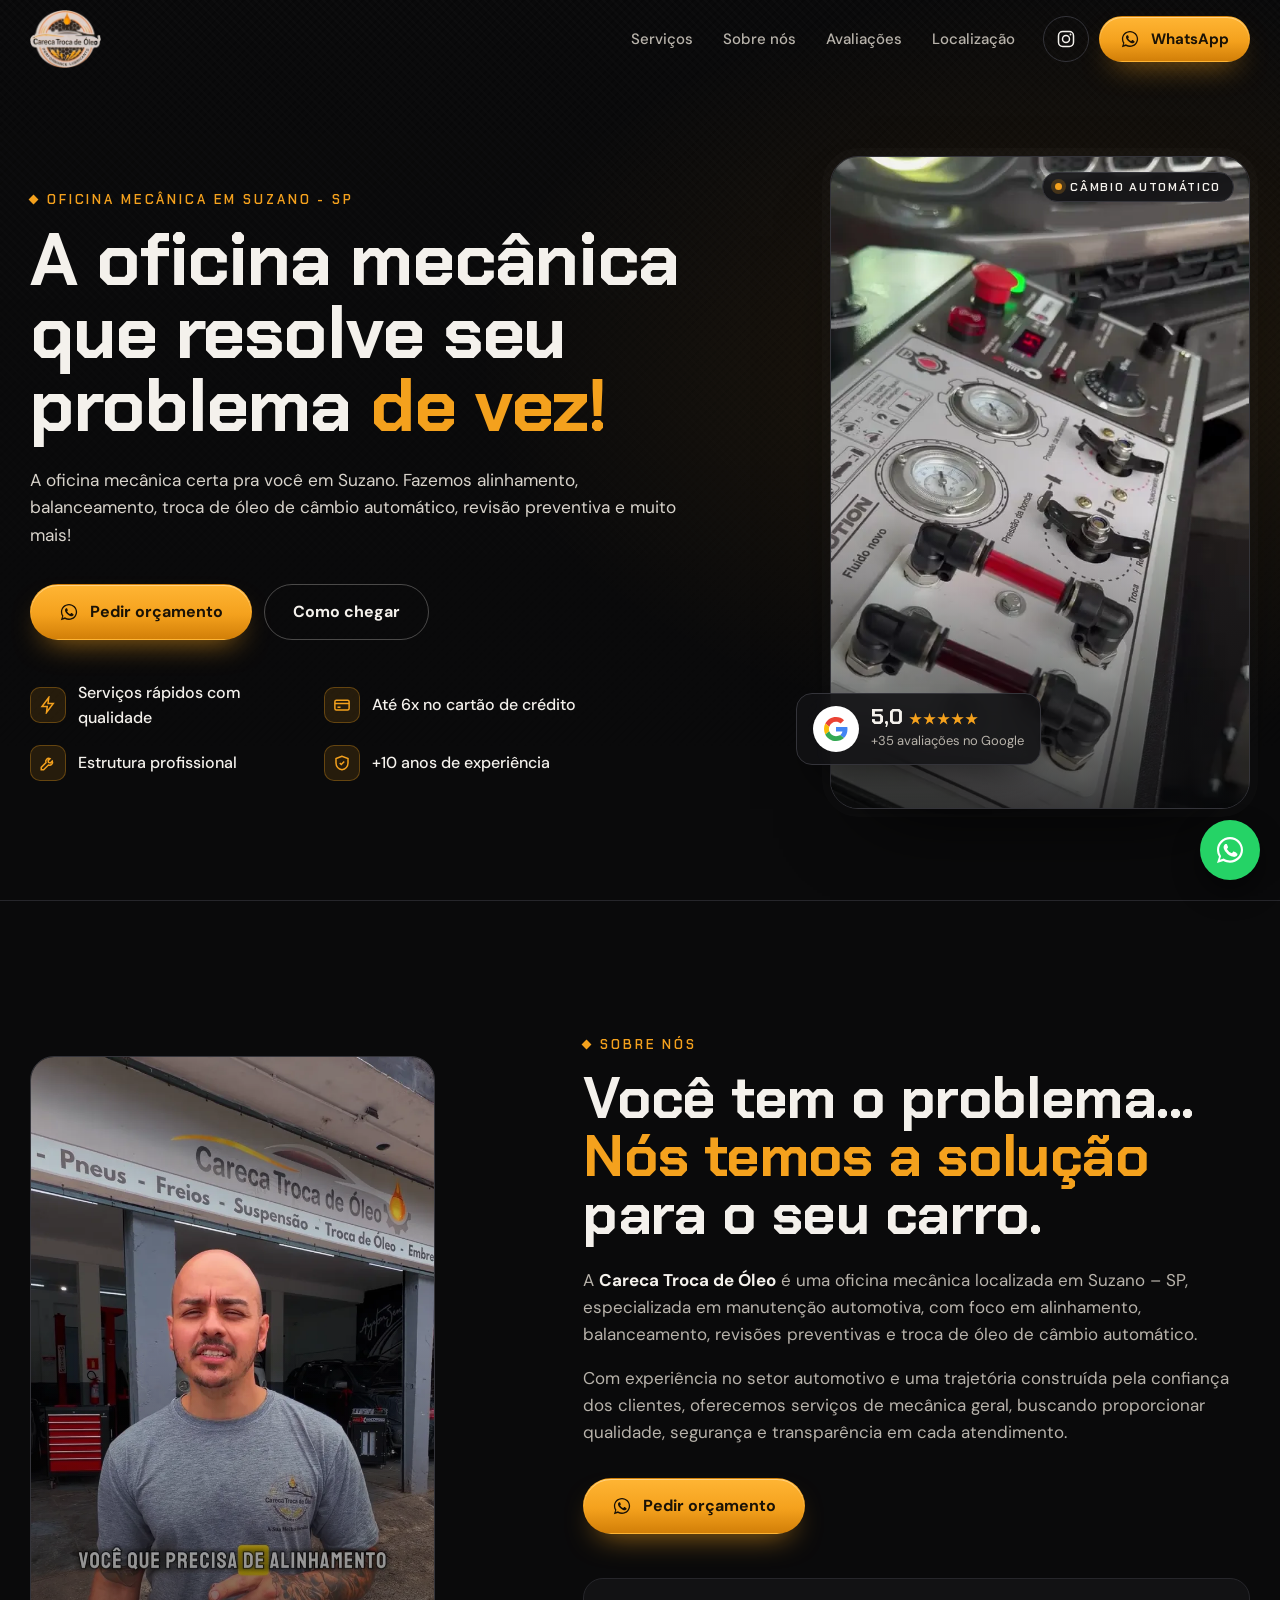
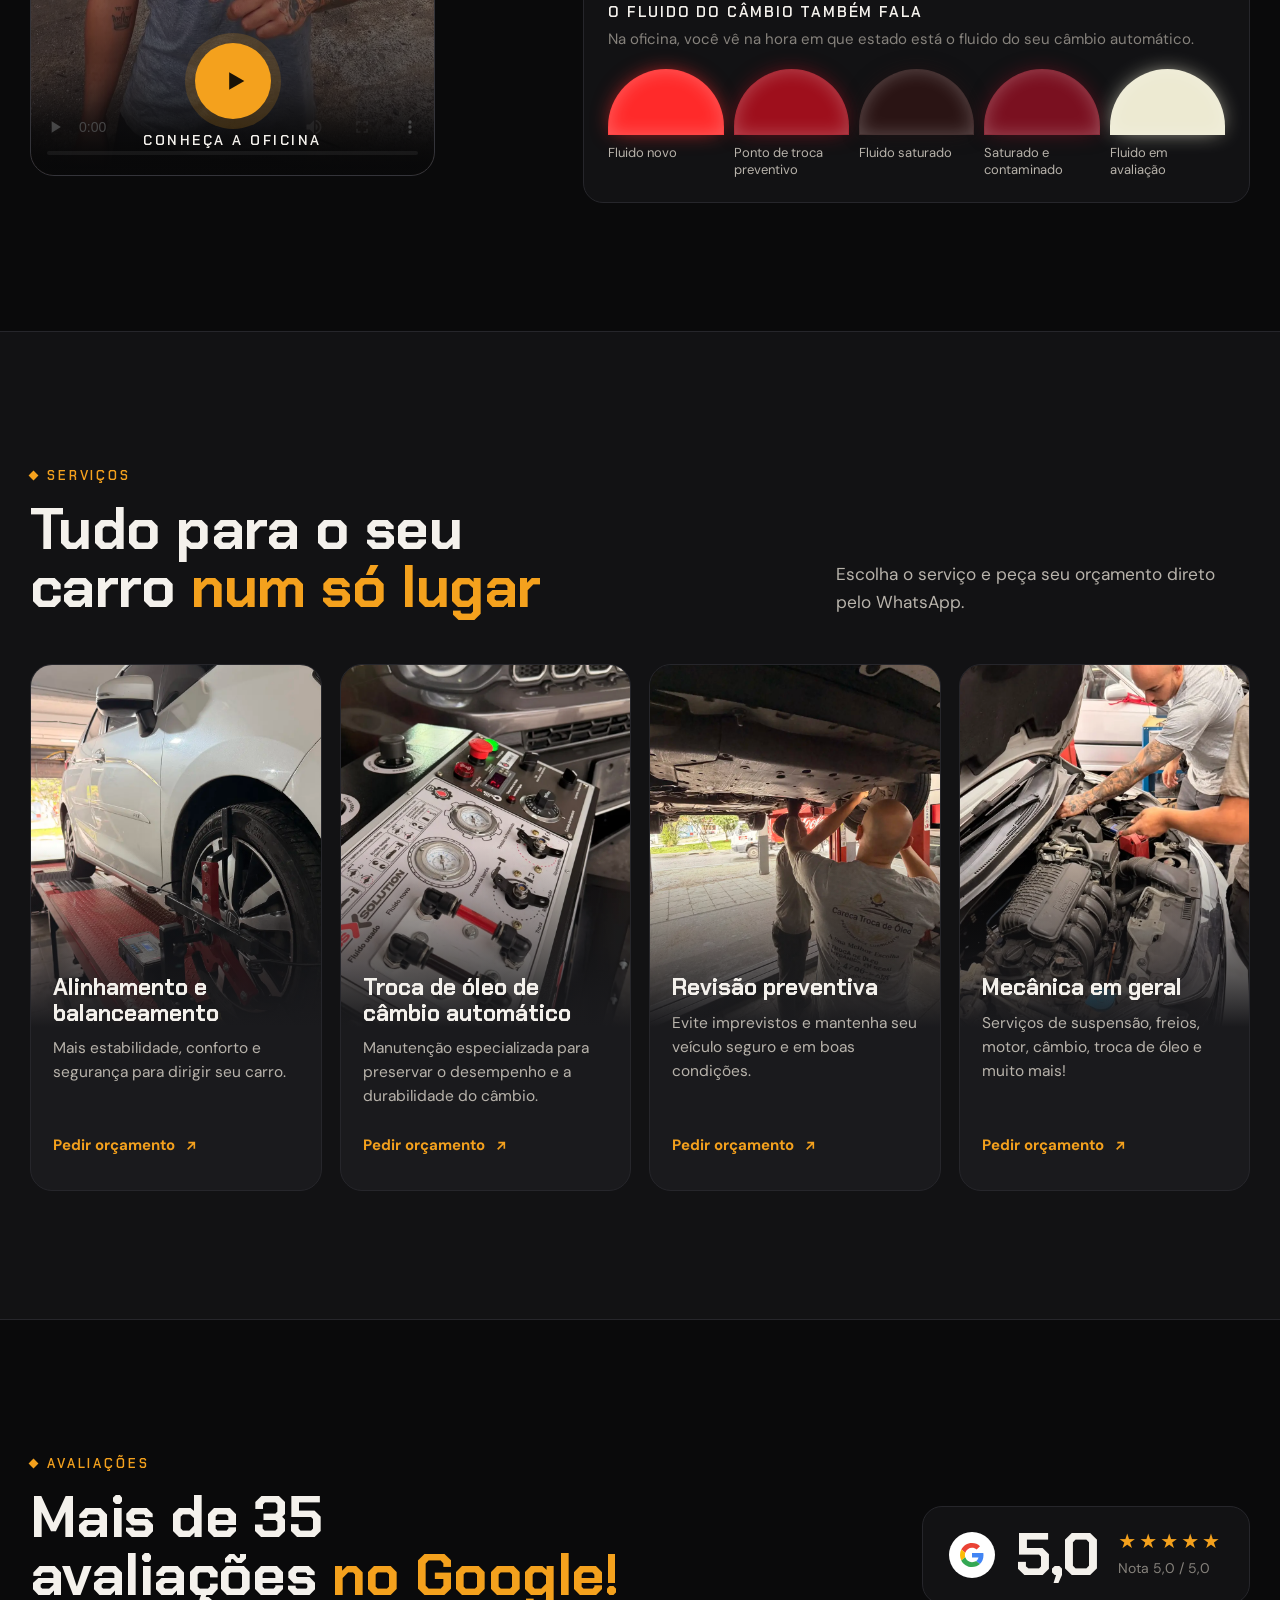
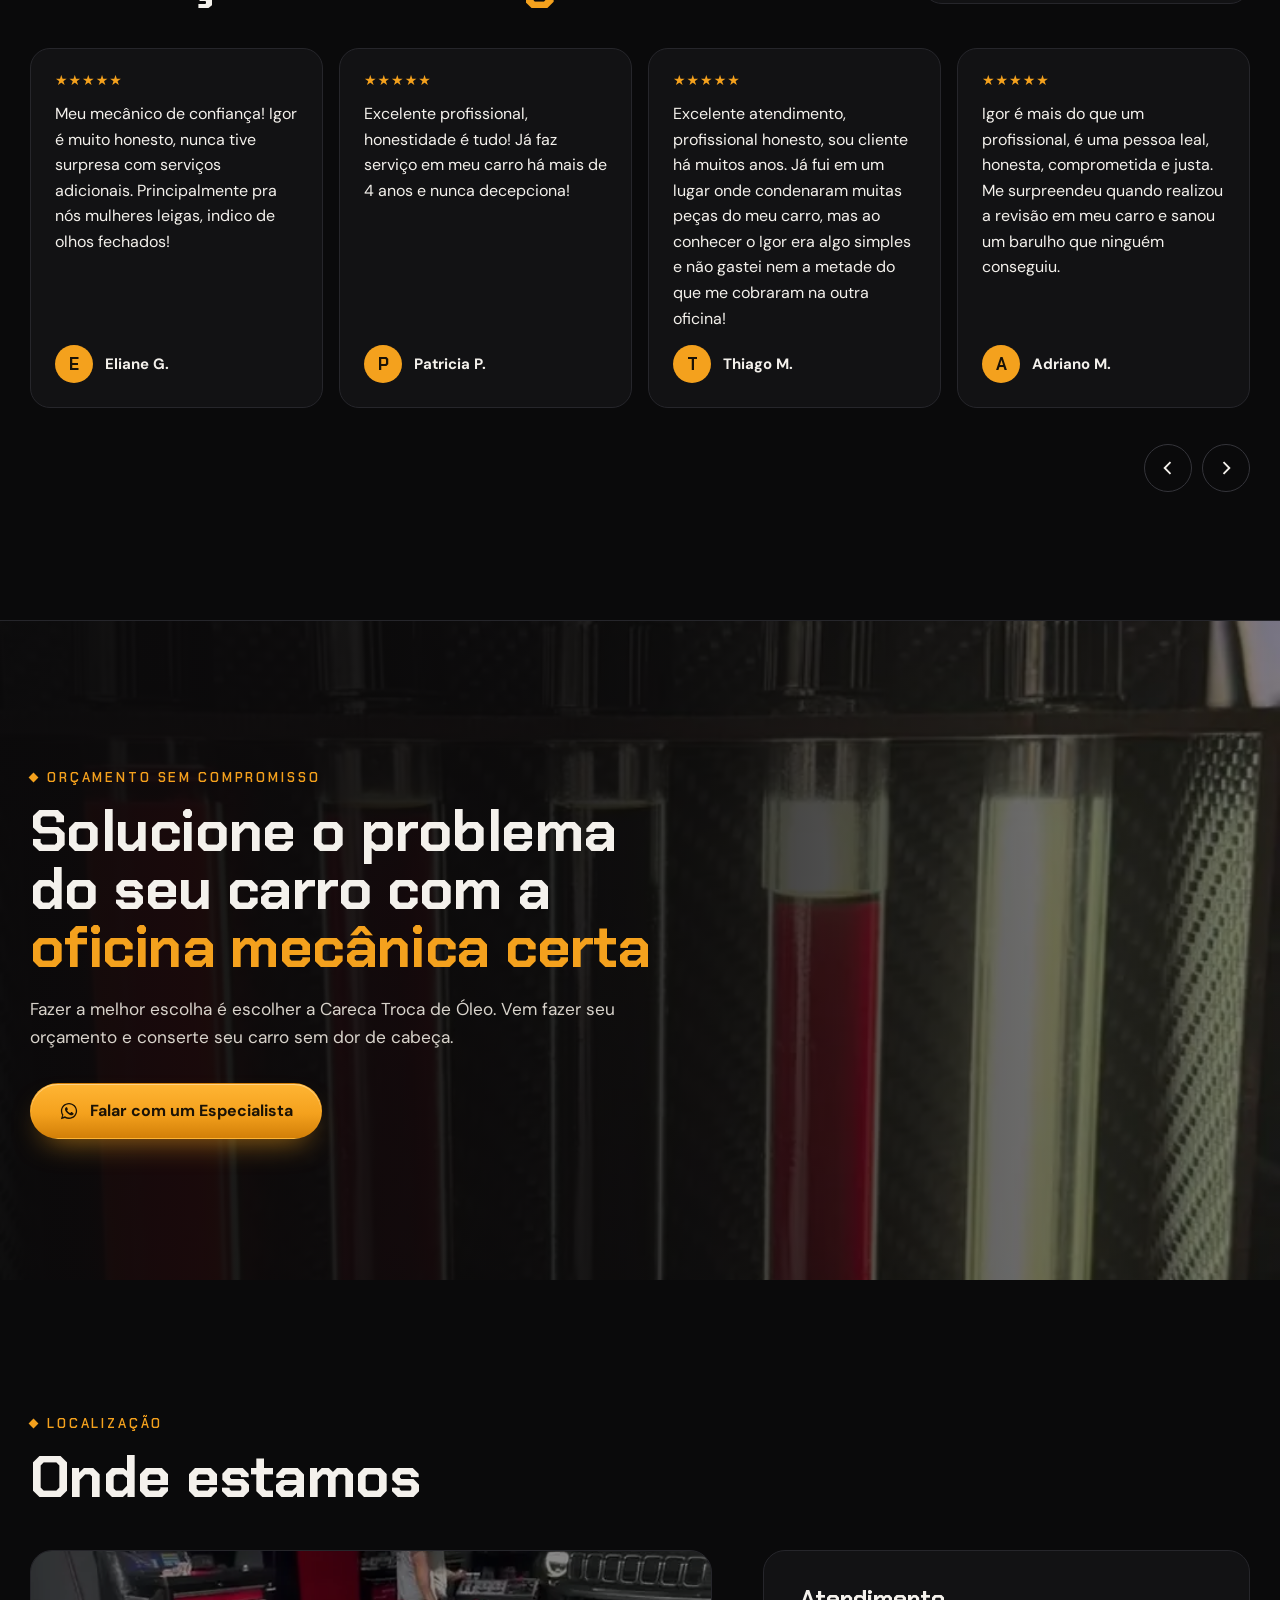
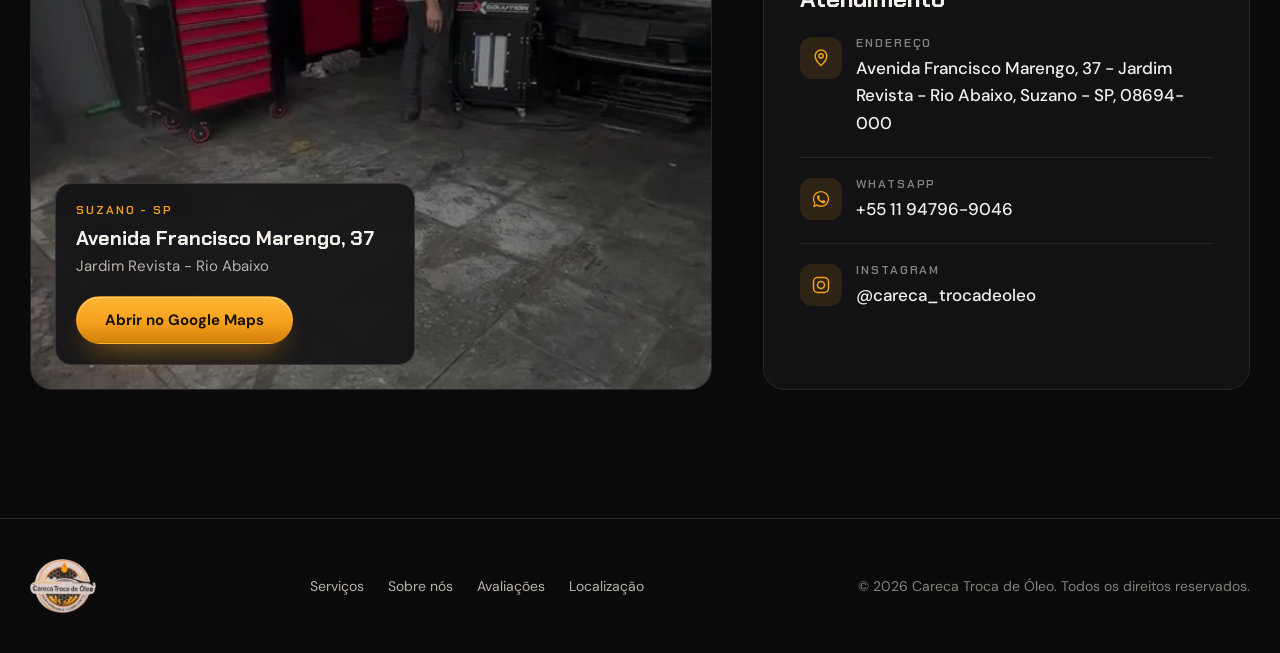
<file: careca-troca-de-oleo/index.html>
<!doctype html>
<html lang="pt-BR">
<head>
<meta charset="utf-8">
<meta name="viewport" content="width=device-width,initial-scale=1,viewport-fit=cover">
<title>Careca Troca de Óleo | Oficina mecânica em Suzano - SP</title>
<meta name="claude:viewport-fit-sides" content="cover">
<meta name="description" content="Oficina mecânica em Suzano - SP: alinhamento e balanceamento, troca de óleo de câmbio automático, revisão preventiva e mecânica geral. Até 6x no cartão. Peça seu orçamento pelo WhatsApp.">
<meta name="keywords" content="oficina mecânica em Suzano, alinhamento e balanceamento, troca de óleo de câmbio automático, revisão preventiva automotiva, mecânica geral, manutenção de suspensão e freios, troca de óleo automotiva">
<meta name="theme-color" content="#0A0A0B">
<meta property="og:type" content="website">
<meta property="og:title" content="Careca Troca de Óleo | A oficina mecânica que resolve seu problema de vez">
<meta property="og:description" content="Alinhamento, balanceamento, troca de óleo de câmbio automático, revisão preventiva e mecânica geral em Suzano - SP.">
<meta property="og:image" content="img/maquina-cambio.webp">
<meta property="og:locale" content="pt_BR">
<link rel="icon" href="img/favicon.png" type="image/png">
<link rel="preconnect" href="https://fonts.googleapis.com">
<link rel="preconnect" href="https://fonts.gstatic.com" crossorigin>
<link rel="stylesheet" href="https://fonts.googleapis.com/css2?family=Chakra+Petch:wght@500;600;700&family=DM+Sans:opsz,wght@9..40,400;9..40,500;9..40,700&display=swap">
<!-- Google Tag Manager (código do cliente) -->
<script async src="https://www.googletagmanager.com/gtm.js?id=GTM-P7F8WNK6"></script>
<script>
  window.dataLayer = window.dataLayer || [];
  function gtag(){dataLayer.push(arguments);}
  gtag('js', new Date());
</script>
<script type="application/ld+json">
{"@context":"https://schema.org","@type":"AutoRepair","name":"Careca Troca de Óleo","telephone":"+55 11 94796-9046","address":{"@type":"PostalAddress","streetAddress":"Avenida Francisco Marengo, 37 - Jardim Revista","addressLocality":"Suzano","addressRegion":"SP","postalCode":"08694-000","addressCountry":"BR"},"aggregateRating":{"@type":"AggregateRating","ratingValue":"5.0","reviewCount":"35"},"sameAs":["https://www.instagram.com/careca_trocadeoleo/"]}
</script>
<style>
/* Carbon-black workshop, the logo's amber oil drop as the single accent; ATF red appears only in the fluid scale. */
:root{
--bg:#0A0A0B;--bg-2:#121214;--bg-3:#1A1A1D;--line:#26262B;--line-2:#34343A;
--fg:#F4F1EC;--fg-2:#B8B3AB;--fg-3:#86827C;
--amber:#F4A11D;--amber-2:#D27F08;--amber-ink:#1A1206;
--wa:#25D366;
--f-d:"Chakra Petch","Arial Narrow",Arial,sans-serif;
--f-t:"DM Sans",system-ui,-apple-system,"Segoe UI",Roboto,sans-serif;
--wrap:1220px;--gl:max(20px,env(safe-area-inset-left,0px));--gr:max(20px,env(safe-area-inset-right,0px));
--sec:clamp(80px,10vw,136px);--ease:cubic-bezier(.2,.7,.2,1);--hdr:78px;
color-scheme:dark}
*{box-sizing:border-box}
html{scroll-behavior:smooth;scroll-padding-top:var(--hdr)}
body{margin:0;background:var(--bg);color:var(--fg);font:400 17px/1.6 var(--f-t);-webkit-font-smoothing:antialiased}
body::before{content:"";position:fixed;inset:0 0 auto;height:env(safe-area-inset-top,0px);z-index:60;background:var(--bg)}
img,video{max-width:100%;display:block}
a{color:inherit}
:focus-visible{outline:2px solid var(--amber);outline-offset:3px}
.wrap{max-width:calc(var(--wrap) + 40px);margin:0 auto;padding-left:var(--gl);padding-right:var(--gr)}
.skip{position:absolute;left:12px;top:-60px;z-index:100;background:var(--amber);color:var(--amber-ink);padding:10px 16px;font-weight:700}
.skip:focus{top:12px}
.tag{display:inline-flex;align-items:center;gap:10px;margin:0 0 18px;font:600 13px/1 var(--f-d);letter-spacing:.22em;text-transform:uppercase;color:var(--amber)}
.tag::before{content:"";width:7px;height:7px;background:var(--amber);transform:rotate(45deg)}
.h2{margin:0;font:700 clamp(34px,4.6vw,58px)/1 var(--f-d);letter-spacing:-.01em;text-wrap:balance}
.h2 em{font-style:normal;color:var(--amber)}
.lead{margin:0;font-size:clamp(17px,1.35vw,19px);color:var(--fg-2);max-width:58ch}
/* buttons */
.btn{display:inline-flex;align-items:center;justify-content:center;gap:11px;min-height:56px;padding:0 28px;border-radius:999px;border:1.5px solid transparent;cursor:pointer;text-decoration:none;white-space:nowrap;font:700 16px/1 var(--f-t);color:var(--amber-ink);background:linear-gradient(180deg,#FFB534,var(--amber) 55%,var(--amber-2));box-shadow:inset 0 1px 0 rgba(255,255,255,.4),0 14px 30px -14px rgba(244,161,29,.7);transition:transform .22s var(--ease),box-shadow .22s,background .22s,color .22s,border-color .22s}
.btn:hover{transform:translateY(-2px);box-shadow:inset 0 1px 0 rgba(255,255,255,.4),0 20px 36px -14px rgba(244,161,29,.8)}
.btn:active{transform:translateY(0) scale(.98)}
.btn svg{width:20px;height:20px;flex:none}
.btn--ghost{background:transparent;color:var(--fg);border-color:rgba(244,241,236,.28);box-shadow:none}
.btn--ghost:hover{background:var(--fg);color:var(--bg);border-color:var(--fg);box-shadow:none}
.link{display:inline-flex;align-items:center;gap:8px;min-height:44px;font:700 15px/1 var(--f-t);text-decoration:none;color:var(--amber);background:linear-gradient(currentColor,currentColor) left 76%/0 1.5px no-repeat;transition:background-size .25s var(--ease)}
.link:hover{background-size:100% 1.5px}
.link svg{width:16px;height:16px;transition:transform .2s var(--ease)}
.link:hover svg{transform:translate(3px,-3px)}
/* header */
.top{position:fixed;inset:0 0 auto;top:env(safe-area-inset-top,0px);z-index:50;border-bottom:1px solid transparent;transition:background .3s,border-color .3s}
.top.solid{background:rgba(10,10,11,.9);backdrop-filter:blur(12px);-webkit-backdrop-filter:blur(12px);border-color:var(--line)}
.top .wrap{height:var(--hdr);display:flex;align-items:center;gap:28px}
.brand{display:flex;align-items:center;flex:none}
.brand img{height:58px;width:auto}
.nav{display:flex;gap:30px;margin-left:auto}
.nav a{font:500 15px/1 var(--f-t);text-decoration:none;color:var(--fg-2);padding:8px 0;background:linear-gradient(var(--amber),var(--amber)) left bottom/0 1.5px no-repeat;transition:background-size .25s var(--ease),color .2s}
.nav a:hover{color:var(--fg);background-size:100% 1.5px}
.top__cta{display:flex;align-items:center;gap:10px}
.icon-btn{width:46px;height:46px;border-radius:50%;display:grid;place-items:center;border:1px solid var(--line-2);color:var(--fg);transition:border-color .2s,transform .2s}
.icon-btn:hover{border-color:var(--amber);transform:translateY(-2px)}
.icon-btn svg{width:20px;height:20px}
.top .btn{min-height:46px;padding:0 20px;font-size:15px}
.menu-btn{display:none;width:46px;height:46px;border-radius:50%;background:none;border:1px solid var(--line-2);cursor:pointer}
.menu-btn span{display:block;width:18px;height:2px;background:var(--fg);margin:4px auto;transition:transform .2s}
.menu-btn[aria-expanded="true"] span:first-child{transform:translateY(3px) rotate(45deg)}
.menu-btn[aria-expanded="true"] span:last-child{transform:translateY(-3px) rotate(-45deg)}
.mmenu{display:none}
/* hero */
.hero{position:relative;padding-top:var(--hdr);overflow:hidden;isolation:isolate;background:radial-gradient(80% 70% at 85% 40%,rgba(244,161,29,.10),transparent 60%),var(--bg)}
.hero::before{content:"";position:absolute;inset:0;z-index:-1;opacity:.35;background-image:repeating-linear-gradient(45deg,rgba(255,255,255,.035) 0 2px,transparent 2px 6px),repeating-linear-gradient(-45deg,rgba(0,0,0,.35) 0 2px,transparent 2px 6px);mask-image:linear-gradient(180deg,#000,transparent 85%);-webkit-mask-image:linear-gradient(180deg,#000,transparent 85%)}
.hero__grid{display:grid;grid-template-columns:minmax(0,1.15fr) minmax(0,.85fr);gap:clamp(36px,5vw,80px);align-items:center;padding-block:clamp(40px,6vw,84px) clamp(56px,7vw,96px);min-height:calc(100svh - var(--hdr));max-height:940px}
.hero h1{margin:0;font:700 clamp(44px,5.8vw,82px)/.98 var(--f-d);letter-spacing:-.015em;text-wrap:balance}
.hero h1 em{font-style:normal;color:var(--amber)}
.hero .lead{margin-top:24px;color:#D8D3CB}
.hero__cta{display:flex;flex-wrap:wrap;gap:12px;margin-top:34px}
.perks{list-style:none;padding:0;margin:40px 0 0;display:grid;grid-template-columns:repeat(2,minmax(0,1fr));gap:14px 28px;max-width:560px}
.perks li{display:flex;align-items:center;gap:12px;font-weight:500;font-size:16px;color:var(--fg)}
.perks i{flex:none;display:grid;place-items:center;width:36px;height:36px;border-radius:10px;background:rgba(244,161,29,.12);border:1px solid rgba(244,161,29,.3);color:var(--amber)}
.perks svg{width:18px;height:18px}
.hero__media{position:relative;justify-self:end;width:min(100%,420px)}
.hero__frame{position:relative;aspect-ratio:9/14;border-radius:28px;overflow:hidden;border:1px solid var(--line-2);box-shadow:0 40px 80px -40px rgba(0,0,0,.9),0 0 0 8px rgba(255,255,255,.02)}
.hero__frame video,.hero__frame img{width:100%;height:100%;object-fit:cover}
.hero__frame::after{content:"";position:absolute;inset:0;background:linear-gradient(180deg,transparent 55%,rgba(10,10,11,.75))}
.chip{position:absolute;display:flex;align-items:center;gap:12px;padding:12px 16px;border-radius:16px;background:rgba(18,18,20,.88);backdrop-filter:blur(10px);-webkit-backdrop-filter:blur(10px);border:1px solid var(--line-2);box-shadow:0 20px 40px -20px rgba(0,0,0,.8)}
.chip--rating{left:-34px;bottom:44px}
.chip b{display:block;font:700 22px/1 var(--f-d)}
.chip span{display:block;font-size:13px;color:var(--fg-2);margin-top:3px}
.stars{color:var(--amber);letter-spacing:1px;font-size:14px;line-height:1}
.chip--live{right:16px;top:16px;padding:8px 12px;border-radius:999px;font:600 12px/1 var(--f-d);letter-spacing:.14em;text-transform:uppercase;gap:8px}
.chip--live::before{content:"";width:7px;height:7px;border-radius:50%;background:var(--amber);box-shadow:0 0 0 4px rgba(244,161,29,.2);animation:pulse 2.4s ease-in-out infinite}
@keyframes pulse{50%{box-shadow:0 0 0 7px rgba(244,161,29,0)}}
[data-enter]{animation:up .8s var(--ease) both}
[data-enter="2"]{animation-delay:.08s}[data-enter="3"]{animation-delay:.16s}[data-enter="4"]{animation-delay:.24s}[data-enter="5"]{animation-delay:.32s}
@keyframes up{from{opacity:0;transform:translateY(18px)}to{opacity:1;transform:none}}
/* about */
.about{padding-block:var(--sec);border-top:1px solid var(--line)}
.about__grid{display:grid;grid-template-columns:minmax(0,5fr) minmax(0,7fr);gap:clamp(40px,6vw,96px);align-items:center}
.player{position:relative;aspect-ratio:9/16;max-height:720px;border-radius:24px;overflow:hidden;background:var(--bg-3);border:1px solid var(--line-2);margin:0}
.player video{width:100%;height:100%;object-fit:cover}
.player__play{position:absolute;inset:0;display:flex;flex-direction:column;align-items:center;justify-content:flex-end;gap:14px;padding:28px;border:0;cursor:pointer;color:var(--fg);background:linear-gradient(180deg,rgba(10,10,11,0) 40%,rgba(10,10,11,.85));font:600 14px/1 var(--f-d);letter-spacing:.18em;text-transform:uppercase}
.player__play i{display:grid;place-items:center;width:76px;height:76px;border-radius:50%;background:var(--amber);color:var(--amber-ink);box-shadow:0 0 0 10px rgba(244,161,29,.18);transition:transform .25s var(--ease)}
.player__play:hover i{transform:scale(1.06)}
.player__play svg{width:28px;height:28px;margin-left:4px}
.player.playing .player__play{display:none}
.about__text{margin-top:24px;display:grid;gap:16px;color:var(--fg-2);max-width:60ch}
.about__text p{margin:0}
.about__text strong{color:var(--fg);font-weight:700}
.about .btn{margin-top:32px}
.scale{margin-top:44px;padding:24px;border-radius:20px;background:var(--bg-2);border:1px solid var(--line)}
.scale h3{margin:0 0 4px;font:600 15px/1.3 var(--f-d);letter-spacing:.12em;text-transform:uppercase}
.scale p{margin:0 0 18px;font-size:15px;color:var(--fg-3)}
.scale ol{list-style:none;margin:0;padding:0;display:grid;grid-template-columns:repeat(5,minmax(0,1fr));gap:10px}
.scale li{display:flex;flex-direction:column;gap:10px;font-size:13px;line-height:1.3;color:var(--fg-2)}
.scale li::before{content:"";height:64px;border-radius:999px 999px 10px 10px;background:var(--c);box-shadow:inset 0 0 18px rgba(255,255,255,.25),0 0 22px -6px var(--c);border:1px solid rgba(255,255,255,.12)}
/* services */
.services{padding-block:var(--sec);background:var(--bg-2);border-block:1px solid var(--line)}
.services__head{display:flex;justify-content:space-between;align-items:end;gap:32px;margin-bottom:48px}
.cards{display:grid;grid-template-columns:repeat(4,minmax(0,1fr));gap:18px}
.card{position:relative;display:flex;flex-direction:column;border-radius:22px;overflow:hidden;background:var(--bg-3);border:1px solid var(--line);transition:transform .25s var(--ease),border-color .25s}
.card:hover{transform:translateY(-3px);border-color:rgba(244,161,29,.45)}
.card figure{margin:0;aspect-ratio:4/5;overflow:hidden;position:relative}
.card figure::after{content:"";position:absolute;inset:0;background:linear-gradient(180deg,transparent 50%,rgba(26,26,29,1))}
.card img{width:100%;height:100%;object-fit:cover;transition:transform .7s var(--ease)}
.card:hover img{transform:scale(1.03)}
.card__body{display:flex;flex-direction:column;flex:1;padding:4px 22px 22px;margin-top:-56px;position:relative}
.card h3{margin:0;font:700 23px/1.1 var(--f-d)}
.card p{margin:10px 0 16px;color:var(--fg-2);font-size:15.5px;line-height:1.55;flex:1}
/* reviews */
.reviews{padding-block:var(--sec)}
.reviews__head{display:grid;grid-template-columns:minmax(0,1fr) auto;gap:32px;align-items:end;margin-bottom:44px}
.score{display:flex;align-items:center;gap:20px;padding:20px 26px;border-radius:20px;background:var(--bg-2);border:1px solid var(--line)}
.score b{font:700 60px/.9 var(--f-d);letter-spacing:-.02em}
.score .stars{font-size:20px;letter-spacing:3px}
.score span{display:block;margin-top:6px;font-size:14px;color:var(--fg-3)}
.g{display:grid;place-items:center;width:46px;height:46px;border-radius:50%;background:#fff;flex:none}
.g svg{width:24px;height:24px;display:block}
.chip .g,.score .g{display:grid;place-items:center;margin:0;padding:0}
.chip .stars{color:var(--amber);font-size:14px;margin:0}
.track{display:flex;gap:16px;overflow-x:auto;scroll-snap-type:x mandatory;scrollbar-width:none;padding-bottom:4px}
.track::-webkit-scrollbar{display:none}
.rev{flex:0 0 calc((100% - 48px)/4);scroll-snap-align:start;border-radius:20px;overflow:hidden;background:var(--bg-2);border:1px solid var(--line);display:flex;flex-direction:column;gap:14px;padding:24px}
.rev figure{margin:-24px -24px 0;aspect-ratio:3/4;overflow:hidden}
.rev figure img{width:100%;height:100%;object-fit:cover}
.rev p{margin:0;font-size:16px;flex:1}
.rev footer{display:flex;align-items:center;gap:12px;font-weight:700;font-size:15px}
.rev footer i{display:grid;place-items:center;width:38px;height:38px;border-radius:50%;background:var(--amber);color:var(--amber-ink);font:700 17px/1 var(--f-d);font-style:normal}
.reviews__foot{display:flex;justify-content:flex-end;align-items:center;gap:20px;margin-top:32px}
.rail-nav{display:flex;gap:10px}
.rail-nav button{width:48px;height:48px;border-radius:50%;border:1px solid var(--line-2);background:transparent;color:var(--fg);cursor:pointer;display:grid;place-items:center;transition:background .2s,color .2s,border-color .2s}
.rail-nav button:hover{background:var(--fg);color:var(--bg);border-color:var(--fg)}
.rail-nav svg{width:20px;height:20px}
/* final cta */
.final{position:relative;isolation:isolate;overflow:hidden;padding-block:clamp(90px,11vw,150px);border-top:1px solid var(--line)}
.final__bg{position:absolute;inset:0;z-index:-2}
.final__bg img{width:100%;height:100%;object-fit:cover;object-position:50% 45%}
.final::after{content:"";position:absolute;inset:0;z-index:-1;background:linear-gradient(90deg,rgba(10,10,11,.97) 0%,rgba(10,10,11,.88) 45%,rgba(10,10,11,.45) 100%)}
.final__in{max-width:640px}
.final .lead{margin-top:20px;color:#D8D3CB}
.final .btn{margin-top:32px}
/* location */
.loc{padding-block:var(--sec)}
.loc__grid{display:grid;grid-template-columns:minmax(0,7fr) minmax(0,5fr);gap:clamp(28px,4vw,56px);margin-top:44px}
.map{position:relative;min-height:440px;border-radius:22px;overflow:hidden;background:var(--bg-3);border:1px solid var(--line)}
.map iframe{position:absolute;inset:0;width:100%;height:100%;border:0;z-index:2;filter:grayscale(.35) contrast(1.05)}
.map__fallback{position:absolute;inset:0}
.map__fallback img{width:100%;height:100%;object-fit:cover;object-position:50% 55%;filter:brightness(.55)}
.map__card{position:absolute;left:24px;right:24px;bottom:24px;display:flex;flex-direction:column;gap:4px;max-width:360px;padding:20px;border-radius:16px;background:rgba(18,18,20,.9);backdrop-filter:blur(8px);-webkit-backdrop-filter:blur(8px);border:1px solid var(--line-2)}
.map__card small{font:600 12px/1 var(--f-d);letter-spacing:.16em;text-transform:uppercase;color:var(--amber)}
.map__card b{font:700 20px/1.2 var(--f-d);margin-top:6px}
.map__card span{color:var(--fg-2);font-size:15px}
.map__card .btn{margin-top:14px;align-self:flex-start;min-height:48px;font-size:15px}
.service{padding:clamp(24px,3vw,36px);border-radius:22px;background:var(--bg-2);border:1px solid var(--line)}
.service h3{margin:0 0 6px;font:700 24px/1 var(--f-d)}
.service ul{list-style:none;margin:0;padding:0}
.service li{display:grid;grid-template-columns:42px minmax(0,1fr);gap:14px;padding:20px 0;border-bottom:1px solid var(--line);align-items:start}
.service li:last-child{border-bottom:0}
.service li>i{display:grid;place-items:center;width:42px;height:42px;border-radius:12px;background:rgba(244,161,29,.12);color:var(--amber)}
.service li svg{width:20px;height:20px}
.service small{display:block;margin-bottom:6px;font:600 12px/1 var(--f-d);letter-spacing:.16em;text-transform:uppercase;color:var(--fg-3)}
.service a{font-weight:500;text-decoration:none;background:linear-gradient(currentColor,currentColor) left bottom/0 1px no-repeat;transition:background-size .25s var(--ease),color .2s}
.service a:hover{background-size:100% 1px;color:var(--amber)}
/* footer */
.foot{border-top:1px solid var(--line);padding-block:40px;color:var(--fg-3);font-size:14px}
.foot .wrap{display:flex;justify-content:space-between;align-items:center;gap:20px;flex-wrap:wrap}
.foot img{height:54px;width:auto}
.foot nav{display:flex;gap:6px 24px;flex-wrap:wrap}
.foot nav a{color:var(--fg-2);text-decoration:none;min-height:44px;display:inline-flex;align-items:center}
.foot nav a:hover{color:var(--amber)}
.wa-float{position:fixed;right:calc(20px + env(safe-area-inset-right,0px));bottom:calc(20px + env(safe-area-inset-bottom,0px));z-index:70;width:60px;height:60px;border-radius:50%;background:var(--wa);display:grid;place-items:center;box-shadow:0 12px 28px rgba(0,0,0,.45);transition:transform .2s var(--ease)}
.wa-float:hover{transform:translateY(-3px) scale(1.04)}
.wa-float svg{width:32px;height:32px}
@media (max-width:1100px){
.nav,.top__cta .icon-btn,.top .btn-label{display:none}
.top__cta{margin-left:auto}
.top .btn{width:46px;padding:0}
.menu-btn{display:block}
.mmenu{position:fixed;inset:0;top:calc(var(--hdr) + env(safe-area-inset-top,0px));z-index:49;background:var(--bg);padding:12px var(--gr) 40px var(--gl);flex-direction:column}
.mmenu.open{display:flex}
.mmenu a:not(.btn){color:var(--fg);text-decoration:none;font:600 16px/1.2 var(--f-d);letter-spacing:.14em;text-transform:uppercase;padding:18px 0;border-bottom:1px solid var(--line)}
.mmenu .btn{margin-top:24px}
.cards{grid-template-columns:repeat(2,minmax(0,1fr))}
.rev{flex-basis:calc((100% - 32px)/3)}
}
@media (max-width:900px){
.hero__grid{grid-template-columns:1fr;min-height:0;max-height:none}
.hero__media{justify-self:center;width:min(100%,380px)}
.chip--rating{left:-12px}
.about__grid,.loc__grid{grid-template-columns:1fr}
.player{max-width:420px;margin:0 auto;width:100%}
.services__head{flex-direction:column;align-items:flex-start}
.reviews__head{grid-template-columns:1fr}
.rev{flex-basis:calc((100% - 16px)/2)}
}
@media (max-width:640px){
:root{--hdr:68px}
body{font-size:16px}
.brand img{height:48px}
/* mobile hero: the video becomes the full background */
.hero{min-height:100svh;display:flex;align-items:center}
.hero__grid{position:static;padding-block:24px 36px;text-align:center}
.hero__media{position:absolute;inset:0;z-index:-1;width:auto;justify-self:auto}
.hero__frame{position:absolute;inset:0;aspect-ratio:auto;border:0;border-radius:0;box-shadow:none}
.hero__frame::after{background:linear-gradient(180deg,rgba(10,10,11,.78),rgba(10,10,11,.86) 50%,rgba(10,10,11,.96))}
.chip{display:none}
.hero h1{font-size:clamp(36px,10.4vw,46px)}
.hero .lead{margin:16px auto 0;font-size:16px}
.tag{justify-content:center}
.hero__cta{justify-content:center;margin-top:24px;gap:10px}
.hero__cta .btn{width:100%;min-height:52px}
.perks{margin:26px auto 0;gap:12px 14px;text-align:left}
.perks li{font-size:14px;gap:9px}
.perks i{width:30px;height:30px;border-radius:8px}
.perks svg{width:15px;height:15px}
.about__grid>div:last-child,.services__head,.reviews__head>div:first-child,.final__in,.loc .wrap>.tag,.loc .h2{text-align:center}
.lead,.about__text{margin-left:auto;margin-right:auto}
.services__head{align-items:center}
.about .btn,.final .btn{width:100%}
.scale ol{grid-template-columns:repeat(5,minmax(0,1fr));gap:6px}
.scale li{font-size:11px}
.scale li::before{height:52px}
.scale{text-align:left}
.cards{grid-template-columns:1fr}
.card figure{aspect-ratio:16/11}
.rev{flex-basis:80%}
.score{justify-content:center}
.reviews__foot{justify-content:center}
.final::after{background:linear-gradient(180deg,rgba(10,10,11,.86),rgba(10,10,11,.92))}
.loc .wrap>.tag{display:flex}
.map{min-height:320px}
.foot .wrap{flex-direction:column;text-align:center}
.foot nav{justify-content:center}
.wa-float{width:56px;height:56px}
}
@media (max-width:640px) and (max-height:700px){.hero .tag{display:none}.perks{display:none}}
@media (prefers-reduced-motion:reduce){*,*::before,*::after{animation:none!important;transition:none!important;scroll-behavior:auto!important}}
</style>
</head>
<body>
<a class="skip" href="#conteudo">Pular para o conteúdo</a>
<svg width="0" height="0" style="position:absolute" aria-hidden="true"><defs>
<path id="wa" d="M16 3C8.8 3 3 8.7 3 15.8c0 2.5.7 4.9 2 7L3 29l6.4-2c2 1.1 4.3 1.7 6.6 1.7 7.2 0 13-5.7 13-12.8S23.2 3 16 3Zm0 23.4c-2.1 0-4.1-.6-5.9-1.6l-.4-.3-3.8 1.2 1.2-3.7-.3-.4a10.4 10.4 0 0 1-1.7-5.8C5.1 10 10 5.2 16 5.2S26.9 10 26.9 15.8 22 26.4 16 26.4Zm6-7.8c-.3-.2-1.9-1-2.2-1-.3-.1-.5-.2-.7.2l-1 1.2c-.2.2-.4.2-.7.1a8.8 8.8 0 0 1-4.4-3.8c-.3-.6.3-.5 1-1.8.1-.2 0-.4 0-.6l-1-2.4c-.3-.6-.5-.5-.7-.5h-.6c-.2 0-.6.1-.9.4-.3.3-1.2 1.2-1.2 2.9s1.2 3.3 1.4 3.6c.2.2 2.4 3.7 5.9 5.1 2.2.9 3 1 4.1.8.7-.1 1.9-.8 2.2-1.5.3-.8.3-1.4.2-1.5l-.6-.3Z"/>
<path id="arr" d="M7 17 17 7M8 7h9v9"/>
</defs></svg>
<header class="top" id="top">
<div class="wrap">
<a class="brand" href="#inicio" aria-label="Careca Troca de Óleo, início"><img src="img/logo.png" alt="Careca Troca de Óleo" width="300" height="246"></a>
<nav class="nav" aria-label="Principal"><a href="#servicos">Serviços</a><a href="#sobre">Sobre nós</a><a href="#avaliacoes">Avaliações</a><a href="#localizacao">Localização</a></nav>
<div class="top__cta">
<a class="icon-btn" href="https://www.instagram.com/careca_trocadeoleo/" target="_blank" rel="noopener" aria-label="Instagram da Careca Troca de Óleo"><svg viewBox="0 0 24 24" fill="none" stroke="currentColor" stroke-width="1.8" aria-hidden="true"><rect x="3" y="3" width="18" height="18" rx="5"/><circle cx="12" cy="12" r="4.2"/><circle cx="17.4" cy="6.6" r="1.1" fill="currentColor" stroke="none"/></svg></a>
<a class="btn" data-wa="geral" href="#" target="_blank" rel="noopener" aria-label="Falar no WhatsApp"><svg viewBox="0 0 32 32" fill="currentColor" aria-hidden="true"><use href="#wa"/></svg><span class="btn-label">WhatsApp</span></a>
<button class="menu-btn" type="button" aria-expanded="false" aria-controls="mmenu" aria-label="Abrir menu"><span></span><span></span></button>
</div>
</div>
</header>
<nav class="mmenu" id="mmenu" aria-label="Menu"><a href="#servicos">Serviços</a><a href="#sobre">Sobre nós</a><a href="#avaliacoes">Avaliações</a><a href="#localizacao">Localização</a><a href="https://www.instagram.com/careca_trocadeoleo/" target="_blank" rel="noopener">Instagram</a><a class="btn" data-wa="geral" href="#" target="_blank" rel="noopener">Pedir orçamento</a></nav>

<main id="conteudo">
<section class="hero" id="inicio">
<div class="wrap hero__grid">
<div>
<p class="tag" data-enter="1">Oficina mecânica em Suzano - SP</p>
<h1 data-enter="2">A oficina mecânica que resolve seu problema <em>de vez!</em></h1>
<p class="lead" data-enter="3">A oficina mecânica certa pra você em Suzano. Fazemos alinhamento, balanceamento, troca de óleo de câmbio automático, revisão preventiva e muito mais!</p>
<div class="hero__cta" data-enter="4">
<a class="btn" data-wa="geral" href="#" target="_blank" rel="noopener"><svg viewBox="0 0 32 32" fill="currentColor" aria-hidden="true"><use href="#wa"/></svg>Pedir orçamento</a>
<a class="btn btn--ghost" href="https://share.google/7DQYr2eNhwV6Dw4UR" target="_blank" rel="noopener">Como chegar</a>
</div>
<ul class="perks" data-enter="5">
<li><i><svg viewBox="0 0 24 24" fill="none" stroke="currentColor" stroke-width="2" aria-hidden="true"><path d="M13 2 4 14h7l-1 8 9-12h-7z"/></svg></i>Serviços rápidos com qualidade</li>
<li><i><svg viewBox="0 0 24 24" fill="none" stroke="currentColor" stroke-width="2" aria-hidden="true"><rect x="2.5" y="5.5" width="19" height="13" rx="2"/><path d="M2.5 10h19M6 15h4"/></svg></i>Até 6x no cartão de crédito</li>
<li><i><svg viewBox="0 0 24 24" fill="none" stroke="currentColor" stroke-width="2" aria-hidden="true"><path d="M14.7 6.3a4 4 0 0 0-5.4 5.2L3 17.8V21h3.2l6.3-6.3a4 4 0 0 0 5.2-5.4l-2.6 2.6-2.4-.6-.6-2.4z"/></svg></i>Estrutura profissional</li>
<li><i><svg viewBox="0 0 24 24" fill="none" stroke="currentColor" stroke-width="2" aria-hidden="true"><path d="M12 3 4 6v6c0 4.5 3.4 8.2 8 9 4.6-.8 8-4.5 8-9V6z"/><path d="m9 12 2 2 4-4"/></svg></i>+10 anos de experiência</li>
</ul>
</div>
<div class="hero__media" data-enter="3">
<div class="hero__frame"><video src="media/hero-loop.mp4" poster="img/painel.webp" autoplay muted loop playsinline preload="auto" aria-label="Máquina de troca de óleo de câmbio automático em funcionamento"></video></div>
<span class="chip chip--live">Câmbio automático</span>
<div class="chip chip--rating"><span class="g"><svg viewBox="0 0 48 48" aria-hidden="true"><path fill="#EA4335" d="M24 9.5c3.54 0 6.71 1.22 9.21 3.6l6.85-6.85C35.9 2.38 30.47 0 24 0 14.62 0 6.51 5.38 2.56 13.22l7.98 6.19C12.43 13.72 17.74 9.5 24 9.5z"/><path fill="#4285F4" d="M46.98 24.55c0-1.57-.15-3.09-.38-4.55H24v9.02h12.94c-.58 2.96-2.26 5.48-4.78 7.18l7.73 6c4.51-4.18 7.09-10.36 7.09-17.65z"/><path fill="#FBBC05" d="M10.53 28.59c-.48-1.45-.76-2.99-.76-4.59s.27-3.14.76-4.59l-7.98-6.19C.92 16.46 0 20.12 0 24c0 3.88.92 7.54 2.56 10.78l7.97-6.19z"/><path fill="#34A853" d="M24 48c6.48 0 11.93-2.13 15.89-5.81l-7.73-6c-2.15 1.45-4.92 2.3-8.16 2.3-6.26 0-11.57-4.22-13.47-9.91l-7.98 6.19C6.51 42.62 14.62 48 24 48z"/></svg></span><div><b>5,0 <span class="stars" style="display:inline;margin:0">★★★★★</span></b><span>+35 avaliações no Google</span></div></div>
</div>
</div>
</section>

<section class="about" id="sobre" aria-labelledby="sobre-t">
<div class="wrap about__grid">
<figure class="player" id="player">
<video src="media/institucional.mp4" poster="img/institucional-poster.webp" playsinline preload="none" controls aria-label="Vídeo institucional da Careca Troca de Óleo"></video>
<button class="player__play" type="button" aria-label="Assistir ao vídeo institucional"><i><svg viewBox="0 0 24 24" fill="currentColor" aria-hidden="true"><path d="M7 4.5v15l13-7.5z"/></svg></i>Conheça a oficina</button>
</figure>
<div>
<p class="tag">Sobre nós</p>
<h2 class="h2" id="sobre-t">Você tem o problema... <em>Nós temos a solução</em> para o seu carro.</h2>
<div class="about__text">
<p>A <strong>Careca Troca de Óleo</strong> é uma oficina mecânica localizada em Suzano – SP, especializada em manutenção automotiva, com foco em alinhamento, balanceamento, revisões preventivas e troca de óleo de câmbio automático.</p>
<p>Com experiência no setor automotivo e uma trajetória construída pela confiança dos clientes, oferecemos serviços de mecânica geral, buscando proporcionar qualidade, segurança e transparência em cada atendimento.</p>
</div>
<a class="btn" data-wa="geral" href="#" target="_blank" rel="noopener"><svg viewBox="0 0 32 32" fill="currentColor" aria-hidden="true"><use href="#wa"/></svg>Pedir orçamento</a>
<div class="scale">
<h3>O fluido do câmbio também fala</h3>
<p>Na oficina, você vê na hora em que estado está o fluido do seu câmbio automático.</p>
<ol>
<li style="--c:#FF2A2A">Fluido novo</li>
<li style="--c:#9E0F1C">Ponto de troca preventivo</li>
<li style="--c:#2A1414">Fluido saturado</li>
<li style="--c:#7A1020">Saturado e contaminado</li>
<li style="--c:#EDEAD2">Fluido em avaliação</li>
</ol>
</div>
</div>
</div>
</section>

<section class="services" id="servicos" aria-labelledby="servicos-t">
<div class="wrap">
<div class="services__head">
<div><p class="tag">Serviços</p><h2 class="h2" id="servicos-t">Tudo para o seu carro <em>num só lugar</em></h2></div>
<p class="lead" style="max-width:38ch">Escolha o serviço e peça seu orçamento direto pelo WhatsApp.</p>
</div>
<div class="cards">
<article class="card"><figure><img src="img/mecanica-fit.webp" alt="Carro branco na rampa com equipamento de alinhamento na roda" loading="lazy" width="900" height="1600" style="object-position:50% 45%"></figure><div class="card__body"><h3>Alinhamento e balanceamento</h3><p>Mais estabilidade, conforto e segurança para dirigir seu carro.</p><a class="link" href="https://wa.me/5511947969046?text=Oi%2C%20vim%20do%20Google%20e%20gostaria%20de%20resolver%20o%20problema%20no%20meu%20carro.%0A%0AServi%C3%A7o%3A%20Alinhamento%20e%20balanceamento" target="_blank" rel="noopener">Pedir orçamento <svg viewBox="0 0 24 24" fill="none" stroke="currentColor" stroke-width="2.4" aria-hidden="true"><use href="#arr"/></svg></a></div></article>
<article class="card"><figure><img src="img/maquina-cambio.webp" alt="Máquina de troca de óleo de câmbio automático ao lado de um Jeep" loading="lazy" width="900" height="1600" style="object-position:50% 70%"></figure><div class="card__body"><h3>Troca de óleo de câmbio automático</h3><p>Manutenção especializada para preservar o desempenho e a durabilidade do câmbio.</p><a class="link" href="https://wa.me/5511947969046?text=Oi%2C%20vim%20do%20Google%20e%20gostaria%20de%20resolver%20o%20problema%20no%20meu%20carro.%0A%0AServi%C3%A7o%3A%20Troca%20de%20%C3%B3leo%20de%20c%C3%A2mbio%20autom%C3%A1tico" target="_blank" rel="noopener">Pedir orçamento <svg viewBox="0 0 24 24" fill="none" stroke="currentColor" stroke-width="2.4" aria-hidden="true"><use href="#arr"/></svg></a></div></article>
<article class="card"><figure><img src="img/revisao-igor.webp" alt="Igor revisando a parte de baixo do carro no elevador" loading="lazy" width="900" height="1600" style="object-position:50% 55%"></figure><div class="card__body"><h3>Revisão preventiva</h3><p>Evite imprevistos e mantenha seu veículo seguro e em boas condições.</p><a class="link" href="https://wa.me/5511947969046?text=Oi%2C%20vim%20do%20Google%20e%20gostaria%20de%20resolver%20o%20problema%20no%20meu%20carro.%0A%0AServi%C3%A7o%3A%20Revis%C3%A3o%20preventiva" target="_blank" rel="noopener">Pedir orçamento <svg viewBox="0 0 24 24" fill="none" stroke="currentColor" stroke-width="2.4" aria-hidden="true"><use href="#arr"/></svg></a></div></article>
<article class="card"><figure><img src="img/mecanica-igor.webp" alt="Igor trabalhando no motor de um carro com o capô aberto" loading="lazy" width="900" height="1600" style="object-position:50% 40%"></figure><div class="card__body"><h3>Mecânica em geral</h3><p>Serviços de suspensão, freios, motor, câmbio, troca de óleo e muito mais!</p><a class="link" data-wa="geral" href="#" target="_blank" rel="noopener">Pedir orçamento <svg viewBox="0 0 24 24" fill="none" stroke="currentColor" stroke-width="2.4" aria-hidden="true"><use href="#arr"/></svg></a></div></article>
</div>
</div>
</section>

<section class="reviews" id="avaliacoes" aria-labelledby="avaliacoes-t">
<div class="wrap">
<div class="reviews__head">
<div><p class="tag">Avaliações</p><h2 class="h2" id="avaliacoes-t">Mais de 35 avaliações <em>no Google!</em></h2></div>
<div class="score"><span class="g"><svg viewBox="0 0 48 48" aria-hidden="true"><path fill="#EA4335" d="M24 9.5c3.54 0 6.71 1.22 9.21 3.6l6.85-6.85C35.9 2.38 30.47 0 24 0 14.62 0 6.51 5.38 2.56 13.22l7.98 6.19C12.43 13.72 17.74 9.5 24 9.5z"/><path fill="#4285F4" d="M46.98 24.55c0-1.57-.15-3.09-.38-4.55H24v9.02h12.94c-.58 2.96-2.26 5.48-4.78 7.18l7.73 6c4.51-4.18 7.09-10.36 7.09-17.65z"/><path fill="#FBBC05" d="M10.53 28.59c-.48-1.45-.76-2.99-.76-4.59s.27-3.14.76-4.59l-7.98-6.19C.92 16.46 0 20.12 0 24c0 3.88.92 7.54 2.56 10.78l7.97-6.19z"/><path fill="#34A853" d="M24 48c6.48 0 11.93-2.13 15.89-5.81l-7.73-6c-2.15 1.45-4.92 2.3-8.16 2.3-6.26 0-11.57-4.22-13.47-9.91l-7.98 6.19C6.51 42.62 14.62 48 24 48z"/></svg></span><div><b>5,0</b></div><div><div class="stars">★★★★★</div><span>Nota 5,0 / 5,0</span></div></div>
</div>
<!-- Carrossel: preencha REVIEWS no script com avaliações reais do Google Meu Negócio. Enquanto estiver vazio, mostra cenas reais da oficina. -->
<div class="track" id="track">
<article class="rev"><figure><img src="img/careca.webp" alt="Atendimento na oficina Careca Troca de Óleo" loading="lazy"></figure></article>
<article class="rev"><figure><img src="img/oleo-novo.webp" alt="Fluido novo sendo colocado na máquina de troca do câmbio" loading="lazy"></figure></article>
<article class="rev"><figure><img src="img/fluidos.webp" alt="Expositor com amostras de fluido de câmbio em cada estado" loading="lazy"></figure></article>
<article class="rev"><figure><img src="img/atf.webp" alt="Frasco de fluido ATF usado na troca do câmbio automático" loading="lazy"></figure></article>
<article class="rev"><figure><img src="img/drenagem.webp" alt="Fluido antigo drenado do câmbio" loading="lazy"></figure></article>
</div>
<div class="reviews__foot">
<div class="rail-nav" id="railnav"><button type="button" data-dir="-1" aria-label="Anterior"><svg viewBox="0 0 24 24" fill="none" stroke="currentColor" stroke-width="2.2" aria-hidden="true"><path d="M15 5 8 12l7 7"/></svg></button><button type="button" data-dir="1" aria-label="Próxima"><svg viewBox="0 0 24 24" fill="none" stroke="currentColor" stroke-width="2.2" aria-hidden="true"><path d="m9 5 7 7-7 7"/></svg></button></div>
</div>
</div>
</section>

<section class="final" aria-labelledby="final-t">
<div class="final__bg"><img src="img/fluidos.webp" alt="" loading="lazy"></div>
<div class="wrap"><div class="final__in">
<p class="tag">Orçamento sem compromisso</p>
<h2 class="h2" id="final-t">Solucione o problema do seu carro com a <em>oficina mecânica certa</em></h2>
<p class="lead">Fazer a melhor escolha é escolher a Careca Troca de Óleo. Vem fazer seu orçamento e conserte seu carro sem dor de cabeça.</p>
<a class="btn" data-wa="geral" href="#" target="_blank" rel="noopener"><svg viewBox="0 0 32 32" fill="currentColor" aria-hidden="true"><use href="#wa"/></svg>Falar com um Especialista</a>
</div></div>
</section>

<section class="loc" id="localizacao" aria-labelledby="local-t">
<div class="wrap">
<p class="tag">Localização</p>
<h2 class="h2" id="local-t">Onde estamos</h2>
<div class="loc__grid">
<div class="map" id="map" data-src="https://www.google.com/maps?q=Avenida%20Francisco%20Marengo%2C%2037%2C%20Jardim%20Revista%2C%20Suzano%20-%20SP%2C%2008694-000&output=embed">
<div class="map__fallback"><img src="img/oficina.webp" alt="Oficina Careca Troca de Óleo em Suzano" loading="lazy"><div class="map__card"><small>Suzano - SP</small><b>Avenida Francisco Marengo, 37</b><span>Jardim Revista - Rio Abaixo</span><a class="btn" href="https://share.google/7DQYr2eNhwV6Dw4UR" target="_blank" rel="noopener">Abrir no Google Maps</a></div></div>
</div>
<div class="service">
<h3>Atendimento</h3>
<ul>
<li><i><svg viewBox="0 0 24 24" fill="none" stroke="currentColor" stroke-width="1.8" aria-hidden="true"><path d="M12 21s-7-6.2-7-11.5a7 7 0 0 1 14 0C19 14.8 12 21 12 21Z"/><circle cx="12" cy="9.5" r="2.5"/></svg></i><div><small>Endereço</small><a href="https://share.google/7DQYr2eNhwV6Dw4UR" target="_blank" rel="noopener">Avenida Francisco Marengo, 37 - Jardim Revista - Rio Abaixo, Suzano - SP, 08694-000</a></div></li>
<li><i><svg viewBox="0 0 32 32" fill="currentColor" aria-hidden="true"><use href="#wa"/></svg></i><div><small>WhatsApp</small><a data-wa="geral" href="#" target="_blank" rel="noopener">+55 11 94796-9046</a></div></li>
<li><i><svg viewBox="0 0 24 24" fill="none" stroke="currentColor" stroke-width="1.8" aria-hidden="true"><rect x="3" y="3" width="18" height="18" rx="5"/><circle cx="12" cy="12" r="4.2"/></svg></i><div><small>Instagram</small><a href="https://www.instagram.com/careca_trocadeoleo/" target="_blank" rel="noopener">@careca_trocadeoleo</a></div></li>
</ul>
</div>
</div>
</div>
</section>
</main>

<footer class="foot">
<div class="wrap">
<img src="img/logo.png" alt="Careca Troca de Óleo" width="300" height="246" loading="lazy">
<nav aria-label="Rodapé"><a href="#servicos">Serviços</a><a href="#sobre">Sobre nós</a><a href="#avaliacoes">Avaliações</a><a href="#localizacao">Localização</a></nav>
<span>© 2026 Careca Troca de Óleo. Todos os direitos reservados.</span>
</div>
</footer>
<a class="wa-float" data-wa="geral" href="#" target="_blank" rel="noopener" aria-label="Falar no WhatsApp"><svg viewBox="0 0 32 32" fill="#fff" aria-hidden="true"><use href="#wa"/></svg></a>

<script>
(function(){
var GERAL="https://wa.me/5511947969046?text=Oi%2C%20vim%20do%20Google%20e%20gostaria%20de%20resolver%20o%20problema%20no%20meu%20carro.%20Vou%20falar%20o%20problema%20na%20pr%C3%B3xima%20mensagem.%20";
document.querySelectorAll("[data-wa]").forEach(function(a){a.href=GERAL;});
var top=document.getElementById("top");
function hdr(){top.classList.toggle("solid",window.scrollY>30||document.body.classList.contains("menu-open"));}
hdr();window.addEventListener("scroll",hdr,{passive:true});
var btn=document.querySelector(".menu-btn"),mm=document.getElementById("mmenu");
function setM(o){btn.setAttribute("aria-expanded",o);btn.setAttribute("aria-label",o?"Fechar menu":"Abrir menu");mm.classList.toggle("open",o);document.body.classList.toggle("menu-open",o);hdr();}
btn.addEventListener("click",function(){setM(btn.getAttribute("aria-expanded")!=="true");});
mm.addEventListener("click",function(e){if(e.target.closest("a"))setM(false);});
/* Google Maps: embedded on the real site; inside the preview frame the photo + button stays */
var map=document.getElementById("map");
if(window.self===window.top){var f=document.createElement("iframe");f.src=map.dataset.src;f.title="Mapa da Careca Troca de Óleo";f.loading="lazy";f.referrerPolicy="no-referrer-when-downgrade";map.appendChild(f);}
/* institutional video */
var pl=document.getElementById("player"),v=pl.querySelector("video");
pl.querySelector(".player__play").addEventListener("click",function(){pl.classList.add("playing");v.play();});
v.addEventListener("play",function(){pl.classList.add("playing");});
/* hero loop: pause under reduced motion */
var hv=document.querySelector(".hero__frame video");
if(window.matchMedia("(prefers-reduced-motion: reduce)").matches){hv.removeAttribute("autoplay");hv.pause();}
/* Avaliações reais do Google: {t:"texto", n:"Nome"} */
var REVIEWS=[{"n": "Eliane G.", "t": "Meu mecânico de confiança! Igor é muito honesto, nunca tive surpresa com serviços adicionais. Principalmente pra nós mulheres leigas, indico de olhos fechados!"}, {"n": "Patricia P.", "t": "Excelente profissional, honestidade é tudo! Já faz serviço em meu carro há mais de 4 anos e nunca decepciona!"}, {"n": "Thiago M.", "t": "Excelente atendimento, profissional honesto, sou cliente há muitos anos. Já fui em um lugar onde condenaram muitas peças do meu carro, mas ao conhecer o Igor era algo simples e não gastei nem a metade do que me cobraram na outra oficina!"}, {"n": "Adriano M.", "t": "Igor é mais do que um profissional, é uma pessoa leal, honesta, comprometida e justa. Me surpreendeu quando realizou a revisão em meu carro e sanou um barulho que ninguém conseguiu."}, {"n": "Gustavo R.", "t": "Troca de óleo rápida, de qualidade e com atendimento excelente. Preço justo e total confiança no serviço. Recomendo pra quem quer cuidar bem do carro!"}, {"n": "Ayalla C.", "t": "Serviço excepcional! O mecânico demonstrou muita competência, atenção e capricho em cada detalhe. Trabalho de qualidade, com honestidade e profissionalismo. Super indico!"}, {"n": "Gabriel O.", "t": "Excelente serviço, atenção 100% com o diagnóstico. Recomendo para revisão detalhada!"}, {"n": "Ruterlan B.", "t": "Neste eu confio e indico: honestidade, profissionalismo, transparência. Excelente mecânico, desde 2021 meu mecânico de confiança."}, {"n": "Junior J.", "t": "Um espaço organizado, com atendimento diferenciado, transparência nos serviços e total competência técnica."}, {"n": "Fernando G.", "t": "Excelente profissional, preço justo, serviços de qualidade, transparência, entrega dentro do prazo combinado. Recomendo!"}, {"n": "Rafael R.", "t": "Trabalho de primeira, pessoa que não te engana, melhor oficina, só levo meu Golf lá!"}, {"n": "Angelica B.", "t": "Todas as vezes que precisei, o Igor me ajudou demais. Competente, honesto e serviço de qualidade."}];
var track=document.getElementById("track");
if(REVIEWS.length){track.innerHTML="";REVIEWS.forEach(function(r){var el=document.createElement("article");el.className="rev";el.innerHTML='<div class="stars" aria-label="5 estrelas">★★★★★</div><p></p><footer><i></i><span></span></footer>';el.querySelector("p").textContent=r.t;el.querySelector("footer span").textContent=r.n;el.querySelector("footer i").textContent=r.n.charAt(0);track.appendChild(el);});}
function step(d){var c=track.querySelector(".rev");if(!c)return;var w=c.getBoundingClientRect().width+16;var max=track.scrollWidth-track.clientWidth-2;var x=track.scrollLeft+d*w;if(x>max+w/2)x=0;if(x<-w/2)x=max;track.scrollTo({left:x,behavior:"smooth"});}
document.querySelectorAll("#railnav button").forEach(function(b){b.addEventListener("click",function(){step(+b.dataset.dir);});});
var rm=window.matchMedia("(prefers-reduced-motion: reduce)").matches,timer;
function auto(){clearInterval(timer);if(!rm)timer=setInterval(function(){step(1);},4000);}
track.addEventListener("pointerenter",function(){clearInterval(timer);});track.addEventListener("pointerleave",auto);track.addEventListener("focusin",function(){clearInterval(timer);});
auto();
})();
</script>
</body>
</html>
<!-- auto -->
</file>
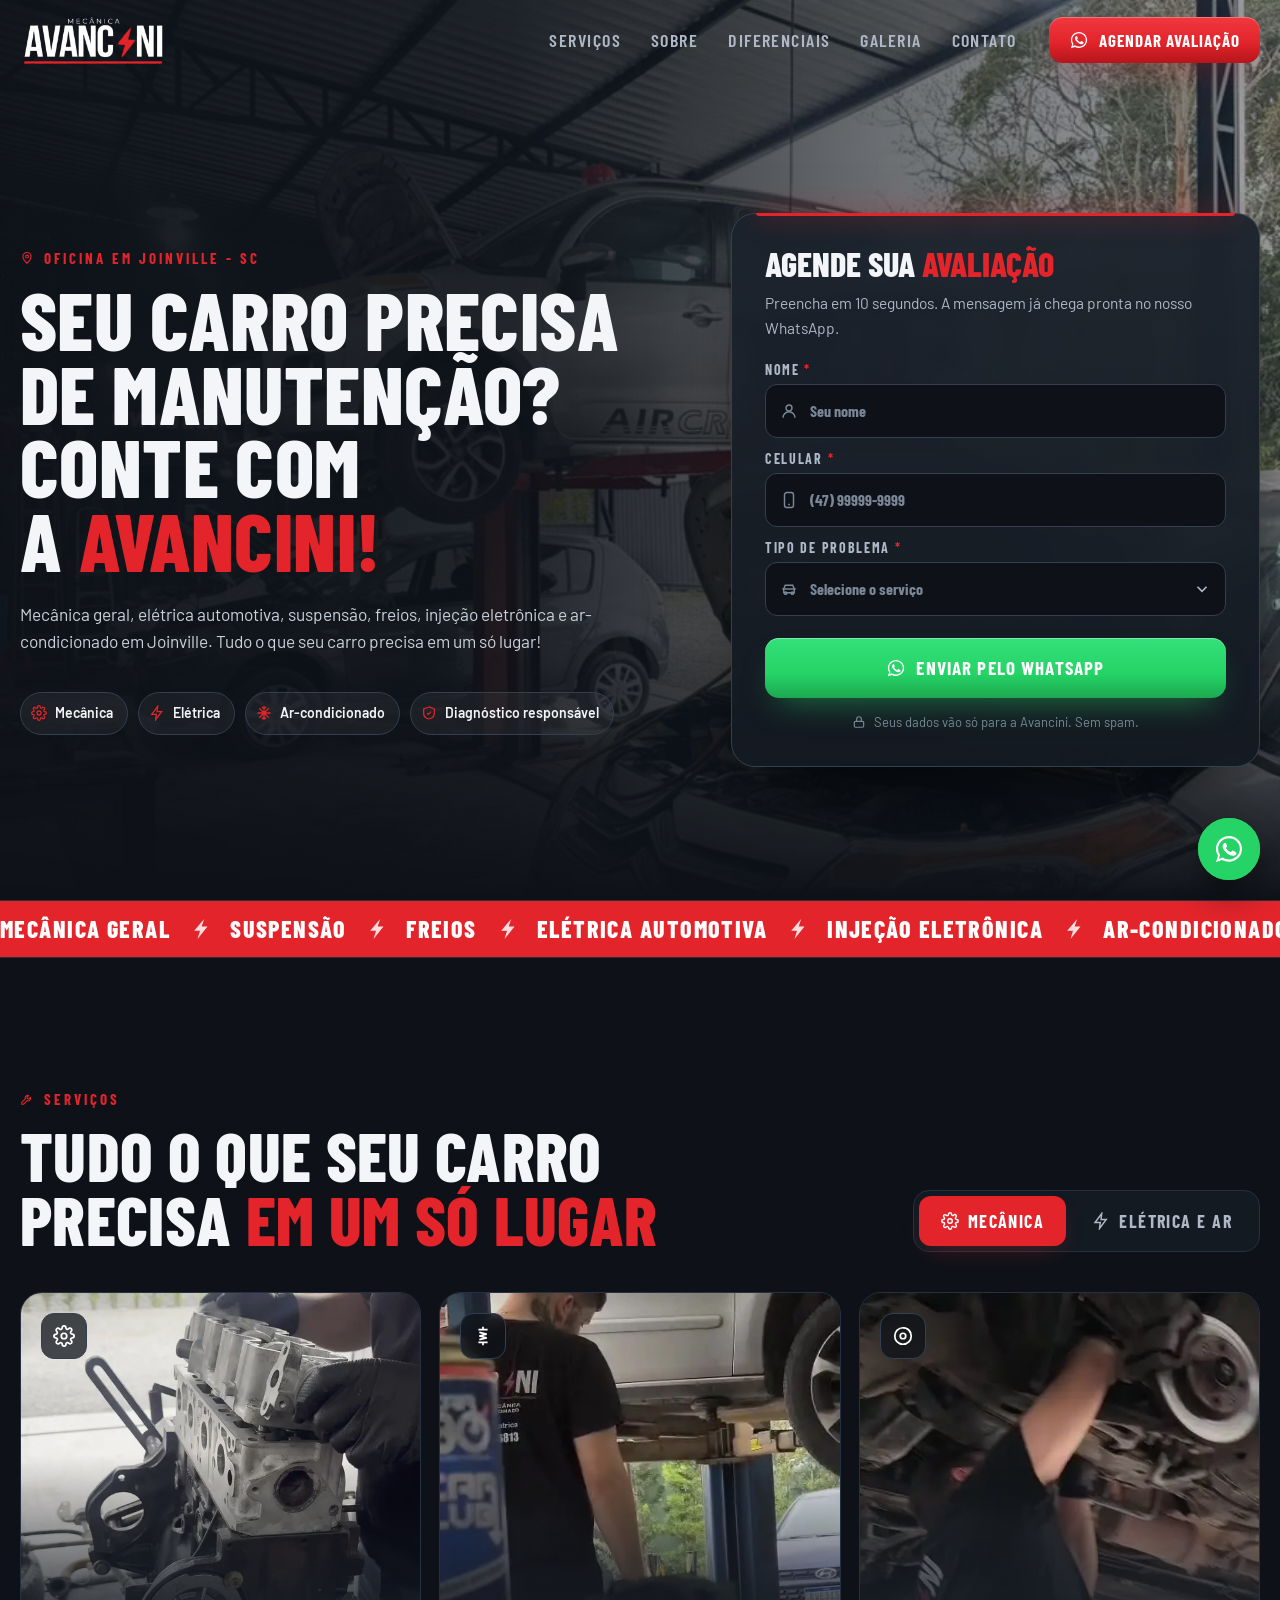
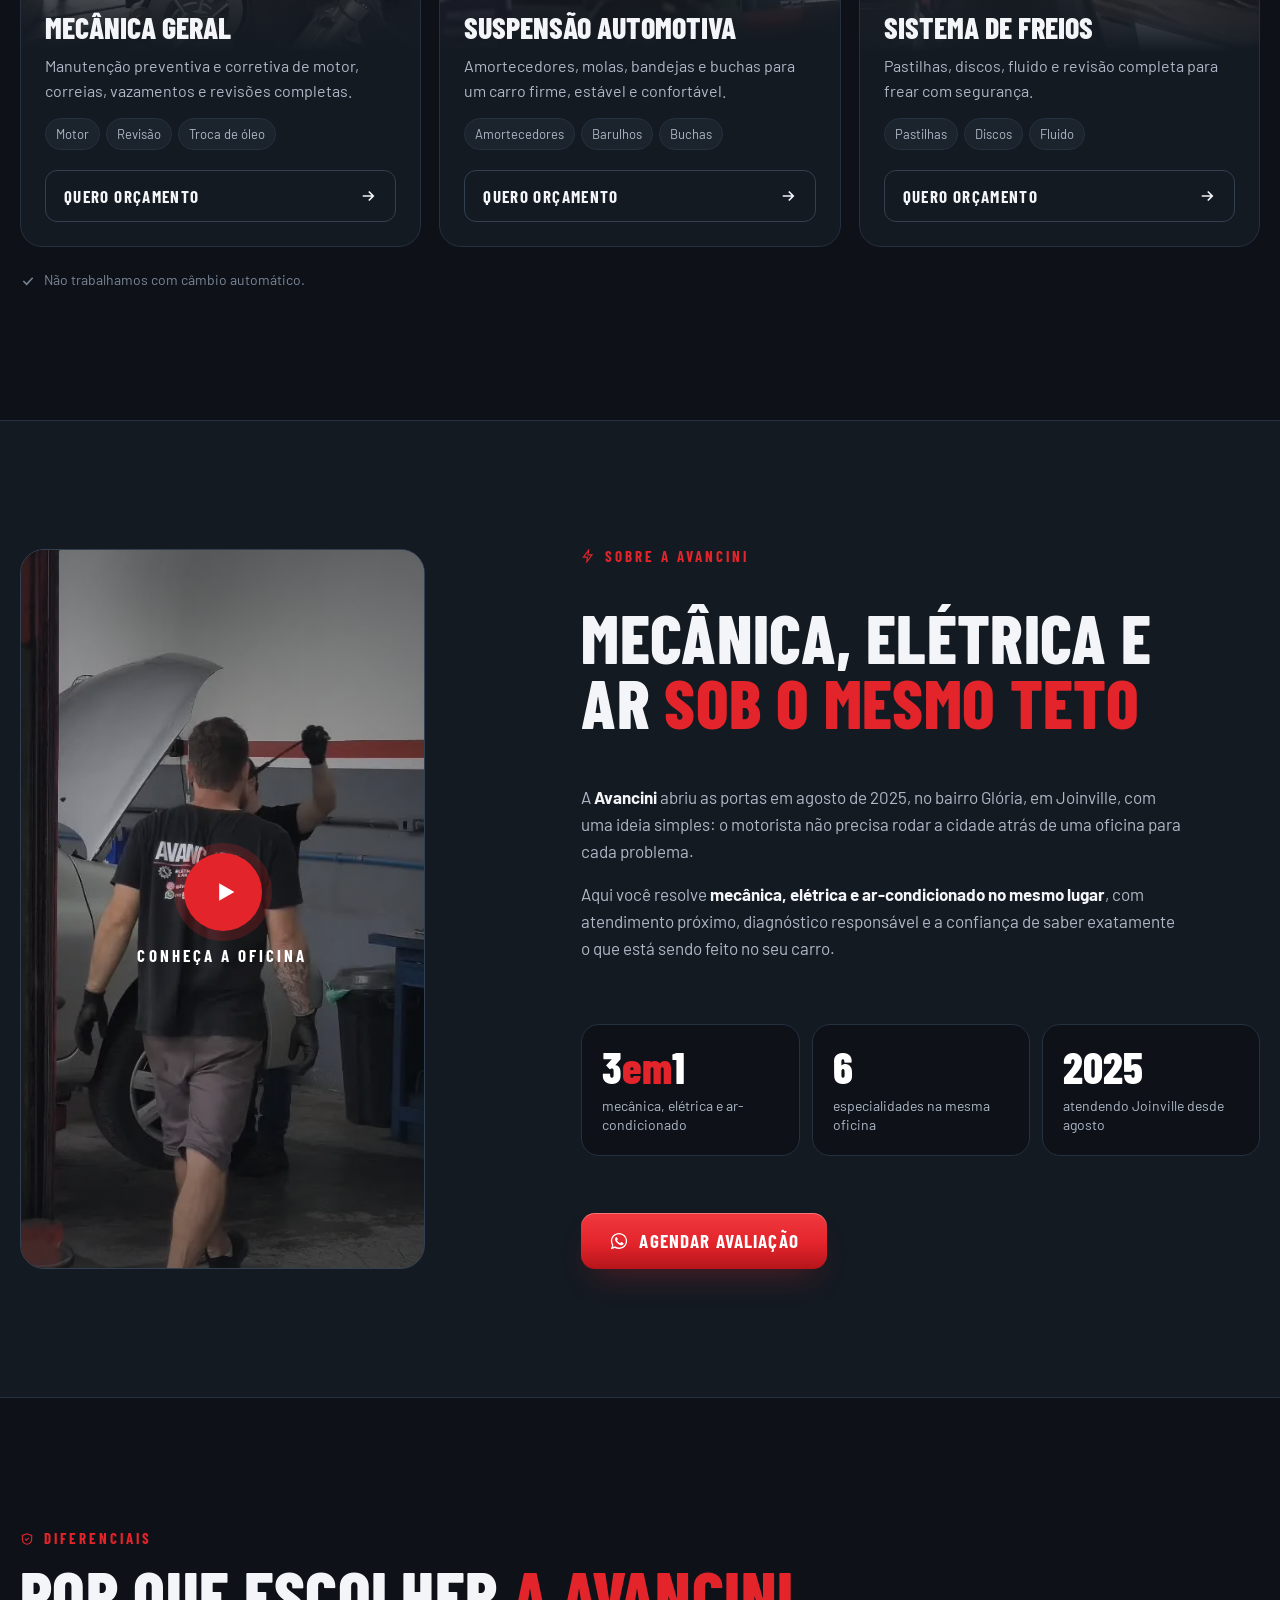
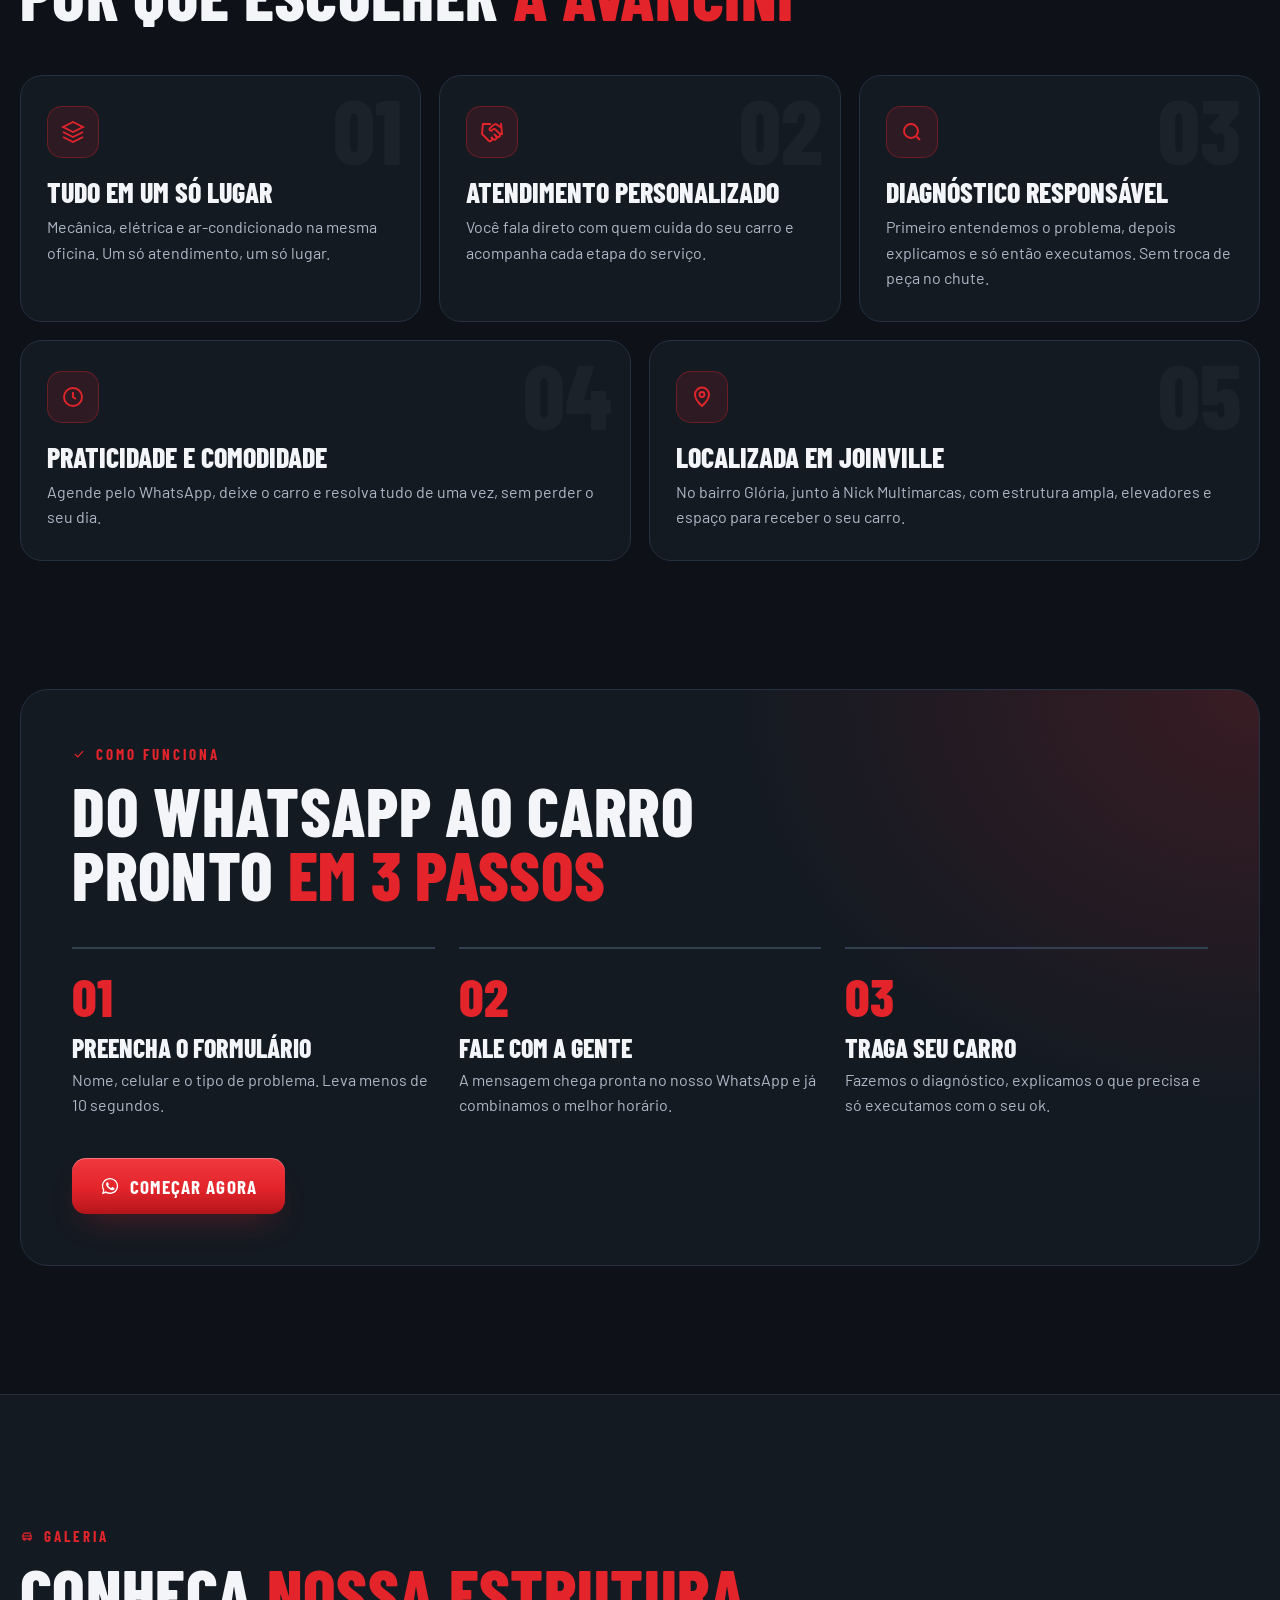
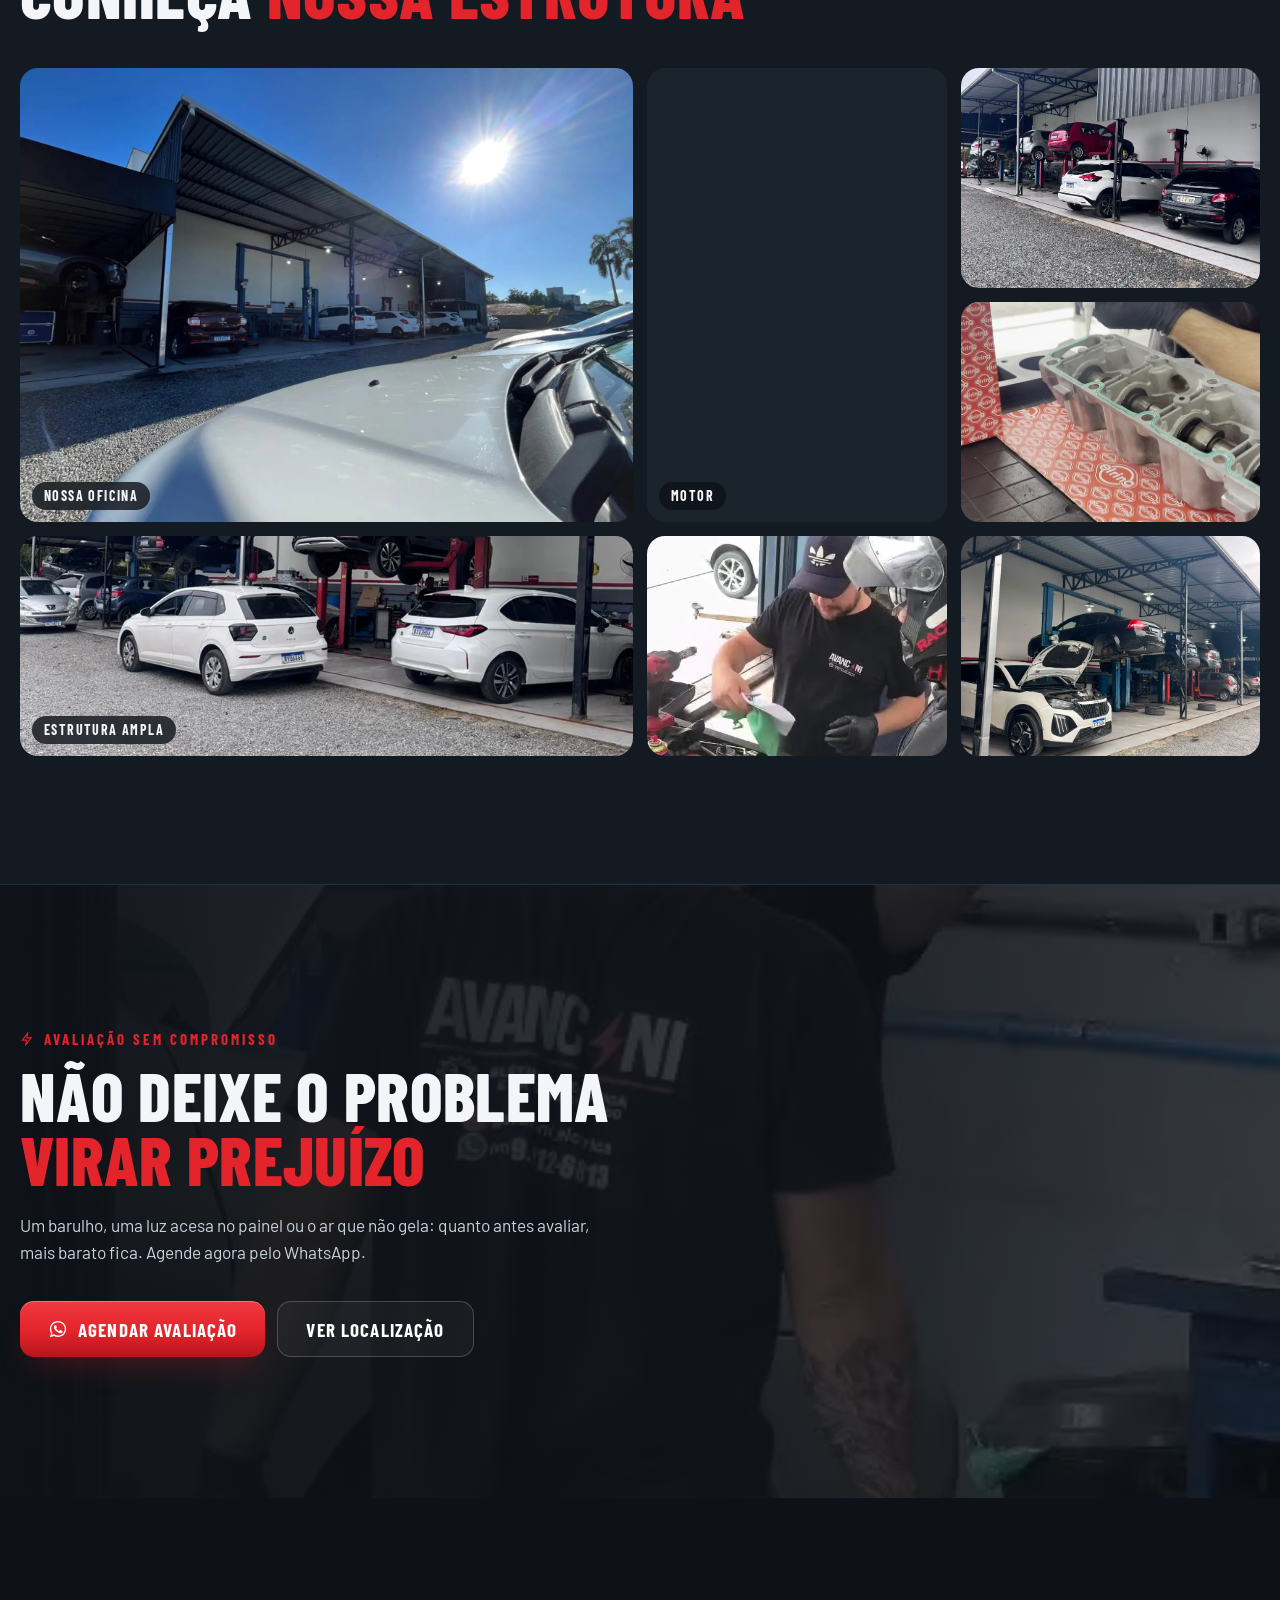
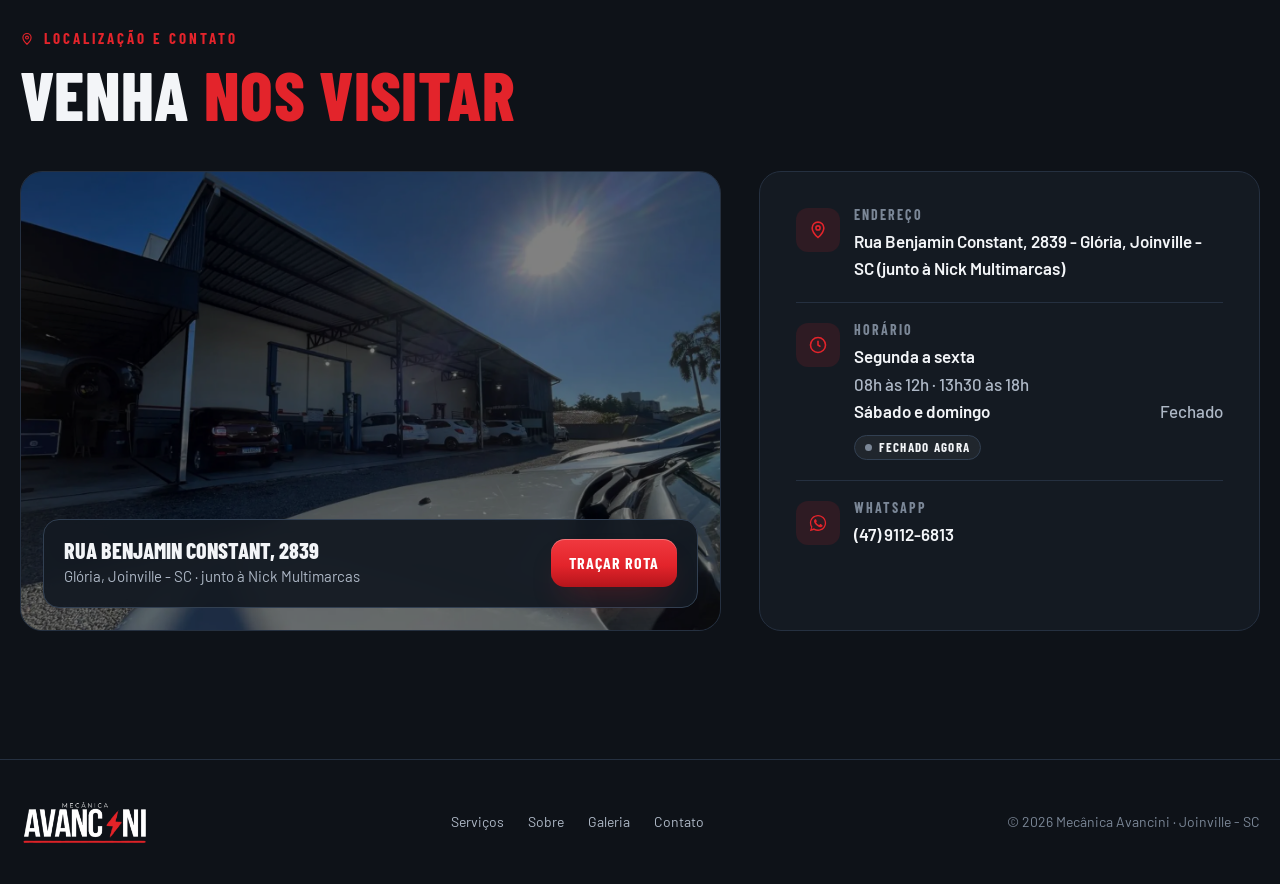
<file: eletrica-avancini/index.html>
<!doctype html>
<html lang="pt-BR">
<head>
<meta charset="utf-8">
<meta name="viewport" content="width=device-width,initial-scale=1,viewport-fit=cover">
<title>Mecânica Avancini | Oficina mecânica e auto elétrica em Joinville - SC</title>
<meta name="description" content="Mecânica geral, elétrica automotiva, suspensão, freios, injeção eletrônica e ar-condicionado em Joinville - SC. Tudo o que seu carro precisa em um só lugar. Agende sua avaliação pelo WhatsApp.">
<meta name="keywords" content="oficina mecânica em Joinville, auto elétrica Joinville, mecânica geral Joinville, suspensão automotiva Joinville, manutenção de freios Joinville, injeção eletrônica Joinville, ar-condicionado automotivo Joinville">
<meta name="theme-color" content="#0E1218">
<meta property="og:type" content="website">
<meta property="og:title" content="Mecânica Avancini | Mecânica, elétrica e ar-condicionado em Joinville">
<meta property="og:description" content="Tudo o que seu carro precisa em um só lugar. Agende sua avaliação pelo WhatsApp.">
<meta property="og:image" content="img/fachada.webp">
<meta property="og:locale" content="pt_BR">
<link rel="icon" href="img/favicon.png" type="image/png">
<link rel="preconnect" href="https://fonts.googleapis.com">
<link rel="preconnect" href="https://fonts.gstatic.com" crossorigin>
<link rel="stylesheet" href="https://fonts.googleapis.com/css2?family=Barlow+Condensed:wght@600;700;800&family=Barlow:wght@400;500;600;700&display=swap">
<script>
/* ============ RASTREAMENTO ============
   Preencha os IDs. Recomendado: só o GTM, e configurar GA4, Google Ads e Meta Pixel dentro dele usando os eventos
   "generate_lead" (envio do formulário) e "whatsapp_click" (clique em qualquer WhatsApp).
   Sem GTM: preencha ga4Id / adsId + adsLabel / metaPixelId e o site dispara tudo sozinho. */
window.TRACK={gtmId:"",ga4Id:"",adsId:"",adsLabel:"",metaPixelId:""};
window.dataLayer=window.dataLayer||[];function gtag(){dataLayer.push(arguments);}
(function(T){
if(T.gtmId){dataLayer.push({"gtm.start":Date.now(),event:"gtm.js"});var s=document.createElement("script");s.async=1;s.src="https://www.googletagmanager.com/gtm.js?id="+T.gtmId;document.head.appendChild(s);}
var gid=T.ga4Id||T.adsId;if(gid){var g=document.createElement("script");g.async=1;g.src="https://www.googletagmanager.com/gtag/js?id="+gid;document.head.appendChild(g);gtag("js",new Date());if(T.ga4Id)gtag("config",T.ga4Id);if(T.adsId)gtag("config",T.adsId);}
if(T.metaPixelId){!function(f,b,e,v,n,t,s){if(f.fbq)return;n=f.fbq=function(){n.callMethod?n.callMethod.apply(n,arguments):n.queue.push(arguments)};if(!f._fbq)f._fbq=n;n.push=n;n.loaded=!0;n.version="2.0";n.queue=[];t=b.createElement(e);t.async=!0;t.src=v;s=b.getElementsByTagName(e)[0];s.parentNode.insertBefore(t,s)}(window,document,"script","https://connect.facebook.net/en_US/fbevents.js");fbq("init",T.metaPixelId);fbq("track","PageView");}
})(window.TRACK);
/* UTMs + GCLID: guarda a origem do clique na primeira visita (90 dias) */
(function(){try{var q=new URLSearchParams(location.search),k=["utm_source","utm_medium","utm_campaign","utm_term","utm_content","gclid","fbclid","gbraid","wbraid"],o={},has=0;
k.forEach(function(x){var v=q.get(x);if(v){o[x]=v;has=1;}});
if(has){o.ts=Date.now();localStorage.setItem("av_attr",JSON.stringify(o));}
var a=JSON.parse(localStorage.getItem("av_attr")||"null");if(a&&Date.now()-a.ts>7776e6){localStorage.removeItem("av_attr");a=null;}
window.ATTR=a||{};dataLayer.push(Object.assign({event:"attribution"},window.ATTR));}catch(e){window.ATTR={};}})();
document.documentElement.classList.add("js");
</script>
<script type="application/ld+json">
{"@context":"https://schema.org","@type":"AutoRepair","name":"Mecânica Avancini","alternateName":"Elétrica Avancini","telephone":"+55 47 9112-6813","image":"img/fachada.webp","address":{"@type":"PostalAddress","streetAddress":"Rua Benjamin Constant, 2839 - Glória","addressLocality":"Joinville","addressRegion":"SC","addressCountry":"BR"},"openingHoursSpecification":[{"@type":"OpeningHoursSpecification","dayOfWeek":["Monday","Tuesday","Wednesday","Thursday","Friday"],"opens":"08:00","closes":"12:00"},{"@type":"OpeningHoursSpecification","dayOfWeek":["Monday","Tuesday","Wednesday","Thursday","Friday"],"opens":"13:30","closes":"18:00"}],"areaServed":"Joinville - SC"}
</script>
<style>
:root{
--bg:#0E1218;--bg-2:#141A22;--bg-3:#1B232D;--line:#253040;--line-2:#324052;
--fg:#F3F5F8;--fg-2:#AEB8C6;--fg-3:#7B8797;
--red:#E3242B;--red-2:#B5151B;--red-glow:rgba(227,36,43,.35);
--wa:#25D366;
--f-d:"Barlow Condensed","Arial Narrow",Arial,sans-serif;
--f-t:"Barlow",system-ui,-apple-system,"Segoe UI",Roboto,sans-serif;
--wrap:1240px;--g:max(20px,env(safe-area-inset-left,0px));
--sec:clamp(84px,10vw,140px);--ease:cubic-bezier(.2,.7,.2,1);--hdr:80px;
color-scheme:dark}
*{box-sizing:border-box}
html{scroll-behavior:smooth;scroll-padding-top:calc(var(--hdr) + 12px)}
body{margin:0;background:var(--bg);color:var(--fg);font:400 17px/1.6 var(--f-t);-webkit-font-smoothing:antialiased;overflow-x:hidden}
img,video{max-width:100%;display:block}
a{color:inherit}
button,input,select{font:inherit;color:inherit}
:focus-visible{outline:2px solid var(--red);outline-offset:3px}
.wrap{max-width:calc(var(--wrap) + 40px);margin:0 auto;padding-inline:var(--g)}
.skip{position:absolute;left:12px;top:-60px;z-index:100;background:var(--red);color:#fff;padding:10px 16px;font-weight:700}.skip:focus{top:12px}
.eyebrow{display:inline-flex;align-items:center;gap:10px;margin:0 0 16px;font:700 15px/1 var(--f-d);letter-spacing:.2em;text-transform:uppercase;color:var(--red)}
.eyebrow svg{width:14px;height:14px}
.h2{margin:0;font:800 clamp(40px,5.4vw,68px)/.95 var(--f-d);text-transform:uppercase;letter-spacing:.005em;text-wrap:balance}
.h2 em{font-style:normal;color:var(--red)}
.lead{margin:0;font-size:clamp(17px,1.35vw,19px);color:var(--fg-2);max-width:58ch}
/* buttons */
.btn{position:relative;display:inline-flex;align-items:center;justify-content:center;gap:10px;min-height:56px;padding:0 28px;border-radius:14px;border:0;cursor:pointer;text-decoration:none;white-space:nowrap;font:700 19px/1 var(--f-d);letter-spacing:.06em;text-transform:uppercase;color:#fff;background:linear-gradient(180deg,#F0393F,var(--red) 55%,var(--red-2));box-shadow:inset 0 1px 0 rgba(255,255,255,.3),0 16px 32px -14px var(--red-glow);overflow:hidden;transition:transform .22s var(--ease),box-shadow .22s}
.btn::after{content:"";position:absolute;inset:0;background:linear-gradient(110deg,transparent 30%,rgba(255,255,255,.28) 50%,transparent 70%);transform:translateX(-120%);transition:transform .7s var(--ease)}
.btn:hover{transform:translateY(-2px);box-shadow:inset 0 1px 0 rgba(255,255,255,.3),0 22px 40px -14px rgba(227,36,43,.55)}
.btn:hover::after{transform:translateX(120%)}
.btn:active{transform:scale(.98)}
.btn svg{width:20px;height:20px;flex:none}
.btn--ghost{background:rgba(255,255,255,.04);border:1.5px solid rgba(255,255,255,.2);box-shadow:none}
.btn--ghost:hover{background:#fff;color:var(--bg);box-shadow:none}
.btn--wa{background:linear-gradient(180deg,#34E07A,var(--wa) 60%,#1DA851);box-shadow:inset 0 1px 0 rgba(255,255,255,.35),0 16px 32px -14px rgba(37,211,102,.5)}
/* header */
.top{position:fixed;inset:0 0 auto;z-index:50;transition:background .3s,border-color .3s,box-shadow .3s;border-bottom:1px solid transparent}
.top.solid{background:rgba(14,18,24,.88);backdrop-filter:blur(14px);-webkit-backdrop-filter:blur(14px);border-color:var(--line)}
.top .wrap{height:var(--hdr);display:flex;align-items:center;gap:32px}
.brand img{height:50px;width:auto}
.nav{display:flex;gap:30px;margin-left:auto}
.nav a{font:600 18px/1 var(--f-d);letter-spacing:.08em;text-transform:uppercase;text-decoration:none;color:var(--fg-2);padding:8px 0;position:relative;transition:color .2s}
.nav a::after{content:"";position:absolute;left:0;right:0;bottom:2px;height:2px;background:var(--red);transform:scaleX(0);transform-origin:left;transition:transform .25s var(--ease)}
.nav a:hover{color:var(--fg)}.nav a:hover::after{transform:none}
.top .btn{min-height:46px;padding:0 20px;font-size:17px}
.menu-btn{display:none;width:46px;height:46px;border-radius:12px;background:rgba(255,255,255,.04);border:1px solid var(--line-2);cursor:pointer}
.menu-btn span{display:block;width:18px;height:2px;background:var(--fg);margin:4px auto;transition:transform .2s}
.menu-btn[aria-expanded="true"] span:first-child{transform:translateY(3px) rotate(45deg)}
.menu-btn[aria-expanded="true"] span:last-child{transform:translateY(-3px) rotate(-45deg)}
.mmenu{display:none}
/* hero */
.hero{position:relative;isolation:isolate;padding-top:var(--hdr);min-height:min(100svh,980px);display:flex;align-items:center;overflow:hidden}
.hero__bg{position:absolute;inset:0;z-index:-2}
.hero__bg img{width:100%;height:100%;object-fit:cover;object-position:50% 40%;transform:scale(1.06);animation:kb 18s ease-out both}
@keyframes kb{to{transform:scale(1)}}
.hero::before{content:"";position:absolute;inset:0;z-index:-1;background:linear-gradient(90deg,rgba(14,18,24,.97) 0%,rgba(14,18,24,.9) 40%,rgba(14,18,24,.55) 75%,rgba(14,18,24,.4)),linear-gradient(0deg,var(--bg),transparent 30%)}
.hero__grid{display:grid;grid-template-columns:minmax(0,1.1fr) minmax(0,.9fr);gap:clamp(40px,5vw,84px);align-items:center;padding-block:clamp(40px,6vw,80px)}
.hero h1{margin:0;font:800 clamp(52px,6.4vw,92px)/.9 var(--f-d);text-transform:uppercase;letter-spacing:.005em;text-wrap:balance}
.hero h1 em{font-style:normal;color:var(--red);display:inline-flex;align-items:center}
.hero h1 .bolt{display:inline-block;width:.42em;height:.62em;margin:0 .02em;vertical-align:-.04em;fill:var(--red);filter:drop-shadow(0 0 18px rgba(227,36,43,.6))}
.hero .lead{margin-top:24px;color:#C9D1DC}
.hero__cta{display:flex;flex-wrap:wrap;gap:12px;margin-top:32px}
.trust{list-style:none;margin:36px 0 0;padding:0;display:flex;flex-wrap:wrap;gap:10px}
.trust li{display:inline-flex;align-items:center;gap:8px;padding:9px 14px 9px 10px;border-radius:999px;background:rgba(255,255,255,.05);border:1px solid var(--line-2);font-weight:600;font-size:14px;backdrop-filter:blur(6px);-webkit-backdrop-filter:blur(6px)}
.trust svg{width:16px;height:16px;color:var(--red)}
[data-in]{animation:up .8s var(--ease) both}
[data-in="2"]{animation-delay:.08s}[data-in="3"]{animation-delay:.16s}[data-in="4"]{animation-delay:.24s}[data-in="5"]{animation-delay:.32s}
@keyframes up{from{opacity:0;transform:translateY(20px)}to{opacity:1;transform:none}}
/* lead form */
.lead-card{position:relative;padding:clamp(24px,2.6vw,36px);border-radius:24px;background:linear-gradient(180deg,rgba(27,35,45,.94),rgba(20,26,34,.96));border:1px solid var(--line-2);box-shadow:0 40px 80px -30px rgba(0,0,0,.8);backdrop-filter:blur(10px);-webkit-backdrop-filter:blur(10px)}
.lead-card::before{content:"";position:absolute;left:24px;right:24px;top:-1px;height:3px;border-radius:0 0 4px 4px;background:var(--red);box-shadow:0 0 24px var(--red)}
.lead-card h2{margin:0;font:800 34px/1 var(--f-d);text-transform:uppercase}
.lead-card h2 em{font-style:normal;color:var(--red)}
.lead-card>p{margin:10px 0 22px;color:var(--fg-2);font-size:15.5px}
.field{display:block;margin-bottom:14px}
.field>span{display:block;margin-bottom:7px;font:700 14px/1 var(--f-d);letter-spacing:.12em;text-transform:uppercase;color:var(--fg-2)}
.field>span b{color:var(--red)}
.ctrl{position:relative}
.ctrl svg{position:absolute;left:15px;top:50%;width:18px;height:18px;transform:translateY(-50%);color:var(--fg-3);pointer-events:none;transition:color .2s}
.ctrl input,.ctrl select{width:100%;height:54px;padding:0 16px 0 44px;border-radius:12px;background:var(--bg);border:1.5px solid var(--line-2);font-size:16px;outline:none;transition:border-color .2s,box-shadow .2s;appearance:none;-webkit-appearance:none}
.ctrl select{padding-right:42px;cursor:pointer;background-image:url("data:image/svg+xml,%3Csvg xmlns='http://www.w3.org/2000/svg' viewBox='0 0 24 24' fill='none' stroke='%23AEB8C6' stroke-width='2.2'%3E%3Cpath d='m6 9 6 6 6-6'/%3E%3C/svg%3E");background-repeat:no-repeat;background-position:right 14px center;background-size:18px}
.ctrl select:invalid{color:var(--fg-3)}
.ctrl select option,.ctrl select optgroup{background:var(--bg-2);color:var(--fg)}
.ctrl input::placeholder{color:var(--fg-3)}
.ctrl input:focus,.ctrl select:focus{border-color:var(--red);box-shadow:0 0 0 4px rgba(227,36,43,.15)}
.ctrl:focus-within svg{color:var(--red)}
.field.err .ctrl input,.field.err .ctrl select{border-color:#FF5A5F}
.field .msg{display:none;margin-top:6px;font-size:13px;color:#FF7A7E}
.field.err .msg{display:block}
.lead-card .btn{width:100%;margin-top:8px;min-height:60px}
.lead-card .note{display:flex;align-items:center;justify-content:center;gap:8px;margin:14px 0 0;font-size:13px;color:var(--fg-3)}
.lead-card .note svg{width:14px;height:14px}
.lead-card.flash{animation:flash 1.1s var(--ease)}
@keyframes flash{30%{box-shadow:0 0 0 4px rgba(227,36,43,.45),0 40px 80px -30px rgba(0,0,0,.8)}}
/* marquee */
.ticker{border-block:1px solid var(--line);background:var(--red);overflow:hidden;white-space:nowrap}
.ticker__in{display:inline-flex;gap:0;animation:tick 32s linear infinite}
.ticker span{display:inline-flex;align-items:center;gap:22px;padding:16px 22px 16px 0;font:800 24px/1 var(--f-d);letter-spacing:.06em;text-transform:uppercase;color:#fff}
.ticker span svg{width:16px;height:20px;fill:#fff;opacity:.85}
@keyframes tick{to{transform:translateX(-50%)}}
/* services */
.services{padding-block:var(--sec)}
.sec-head{display:flex;justify-content:space-between;align-items:end;gap:32px;margin-bottom:40px}
.tabs{display:inline-flex;padding:5px;border-radius:16px;background:var(--bg-2);border:1px solid var(--line);gap:4px}
.tabs button{white-space:nowrap;display:inline-flex;align-items:center;gap:9px;min-height:50px;padding:0 22px;border:0;border-radius:12px;background:transparent;cursor:pointer;font:700 18px/1 var(--f-d);letter-spacing:.08em;text-transform:uppercase;color:var(--fg-2);transition:background .25s,color .25s}
.tabs button svg{width:18px;height:18px}
.tabs button[aria-selected="true"]{background:var(--red);color:#fff;box-shadow:0 10px 24px -10px var(--red-glow)}
.panel{display:grid;grid-template-columns:repeat(3,minmax(0,1fr));gap:18px}
.panel[hidden]{display:none}
.panel.show .card{animation:up .55s var(--ease) both}
.panel.show .card:nth-child(2){animation-delay:.07s}.panel.show .card:nth-child(3){animation-delay:.14s}
.card{position:relative;display:flex;flex-direction:column;border-radius:22px;overflow:hidden;background:var(--bg-2);border:1px solid var(--line);transition:transform .3s var(--ease),border-color .3s,box-shadow .3s}
.card:hover{transform:translateY(-4px);border-color:rgba(227,36,43,.5);box-shadow:0 30px 50px -30px rgba(227,36,43,.35)}
.card figure{margin:0;aspect-ratio:4/3.6;overflow:hidden;position:relative}
.card figure img{width:100%;height:100%;object-fit:cover;transition:transform .8s var(--ease)}
.card:hover figure img{transform:scale(1.05)}
.card figure::after{content:"";position:absolute;inset:0;background:linear-gradient(180deg,transparent 45%,var(--bg-2))}
.card__ico{position:absolute;left:20px;top:20px;z-index:1;width:46px;height:46px;border-radius:13px;display:grid;place-items:center;background:rgba(14,18,24,.75);border:1px solid var(--line-2);color:#fff;backdrop-filter:blur(6px);-webkit-backdrop-filter:blur(6px)}
.card__ico svg{width:22px;height:22px}
.card__body{display:flex;flex-direction:column;flex:1;padding:0 24px 24px;margin-top:-40px;position:relative}
.card h3{margin:0;font:800 30px/1 var(--f-d);text-transform:uppercase}
.card p{margin:12px 0 20px;color:var(--fg-2);font-size:16px;line-height:1.55;flex:1}
.card ul{list-style:none;margin:-6px 0 20px;padding:0;display:flex;flex-wrap:wrap;gap:6px}
.card ul li{padding:5px 10px;border-radius:999px;background:var(--bg-3);border:1px solid var(--line);font-size:13px;color:var(--fg-2)}
.card .pick{display:flex;align-items:center;justify-content:space-between;gap:12px;min-height:52px;padding:0 18px;border-radius:12px;border:1.5px solid var(--line-2);background:transparent;cursor:pointer;font:700 17px/1 var(--f-d);letter-spacing:.08em;text-transform:uppercase;color:var(--fg);transition:background .25s,border-color .25s,color .25s}
.card .pick svg{width:18px;height:18px;transition:transform .25s var(--ease)}
.card .pick:hover{background:var(--red);border-color:var(--red)}
.card .pick:hover svg{transform:translateX(4px)}
.no-cambio{margin:22px 0 0;font-size:14px;color:var(--fg-3);display:flex;align-items:center;gap:8px}
.no-cambio svg{width:16px;height:16px}
/* about */
.about{padding-block:var(--sec);background:var(--bg-2);border-block:1px solid var(--line)}
.about__grid{display:grid;grid-template-columns:minmax(0,5fr) minmax(0,7fr);gap:clamp(40px,6vw,96px);align-items:stretch}
.about__grid>div:last-child{display:flex;flex-direction:column;justify-content:space-between}
.about__grid>div:last-child .btn{align-self:flex-start}
.player video{cursor:pointer}
.player{position:relative;margin:0;aspect-ratio:9/16;max-height:720px;border-radius:24px;overflow:hidden;background:var(--bg-3);border:1px solid var(--line-2)}
.player video{width:100%;height:100%;object-fit:cover}
.player__play{position:absolute;inset:0;display:flex;flex-direction:column;align-items:center;justify-content:center;gap:16px;padding:28px;border:0;cursor:pointer;color:#fff;background:radial-gradient(circle at 50% 50%,rgba(14,18,24,.15),rgba(14,18,24,.55));font:700 17px/1 var(--f-d);letter-spacing:.18em;text-transform:uppercase}
.player__play i{display:grid;place-items:center;width:78px;height:78px;border-radius:50%;background:var(--red);box-shadow:0 0 0 10px rgba(227,36,43,.2);animation:ring 2.4s ease-in-out infinite}
@keyframes ring{50%{box-shadow:0 0 0 18px rgba(227,36,43,0)}}
.player__play svg{width:28px;height:28px;margin-left:4px}
.player.playing .player__play{display:none}
.about__text{margin-top:24px;display:grid;gap:16px;color:var(--fg-2);max-width:60ch}
.about__text p{margin:0}.about__text strong{color:var(--fg)}
.stats{display:grid;grid-template-columns:repeat(3,minmax(0,1fr));gap:12px;margin-top:36px}
.stats div{padding:20px;border-radius:18px;background:var(--bg);border:1px solid var(--line)}
.stats b{display:block;font:800 44px/1 var(--f-d);color:#fff}
.stats b em{font-style:normal;color:var(--red)}
.stats span{display:block;margin-top:8px;font-size:14px;color:var(--fg-2);line-height:1.35}
.about .btn{margin-top:32px}
/* differentials */
.diffs{padding-block:var(--sec)}
.diffs__grid{display:grid;grid-template-columns:repeat(6,minmax(0,1fr));gap:18px;margin-top:48px}
.diff{grid-column:span 2;position:relative;padding:30px 26px;border-radius:22px;background:var(--bg-2);border:1px solid var(--line);overflow:hidden;transition:border-color .3s,transform .3s var(--ease)}
.diff:nth-child(4),.diff:nth-child(5){grid-column:span 3}
.diff:hover{border-color:rgba(227,36,43,.5);transform:translateY(-3px)}
.diff::after{content:attr(data-n);position:absolute;right:18px;top:6px;font:800 92px/1 var(--f-d);color:rgba(255,255,255,.035)}
.diff i{display:grid;place-items:center;width:52px;height:52px;border-radius:15px;background:rgba(227,36,43,.12);border:1px solid rgba(227,36,43,.35);color:var(--red);margin-bottom:20px}
.diff i svg{width:24px;height:24px}
.diff h3{margin:0 0 8px;font:800 28px/1 var(--f-d);text-transform:uppercase}
.diff p{margin:0;color:var(--fg-2);font-size:16px}
/* steps */
.steps{padding-block:0 var(--sec)}
.steps__box{position:relative;padding:clamp(32px,4vw,56px);border-radius:28px;background:radial-gradient(70% 120% at 100% 0%,rgba(227,36,43,.18),transparent 60%),var(--bg-2);border:1px solid var(--line);overflow:hidden}
.steps__grid{display:grid;grid-template-columns:repeat(3,minmax(0,1fr));gap:24px;margin-top:40px;counter-reset:s}
.step{position:relative;padding-top:20px;border-top:2px solid var(--line-2)}
.step::before{counter-increment:s;content:"0" counter(s);display:block;font:800 54px/1 var(--f-d);color:var(--red);margin-bottom:12px}
.step h3{margin:0 0 6px;font:800 26px/1 var(--f-d);text-transform:uppercase}
.step p{margin:0;color:var(--fg-2);font-size:16px}
.steps__cta{display:flex;flex-wrap:wrap;gap:12px;margin-top:40px}
/* gallery */
.gallery{padding-block:var(--sec);background:var(--bg-2);border-block:1px solid var(--line)}
.bento{display:grid;grid-template-columns:repeat(4,minmax(0,1fr));grid-auto-rows:220px;gap:14px;margin-top:44px}
.bento figure{position:relative;margin:0;border-radius:18px;overflow:hidden;background:var(--bg-3);cursor:zoom-in}
.bento figure img,.bento figure video{width:100%;height:100%;object-fit:cover;transition:transform .8s var(--ease)}
.bento figure:hover img,.bento figure:hover video{transform:scale(1.05)}
.bento figcaption{position:absolute;left:12px;bottom:12px;padding:7px 12px;border-radius:999px;background:rgba(14,18,24,.8);font:700 14px/1 var(--f-d);letter-spacing:.1em;text-transform:uppercase;backdrop-filter:blur(6px);-webkit-backdrop-filter:blur(6px)}
.b-tall{grid-row:span 2}.b-wide{grid-column:span 2}
.lb{position:fixed;inset:0;z-index:90;display:none;place-items:center;padding:24px;background:rgba(5,7,10,.92)}
.lb.open{display:grid}
.lb img{max-height:88vh;max-width:min(1100px,100%);border-radius:14px}
.lb button{position:absolute;right:20px;top:20px;width:48px;height:48px;border-radius:50%;border:1px solid var(--line-2);background:var(--bg-2);color:#fff;font-size:26px;cursor:pointer}
/* reviews */
.reviews{padding-block:var(--sec)}
.reviews[hidden]{display:none}
.rv-track{display:flex;gap:16px;overflow-x:auto;scroll-snap-type:x mandatory;scrollbar-width:none;margin-top:40px}
.rv-track::-webkit-scrollbar{display:none}
.rv{flex:0 0 calc((100% - 32px)/3);scroll-snap-align:start;padding:26px;border-radius:20px;background:var(--bg-2);border:1px solid var(--line);display:flex;flex-direction:column;gap:14px}
.rv .st{color:#FBBC05;letter-spacing:2px}
.rv p{margin:0;flex:1}
.rv footer{display:flex;align-items:center;gap:12px;font-weight:700}
.rv footer i{display:grid;place-items:center;width:40px;height:40px;border-radius:50%;background:var(--red);font:800 18px/1 var(--f-d);font-style:normal}
/* final */
.final{position:relative;isolation:isolate;overflow:hidden;padding-block:clamp(96px,11vw,150px)}
.final video{position:absolute;inset:0;z-index:-2;width:100%;height:100%;object-fit:cover}
.final::after{content:"";position:absolute;inset:0;z-index:-1;background:linear-gradient(90deg,rgba(14,18,24,.97),rgba(14,18,24,.85) 50%,rgba(14,18,24,.55))}
.final__in{max-width:680px}
.final .lead{margin-top:20px;color:#C9D1DC}
.final .hero__cta{margin-top:34px}
/* location */
.loc{padding-block:var(--sec)}
.loc__grid{display:grid;grid-template-columns:minmax(0,7fr) minmax(0,5fr);gap:clamp(24px,3vw,40px);margin-top:44px}
.map{position:relative;min-height:460px;border-radius:22px;overflow:hidden;background:var(--bg-3);border:1px solid var(--line)}
.map iframe{position:absolute;inset:0;width:100%;height:100%;border:0;z-index:2;filter:grayscale(.3) contrast(1.05)}
.map__fb{position:absolute;inset:0}
.map__fb img{width:100%;height:100%;object-fit:cover;filter:brightness(.5)}
.map__card{position:absolute;left:22px;right:22px;bottom:22px;z-index:3;display:flex;align-items:center;justify-content:space-between;gap:16px;flex-wrap:wrap;padding:18px 20px;border-radius:16px;background:rgba(20,26,34,.94);border:1px solid var(--line-2);backdrop-filter:blur(8px);-webkit-backdrop-filter:blur(8px)}
.map__card b{display:block;font:800 22px/1.1 var(--f-d);text-transform:uppercase}
.map__card span{color:var(--fg-2);font-size:15px}
.map__card .btn{min-height:48px;font-size:16px;padding:0 18px}
.info{padding:clamp(24px,3vw,36px);border-radius:22px;background:var(--bg-2);border:1px solid var(--line)}
.info ul{list-style:none;margin:0;padding:0}
.info li{display:grid;grid-template-columns:44px minmax(0,1fr);gap:14px;padding:20px 0;border-bottom:1px solid var(--line)}
.info li:first-child{padding-top:0}.info li:last-child{border-bottom:0;padding-bottom:0}
.info li>i{display:grid;place-items:center;width:44px;height:44px;border-radius:12px;background:rgba(227,36,43,.12);color:var(--red)}
.info li>i svg{width:20px;height:20px}
.info small{display:block;margin-bottom:6px;font:700 14px/1 var(--f-d);letter-spacing:.14em;text-transform:uppercase;color:var(--fg-3)}
.info a{text-decoration:none;font-weight:600}.info a:hover{color:var(--red)}
.hours span{display:flex;justify-content:space-between;gap:12px;font-weight:600}
.hours em{font-style:normal;color:var(--fg-2);font-weight:500}
.open-now{display:inline-flex;align-items:center;gap:7px;margin-top:10px;padding:5px 10px;border-radius:999px;font:700 13px/1 var(--f-d);letter-spacing:.1em;text-transform:uppercase;background:rgba(255,255,255,.05);border:1px solid var(--line-2)}
.open-now::before{content:"";width:7px;height:7px;border-radius:50%;background:var(--fg-3)}
.open-now.on{color:#4ADE80;border-color:rgba(74,222,128,.35)}.open-now.on::before{background:#4ADE80;box-shadow:0 0 0 4px rgba(74,222,128,.2)}
/* footer */
.foot{border-top:1px solid var(--line);padding-block:40px;color:var(--fg-3);font-size:14px}
.foot .wrap{display:flex;justify-content:space-between;align-items:center;gap:20px;flex-wrap:wrap}
.foot img{height:44px;width:auto}
.foot nav{display:flex;gap:6px 24px;flex-wrap:wrap}
.foot nav a{color:var(--fg-2);text-decoration:none;min-height:44px;display:inline-flex;align-items:center}
.foot nav a:hover{color:var(--red)}
.wa-float{position:fixed;right:calc(20px + env(safe-area-inset-right,0px));bottom:calc(20px + env(safe-area-inset-bottom,0px));z-index:70;width:62px;height:62px;border-radius:50%;background:var(--wa);display:grid;place-items:center;box-shadow:0 14px 30px rgba(0,0,0,.45);transition:transform .25s var(--ease),opacity .25s}
.wa-float::before{content:"";position:absolute;inset:0;border-radius:50%;border:2px solid var(--wa);animation:ping 2.2s ease-out infinite}
@keyframes ping{from{transform:scale(1);opacity:.8}to{transform:scale(1.5);opacity:0}}
.wa-float:hover{transform:translateY(-3px) scale(1.04)}
.wa-float svg{width:32px;height:32px}
/* reveal */
.js .rv-up{opacity:0;transform:translateY(26px);transition:opacity .8s var(--ease),transform .8s var(--ease)}
.js .rv-up.in{opacity:1;transform:none}
@media (max-width:1100px){
.nav,.top .btn-label{display:none}
.top .btn{margin-left:auto;width:46px;padding:0}
.menu-btn{display:block}
.mmenu{position:fixed;inset:0;top:var(--hdr);z-index:49;background:var(--bg);padding:12px var(--g) 40px;flex-direction:column}
.mmenu.open{display:flex}
.mmenu a:not(.btn){color:var(--fg);text-decoration:none;font:700 22px/1.2 var(--f-d);letter-spacing:.1em;text-transform:uppercase;padding:18px 0;border-bottom:1px solid var(--line)}
.mmenu .btn{margin-top:24px}
.panel{grid-template-columns:repeat(2,minmax(0,1fr))}
.diffs__grid{grid-template-columns:repeat(2,minmax(0,1fr))}
.diff,.diff:nth-child(4),.diff:nth-child(5){grid-column:span 1}
.diff:nth-child(5){grid-column:span 2}
.rv{flex-basis:calc((100% - 16px)/2)}
}
@media (max-width:900px){
.hero__grid,.about__grid,.loc__grid{grid-template-columns:minmax(0,1fr)}
.hero{min-height:0}
.hero::before{background:linear-gradient(180deg,rgba(14,18,24,.82),rgba(14,18,24,.9) 45%,var(--bg) 85%)}
.player{max-width:420px;margin:0 auto;width:100%}
.sec-head{flex-direction:column;align-items:flex-start}
.steps__grid{grid-template-columns:1fr}
.bento{grid-template-columns:repeat(2,minmax(0,1fr));grid-auto-rows:190px}
}
@media (max-width:640px){
:root{--hdr:68px}
body{font-size:16px}
.brand img{height:40px}
.hero__grid{padding-block:28px 40px;gap:28px;text-align:center}
.hero h1{font-size:clamp(42px,12.4vw,54px)}
.hero .lead{margin:16px auto 0;font-size:16px}
.eyebrow{justify-content:center}
.hero__cta{justify-content:center;margin-top:24px}
.hero__cta .btn{width:100%;white-space:normal;text-align:center;line-height:1.1;padding:12px 18px}
.lead-card .btn{font-size:18px}
.ticker span{font-size:20px;padding:13px 18px 13px 0;gap:18px}
.trust{justify-content:center;margin-top:22px;gap:8px}
.trust li{font-size:13px;padding:7px 11px 7px 8px}
.trust li:last-child{display:none}
.lead-card{text-align:left}
.lead-card h2{font-size:30px}
.sec-head,.about__grid>div:last-child,.diffs .wrap>div:first-child,.steps__box>div:first-child,.gallery .wrap>div:first-child,.final__in,.loc .wrap>div:first-child,.reviews .wrap>div:first-child{text-align:center}
.sec-head{align-items:center}
.lead,.about__text{margin-left:auto;margin-right:auto}
.tabs{width:100%}.tabs button{flex:1;justify-content:center;padding:0 10px;font-size:16px}
.panel{grid-template-columns:1fr}
.card figure{aspect-ratio:16/11}
.stats{gap:8px}.stats div{padding:14px 10px;text-align:center}.stats b{font-size:34px}.stats span{font-size:12.5px}
.about .btn,.steps__cta .btn{width:100%}
.about__grid>div:last-child .btn{align-self:stretch}
.diffs__grid{grid-template-columns:1fr;gap:12px}
.diff,.diff:nth-child(5){grid-column:auto;padding:24px}
.steps__cta{justify-content:center}
.bento{grid-auto-rows:150px;gap:10px}
.b-wide{grid-column:span 2}
.rv{flex-basis:86%}
.final::after{background:linear-gradient(180deg,rgba(14,18,24,.88),rgba(14,18,24,.94))}
.map{min-height:360px}
.map__card .btn{width:100%}
.foot .wrap{flex-direction:column;text-align:center}
.foot nav{justify-content:center}
.wa-float{width:56px;height:56px}
}
@media (prefers-reduced-motion:reduce){*,*::before,*::after{animation:none!important;transition:none!important;scroll-behavior:auto!important}.js .rv-up{opacity:1;transform:none}}
</style>
</head>
<body>
<a class="skip" href="#conteudo">Pular para o conteúdo</a>
<svg width="0" height="0" style="position:absolute" aria-hidden="true"><defs>
<path id="wa" d="M16 3C8.8 3 3 8.7 3 15.8c0 2.5.7 4.9 2 7L3 29l6.4-2c2 1.1 4.3 1.7 6.6 1.7 7.2 0 13-5.7 13-12.8S23.2 3 16 3Zm0 23.4c-2.1 0-4.1-.6-5.9-1.6l-.4-.3-3.8 1.2 1.2-3.7-.3-.4a10.4 10.4 0 0 1-1.7-5.8C5.1 10 10 5.2 16 5.2S26.9 10 26.9 15.8 22 26.4 16 26.4Zm6-7.8c-.3-.2-1.9-1-2.2-1-.3-.1-.5-.2-.7.2l-1 1.2c-.2.2-.4.2-.7.1a8.8 8.8 0 0 1-4.4-3.8c-.3-.6.3-.5 1-1.8.1-.2 0-.4 0-.6l-1-2.4c-.3-.6-.5-.5-.7-.5h-.6c-.2 0-.6.1-.9.4-.3.3-1.2 1.2-1.2 2.9s1.2 3.3 1.4 3.6c.2.2 2.4 3.7 5.9 5.1 2.2.9 3 1 4.1.8.7-.1 1.9-.8 2.2-1.5.3-.8.3-1.4.2-1.5l-.6-.3Z"/>
<path id="bolt" d="M14 0 2 14h7l-3 10 12-15h-7z"/>
<symbol id="i-gear" viewBox="0 0 24 24" fill="none" stroke="currentColor" stroke-width="1.9"><circle cx="12" cy="12" r="3"/><path d="M19.4 15a1.7 1.7 0 0 0 .3 1.8l.1.1a2 2 0 1 1-2.8 2.8l-.1-.1a1.7 1.7 0 0 0-1.8-.3 1.7 1.7 0 0 0-1 1.5V21a2 2 0 1 1-4 0v-.1a1.7 1.7 0 0 0-1.1-1.5 1.7 1.7 0 0 0-1.8.3l-.1.1a2 2 0 1 1-2.8-2.8l.1-.1a1.7 1.7 0 0 0 .3-1.8 1.7 1.7 0 0 0-1.5-1H3a2 2 0 1 1 0-4h.1a1.7 1.7 0 0 0 1.5-1.1 1.7 1.7 0 0 0-.3-1.8l-.1-.1a2 2 0 1 1 2.8-2.8l.1.1a1.7 1.7 0 0 0 1.8.3H9a1.7 1.7 0 0 0 1-1.5V3a2 2 0 1 1 4 0v.1a1.7 1.7 0 0 0 1 1.5 1.7 1.7 0 0 0 1.8-.3l.1-.1a2 2 0 1 1 2.8 2.8l-.1.1a1.7 1.7 0 0 0-.3 1.8V9a1.7 1.7 0 0 0 1.5 1H21a2 2 0 1 1 0 4h-.1a1.7 1.7 0 0 0-1.5 1z"/></symbol>
<symbol id="i-zap" viewBox="0 0 24 24" fill="none" stroke="currentColor" stroke-width="1.9"><path d="M13 2 4 14h7l-1 8 9-12h-7z"/></symbol>
<symbol id="i-wrench" viewBox="0 0 24 24" fill="none" stroke="currentColor" stroke-width="1.9"><path d="M14.7 6.3a4 4 0 0 0-5.4 5.2L3 17.8V21h3.2l6.3-6.3a4 4 0 0 0 5.2-5.4l-2.6 2.6-2.4-.6-.6-2.4z"/></symbol>
<symbol id="i-spring" viewBox="0 0 24 24" fill="none" stroke="currentColor" stroke-width="1.9"><path d="M12 2v3M12 19v3M7 5h10M7 19h10M8 8l8 2-8 2 8 2-8 2"/></symbol>
<symbol id="i-disc" viewBox="0 0 24 24" fill="none" stroke="currentColor" stroke-width="1.9"><circle cx="12" cy="12" r="9"/><circle cx="12" cy="12" r="3"/><path d="M12 3a9 9 0 0 1 8.5 6"/></symbol>
<symbol id="i-chip" viewBox="0 0 24 24" fill="none" stroke="currentColor" stroke-width="1.9"><rect x="6" y="6" width="12" height="12" rx="2"/><path d="M9 2v4M15 2v4M9 18v4M15 18v4M2 9h4M2 15h4M18 9h4M18 15h4"/></symbol>
<symbol id="i-snow" viewBox="0 0 24 24" fill="none" stroke="currentColor" stroke-width="1.9"><path d="M12 2v20M4.9 4.9l14.2 14.2M2 12h20M4.9 19.1 19.1 4.9M9 3l3 3 3-3M9 21l3-3 3 3"/></symbol>
<symbol id="i-check" viewBox="0 0 24 24" fill="none" stroke="currentColor" stroke-width="2.2"><path d="m5 12 5 5 9-10"/></symbol>
<symbol id="i-arrow" viewBox="0 0 24 24" fill="none" stroke="currentColor" stroke-width="2.2"><path d="M5 12h14M13 6l6 6-6 6"/></symbol>
<symbol id="i-pin" viewBox="0 0 24 24" fill="none" stroke="currentColor" stroke-width="1.9"><path d="M12 21s-7-6.2-7-11.5a7 7 0 0 1 14 0C19 14.8 12 21 12 21Z"/><circle cx="12" cy="9.5" r="2.5"/></symbol>
<symbol id="i-clock" viewBox="0 0 24 24" fill="none" stroke="currentColor" stroke-width="1.9"><circle cx="12" cy="12" r="9"/><path d="M12 7v5l3 2"/></symbol>
<symbol id="i-user" viewBox="0 0 24 24" fill="none" stroke="currentColor" stroke-width="1.9"><circle cx="12" cy="8" r="4"/><path d="M4 21a8 8 0 0 1 16 0"/></symbol>
<symbol id="i-phone" viewBox="0 0 24 24" fill="none" stroke="currentColor" stroke-width="1.9"><rect x="6" y="2" width="12" height="20" rx="3"/><path d="M11 18h2"/></symbol>
<symbol id="i-car" viewBox="0 0 24 24" fill="none" stroke="currentColor" stroke-width="1.9"><path d="M5 17h14v-5l-2-5H7l-2 5z"/><path d="M3 12h18"/><circle cx="7.5" cy="17.5" r="1.5"/><circle cx="16.5" cy="17.5" r="1.5"/></symbol>
<symbol id="i-lock" viewBox="0 0 24 24" fill="none" stroke="currentColor" stroke-width="2"><rect x="4" y="11" width="16" height="10" rx="2"/><path d="M8 11V7a4 4 0 0 1 8 0v4"/></symbol>
<symbol id="i-shield" viewBox="0 0 24 24" fill="none" stroke="currentColor" stroke-width="1.9"><path d="M12 3 4 6v6c0 4.5 3.4 8.2 8 9 4.6-.8 8-4.5 8-9V6z"/><path d="m9 12 2 2 4-4"/></symbol>
<symbol id="i-handshake" viewBox="0 0 24 24" fill="none" stroke="currentColor" stroke-width="1.9"><path d="m11 17 2 2a1 1 0 0 0 3-3"/><path d="m14 14 2.5 2.5a1 1 0 0 0 3-3l-3.9-3.9a2 2 0 0 0-2.8 0l-.9.9a1.5 1.5 0 0 1-2.1-2.1L12.6 5.6a4 4 0 0 1 5.3-.3L21 7.6"/><path d="m21 3 1 11h-2M3 3 2 14l6.5 6.5a1 1 0 0 0 3-3M3 4h8"/></symbol>
<symbol id="i-search" viewBox="0 0 24 24" fill="none" stroke="currentColor" stroke-width="1.9"><circle cx="11" cy="11" r="7"/><path d="m20 20-3.5-3.5"/></symbol>
<symbol id="i-layers" viewBox="0 0 24 24" fill="none" stroke="currentColor" stroke-width="1.9"><path d="m12 2 10 5-10 5L2 7z"/><path d="m2 17 10 5 10-5M2 12l10 5 10-5"/></symbol>
</defs></svg>

<header class="top" id="top">
<div class="wrap">
<a class="brand" href="#inicio" aria-label="Mecânica Avancini, início"><img src="img/logo.png" alt="Mecânica Avancini" width="480" height="164"></a>
<nav class="nav" aria-label="Principal"><a href="#servicos">Serviços</a><a href="#sobre">Sobre</a><a href="#diferenciais">Diferenciais</a><a href="#galeria">Galeria</a><a href="#contato">Contato</a></nav>
<a class="btn" href="#agendar" data-goform aria-label="Agendar avaliação"><svg viewBox="0 0 32 32" fill="currentColor" aria-hidden="true"><use href="#wa"/></svg><span class="btn-label">Agendar avaliação</span></a>
<button class="menu-btn" type="button" aria-expanded="false" aria-controls="mmenu" aria-label="Abrir menu"><span></span><span></span></button>
</div>
</header>
<nav class="mmenu" id="mmenu" aria-label="Menu"><a href="#servicos">Serviços</a><a href="#sobre">Sobre</a><a href="#diferenciais">Diferenciais</a><a href="#galeria">Galeria</a><a href="#contato">Contato</a><a class="btn" href="#agendar" data-goform>Agendar avaliação</a></nav>

<main id="conteudo">
<section class="hero" id="inicio">
<div class="hero__bg"><img src="img/oficina3.webp" alt="" fetchpriority="high"></div>
<div class="wrap hero__grid">
<div>
<p class="eyebrow" data-in="1"><svg viewBox="0 0 24 24" aria-hidden="true"><use href="#i-pin"/></svg>Oficina em Joinville - SC</p>
<h1 data-in="2">Seu carro precisa de manutenção? Conte com a <em>Avancini!</em></h1>
<p class="lead" data-in="3">Mecânica geral, elétrica automotiva, suspensão, freios, injeção eletrônica e ar-condicionado em Joinville. Tudo o que seu carro precisa em um só lugar!</p>
<ul class="trust" data-in="5">
<li><svg aria-hidden="true"><use href="#i-gear"/></svg>Mecânica</li>
<li><svg aria-hidden="true"><use href="#i-zap"/></svg>Elétrica</li>
<li><svg aria-hidden="true"><use href="#i-snow"/></svg>Ar-condicionado</li>
<li><svg aria-hidden="true"><use href="#i-shield"/></svg>Diagnóstico responsável</li>
</ul>
</div>

<form class="lead-card" id="agendar" novalidate data-in="3" aria-labelledby="form-t">
<h2 id="form-t">Agende sua <em>avaliação</em></h2>
<p>Preencha em 10 segundos. A mensagem já chega pronta no nosso WhatsApp.</p>
<label class="field" id="f-nome"><span>Nome <b>*</b></span>
<span class="ctrl"><svg aria-hidden="true"><use href="#i-user"/></svg><input name="nome" type="text" autocomplete="name" placeholder="Seu nome" required maxlength="60"></span>
<span class="msg">Digite seu nome.</span></label>
<label class="field" id="f-cel"><span>Celular <b>*</b></span>
<span class="ctrl"><svg aria-hidden="true"><use href="#i-phone"/></svg><input name="celular" type="tel" inputmode="numeric" autocomplete="tel-national" placeholder="(47) 99999-9999" required maxlength="16"></span>
<span class="msg">Digite um celular válido com DDD.</span></label>
<label class="field" id="f-tipo"><span>Tipo de problema <b>*</b></span>
<span class="ctrl"><svg aria-hidden="true"><use href="#i-car"/></svg><select name="tipo" required>
<option value="" disabled selected>Selecione o serviço</option>
<optgroup label="Mecânica">
<option>Mecânica geral</option>
<option>Suspensão automotiva</option>
<option>Sistema de freios</option>
</optgroup>
<optgroup label="Elétrica e conforto">
<option>Elétrica automotiva</option>
<option>Injeção eletrônica</option>
<option>Ar-condicionado automotivo</option>
</optgroup>
<option>Não sei / preciso de diagnóstico</option>
</select></span>
<span class="msg">Escolha o tipo de problema.</span></label>
<button class="btn btn--wa" type="submit"><svg viewBox="0 0 32 32" fill="currentColor" aria-hidden="true"><use href="#wa"/></svg>Enviar pelo WhatsApp</button>
<p class="note"><svg aria-hidden="true"><use href="#i-lock"/></svg>Seus dados vão só para a Avancini. Sem spam.</p>
</form>
</div>
</section>

<div class="ticker" aria-hidden="true"><div class="ticker__in">
<span>Mecânica geral<svg viewBox="0 0 18 24"><use href="#bolt"/></svg></span><span>Suspensão<svg viewBox="0 0 18 24"><use href="#bolt"/></svg></span><span>Freios<svg viewBox="0 0 18 24"><use href="#bolt"/></svg></span><span>Elétrica automotiva<svg viewBox="0 0 18 24"><use href="#bolt"/></svg></span><span>Injeção eletrônica<svg viewBox="0 0 18 24"><use href="#bolt"/></svg></span><span>Ar-condicionado<svg viewBox="0 0 18 24"><use href="#bolt"/></svg></span>
<span>Mecânica geral<svg viewBox="0 0 18 24"><use href="#bolt"/></svg></span><span>Suspensão<svg viewBox="0 0 18 24"><use href="#bolt"/></svg></span><span>Freios<svg viewBox="0 0 18 24"><use href="#bolt"/></svg></span><span>Elétrica automotiva<svg viewBox="0 0 18 24"><use href="#bolt"/></svg></span><span>Injeção eletrônica<svg viewBox="0 0 18 24"><use href="#bolt"/></svg></span><span>Ar-condicionado<svg viewBox="0 0 18 24"><use href="#bolt"/></svg></span>
</div></div>

<section class="services" id="servicos" aria-labelledby="serv-t">
<div class="wrap">
<div class="sec-head rv-up">
<div><p class="eyebrow"><svg aria-hidden="true"><use href="#i-wrench"/></svg>Serviços</p><h2 class="h2" id="serv-t">Tudo o que seu carro precisa <em>em um só lugar</em></h2></div>
<div class="tabs" role="tablist" aria-label="Tipo de serviço">
<button type="button" role="tab" id="tab-mec" aria-controls="p-mec" aria-selected="true"><svg aria-hidden="true"><use href="#i-gear"/></svg>Mecânica</button>
<button type="button" role="tab" id="tab-ele" aria-controls="p-ele" aria-selected="false" tabindex="-1"><svg aria-hidden="true"><use href="#i-zap"/></svg>Elétrica e ar</button>
</div>
</div>
<div class="panel show" id="p-mec" role="tabpanel" aria-labelledby="tab-mec">
<article class="card"><figure><span class="card__ico"><svg aria-hidden="true"><use href="#i-gear"/></svg></span><img src="img/motor.webp" alt="Motor sendo montado na oficina Avancini" loading="lazy" style="object-position:50% 45%"></figure><div class="card__body"><h3>Mecânica geral</h3><p>Manutenção preventiva e corretiva de motor, correias, vazamentos e revisões completas.</p><ul><li>Motor</li><li>Revisão</li><li>Troca de óleo</li></ul><button class="pick" type="button" data-pick="Mecânica geral">Quero orçamento <svg aria-hidden="true"><use href="#i-arrow"/></svg></button></div></article>
<article class="card"><figure><span class="card__ico"><svg aria-hidden="true"><use href="#i-spring"/></svg></span><img src="img/suspensao.webp" alt="Mecânico trabalhando embaixo do carro no elevador" loading="lazy" style="object-position:50% 35%"></figure><div class="card__body"><h3>Suspensão automotiva</h3><p>Amortecedores, molas, bandejas e buchas para um carro firme, estável e confortável.</p><ul><li>Amortecedores</li><li>Barulhos</li><li>Buchas</li></ul><button class="pick" type="button" data-pick="Suspensão automotiva">Quero orçamento <svg aria-hidden="true"><use href="#i-arrow"/></svg></button></div></article>
<article class="card"><figure><span class="card__ico"><svg aria-hidden="true"><use href="#i-disc"/></svg></span><img src="img/freios.webp" alt="Mecânico revisando o disco de freio" loading="lazy" style="object-position:50% 30%"></figure><div class="card__body"><h3>Sistema de freios</h3><p>Pastilhas, discos, fluido e revisão completa para frear com segurança.</p><ul><li>Pastilhas</li><li>Discos</li><li>Fluido</li></ul><button class="pick" type="button" data-pick="Sistema de freios">Quero orçamento <svg aria-hidden="true"><use href="#i-arrow"/></svg></button></div></article>
</div>
<div class="panel" id="p-ele" role="tabpanel" aria-labelledby="tab-ele" hidden>
<article class="card"><figure><span class="card__ico"><svg aria-hidden="true"><use href="#i-zap"/></svg></span><img src="img/eletrica.webp" alt="Equipe da Avancini avaliando um carro na oficina" loading="lazy" style="object-position:60% 40%"></figure><div class="card__body"><h3>Elétrica automotiva</h3><p>Bateria, alternador, motor de partida, iluminação e falhas elétricas em geral.</p><ul><li>Bateria</li><li>Alternador</li><li>Partida</li></ul><button class="pick" type="button" data-pick="Elétrica automotiva">Quero orçamento <svg aria-hidden="true"><use href="#i-arrow"/></svg></button></div></article>
<article class="card"><figure><span class="card__ico"><svg aria-hidden="true"><use href="#i-chip"/></svg></span><img src="img/injecao.webp" alt="Motor aberto durante manutenção" loading="lazy" style="object-position:50% 50%"></figure><div class="card__body"><h3>Injeção eletrônica</h3><p>Diagnóstico com scanner, limpeza de bicos e correção de falhas e luz de injeção acesa.</p><ul><li>Scanner</li><li>Bicos</li><li>Luz acesa</li></ul><button class="pick" type="button" data-pick="Injeção eletrônica">Quero orçamento <svg aria-hidden="true"><use href="#i-arrow"/></svg></button></div></article>
<article class="card"><figure><span class="card__ico"><svg aria-hidden="true"><use href="#i-snow"/></svg></span><img src="img/oficina3.webp" alt="Carros em manutenção na oficina" loading="lazy" style="object-position:50% 60%"></figure><div class="card__body"><h3>Ar-condicionado automotivo</h3><p>Higienização, recarga de gás e reparo para o ar gelar de novo.</p><ul><li>Recarga</li><li>Higienização</li><li>Reparo</li></ul><button class="pick" type="button" data-pick="Ar-condicionado automotivo">Quero orçamento <svg aria-hidden="true"><use href="#i-arrow"/></svg></button></div></article>
</div>
<p class="no-cambio rv-up"><svg aria-hidden="true"><use href="#i-check"/></svg>Não trabalhamos com câmbio automático.</p>
</div>
</section>

<section class="about" id="sobre" aria-labelledby="sobre-t">
<div class="wrap about__grid">
<figure class="player rv-up" id="player">
<video src="media/oficina.mp4" poster="img/equipe.webp" playsinline preload="none" aria-label="Vídeo da equipe Avancini trabalhando na oficina"></video>
<button class="player__play" type="button" aria-label="Assistir ao vídeo da oficina"><i><svg viewBox="0 0 24 24" fill="currentColor" aria-hidden="true"><path d="M7 4.5v15l13-7.5z"/></svg></i>Conheça a oficina</button>
</figure>
<div class="rv-up">
<p class="eyebrow"><svg aria-hidden="true"><use href="#i-zap"/></svg>Sobre a Avancini</p>
<h2 class="h2" id="sobre-t">Mecânica, elétrica e ar <em>sob o mesmo teto</em></h2>
<div class="about__text">
<p>A <strong>Avancini</strong> abriu as portas em agosto de 2025, no bairro Glória, em Joinville, com uma ideia simples: o motorista não precisa rodar a cidade atrás de uma oficina para cada problema.</p>
<p>Aqui você resolve <strong>mecânica, elétrica e ar-condicionado no mesmo lugar</strong>, com atendimento próximo, diagnóstico responsável e a confiança de saber exatamente o que está sendo feito no seu carro.</p>
</div>
<div class="stats">
<div><b>3<em>em</em>1</b><span>mecânica, elétrica e ar-condicionado</span></div>
<div><b>6</b><span>especialidades na mesma oficina</span></div>
<div><b>2025</b><span>atendendo Joinville desde agosto</span></div>
</div>
<a class="btn" href="#agendar" data-goform><svg viewBox="0 0 32 32" fill="currentColor" aria-hidden="true"><use href="#wa"/></svg>Agendar avaliação</a>
</div>
</div>
</section>

<section class="diffs" id="diferenciais" aria-labelledby="dif-t">
<div class="wrap">
<div class="rv-up"><p class="eyebrow"><svg aria-hidden="true"><use href="#i-shield"/></svg>Diferenciais</p><h2 class="h2" id="dif-t">Por que escolher <em>a Avancini</em></h2></div>
<div class="diffs__grid">
<article class="diff rv-up" data-n="01"><i><svg aria-hidden="true"><use href="#i-layers"/></svg></i><h3>Tudo em um só lugar</h3><p>Mecânica, elétrica e ar-condicionado na mesma oficina. Um só atendimento, um só lugar.</p></article>
<article class="diff rv-up" data-n="02"><i><svg aria-hidden="true"><use href="#i-handshake"/></svg></i><h3>Atendimento personalizado</h3><p>Você fala direto com quem cuida do seu carro e acompanha cada etapa do serviço.</p></article>
<article class="diff rv-up" data-n="03"><i><svg aria-hidden="true"><use href="#i-search"/></svg></i><h3>Diagnóstico responsável</h3><p>Primeiro entendemos o problema, depois explicamos e só então executamos. Sem troca de peça no chute.</p></article>
<article class="diff rv-up" data-n="04"><i><svg aria-hidden="true"><use href="#i-clock"/></svg></i><h3>Praticidade e comodidade</h3><p>Agende pelo WhatsApp, deixe o carro e resolva tudo de uma vez, sem perder o seu dia.</p></article>
<article class="diff rv-up" data-n="05"><i><svg aria-hidden="true"><use href="#i-pin"/></svg></i><h3>Localizada em Joinville</h3><p>No bairro Glória, junto à Nick Multimarcas, com estrutura ampla, elevadores e espaço para receber o seu carro.</p></article>
</div>
</div>
</section>

<section class="steps" aria-labelledby="steps-t">
<div class="wrap"><div class="steps__box rv-up">
<div><p class="eyebrow"><svg aria-hidden="true"><use href="#i-check"/></svg>Como funciona</p><h2 class="h2" id="steps-t">Do WhatsApp ao carro pronto <em>em 3 passos</em></h2></div>
<div class="steps__grid">
<div class="step"><h3>Preencha o formulário</h3><p>Nome, celular e o tipo de problema. Leva menos de 10 segundos.</p></div>
<div class="step"><h3>Fale com a gente</h3><p>A mensagem chega pronta no nosso WhatsApp e já combinamos o melhor horário.</p></div>
<div class="step"><h3>Traga seu carro</h3><p>Fazemos o diagnóstico, explicamos o que precisa e só executamos com o seu ok.</p></div>
</div>
<div class="steps__cta"><a class="btn" href="#agendar" data-goform><svg viewBox="0 0 32 32" fill="currentColor" aria-hidden="true"><use href="#wa"/></svg>Começar agora</a></div>
</div></div>
</section>

<section class="gallery" id="galeria" aria-labelledby="gal-t">
<div class="wrap">
<div class="rv-up"><p class="eyebrow"><svg aria-hidden="true"><use href="#i-car"/></svg>Galeria</p><h2 class="h2" id="gal-t">Conheça <em>nossa estrutura</em></h2></div>
<div class="bento rv-up" id="bento">
<figure class="b-wide b-tall"><img src="img/fachada.webp" alt="Fachada e pátio da oficina Avancini" loading="lazy"><figcaption>Nossa oficina</figcaption></figure>
<figure class="b-tall"><video src="media/motor-loop.mp4" muted loop playsinline autoplay preload="none" aria-label="Montagem de motor na oficina"></video><figcaption>Motor</figcaption></figure>
<figure><img src="img/oficina1.webp" alt="Carros nos elevadores da oficina" loading="lazy"></figure>
<figure><img src="img/cabecote.webp" alt="Cabeçote em manutenção" loading="lazy"></figure>
<figure class="b-wide"><img src="img/oficina2.webp" alt="Área de serviço com vários elevadores" loading="lazy" style="object-position:50% 60%"><figcaption>Estrutura ampla</figcaption></figure>
<figure><img src="img/bancada.webp" alt="Mecânico separando peças na bancada" loading="lazy"></figure>
<figure><img src="img/oficina4.webp" alt="Carros em manutenção na oficina" loading="lazy"></figure>
</div>
</div>
</section>

<section class="reviews" id="avaliacoes" aria-labelledby="rev-t" hidden>
<div class="wrap">
<div><p class="eyebrow">Avaliações</p><h2 class="h2" id="rev-t">O que dizem <em>nossos clientes</em></h2></div>
<div class="rv-track" id="rvtrack"></div>
</div>
</section>

<section class="final" aria-labelledby="final-t">
<video src="media/hero-loop.mp4" muted loop playsinline autoplay preload="none" poster="img/equipe.webp" aria-hidden="true"></video>
<div class="wrap"><div class="final__in rv-up">
<p class="eyebrow"><svg aria-hidden="true"><use href="#i-zap"/></svg>Avaliação sem compromisso</p>
<h2 class="h2" id="final-t">Não deixe o problema <em>virar prejuízo</em></h2>
<p class="lead">Um barulho, uma luz acesa no painel ou o ar que não gela: quanto antes avaliar, mais barato fica. Agende agora pelo WhatsApp.</p>
<div class="hero__cta"><a class="btn" href="#agendar" data-goform><svg viewBox="0 0 32 32" fill="currentColor" aria-hidden="true"><use href="#wa"/></svg>Agendar avaliação</a><a class="btn btn--ghost" href="#contato">Ver localização</a></div>
</div></div>
</section>

<section class="loc" id="contato" aria-labelledby="loc-t">
<div class="wrap">
<div class="rv-up"><p class="eyebrow"><svg aria-hidden="true"><use href="#i-pin"/></svg>Localização e contato</p><h2 class="h2" id="loc-t">Venha <em>nos visitar</em></h2></div>
<div class="loc__grid">
<div class="map rv-up" id="map" data-src="https://www.google.com/maps?q=Rua%20Benjamin%20Constant%2C%202839%2C%20Gl%C3%B3ria%2C%20Joinville%20-%20SC&output=embed">
<div class="map__fb"><img src="img/fachada.webp" alt="Oficina Avancini" loading="lazy"></div>
<div class="map__card"><div><b>Rua Benjamin Constant, 2839</b><span>Glória, Joinville - SC · junto à Nick Multimarcas</span></div><a class="btn" href="https://www.google.com/maps/dir/?api=1&destination=Rua%20Benjamin%20Constant%2C%202839%2C%20Gl%C3%B3ria%2C%20Joinville%20-%20SC" target="_blank" rel="noopener">Traçar rota</a></div>
</div>
<div class="info rv-up">
<ul>
<li><i><svg aria-hidden="true"><use href="#i-pin"/></svg></i><div><small>Endereço</small><a href="https://www.google.com/maps/dir/?api=1&destination=Rua%20Benjamin%20Constant%2C%202839%2C%20Gl%C3%B3ria%2C%20Joinville%20-%20SC" target="_blank" rel="noopener">Rua Benjamin Constant, 2839 - Glória, Joinville - SC (junto à Nick Multimarcas)</a></div></li>
<li><i><svg aria-hidden="true"><use href="#i-clock"/></svg></i><div><small>Horário</small><div class="hours"><span>Segunda a sexta</span><span><em>08h às 12h · 13h30 às 18h</em></span><span>Sábado e domingo <em>Fechado</em></span></div><span class="open-now" id="opennow">Fechado agora</span></div></li>
<li><i><svg viewBox="0 0 32 32" fill="currentColor" aria-hidden="true"><use href="#wa"/></svg></i><div><small>WhatsApp</small><a data-wa="contato" href="#">(47) 9112-6813</a></div></li>
</ul>
</div>
</div>
</div>
</section>
</main>

<footer class="foot">
<div class="wrap">
<img src="img/logo.png" alt="Mecânica Avancini" width="480" height="164" loading="lazy">
<nav aria-label="Rodapé"><a href="#servicos">Serviços</a><a href="#sobre">Sobre</a><a href="#galeria">Galeria</a><a href="#contato">Contato</a></nav>
<span>© 2026 Mecânica Avancini · Joinville - SC</span>
</div>
</footer>
<a class="wa-float" data-wa="flutuante" href="#" target="_blank" rel="noopener" aria-label="Falar no WhatsApp"><svg viewBox="0 0 32 32" fill="#fff" aria-hidden="true"><use href="#wa"/></svg></a>
<div class="lb" id="lb" role="dialog" aria-label="Foto ampliada"><button type="button" aria-label="Fechar">×</button><img alt=""></div>

<script>
(function(){
var NUM="554791126813";
function waURL(t){return "https://wa.me/"+NUM+"?text="+encodeURIComponent(t);}
function track(ev,data){dataLayer.push(Object.assign({event:ev},window.ATTR||{},data||{}));var T=window.TRACK||{};
 if(T.ga4Id&&window.gtag)gtag("event",ev,data||{});
 if(T.adsId&&T.adsLabel&&window.gtag)gtag("event","conversion",{send_to:T.adsId+"/"+T.adsLabel});
 if(window.fbq)fbq("track",ev==="generate_lead"?"Lead":"Contact",data||{});}
/* WhatsApp direto (botão flutuante e contato) */
var GERAL="Olá! Vim pelo site da Avancini e gostaria de agendar uma avaliação para o meu carro.";
document.querySelectorAll("[data-wa]").forEach(function(a){a.href=waURL(GERAL);a.target="_blank";a.rel="noopener";
 a.addEventListener("click",function(){track("whatsapp_click",{posicao:a.dataset.wa});});});
/* header + menu */
var top=document.getElementById("top");function hdr(){top.classList.toggle("solid",scrollY>30||document.body.classList.contains("mo"));}
hdr();addEventListener("scroll",hdr,{passive:true});
var mb=document.querySelector(".menu-btn"),mm=document.getElementById("mmenu");
function setM(o){mb.setAttribute("aria-expanded",o);mm.classList.toggle("open",o);document.body.classList.toggle("mo",o);hdr();}
mb.addEventListener("click",function(){setM(mb.getAttribute("aria-expanded")!=="true");});
mm.addEventListener("click",function(e){if(e.target.closest("a"))setM(false);});
/* form */
var form=document.getElementById("agendar"),nome=form.nome,cel=form.celular,tipo=form.tipo;
function goForm(service){if(service){tipo.value=service;tipo.closest(".field").classList.remove("err");}
 form.scrollIntoView({behavior:"smooth",block:"center"});form.classList.remove("flash");void form.offsetWidth;form.classList.add("flash");
 setTimeout(function(){(nome.value?(cel.value?tipo:cel):nome).focus({preventScroll:true});},550);}
document.querySelectorAll("[data-goform]").forEach(function(a){a.addEventListener("click",function(e){e.preventDefault();setM(false);goForm();});});
document.querySelectorAll("[data-pick]").forEach(function(b){b.addEventListener("click",function(){track("select_service",{servico:b.dataset.pick});goForm(b.dataset.pick);});});
cel.addEventListener("input",function(){var d=cel.value.replace(/\D/g,"").slice(0,11),o="";
 if(d.length>0)o="("+d.slice(0,2);if(d.length>=3)o+=") "+d.slice(2,d.length>10?7:6);if(d.length>=7)o+="-"+d.slice(d.length>10?7:6);cel.value=o;});
function valid(){var ok=true;
 [[nome,nome.value.trim().length>=2],[cel,/^\d{10,11}$/.test(cel.value.replace(/\D/g,""))],[tipo,!!tipo.value]].forEach(function(p){p[0].closest(".field").classList.toggle("err",!p[1]);if(!p[1]&&ok){p[0].focus();ok=false;}});return ok;}
[nome,cel,tipo].forEach(function(el){el.addEventListener(el.tagName==="SELECT"?"change":"input",function(){el.closest(".field").classList.remove("err");});});
form.addEventListener("submit",function(e){e.preventDefault();if(!valid())return;
 var t="Olá! Vim pelo site e gostaria de agendar uma avaliação.\n\n*Nome:* "+nome.value.trim()+"\n*Celular:* "+cel.value+"\n*Tipo de problema:* "+tipo.value;
 track("generate_lead",{servico:tipo.value});
 window.open(waURL(t),"_blank")||(location.href=waURL(t));});
/* tabs */
var tabs=[].slice.call(document.querySelectorAll('[role="tab"]'));
function sel(t){tabs.forEach(function(x){var on=x===t;x.setAttribute("aria-selected",on);x.tabIndex=on?0:-1;var p=document.getElementById(x.getAttribute("aria-controls"));p.hidden=!on;p.classList.toggle("show",on);});}
tabs.forEach(function(t,i){t.addEventListener("click",function(){sel(t);});t.addEventListener("keydown",function(e){if(e.key==="ArrowRight"||e.key==="ArrowLeft"){var n=tabs[(i+(e.key==="ArrowRight"?1:tabs.length-1))%tabs.length];sel(n);n.focus();}});});
/* video */
var pl=document.getElementById("player"),v=pl.querySelector("video");
pl.querySelector(".player__play").addEventListener("click",function(){pl.classList.add("playing");v.play();});
v.addEventListener("play",function(){pl.classList.add("playing");});v.addEventListener("click",function(){v.paused?v.play():v.pause();});v.addEventListener("pause",function(){pl.classList.remove("playing");});v.addEventListener("ended",function(){pl.classList.remove("playing");});
var rm=matchMedia("(prefers-reduced-motion: reduce)").matches;
/* reveal + lazy autoplay */
var io=new IntersectionObserver(function(es){es.forEach(function(e){if(e.isIntersecting){e.target.classList.add("in");io.unobserve(e.target);}});},{rootMargin:"0px 0px -8% 0px"});
document.querySelectorAll(".rv-up").forEach(function(el){io.observe(el);});
var vio=new IntersectionObserver(function(es){es.forEach(function(e){var x=e.target;if(e.isIntersecting&&!rm){x.preload="auto";x.play().catch(function(){});}else x.pause();});});
document.querySelectorAll("video[autoplay]").forEach(function(x){x.removeAttribute("autoplay");vio.observe(x);});
/* lightbox */
var lb=document.getElementById("lb"),li=lb.querySelector("img");
document.getElementById("bento").addEventListener("click",function(e){var im=e.target.closest("figure");if(!im)return;var i=im.querySelector("img");if(!i)return;li.src=i.src;li.alt=i.alt;lb.classList.add("open");});
lb.addEventListener("click",function(e){if(e.target!==li)lb.classList.remove("open");});
addEventListener("keydown",function(e){if(e.key==="Escape")lb.classList.remove("open");});
/* aberto agora (horário de Joinville) */
try{var p=new Intl.DateTimeFormat("en-US",{timeZone:"America/Sao_Paulo",weekday:"short",hour:"numeric",minute:"numeric",hour12:false}).formatToParts(new Date()),o={};p.forEach(function(x){o[x.type]=x.value;});
 var m=(+o.hour%24)*60+(+o.minute),wd=["Mon","Tue","Wed","Thu","Fri"].indexOf(o.weekday)>-1,on=wd&&((m>=480&&m<720)||(m>=810&&m<1080)),el=document.getElementById("opennow");
 el.textContent=on?"Aberto agora":"Fechado agora";el.classList.toggle("on",on);}catch(e){}
/* map */
var map=document.getElementById("map");
if(window.self===window.top){var f=document.createElement("iframe");f.src=map.dataset.src;f.title="Mapa da Mecânica Avancini";f.loading="lazy";f.referrerPolicy="no-referrer-when-downgrade";map.appendChild(f);}
/* avaliações reais do Google: {t:"texto", n:"Nome"} — a seção só aparece quando houver itens */
var REVIEWS=[];
if(REVIEWS.length){var sec=document.getElementById("avaliacoes"),tr=document.getElementById("rvtrack");sec.hidden=false;
 REVIEWS.forEach(function(r){var a=document.createElement("article");a.className="rv";a.innerHTML='<div class="st">★★★★★</div><p></p><footer><i></i><span></span></footer>';a.querySelector("p").textContent=r.t;a.querySelector("span").textContent=r.n;a.querySelector("i").textContent=r.n.charAt(0);tr.appendChild(a);});}
})();
</script>
</body>
</html>
</file>
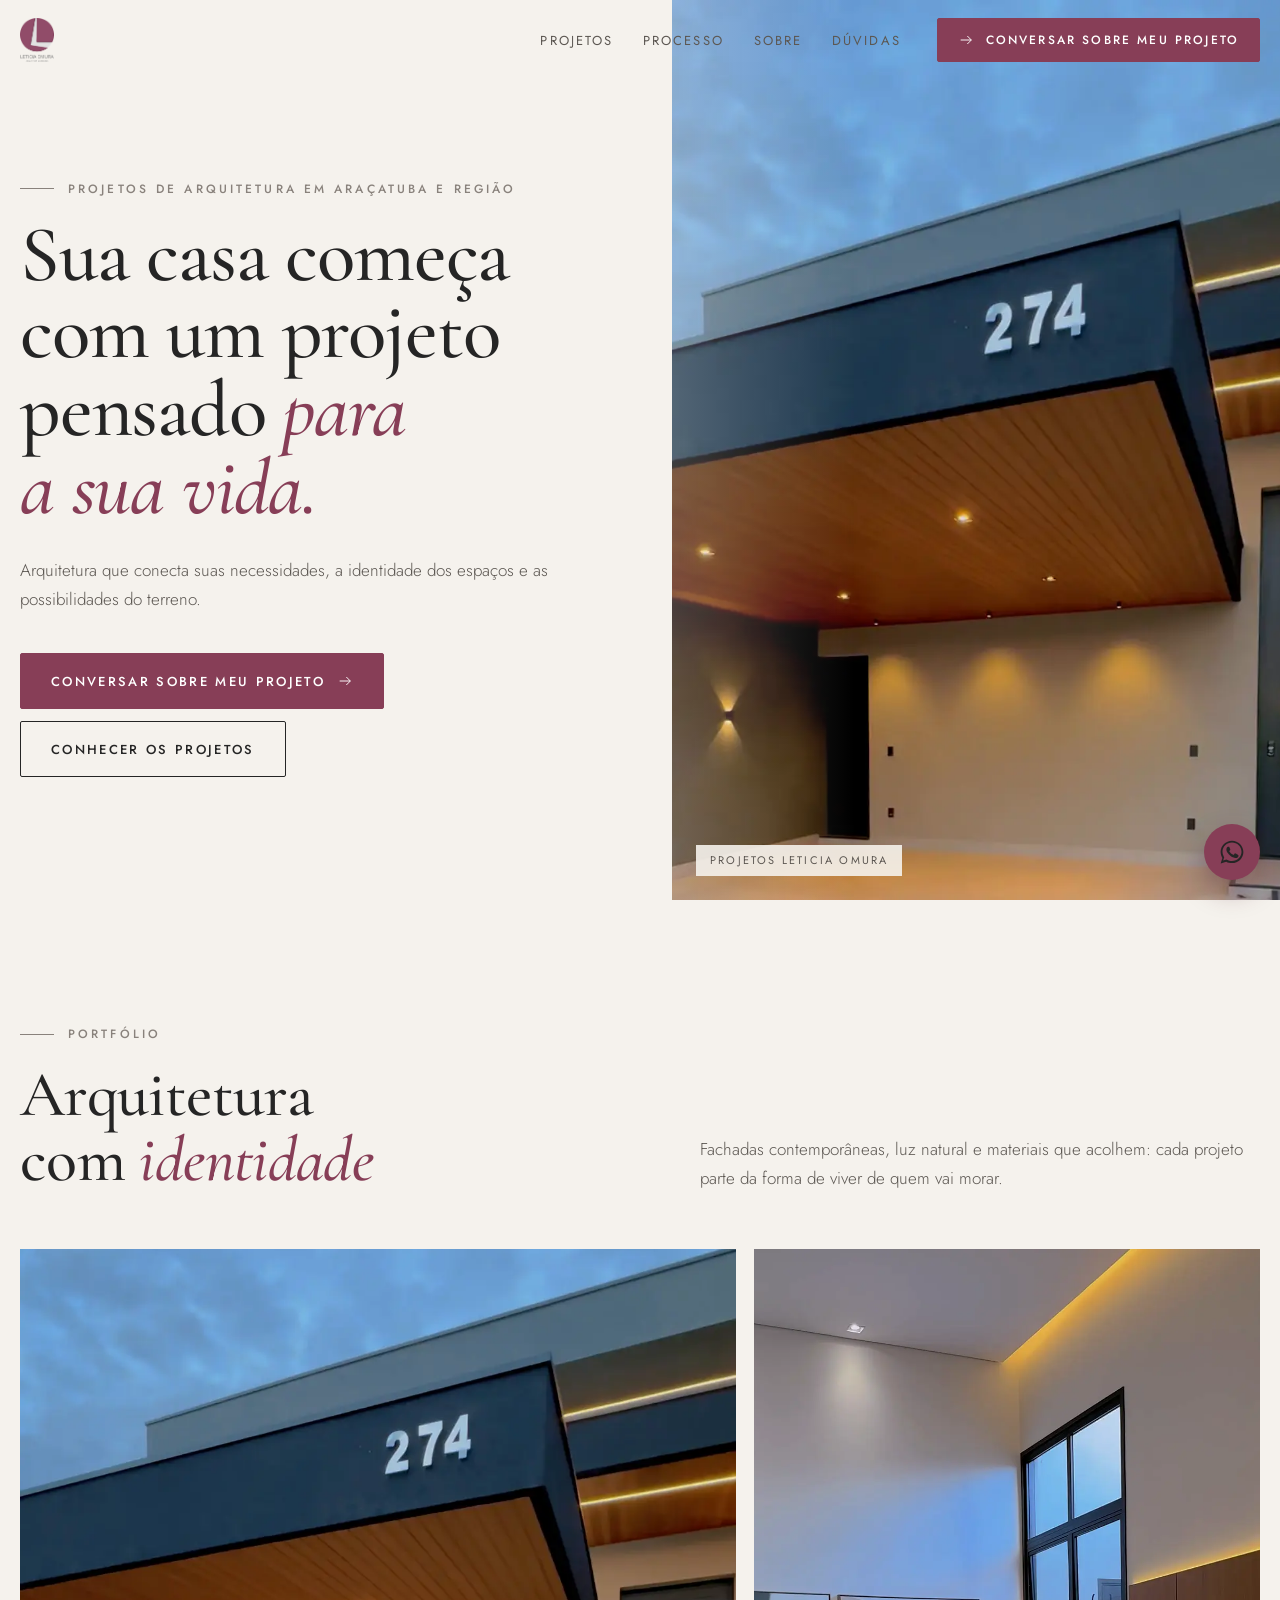
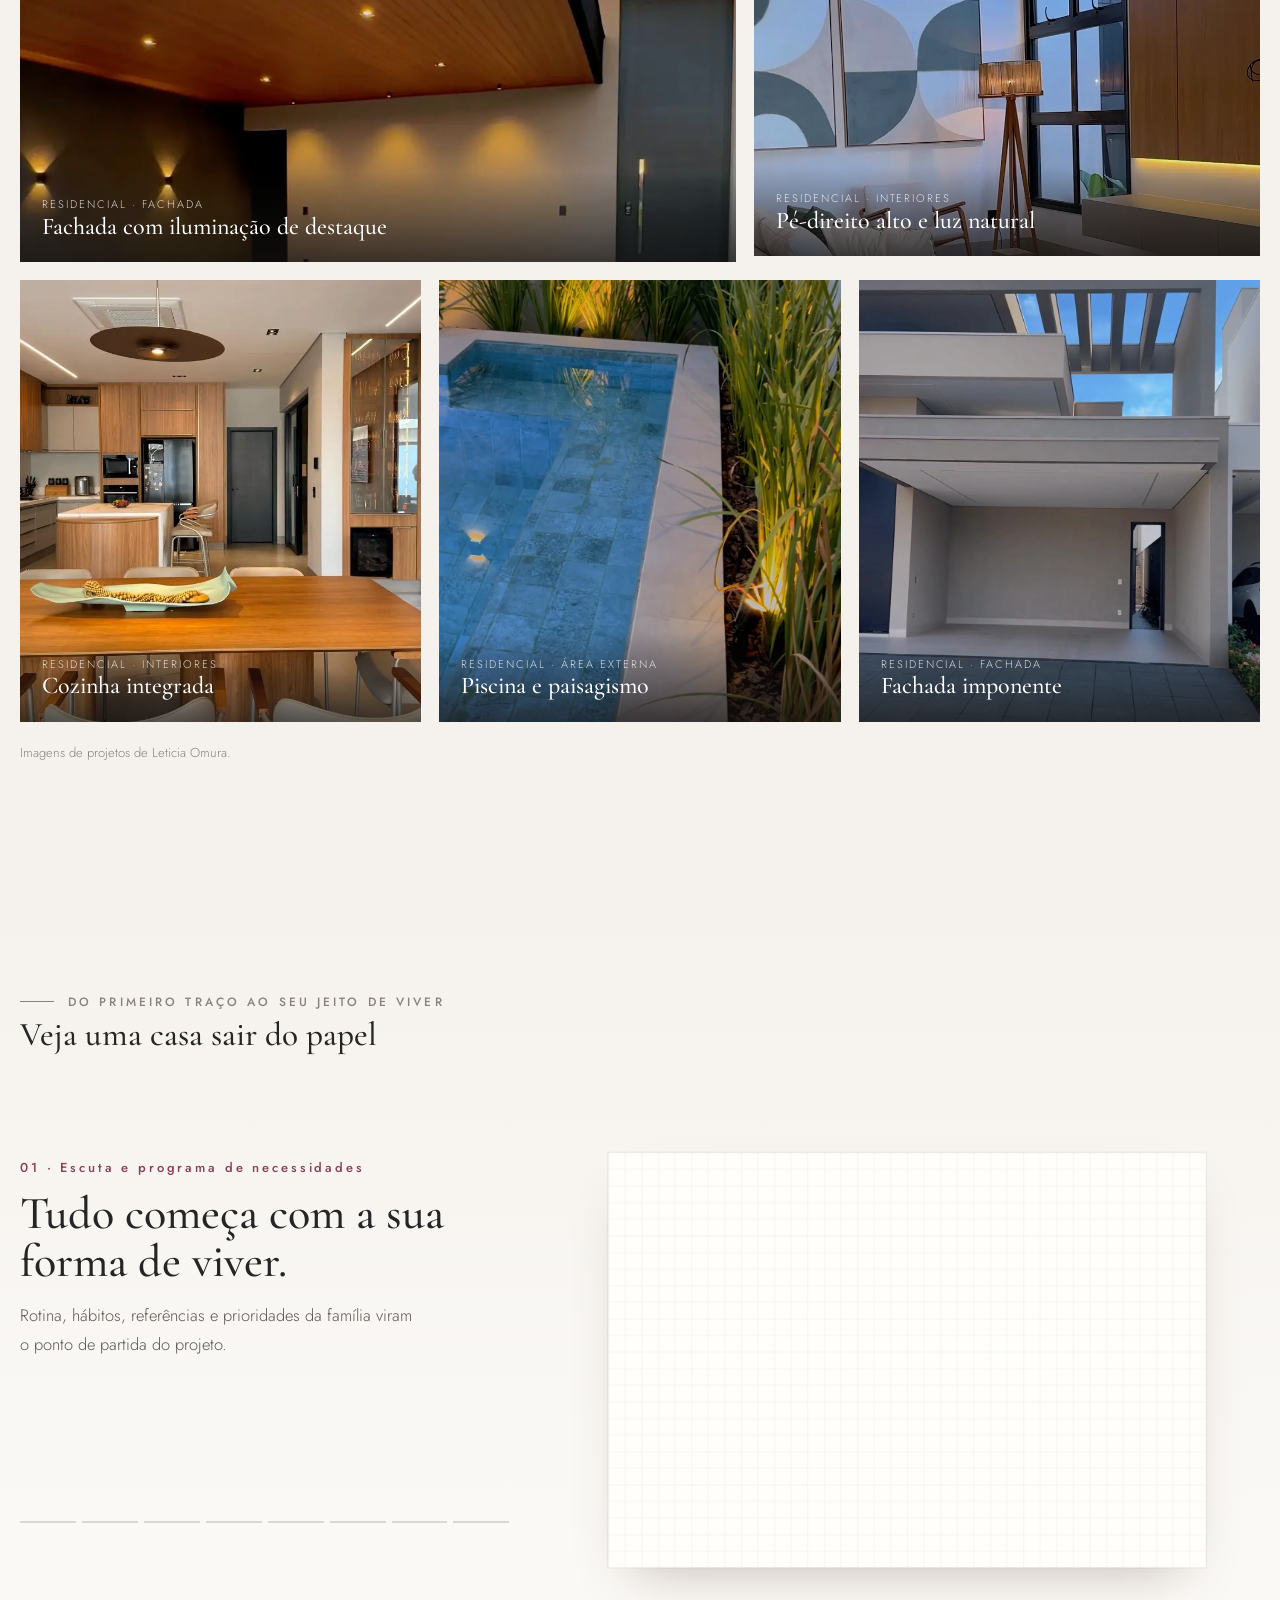
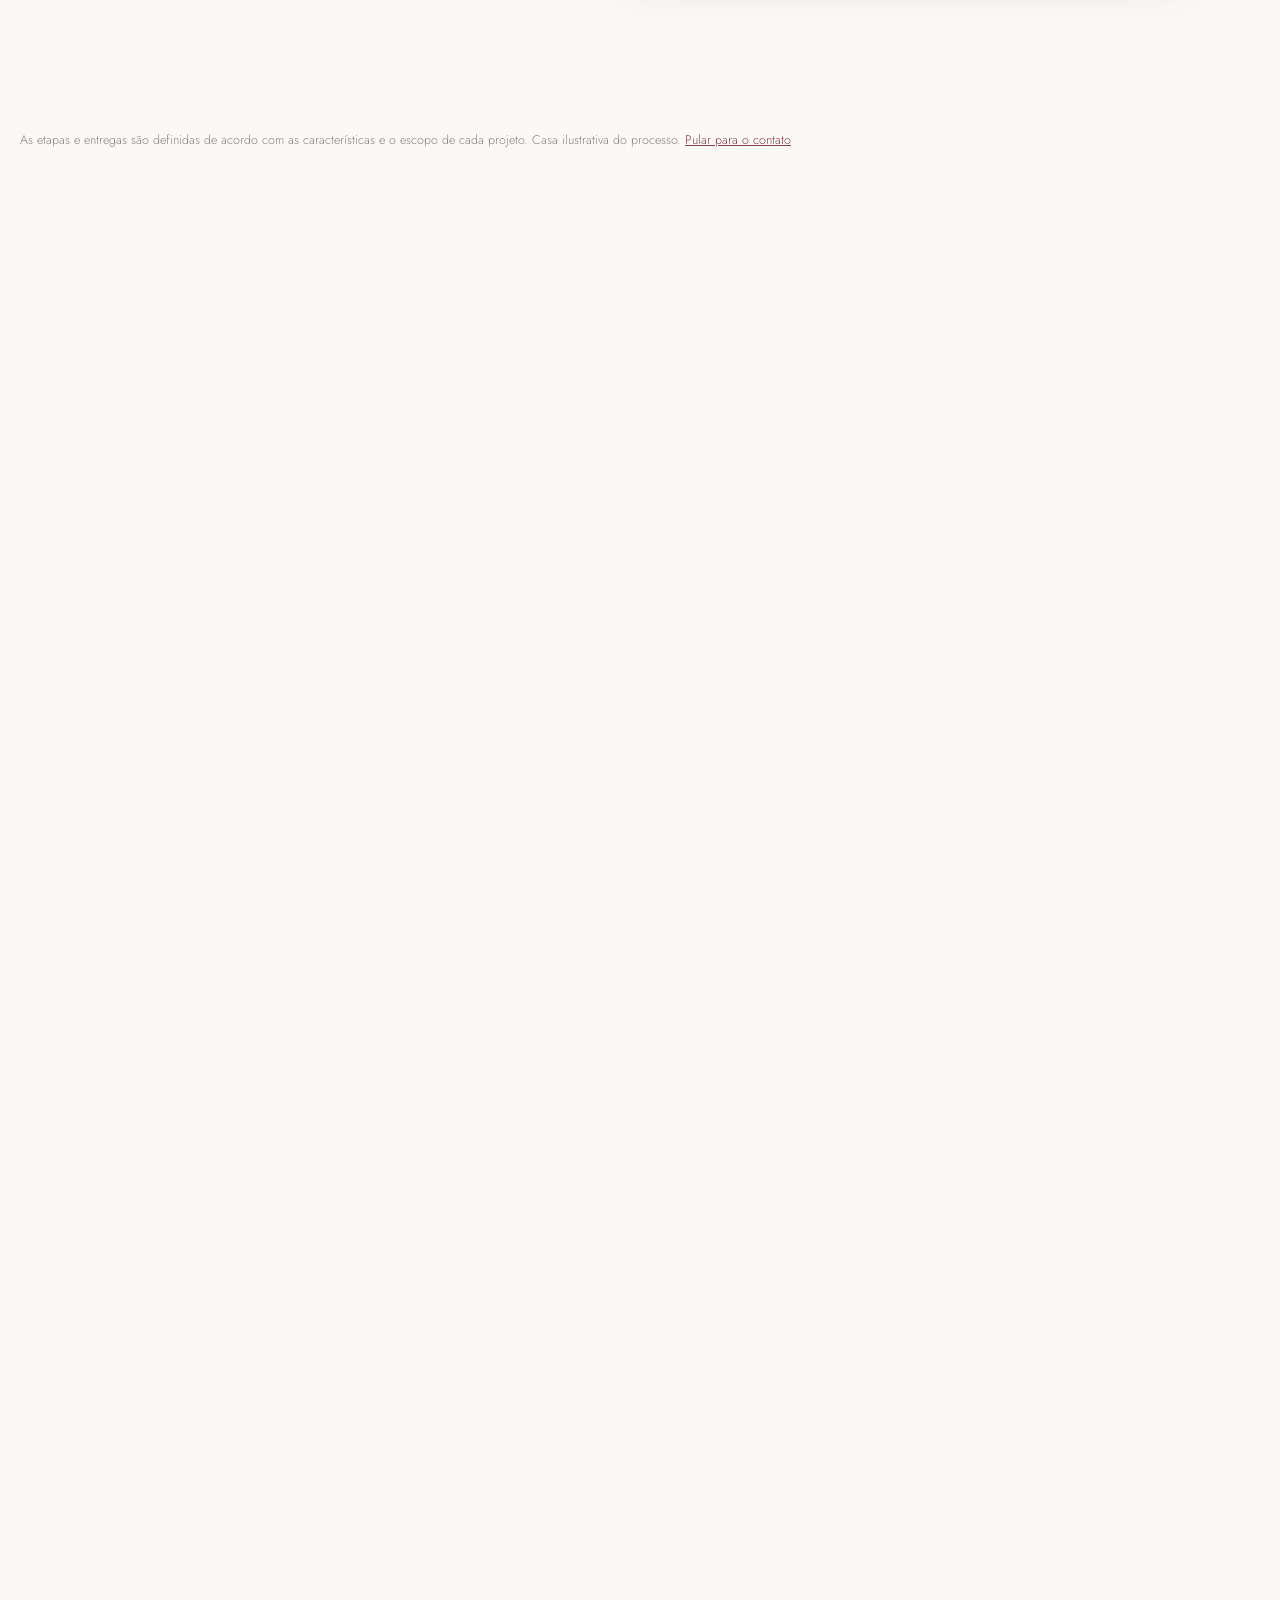
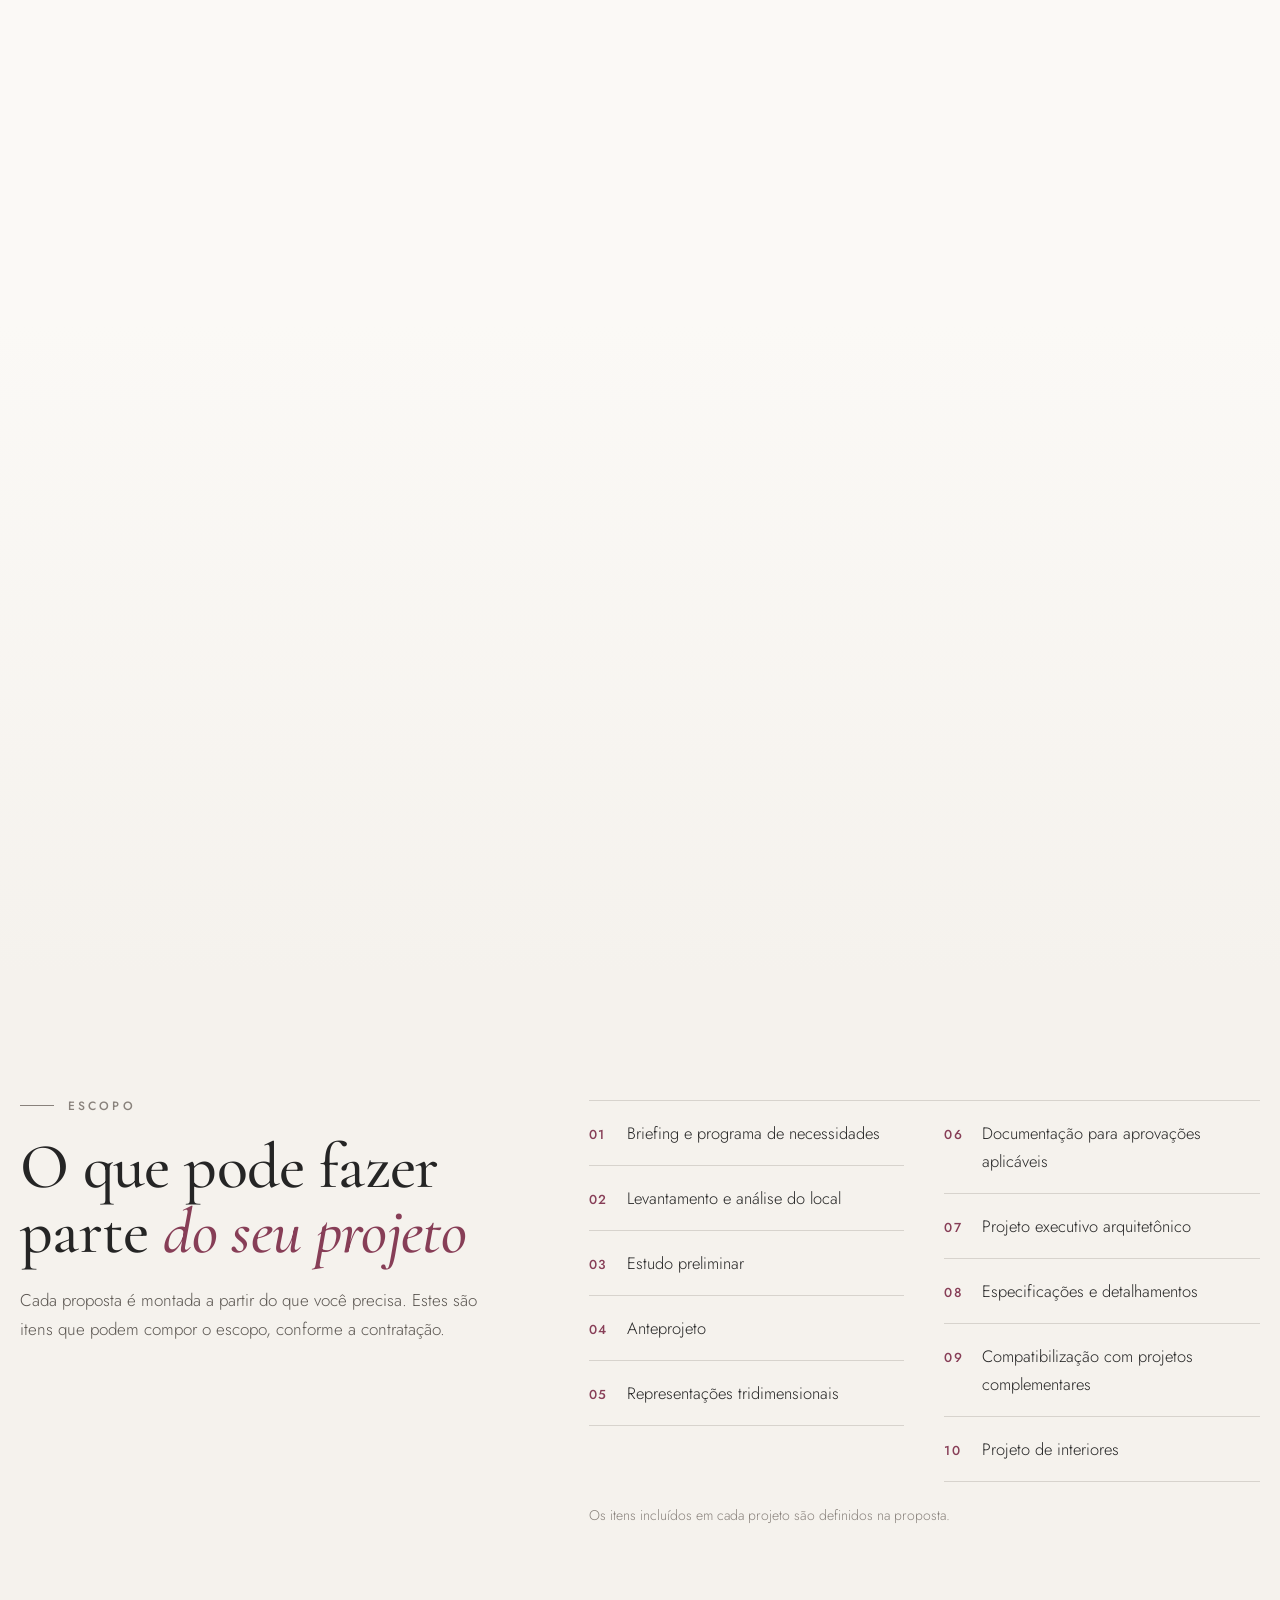
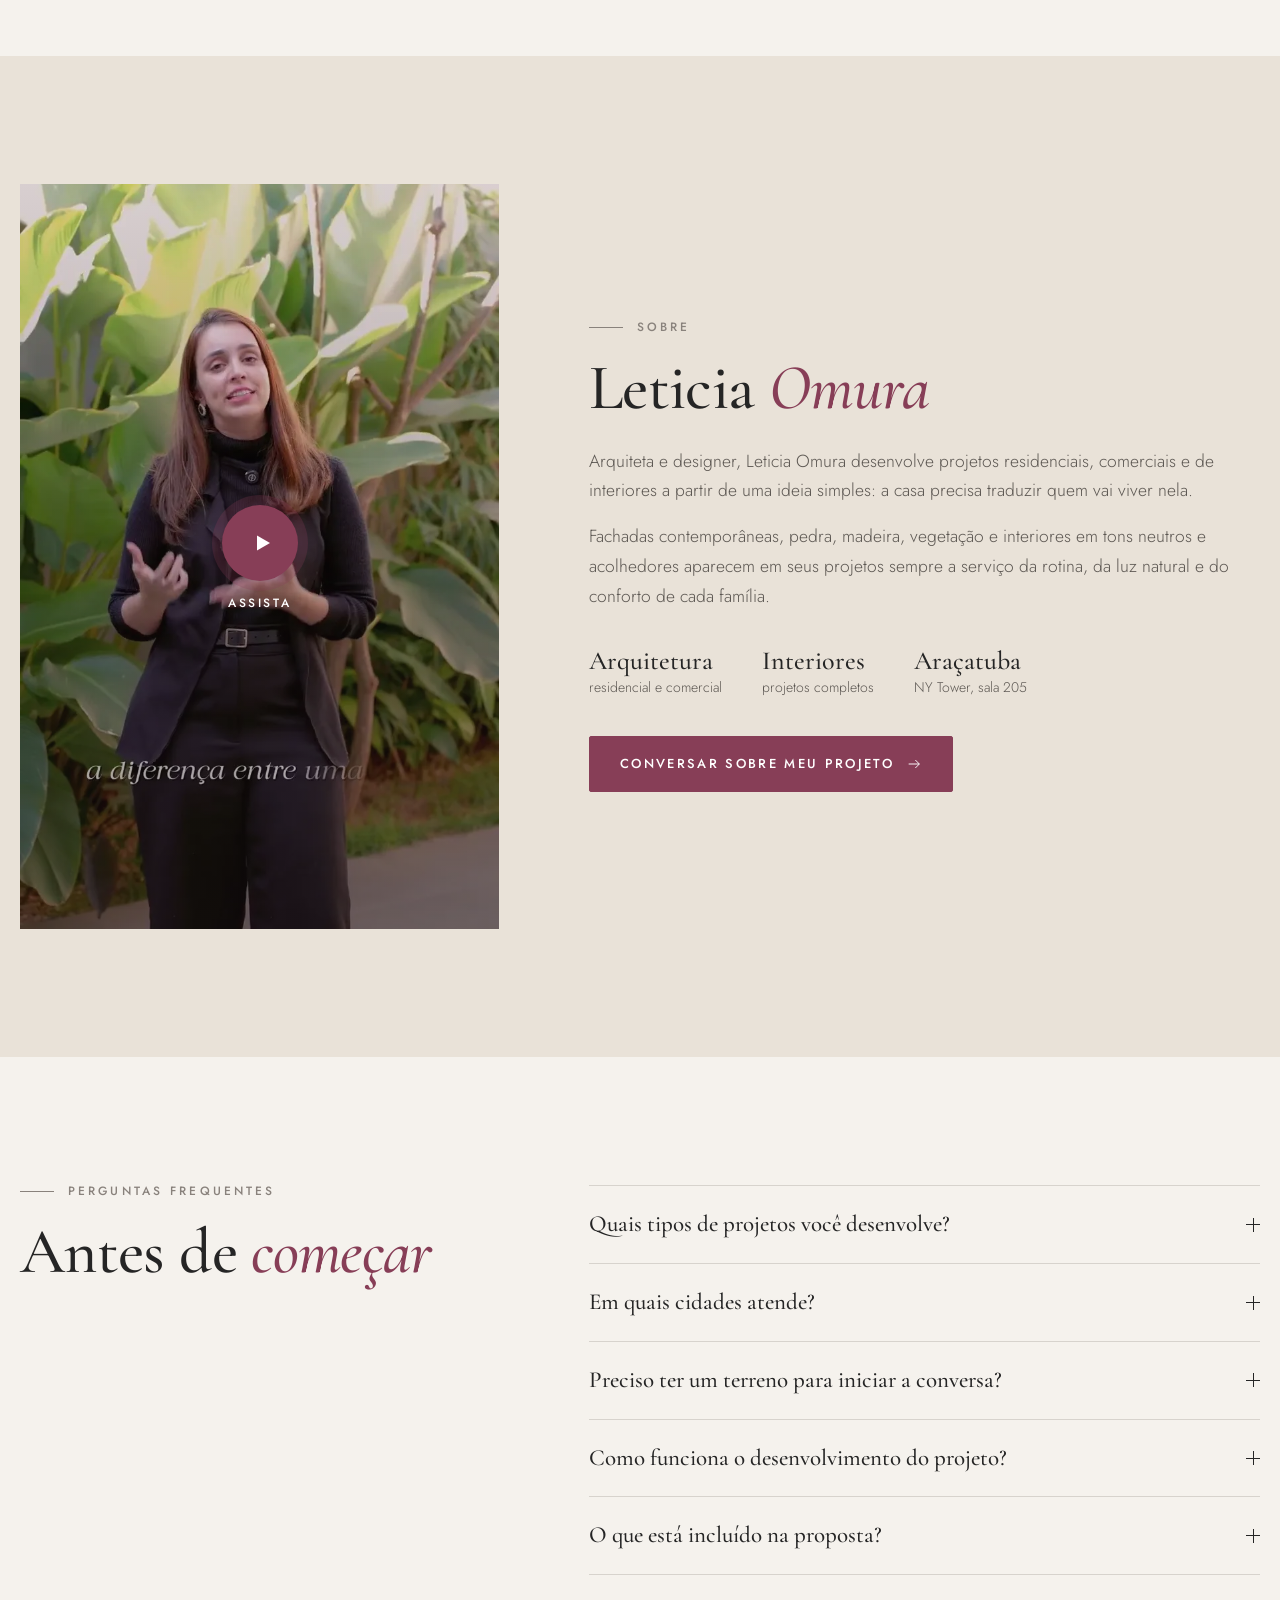
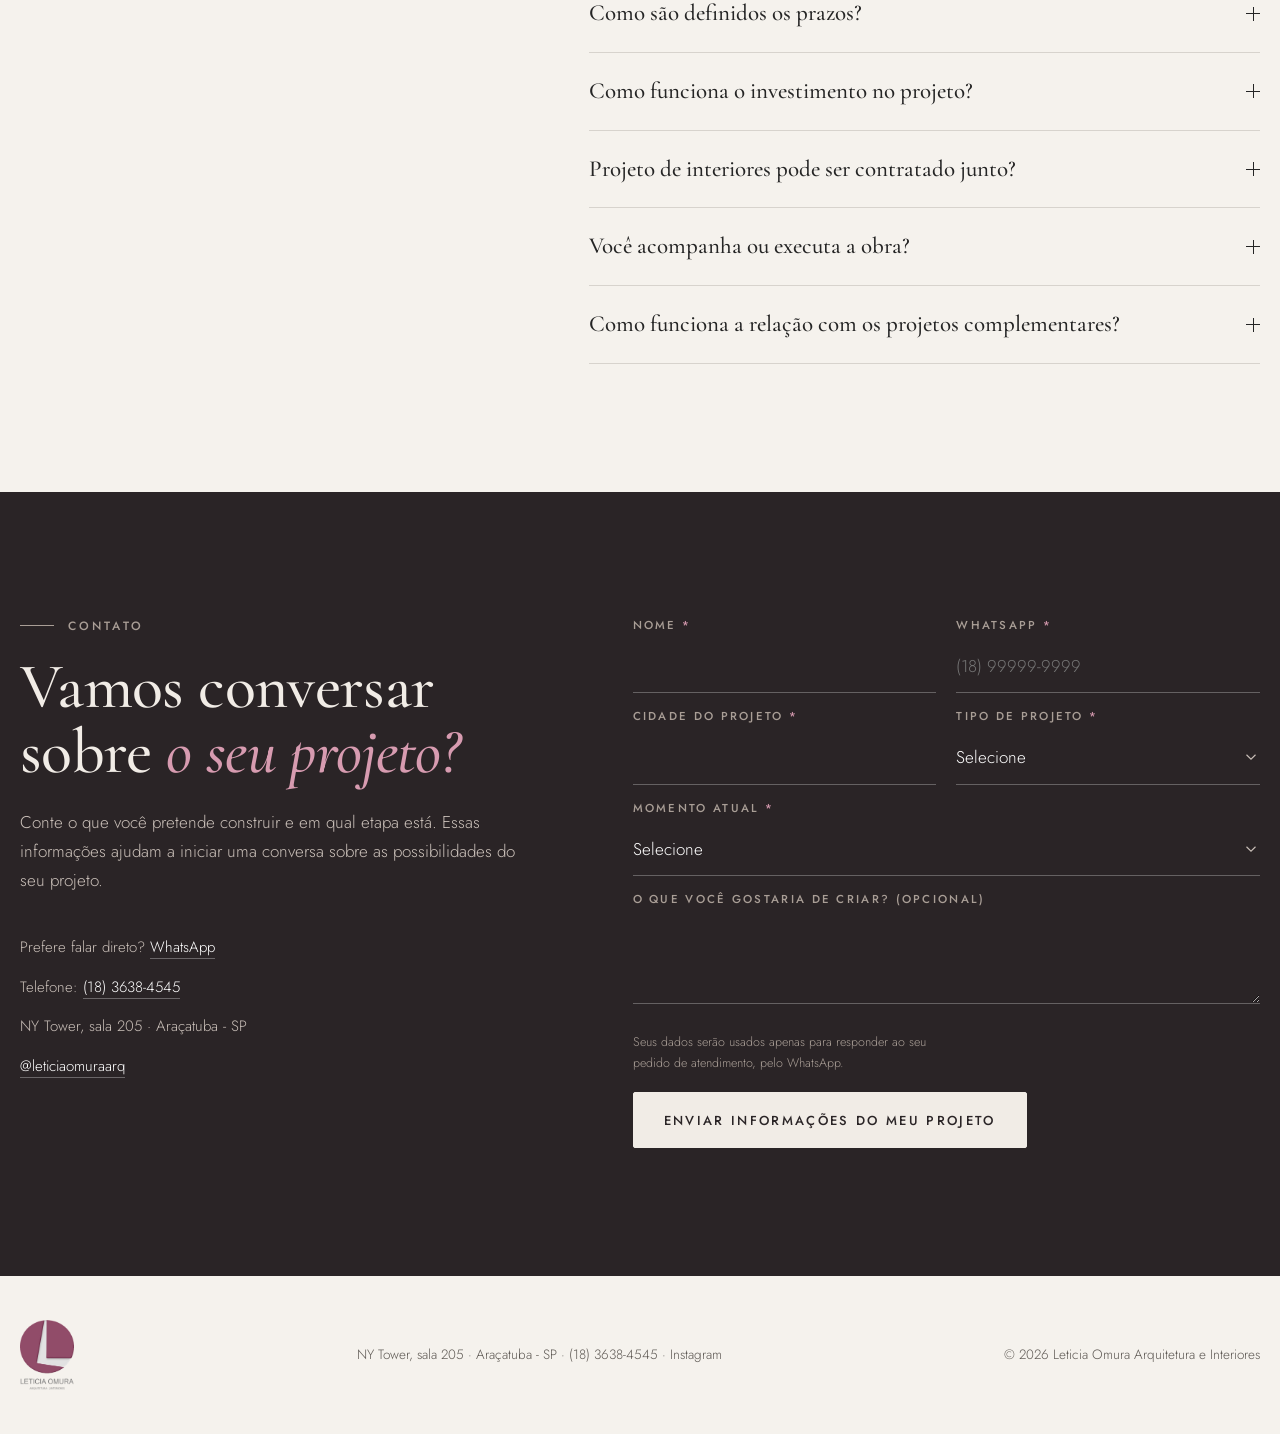
<file: leticia-omura/index.html>
<!doctype html>
<html lang="pt-BR">
<head>
<meta charset="utf-8">
<meta name="viewport" content="width=device-width,initial-scale=1,viewport-fit=cover">
<title>Projetos de Arquitetura em Araçatuba | Leticia Omura</title>
<meta name="description" content="Conheça os projetos de Leticia Omura e descubra uma arquitetura pensada para suas necessidades. Converse sobre seu projeto em Araçatuba.">
<meta name="theme-color" content="#F5F2ED">
<meta property="og:type" content="website">
<meta property="og:title" content="Leticia Omura | Arquitetura e Interiores">
<meta property="og:description" content="Sua casa começa com um projeto pensado para a sua vida.">
<meta property="og:image" content="img/p-fachada-noite.webp">
<meta property="og:locale" content="pt_BR">
<link rel="icon" href="img/favicon.png" type="image/png">
<link rel="preconnect" href="https://fonts.googleapis.com"><link rel="preconnect" href="https://fonts.gstatic.com" crossorigin>
<link rel="stylesheet" href="https://fonts.googleapis.com/css2?family=Cormorant+Garamond:ital,wght@0,500;0,600;1,500&family=Jost:wght@300;400;500;600&display=swap">
<script>
/* RASTREAMENTO — preencha os IDs (recomendado: só GTM). Eventos: contact_click, form_start, form_error, generate_lead, scroll3d_step, scroll3d_static. */
window.TRACK={gtmId:"",ga4Id:"",adsId:"",adsLabel:"",metaPixelId:""};
window.dataLayer=window.dataLayer||[];function gtag(){dataLayer.push(arguments);}
(function(T){
if(T.gtmId){dataLayer.push({"gtm.start":Date.now(),event:"gtm.js"});var s=document.createElement("script");s.async=1;s.src="https://www.googletagmanager.com/gtm.js?id="+T.gtmId;document.head.appendChild(s);}
var gid=T.ga4Id||T.adsId;if(gid){var g=document.createElement("script");g.async=1;g.src="https://www.googletagmanager.com/gtag/js?id="+gid;document.head.appendChild(g);gtag("js",new Date());if(T.ga4Id)gtag("config",T.ga4Id);if(T.adsId)gtag("config",T.adsId);}
if(T.metaPixelId){!function(f,b,e,v,n,t,s){if(f.fbq)return;n=f.fbq=function(){n.callMethod?n.callMethod.apply(n,arguments):n.queue.push(arguments)};if(!f._fbq)f._fbq=n;n.push=n;n.loaded=!0;n.version="2.0";n.queue=[];t=b.createElement(e);t.async=!0;t.src=v;s=b.getElementsByTagName(e)[0];s.parentNode.insertBefore(t,s)}(window,document,"script","https://connect.facebook.net/en_US/fbevents.js");fbq("init",T.metaPixelId);fbq("track","PageView");}
})(window.TRACK);
(function(){try{var q=new URLSearchParams(location.search),k=["utm_source","utm_medium","utm_campaign","utm_term","utm_content","gclid","fbclid","gbraid","wbraid"],o={},h=0;
k.forEach(function(x){var v=q.get(x);if(v){o[x]=v;h=1;}});if(h){o.ts=Date.now();localStorage.setItem("lo_attr",JSON.stringify(o));}
var a=JSON.parse(localStorage.getItem("lo_attr")||"null");if(a&&Date.now()-a.ts>7776e6){localStorage.removeItem("lo_attr");a=null;}
window.ATTR=a||{};}catch(e){window.ATTR={};}})();
function track(ev,d){d=Object.assign({},window.ATTR||{},d||{});dataLayer.push(Object.assign({event:ev},d));var T=window.TRACK;if(T.ga4Id&&window.gtag)gtag("event",ev,d);if(ev==="generate_lead"){if(T.adsId&&T.adsLabel&&window.gtag)gtag("event","conversion",{send_to:T.adsId+"/"+T.adsLabel});if(window.fbq)fbq("track","Lead");}if(ev==="contact_click"&&window.fbq)fbq("track","Contact");}
document.documentElement.classList.add("js");
</script>
<script type="application/ld+json">{"@context":"https://schema.org","@type":"ProfessionalService","name":"Leticia Omura Arquitetura e Interiores","telephone":"+55 18 3638-4545","address":{"@type":"PostalAddress","streetAddress":"NY Tower, sala 205","addressLocality":"Araçatuba","addressRegion":"SP","addressCountry":"BR"},"areaServed":"Araçatuba e região","sameAs":["https://www.instagram.com/leticiaomuraarq/"]}</script>
<style>
:root{--bg:#F5F2ED;--bg-2:#FBF9F6;--sand:#D9CFC3;--sand-2:#E9E2D8;--ink:#252525;--ink-2:#5C5752;--line:#89827C;--line-2:rgba(137,130,124,.28);--wine:#873E57;--wine-2:#6E2F45;
--f-d:"Cormorant Garamond",Georgia,serif;--f-t:"Jost",ui-sans-serif,system-ui,-apple-system,"Segoe UI",sans-serif;--wrap:1240px;--g:max(20px,env(safe-area-inset-left,0px));--sec:clamp(88px,10vw,150px);--ease:cubic-bezier(.2,.7,.2,1);--hdr:80px}
*{box-sizing:border-box}
html{scroll-behavior:smooth;scroll-padding-top:calc(var(--hdr) + 10px)}
body{margin:0;background:var(--bg);color:var(--ink);font:300 17.5px/1.7 var(--f-t);-webkit-font-smoothing:antialiased;overflow-x:hidden}
img,video{max-width:100%;display:block}a{color:inherit}
:focus-visible{outline:2px solid var(--wine);outline-offset:3px}
.wrap{max-width:calc(var(--wrap) + 40px);margin:0 auto;padding-inline:var(--g)}
.skip{position:absolute;left:12px;top:-60px;z-index:100;background:var(--wine);color:#fff;padding:10px 16px}.skip:focus{top:12px}
.kicker{display:flex;align-items:center;gap:14px;margin:0 0 22px;font:500 12px/1 var(--f-t);letter-spacing:.26em;text-transform:uppercase;color:var(--line)}
.kicker::before{content:"";width:34px;height:1px;background:currentColor}
.h2{margin:0;font:500 clamp(38px,5vw,66px)/1.02 var(--f-d);letter-spacing:-.01em;text-wrap:balance}
.h2 em{font-style:italic;color:var(--wine)}
.lead{margin:0;font-size:clamp(17px,1.3vw,19px);color:var(--ink-2);max-width:56ch}
.btn{display:inline-flex;align-items:center;justify-content:center;gap:12px;min-height:56px;padding:0 30px;border-radius:2px;border:1px solid var(--wine);background:var(--wine);color:#fff;text-decoration:none;font:500 13px/1 var(--f-t);letter-spacing:.18em;text-transform:uppercase;cursor:pointer;transition:background .3s,color .3s,gap .3s var(--ease)}
.btn svg{width:16px;height:16px}
.btn:hover{background:var(--wine-2);gap:16px}
.btn--line{background:transparent;color:var(--ink);border-color:var(--ink)}
.btn--line:hover{background:var(--ink);color:#fff}
.btn--light{background:transparent;color:#fff;border-color:rgba(255,255,255,.6)}.btn--light:hover{background:#fff;color:var(--ink)}
/* header */
.top{position:fixed;inset:0 0 auto;z-index:50;transition:background .4s,box-shadow .4s}
.top.solid{background:rgba(245,242,237,.92);backdrop-filter:blur(12px);-webkit-backdrop-filter:blur(12px);box-shadow:0 1px 0 var(--line-2)}
.top .wrap{height:var(--hdr);display:flex;align-items:center;gap:36px}
.brand{display:flex;align-items:center;gap:14px;text-decoration:none}
.brand img{height:44px;width:auto}
.nav{display:flex;gap:30px;margin-left:auto}
.nav a{font:400 13px/1 var(--f-t);letter-spacing:.16em;text-transform:uppercase;text-decoration:none;color:var(--ink-2);padding:8px 0;position:relative}
.nav a::after{content:"";position:absolute;left:0;right:0;bottom:0;height:1px;background:var(--wine);transform:scaleX(0);transition:transform .3s var(--ease)}
.nav a:hover::after{transform:none}
.top .btn{min-height:44px;padding:0 20px;font-size:12px}
/* hero */
.hero{min-height:100svh;display:grid;grid-template-columns:minmax(0,1.05fr) minmax(0,.95fr);align-items:stretch}
.hero__txt{display:flex;flex-direction:column;justify-content:center;padding:calc(var(--hdr) + 40px) clamp(24px,5vw,80px) 60px max(var(--g),calc((100vw - var(--wrap))/2))}
.hero h1{margin:0;font:500 clamp(46px,6.2vw,92px)/.98 var(--f-d);letter-spacing:-.015em;text-wrap:balance}
.hero h1 em{font-style:italic;color:var(--wine)}
.hero .lead{margin-top:28px}
.hero__cta{display:flex;flex-wrap:wrap;gap:12px;margin-top:40px}
.hero__media{position:relative;overflow:hidden;background:var(--sand)}
.hero__media video{position:absolute;inset:0;width:100%;height:100%;object-fit:cover}
.hero__media::after{content:"";position:absolute;inset:0;background:linear-gradient(90deg,rgba(245,242,237,.25),transparent 30%)}
.hero__tag{position:absolute;left:24px;bottom:24px;z-index:1;padding:10px 14px;background:rgba(245,242,237,.9);font:400 11px/1 var(--f-t);letter-spacing:.2em;text-transform:uppercase;color:var(--ink-2)}
.ruler{position:absolute;top:calc(var(--hdr) + 20px);bottom:30px;left:0;width:1px;background:var(--line-2)}
[data-in]{animation:fade 1.2s var(--ease) both}[data-in="2"]{animation-delay:.12s}[data-in="3"]{animation-delay:.24s}[data-in="4"]{animation-delay:.36s}
@keyframes fade{from{opacity:0;transform:translateY(18px)}to{opacity:1;transform:none}}
/* portfolio */
.port{padding-block:var(--sec)}
.port__head{display:flex;justify-content:space-between;align-items:end;gap:40px;margin-bottom:56px}
.port__grid{display:grid;grid-template-columns:repeat(12,minmax(0,1fr));gap:18px}
.pi{position:relative;margin:0;overflow:hidden;background:var(--sand)}
.pi img{width:100%;height:100%;object-fit:cover;transition:transform 1.4s var(--ease)}
.pi:hover img{transform:scale(1.04)}
.pi figcaption{position:absolute;left:0;right:0;bottom:0;padding:22px;color:#fff;background:linear-gradient(0deg,rgba(20,18,16,.7),transparent);font-size:14px;line-height:1.4}
.pi figcaption b{display:block;font:500 24px/1.1 var(--f-d)}
.pi figcaption small{font-size:11px;letter-spacing:.18em;text-transform:uppercase;opacity:.8}
.pi--a{grid-column:span 7;aspect-ratio:7/6}.pi--b{grid-column:span 5;aspect-ratio:5/6}
.pi--c,.pi--d,.pi--e{grid-column:span 4;aspect-ratio:4/4.4}
.port__note{margin:20px 0 0;font-size:13px;color:var(--line)}
/* 3D */
.proc{position:relative;height:720vh;background:linear-gradient(180deg,var(--bg),var(--bg-2) 10%,var(--bg-2) 90%,var(--bg))}
.proc__stick{position:sticky;top:0;height:100svh;display:grid;grid-template-columns:minmax(0,5fr) minmax(0,7fr);align-items:center;overflow:hidden}
.proc__txt{position:relative;padding-left:max(var(--g),calc((100vw - var(--wrap))/2));padding-right:24px;height:100%;display:flex;flex-direction:column;justify-content:center}
.proc__intro{position:absolute;top:calc(var(--hdr) + 24px);left:max(var(--g),calc((100vw - var(--wrap))/2));right:24px}
.proc__intro .kicker{margin-bottom:10px}
.proc__intro h2{margin:0;font:500 clamp(28px,2.6vw,38px)/1.05 var(--f-d)}
.steps{position:relative;min-height:320px}
.step{position:absolute;inset:0 0 auto;opacity:0;transform:translateY(20px);transition:opacity .6s var(--ease),transform .6s var(--ease);pointer-events:none}
.step.on{opacity:1;transform:none;pointer-events:auto}
.step b{display:block;font:500 13px/1 var(--f-t);letter-spacing:.22em;color:var(--wine);margin-bottom:16px}
.step h3{margin:0;font:500 clamp(34px,3.6vw,52px)/1.04 var(--f-d)}
.step p{margin:16px 0 0;color:var(--ink-2);max-width:40ch;font-size:16.5px}
.bar{display:flex;gap:6px;margin-top:40px}
.bar i{flex:1;height:2px;background:var(--line-2);position:relative;overflow:hidden}
.bar i::after{content:"";position:absolute;inset:0;background:var(--wine);transform:scaleX(var(--f,0));transform-origin:left}
.proc__foot{position:absolute;bottom:28px;left:max(var(--g),calc((100vw - var(--wrap))/2));right:24px;font-size:12.5px;color:var(--line)}
.proc__foot a{color:var(--wine)}
.stage{position:relative;height:100%;perspective:1700px;perspective-origin:50% 35%}
.sky{position:absolute;inset:0;background:radial-gradient(70% 60% at 60% 25%,rgba(255,214,170,calc(var(--life)*.55)),transparent 70%)}
.world{position:absolute;left:50%;top:52%;width:640px;height:440px;margin:-220px 0 0 -320px;transform-style:preserve-3d;will-change:transform}
.world *{transform-style:preserve-3d}
.paper{position:absolute;inset:-30px -40px;background:#FFFEFB;box-shadow:0 30px 60px -30px rgba(80,60,40,.35),0 0 0 1px rgba(137,130,124,.15)}
.paper::before{content:"";position:absolute;inset:0;background-image:linear-gradient(rgba(137,130,124,.08) 1px,transparent 1px),linear-gradient(90deg,rgba(137,130,124,.08) 1px,transparent 1px);background-size:20px 20px;opacity:calc(1 - var(--life))}
.paper::after{content:"";position:absolute;inset:0;background:radial-gradient(60% 70% at 50% 55%,#C9CDB2,#B7BE9C 60%,#AEB492);opacity:calc(var(--life)*.9)}
.plan{position:absolute;inset:0;overflow:visible}
.plan .sk{fill:none;stroke:#3a3632;stroke-width:1.2;stroke-linecap:round;stroke-dasharray:1;stroke-dashoffset:calc(1 - var(--sketch));opacity:calc(1 - var(--rise)*.85)}
.plan .site{fill:none;stroke:var(--line);stroke-width:1;stroke-dasharray:6 5;opacity:var(--site)}
.plan .sun{opacity:var(--site)}
.plan .wall{fill:none;stroke:#252525;stroke-width:3;stroke-dasharray:1;stroke-dashoffset:calc(1 - var(--draw))}
.plan .part{fill:none;stroke:#252525;stroke-width:1.4;stroke-dasharray:1;stroke-dashoffset:calc(1 - var(--draw))}
.plan .door{fill:none;stroke:var(--line);stroke-width:1;opacity:var(--draw)}
.plan text{font:500 9.5px var(--f-t);letter-spacing:.14em;fill:var(--ink-2);text-transform:uppercase}
.plan .rooms{opacity:calc(var(--draw) * (1 - var(--rise)))}
.plan .notes{opacity:calc(var(--sketch) * (1 - var(--draw)))}
.plan .notes text{font:italic 500 13px var(--f-d);letter-spacing:0;text-transform:none;fill:var(--wine)}
.plan .sitet{opacity:calc(var(--site) * (1 - var(--rise)))}
.dims{position:absolute;inset:0;transform:translateZ(1px);opacity:var(--dims)}
.dims line,.dims path{stroke:var(--wine);stroke-width:1;fill:none}
.dims text{font:500 10px var(--f-t);fill:var(--wine);letter-spacing:.06em}
.house{position:absolute;inset:0;opacity:min(1,calc(var(--rise)*8))}
.f{position:absolute;left:0;top:0;transform-origin:0 0;background:#F7F5F1;box-shadow:inset 0 0 0 1px rgba(37,37,37,.55);backface-visibility:visible}
.f::after{content:"";position:absolute;inset:0;opacity:var(--mat);background:var(--m,#EDE7DE)}
.f.stone::after{background:repeating-linear-gradient(0deg,#8E8780 0 7px,#9C958D 7px 9px,#857E77 9px 15px,#A39C94 15px 17px)}
.f.wood::after{background:repeating-linear-gradient(90deg,#9A6A44 0 5px,#7E5535 5px 6px)}
.f.dark::after{background:#3B3A39}
.f.plaster::after{background:linear-gradient(180deg,#EFEAE3,#E3DCD2)}
.f.side::after{background:linear-gradient(180deg,#E3DCD2,#D6CEC3)}
.win{position:absolute;opacity:var(--mat);background:linear-gradient(160deg,#5E6E78,#2D3439 60%,#46525A);box-shadow:inset 0 0 0 2px #1E1E1E,0 0 calc(var(--life)*40px) calc(var(--life)*6px) rgba(255,190,120,calc(var(--life)*.55))}
.win::after{content:"";position:absolute;inset:0;background:radial-gradient(circle at 50% 70%,rgba(255,200,140,calc(var(--life)*.9)),transparent 75%)}
.slab{position:absolute;left:0;top:0;background:#FBFAF7;box-shadow:inset 0 0 0 1px rgba(37,37,37,.55),0 0 0 rgba(0,0,0,0)}
.slab::after{content:"";position:absolute;inset:0;opacity:var(--mat);background:linear-gradient(135deg,#D8D2C9,#C7C0B6)}
.tree{position:absolute;left:0;top:0;transform-origin:50% 0}
.tree i{position:absolute;left:50%;top:0;width:6px;height:var(--th,60px);margin-left:-3px;background:#6B5644;transform-origin:50% 0;transform:rotateX(90deg) scaleY(var(--life))}
.tree b{position:absolute;left:50%;width:var(--cs,70px);height:var(--cs,70px);margin-left:calc(var(--cs,70px)/-2);border-radius:50%;background:radial-gradient(circle at 40% 35%,#8FA06C,#5E7146 70%);opacity:var(--life);top:calc(var(--cs,70px)/-2);transform:translateZ(var(--th,60px)) scale(var(--life));transform-origin:50% 50%;box-shadow:0 0 0 1px rgba(60,70,40,.25)}
.shrub{position:absolute;border-radius:50%;background:radial-gradient(circle at 40% 35%,#97A774,#617447);opacity:var(--life);transform:translateZ(6px) scale(var(--life))}
.layers{position:absolute;inset:0;opacity:var(--cut)}
.layers span{position:absolute;padding:4px 8px;background:var(--wine);color:#fff;font:500 9px/1 var(--f-t);letter-spacing:.14em;text-transform:uppercase;white-space:nowrap}
/* static fallback */
.proc.static{height:auto;padding-block:var(--sec)}
.proc.static .proc__stick{position:relative;height:auto;grid-template-columns:1fr;overflow:visible}
.proc.static .stage{height:min(70vw,560px)}
.proc.static .proc__intro,.proc.static .proc__foot{position:static;padding:0 var(--g);max-width:var(--wrap);margin:0 auto}
.proc.static .proc__txt{padding:0}
.proc.static .steps{min-height:0;display:grid;grid-template-columns:repeat(4,minmax(0,1fr));gap:28px;max-width:var(--wrap);margin:40px auto 0;padding:0 var(--g)}
.proc.static .step{position:static;opacity:1;transform:none}
.proc.static .step h3{font-size:26px}.proc.static .step p{font-size:15px}
.proc.static .bar{display:none}
/* scope */
.scope{padding-block:var(--sec)}
.scope__grid{display:grid;grid-template-columns:minmax(0,5fr) minmax(0,7fr);gap:clamp(40px,7vw,110px)}
.scope ul{list-style:none;margin:0;padding:0;border-top:1px solid var(--line-2);columns:2;column-gap:40px}
.scope li{break-inside:avoid;display:flex;gap:16px;align-items:baseline;padding:18px 0;border-bottom:1px solid var(--line-2);font-size:16.5px}
.scope li span{font:500 13px var(--f-t);color:var(--wine);letter-spacing:.1em;min-width:22px}
.scope__note{margin:22px 0 0;font-size:14px;color:var(--line)}
/* about */
.about{padding-block:var(--sec);background:var(--sand-2)}
.about__grid{display:grid;grid-template-columns:minmax(0,5fr) minmax(0,7fr);gap:clamp(40px,7vw,110px);align-items:center}
.vid{position:relative;margin:0;aspect-ratio:9/14;max-height:760px;background:var(--sand);overflow:hidden}
.vid video{width:100%;height:100%;object-fit:cover}
.vid button{position:absolute;inset:0;display:flex;flex-direction:column;align-items:center;justify-content:center;gap:16px;border:0;cursor:pointer;color:#fff;background:linear-gradient(0deg,rgba(30,20,20,.45),rgba(30,20,20,.05));font:500 12px/1 var(--f-t);letter-spacing:.22em;text-transform:uppercase}
.vid button i{display:grid;place-items:center;width:76px;height:76px;border-radius:50%;background:var(--wine);box-shadow:0 0 0 10px rgba(135,62,87,.25)}
.vid button svg{width:24px;height:24px;margin-left:4px}
.vid.playing button{display:none}
.about__text{margin:26px 0 36px;display:grid;gap:16px;color:var(--ink-2)}
.about__text p{margin:0}
.facts{display:flex;gap:40px;flex-wrap:wrap;margin:0 0 36px;padding:0;list-style:none}
.facts li{font-size:14px;color:var(--ink-2)}
.facts b{display:block;font:500 26px/1.1 var(--f-d);color:var(--ink)}
/* faq */
.faq{padding-block:var(--sec)}
.faq__grid{display:grid;grid-template-columns:minmax(0,5fr) minmax(0,7fr);gap:clamp(40px,7vw,110px)}
.qa{border-top:1px solid var(--line-2)}
.qa details{border-bottom:1px solid var(--line-2)}
.qa summary{list-style:none;cursor:pointer;display:flex;justify-content:space-between;align-items:center;gap:20px;padding:24px 0;font:500 23px/1.25 var(--f-d)}
.qa summary::-webkit-details-marker{display:none}
.qa summary::after{content:"";flex:none;width:14px;height:14px;background:linear-gradient(var(--ink),var(--ink)) center/14px 1px no-repeat,linear-gradient(var(--ink),var(--ink)) center/1px 14px no-repeat;transition:transform .3s var(--ease)}
.qa details[open] summary::after{transform:rotate(45deg)}
.qa details p{margin:0 0 24px;color:var(--ink-2);max-width:62ch}
/* contact */
.contact{padding-block:var(--sec);background:#2A2426;color:#F1ECE6}
.contact__grid{display:grid;grid-template-columns:minmax(0,5fr) minmax(0,6fr);gap:clamp(40px,7vw,110px)}
.contact .h2 em{color:#D79BB0}
.contact .lead{color:#C9BFB8;margin-top:24px}
.contact .kicker{color:#A99E96}
.alt{margin-top:40px;display:grid;gap:14px;font-size:15px;color:#C9BFB8}
.alt a{color:#fff;text-decoration:none;border-bottom:1px solid rgba(255,255,255,.3)}
form{display:grid;grid-template-columns:1fr 1fr;gap:18px 20px}
.fld{display:flex;flex-direction:column;gap:8px}
.fld--full{grid-column:1/-1}
.fld label{font:500 11.5px/1 var(--f-t);letter-spacing:.2em;text-transform:uppercase;color:#A99E96}
.fld label b{color:#D79BB0;font-weight:500}
.fld input,.fld select,.fld textarea{width:100%;min-height:54px;padding:14px 0;border:0;border-bottom:1px solid rgba(255,255,255,.28);background:transparent;color:#fff;font:300 17px var(--f-t);outline:none;border-radius:0;transition:border-color .3s;appearance:none;-webkit-appearance:none}
.fld select{background-image:url("data:image/svg+xml,%3Csvg xmlns='http://www.w3.org/2000/svg' viewBox='0 0 24 24' fill='none' stroke='%23C9BFB8' stroke-width='1.5'%3E%3Cpath d='m6 9 6 6 6-6'/%3E%3C/svg%3E");background-repeat:no-repeat;background-position:right 0 center;background-size:18px;cursor:pointer}
.fld select option{color:#252525}
.fld textarea{min-height:90px;resize:vertical}
.fld input:focus,.fld select:focus,.fld textarea:focus{border-color:#D79BB0}
.fld .err{display:none;font-size:13px;color:#FF9DB4}
.fld.bad .err{display:block}.fld.bad input,.fld.bad select{border-color:#FF9DB4}
.form__foot{grid-column:1/-1;display:flex;flex-wrap:wrap;align-items:center;justify-content:space-between;gap:18px;margin-top:10px}
.form__foot p{margin:0;font-size:12.5px;color:#A99E96;max-width:42ch}
.contact .btn{background:#F1ECE6;color:#2A2426;border-color:#F1ECE6}.contact .btn:hover{background:#fff}
.done{display:none;grid-column:1/-1;padding:32px;border:1px solid rgba(255,255,255,.2)}
.done h3{margin:0 0 10px;font:500 32px/1.1 var(--f-d)}
.done p{margin:0;color:#C9BFB8}
form.sent .fld,form.sent .form__foot{display:none}form.sent .done{display:block}
/* footer */
.foot{padding-block:44px;font-size:13.5px;color:var(--ink-2)}
.foot .wrap{display:flex;justify-content:space-between;gap:24px;flex-wrap:wrap;align-items:center}
.foot img{height:70px;width:auto}
.foot a{text-decoration:none}
.wa-float{position:fixed;right:calc(20px + env(safe-area-inset-right,0px));bottom:calc(20px + env(safe-area-inset-bottom,0px));z-index:60;width:56px;height:56px;border-radius:50%;background:var(--wine);display:grid;place-items:center;box-shadow:0 12px 26px rgba(80,30,45,.35);transition:transform .3s var(--ease)}
.wa-float:hover{transform:translateY(-3px)}
.wa-float svg{width:28px;height:28px}
.js .rv{opacity:0;transform:translateY(28px);transition:opacity 1.1s var(--ease),transform 1.1s var(--ease)}
.js .rv.in{opacity:1;transform:none}
@media (max-width:1000px){
.nav{display:none}.top .btn{margin-left:auto}
.hero{grid-template-columns:1fr;min-height:0}
.hero__txt{padding:calc(var(--hdr) + 30px) var(--g) 40px}
.hero__media{height:62vh;min-height:380px}
.port__head,.scope__grid,.about__grid,.faq__grid,.contact__grid{grid-template-columns:1fr;display:grid}
.port__head{gap:20px}
.pi--a,.pi--b{grid-column:span 12}.pi--c,.pi--d,.pi--e{grid-column:span 6}.pi--e{grid-column:span 12;aspect-ratio:16/10}
.proc{height:480vh}
.proc__stick{grid-template-columns:1fr;grid-template-rows:auto 1fr auto;align-items:stretch}
.proc__intro{position:static;padding:calc(var(--hdr) + 6px) var(--g) 0}
.proc__intro h2{font-size:24px}
.stage{order:0;min-height:0}
.proc__txt{order:1;height:auto;padding:0 var(--g) 26px}
.steps{min-height:150px}
.step h3{font-size:28px}.step p{font-size:15px;margin-top:8px}.step b{margin-bottom:8px}
.bar{margin-top:14px}
.proc__foot{display:none}
.proc__txt{padding-right:84px}
.proc.static .steps{grid-template-columns:1fr 1fr}
.vid{max-width:440px;width:100%}
}
@media (max-width:640px){
:root{--hdr:68px}
body{font-size:16.5px}
.brand img{height:36px}
.top .btn span{display:none}.top .btn{width:44px;padding:0}
.hero h1{font-size:clamp(40px,11vw,52px)}
.hero__cta .btn{width:100%}
.pi--c,.pi--d{grid-column:span 12;aspect-ratio:4/3.4}
.scope ul{columns:1}
form{grid-template-columns:1fr}
.form__foot .btn{width:100%}
.proc.static .steps{grid-template-columns:1fr}
}
@media (prefers-reduced-motion:reduce){*,*::before,*::after{animation:none!important;transition:none!important}.js .rv{opacity:1;transform:none}}
</style>
</head>
<body>
<a class="skip" href="#conteudo">Pular para o conteúdo</a>
<svg width="0" height="0" style="position:absolute" aria-hidden="true"><defs>
<symbol id="arr" viewBox="0 0 24 24" fill="none" stroke="currentColor" stroke-width="1.4"><path d="M4 12h16M14 6l6 6-6 6"/></symbol>
<symbol id="wa" viewBox="0 0 32 32" fill="currentColor"><path d="M16 3C8.8 3 3 8.7 3 15.8c0 2.5.7 4.9 2 7L3 29l6.4-2c2 1.1 4.3 1.7 6.6 1.7 7.2 0 13-5.7 13-12.8S23.2 3 16 3Zm0 23.4c-2.1 0-4.1-.6-5.9-1.6l-.4-.3-3.8 1.2 1.2-3.7-.3-.4a10.4 10.4 0 0 1-1.7-5.8C5.1 10 10 5.2 16 5.2S26.9 10 26.9 15.8 22 26.4 16 26.4Zm6-7.8c-.3-.2-1.9-1-2.2-1-.3-.1-.5-.2-.7.2l-1 1.2c-.2.2-.4.2-.7.1a8.8 8.8 0 0 1-4.4-3.8c-.3-.6.3-.5 1-1.8.1-.2 0-.4 0-.6l-1-2.4c-.3-.6-.5-.5-.7-.5h-.6c-.2 0-.6.1-.9.4-.3.3-1.2 1.2-1.2 2.9s1.2 3.3 1.4 3.6c.2.2 2.4 3.7 5.9 5.1 2.2.9 3 1 4.1.8.7-.1 1.9-.8 2.2-1.5.3-.8.3-1.4.2-1.5l-.6-.3Z"/></symbol>
</defs></svg>

<header class="top" id="top"><div class="wrap">
<a class="brand" href="#inicio" aria-label="Leticia Omura, início"><img src="img/logo.png" alt="Leticia Omura Arquitetura e Interiores" width="600" height="550"></a>
<nav class="nav" aria-label="Principal"><a href="#projetos">Projetos</a><a href="#processo">Processo</a><a href="#sobre">Sobre</a><a href="#duvidas">Dúvidas</a></nav>
<a class="btn" href="#contato" data-cta="topo"><svg aria-hidden="true"><use href="#arr"/></svg><span>Conversar sobre meu projeto</span></a>
</div></header>

<main id="conteudo">
<section class="hero" id="inicio">
<div class="hero__txt">
<p class="kicker" data-in="1">Projetos de arquitetura em Araçatuba e região</p>
<h1 data-in="2">Sua casa começa com um projeto pensado <em>para a sua vida.</em></h1>
<p class="lead" data-in="3">Arquitetura que conecta suas necessidades, a identidade dos espaços e as possibilidades do terreno.</p>
<div class="hero__cta" data-in="4"><a class="btn" href="#contato" data-cta="hero">Conversar sobre meu projeto <svg aria-hidden="true"><use href="#arr"/></svg></a><a class="btn btn--line" href="#projetos">Conhecer os projetos</a></div>
</div>
<div class="hero__media"><video src="media/hero.mp4" poster="img/p-fachada-noite.webp" autoplay muted loop playsinline preload="metadata" aria-label="Imagens de projetos residenciais de Leticia Omura"></video><span class="hero__tag">Projetos Leticia Omura</span></div>
</section>

<section class="port" id="projetos" aria-labelledby="port-t"><div class="wrap">
<div class="port__head rv"><div><p class="kicker">Portfólio</p><h2 class="h2" id="port-t">Arquitetura com <em>identidade</em></h2></div><p class="lead">Fachadas contemporâneas, luz natural e materiais que acolhem: cada projeto parte da forma de viver de quem vai morar.</p></div>
<div class="port__grid">
<figure class="pi pi--a rv"><img src="img/p-fachada-noite.webp" alt="Fachada residencial contemporânea com marquise revestida em madeira e iluminação embutida" loading="lazy"><figcaption><small>Residencial · Fachada</small><b>Fachada com iluminação de destaque</b></figcaption></figure>
<figure class="pi pi--b rv"><img src="img/p-living.webp" alt="Sala com pé-direito alto, esquadria vertical e painel em madeira iluminado" loading="lazy" style="object-position:50% 30%"><figcaption><small>Residencial · Interiores</small><b>Pé-direito alto e luz natural</b></figcaption></figure>
<figure class="pi pi--c rv"><img src="img/p-cozinha.webp" alt="Cozinha integrada à sala de jantar com ilha em madeira, mesa em madeira e adega" loading="lazy" style="object-position:50% 55%"><figcaption><small>Residencial · Interiores</small><b>Cozinha integrada</b></figcaption></figure>
<figure class="pi pi--d rv"><img src="img/p-piscina.webp" alt="Piscina revestida em pedra com paisagismo iluminado" loading="lazy"><figcaption><small>Residencial · Área externa</small><b>Piscina e paisagismo</b></figcaption></figure>
<figure class="pi pi--e rv"><img src="img/p-fachada-dia.webp" alt="Fachada residencial térrea com pergolado e volumes em tons neutros" loading="lazy" style="object-position:50% 40%"><figcaption><small>Residencial · Fachada</small><b>Fachada imponente</b></figcaption></figure>
</div>
<p class="port__note rv">Imagens de projetos de Leticia Omura.</p>
</div></section>

<section class="proc" id="processo" aria-labelledby="proc-t">
<div class="proc__stick">
<div class="proc__intro"><p class="kicker">Do primeiro traço ao seu jeito de viver</p><h2 id="proc-t">Veja uma casa sair do papel</h2></div>
<div class="proc__txt">
<div class="steps" id="steps">
<div class="step"><b>01 · Escuta e programa de necessidades</b><h3>Tudo começa com a sua forma de viver.</h3><p>Rotina, hábitos, referências e prioridades da família viram o ponto de partida do projeto.</p></div>
<div class="step"><b>02 · Levantamento do local</b><h3>Cada terreno oferece possibilidades próprias.</h3><p>Dimensões, orientação solar, ventilação e entorno orientam as primeiras decisões.</p></div>
<div class="step"><b>03 · Estudo preliminar</b><h3>Suas necessidades começam a ganhar espaço.</h3><p>Ambientes, circulação, integração e privacidade são organizados em planta.</p></div>
<div class="step"><b>04 · Proposta e anteprojeto</b><h3>A arquitetura ganha forma, proporção e identidade.</h3><p>Volumes, aberturas e cobertura definem o caráter da casa.</p></div>
<div class="step"><b>05 · Documentação</b><h3>As definições avançam para a documentação do projeto.</h3><p>Medidas e parâmetros são registrados, incluindo as aprovações aplicáveis.</p></div>
<div class="step"><b>06 · Projeto executivo</b><h3>Os detalhes orientam a materialização da proposta.</h3><p>Camadas técnicas e interfaces com os projetos complementares são organizadas.</p></div>
<div class="step"><b>07 · Materiais e esquadrias</b><h3>As decisões de projeto se tornam espaços.</h3><p>Revestimentos, madeira, pedra e esquadrias completam a linguagem da casa.</p></div>
<div class="step"><b>08 · Resultado pretendido</b><h3>Um novo espaço para a sua vida acontecer.</h3><p>Luz, vegetação e ambientação mostram a casa como ela foi pensada.</p></div>
</div>
<div class="bar" id="bar" aria-hidden="true"><i></i><i></i><i></i><i></i><i></i><i></i><i></i><i></i></div>
</div>
<div class="stage" id="stage" aria-hidden="true">
<div class="sky"></div>
<div class="world" id="world">
<div class="paper"></div>
<svg class="plan" viewBox="0 0 640 440" width="640" height="440">
<g class="notes">
<path class="sk" pathLength="1" d="M60 70c40-6 70 4 110-2M60 92c30-4 60 3 90-1M470 60c30 20 70 10 90 30M480 360c40-10 80 10 110-4M90 360c20-30 60-40 70-10"/>
<text x="62" y="60">acordar com luz</text><text x="478" y="52">receber amigos</text><text x="478" y="352">área gourmet</text><text x="80" y="390">home office</text>
</g>
<rect class="site" x="70" y="80" width="520" height="300"/>
<g class="sitet"><text x="76" y="74">limite do terreno · 12 x 25 m</text></g>
<g class="sun"><circle cx="560" cy="40" r="10" fill="none" stroke="#873E57"/><path d="M560 22v-8M560 58v8M542 40h-8M578 40h8" stroke="#873E57"/><path d="M548 52 C 500 30, 420 30, 360 60" fill="none" stroke="#873E57" stroke-dasharray="3 4"/><text x="474" y="22" style="fill:#873E57">norte · sol da manhã</text></g>
<path class="wall" pathLength="1" d="M170 130H450V320H170Z M450 170H560V320H450 M110 200H170V320H110Z"/>
<path class="part" pathLength="1" d="M310 130V250M310 250H450M230 250H310M230 250V320M380 130V200M380 200H450M500 170V320"/>
<g class="door"><path d="M270 320a26 26 0 0 1 26-26M330 250a20 20 0 0 1 20 20M170 270a20 20 0 0 1 20 20"/></g>
<g class="rooms"><text x="200" y="190">estar</text><text x="330" y="230">jantar</text><text x="390" y="290">cozinha</text><text x="322" y="170">suíte</text><text x="392" y="170">banho</text><text x="250" y="290">hall</text><text x="505" y="250">garagem</text><text x="118" y="265">office</text></g>
</svg>
<svg class="dims" viewBox="0 0 640 440" width="640" height="440" style="position:absolute;inset:0">
<path d="M170 350H560M170 344v12M560 344v12M140 130V320M134 130h12M134 320h12M450 105H170M450 99v12M170 99v12"/>
<text x="350" y="368">12,40 m</text><text x="112" y="230" transform="rotate(-90 120 230)">9,50 m</text><text x="290" y="98">7,00 m</text><text x="590" y="250">PD 3,20</text>
</svg>
<div class="house" id="house"></div>
<div class="layers" id="layers"></div>
</div>
</div>
<p class="proc__foot">As etapas e entregas são definidas de acordo com as características e o escopo de cada projeto. Casa ilustrativa do processo. <a href="#contato">Pular para o contato</a></p>
</div>
</section>

<section class="scope" id="escopo" aria-labelledby="scope-t"><div class="wrap scope__grid">
<div class="rv"><p class="kicker">Escopo</p><h2 class="h2" id="scope-t">O que pode fazer parte <em>do seu projeto</em></h2><p class="lead" style="margin-top:22px">Cada proposta é montada a partir do que você precisa. Estes são itens que podem compor o escopo, conforme a contratação.</p></div>
<div class="rv"><ul>
<li><span>01</span>Briefing e programa de necessidades</li><li><span>02</span>Levantamento e análise do local</li><li><span>03</span>Estudo preliminar</li><li><span>04</span>Anteprojeto</li><li><span>05</span>Representações tridimensionais</li><li><span>06</span>Documentação para aprovações aplicáveis</li><li><span>07</span>Projeto executivo arquitetônico</li><li><span>08</span>Especificações e detalhamentos</li><li><span>09</span>Compatibilização com projetos complementares</li><li><span>10</span>Projeto de interiores</li>
</ul><p class="scope__note">Os itens incluídos em cada projeto são definidos na proposta.</p></div>
</div></section>

<section class="about" id="sobre" aria-labelledby="sobre-t"><div class="wrap about__grid">
<figure class="vid rv" id="vid"><video src="media/leticia.mp4" poster="img/leticia-poster.webp" playsinline preload="none" aria-label="Vídeo de Leticia Omura"></video><button type="button" aria-label="Assistir ao vídeo"><i><svg viewBox="0 0 24 24" fill="currentColor" aria-hidden="true"><path d="M7 4.5v15l13-7.5z"/></svg></i>Assista</button></figure>
<div class="rv">
<p class="kicker">Sobre</p>
<h2 class="h2" id="sobre-t">Leticia <em>Omura</em></h2>
<div class="about__text">
<p>Arquiteta e designer, Leticia Omura desenvolve projetos residenciais, comerciais e de interiores a partir de uma ideia simples: a casa precisa traduzir quem vai viver nela.</p>
<p>Fachadas contemporâneas, pedra, madeira, vegetação e interiores em tons neutros e acolhedores aparecem em seus projetos sempre a serviço da rotina, da luz natural e do conforto de cada família.</p>
</div>
<ul class="facts"><li><b>Arquitetura</b>residencial e comercial</li><li><b>Interiores</b>projetos completos</li><li><b>Araçatuba</b>NY Tower, sala 205</li></ul>
<a class="btn" href="#contato" data-cta="sobre">Conversar sobre meu projeto <svg aria-hidden="true"><use href="#arr"/></svg></a>
</div>
</div></section>

<section class="faq" id="duvidas" aria-labelledby="faq-t"><div class="wrap faq__grid">
<div class="rv"><p class="kicker">Perguntas frequentes</p><h2 class="h2" id="faq-t">Antes de <em>começar</em></h2></div>
<div class="qa rv">
<details><summary>Quais tipos de projetos você desenvolve?</summary><p>Projetos de arquitetura residenciais e comerciais e projetos de interiores.</p></details>
<details><summary>Em quais cidades atende?</summary><p>Atendimento em Araçatuba e região. Se o seu projeto for em outra cidade, conte no formulário que avaliamos juntos.</p></details>
<details><summary>Preciso ter um terreno para iniciar a conversa?</summary><p>Não. A conversa pode começar enquanto você ainda avalia terrenos — inclusive para entender as possibilidades de cada um.</p></details>
<details><summary>Como funciona o desenvolvimento do projeto?</summary><p>Em etapas: escuta e programa de necessidades, estudo do local, estudo preliminar, anteprojeto e, conforme o escopo, documentação e projeto executivo. As etapas são definidas de acordo com cada projeto.</p></details>
<details><summary>O que está incluído na proposta?</summary><p>A proposta é montada a partir da sua necessidade e descreve os itens e entregas contratados.</p></details>
<details><summary>Como são definidos os prazos?</summary><p>Os prazos dependem do tamanho e do escopo do projeto e são apresentados na proposta.</p></details>
<details><summary>Como funciona o investimento no projeto?</summary><p>Os honorários de projeto são apresentados na proposta, de acordo com o escopo. Eles são diferentes do custo da obra.</p></details>
<details><summary>Projeto de interiores pode ser contratado junto?</summary><p>Sim, o projeto de interiores pode fazer parte da proposta.</p></details>
<details><summary>Você acompanha ou executa a obra?</summary><p>Converse com a Leticia sobre a sua necessidade: as possibilidades de visitas e acompanhamento são tratadas na proposta.</p></details>
<details><summary>Como funciona a relação com os projetos complementares?</summary><p>A compatibilização com projetos complementares (como estrutural e instalações) pode fazer parte do escopo e é definida na proposta.</p></details>
</div>
</div></section>

<section class="contact" id="contato" aria-labelledby="ct-t"><div class="wrap contact__grid">
<div class="rv">
<p class="kicker">Contato</p>
<h2 class="h2" id="ct-t">Vamos conversar sobre <em>o seu projeto?</em></h2>
<p class="lead">Conte o que você pretende construir e em qual etapa está. Essas informações ajudam a iniciar uma conversa sobre as possibilidades do seu projeto.</p>
<div class="alt"><span>Prefere falar direto? <a href="#" data-wa data-cta="whatsapp">WhatsApp</a></span><span>Telefone: <a href="tel:+551836384545" data-cta="telefone">(18) 3638-4545</a></span><span>NY Tower, sala 205 · Araçatuba - SP</span><span><a href="https://www.instagram.com/leticiaomuraarq/" target="_blank" rel="noopener">@leticiaomuraarq</a></span></div>
</div>
<form id="form" class="rv" novalidate>
<div class="fld"><label for="f-nome">Nome <b>*</b></label><input id="f-nome" name="nome" autocomplete="name" required><span class="err">Informe seu nome.</span></div>
<div class="fld"><label for="f-wa">WhatsApp <b>*</b></label><input id="f-wa" name="whatsapp" type="tel" inputmode="numeric" autocomplete="tel-national" placeholder="(18) 99999-9999" required><span class="err">Informe um WhatsApp com DDD.</span></div>
<div class="fld"><label for="f-cid">Cidade do projeto <b>*</b></label><input id="f-cid" name="cidade" autocomplete="address-level2" required><span class="err">Informe a cidade.</span></div>
<div class="fld"><label for="f-tipo">Tipo de projeto <b>*</b></label><select id="f-tipo" name="tipo" required><option value="">Selecione</option><option>Residencial</option><option>Comercial</option><option>Interiores</option><option>Outro</option></select><span class="err">Escolha o tipo.</span></div>
<div class="fld fld--full"><label for="f-mom">Momento atual <b>*</b></label><select id="f-mom" name="momento" required><option value="">Selecione</option><option>Avaliando um terreno</option><option>Terreno adquirido</option><option>Outra situação</option></select><span class="err">Escolha o momento atual.</span></div>
<div class="fld fld--full"><label for="f-msg">O que você gostaria de criar? (opcional)</label><textarea id="f-msg" name="mensagem" maxlength="600"></textarea></div>
<div class="form__foot"><p>Seus dados serão usados apenas para responder ao seu pedido de atendimento, pelo WhatsApp.</p><button class="btn" type="submit">Enviar informações do meu projeto</button></div>
<div class="done" role="status"><h3>Informações prontas!</h3><p>Abrimos o WhatsApp com a sua mensagem preenchida. É só tocar em enviar para a Leticia receber. Se a janela não abriu, <a id="again" href="#" style="color:#fff">clique aqui</a>.</p></div>
</form>
</div></section>
</main>

<footer class="foot"><div class="wrap">
<img src="img/logo.png" alt="Leticia Omura Arquitetura e Interiores" width="600" height="550" loading="lazy">
<span>NY Tower, sala 205 · Araçatuba - SP · <a href="tel:+551836384545">(18) 3638-4545</a> · <a href="https://www.instagram.com/leticiaomuraarq/" target="_blank" rel="noopener">Instagram</a></span>
<span>© 2026 Leticia Omura Arquitetura e Interiores</span>
</div></footer>
<a class="wa-float" href="#" data-wa data-cta="flutuante" aria-label="Falar no WhatsApp"><svg aria-hidden="true" fill="#fff"><use href="#wa"/></svg></a>

<script>
(function(){
var NUM="5518991350938";
function waURL(t){return "https://wa.me/"+NUM+"?text="+encodeURIComponent(t);}
document.querySelectorAll("[data-wa]").forEach(function(a){a.href=waURL("Olá, Leticia! Conheci seu trabalho pelo site e gostaria de conversar sobre um projeto de arquitetura.");a.target="_blank";a.rel="noopener";});
document.addEventListener("click",function(e){var a=e.target.closest("[data-cta]");if(a)track("contact_click",{posicao:a.dataset.cta});},true);
var top=document.getElementById("top");function hd(){top.classList.toggle("solid",scrollY>30);}hd();addEventListener("scroll",hd,{passive:true});
var io=new IntersectionObserver(function(es){es.forEach(function(e){if(e.isIntersecting){e.target.classList.add("in");io.unobserve(e.target);}});},{rootMargin:"0px 0px -8% 0px"});
document.querySelectorAll(".rv").forEach(function(el){io.observe(el);});
/* vídeo */
var vd=document.getElementById("vid"),vv=vd.querySelector("video");
vd.querySelector("button").addEventListener("click",function(){vd.classList.add("playing");vv.controls=true;vv.play();});
/* formulário */
var f=document.getElementById("form"),started=false,wa=f.whatsapp,last="";
f.addEventListener("focusin",function(){if(!started){started=true;track("form_start");}});
wa.addEventListener("input",function(){var d=wa.value.replace(/\D/g,"").slice(0,11),o="";if(d.length)o="("+d.slice(0,2);if(d.length>2)o+=") "+d.slice(2,d.length>10?7:6);if(d.length>6)o+="-"+d.slice(d.length>10?7:6);wa.value=o;});
f.addEventListener("submit",function(e){e.preventDefault();var bad=[];
[["nome",function(v){return v.trim().length>1}],["whatsapp",function(v){return /^\d{10,11}$/.test(v.replace(/\D/g,""))}],["cidade",function(v){return v.trim().length>1}],["tipo",function(v){return !!v}],["momento",function(v){return !!v}]].forEach(function(p){var el=f[p[0]],ok=p[1](el.value);el.closest(".fld").classList.toggle("bad",!ok);if(!ok)bad.push(p[0]);});
if(bad.length){track("form_error",{campos:bad.join(",")});f[bad[0]].focus();return;}
var t="Olá, Leticia! Conheci seu trabalho pelo site e gostaria de conversar sobre um projeto de arquitetura em "+f.cidade.value.trim()+".\n\n*Nome:* "+f.nome.value.trim()+"\n*WhatsApp:* "+wa.value+"\n*Tipo de projeto:* "+f.tipo.value+"\n*Momento atual:* "+f.momento.value+(f.mensagem.value.trim()?"\n*O que gostaria de criar:* "+f.mensagem.value.trim():"");
last=waURL(t);track("generate_lead",{tipo:f.tipo.value,momento:f.momento.value});f.classList.add("sent");window.open(last,"_blank");});
document.getElementById("again").addEventListener("click",function(e){e.preventDefault();window.open(last,"_blank");});
f.querySelectorAll("input,select").forEach(function(el){el.addEventListener("input",function(){el.closest(".fld").classList.remove("bad");});});

/* ===== CASA 3D (CSS 3D, sem bibliotecas) ===== */
var proc=document.getElementById("processo"),world=document.getElementById("world"),stage=document.getElementById("stage"),house=document.getElementById("house"),layers=document.getElementById("layers");
var steps=[].slice.call(document.querySelectorAll(".step")),bars=[].slice.call(document.querySelectorAll("#bar i"));
var rm=matchMedia("(prefers-reduced-motion: reduce)").matches,ok3d=CSS.supports("transform-style","preserve-3d");
var faces=[];
function face(x,y,len,h,ang,cls,wins){var d=document.createElement("div");d.className="f "+(cls||"");d.style.width=len+"px";d.dataset.h=h;d.dataset.t="translate3d("+x+"px,"+y+"px,0) rotateZ("+ang+"deg) rotateX(90deg)";(wins||[]).forEach(function(w){var e=document.createElement("i");e.className="win";e.style.cssText="left:"+w[0]+"px;width:"+w[1]+"px;top:"+w[2]+"px;height:"+w[3]+"px";d.appendChild(e);});house.appendChild(d);faces.push(d);return d;}
function box(x,y,w,dp,h,mats,wins){wins=wins||{};face(x,y,w,h,0,mats.back);face(x,y,dp,h,90,mats.left,wins.left);face(x+w,y,dp,h,90,mats.right,wins.right);face(x,y+dp,w,h,0,mats.front,wins.front);}
function slab(x,y,w,dp,z,t,edge){var s=document.createElement("div");s.className="slab";s.style.cssText="width:"+w+"px;height:"+dp+"px";s.dataset.z=z;s.dataset.x=x;s.dataset.y=y;house.appendChild(s);faces.push(s);
 var e1=face(x,y+dp,w,t,0,edge||"plaster");e1.dataset.z=z-t;e1.dataset.fixed=1;var e2=face(x+w,y,dp,t,90,"plaster");e2.dataset.z=z-t;e2.dataset.fixed=1;return s;}
box(170,130,280,190,104,{back:"side",left:"stone",right:"side",front:"plaster"},{front:[[30,70,0,96],[120,22,0,96],[170,90,30,58]],left:[[40,90,24,52]]});
box(450,170,110,150,70,{back:"side",left:"side",right:"plaster",front:"dark"},{front:[[66,30,0,64]]});
box(110,200,60,120,70,{back:"side",left:"plaster",right:"side",front:"stone"},{front:[[12,36,22,38]]});
var roofs=[slab(160,120,300,210,114,10),slab(440,150,150,190,78,10,"wood"),slab(100,190,80,140,78,8)];
function tree(x,y,th,cs){var t=document.createElement("div");t.className="tree";t.style.cssText="--th:"+th+"px;--cs:"+cs+"px;transform:translate3d("+x+"px,"+y+"px,0)";t.innerHTML="<i></i><b></b>";house.appendChild(t);}
tree(95,355,70,64);tree(600,110,90,80);tree(130,110,60,56);tree(600,360,50,46);
[[200,330,40],[260,334,30],[400,330,36],[470,332,26],[70,250,34]].forEach(function(s){var e=document.createElement("div");e.className="shrub";e.style.cssText="left:"+(s[0]-s[2]/2)+"px;top:"+(s[1]-s[2]/2)+"px;width:"+s[2]+"px;height:"+s[2]+"px";house.appendChild(e);});
[["Cobertura",300,120,150],["Estrutura",320,200,90],["Instalações",200,250,50],["Vedações",420,320,40]].forEach(function(l){var s=document.createElement("span");s.textContent=l[0];s.dataset.x=l[1];s.dataset.y=l[2];s.dataset.z=l[3];layers.appendChild(s);});
var lspans=[].slice.call(layers.children);
function cl(v){return v<0?0:v>1?1:v;}function seg(p,a,b){return cl((p-a)/(b-a));}function ease(t){return t<.5?2*t*t:1-Math.pow(-2*t+2,2)/2;}function lerp(a,b,t){return a+(b-a)*t;}
var cam=[[0,0,0,1],[.12,0,0,1],[.25,8,-6,1],[.4,22,-14,1.02],[.55,58,-30,1.05],[.65,58,-30,1.05],[.8,52,-36,1.08],[.92,60,-26,1.08],[1,62,-22,1.12]];
function camAt(p){for(var i=1;i<cam.length;i++)if(p<=cam[i][0]){var a=cam[i-1],b=cam[i],t=ease((p-a[0])/(b[0]-a[0]||1));return [lerp(a[1],b[1],t),lerp(a[2],b[2],t),lerp(a[3],b[3],t)];}var l=cam[cam.length-1];return [l[1],l[2],l[3]];}
var lastStep=-1,fit=1;
function size(){var w=stage.clientWidth,h=stage.clientHeight;fit=Math.min(w/900,h/680,1.15);}
function render(p){
 var v={sketch:seg(p,0,.1),site:seg(p,.12,.22),draw:seg(p,.25,.38),rise:ease(seg(p,.4,.52)),roof:seg(p,.48,.55),dims:seg(p,.56,.6)*(1-seg(p,.63,.66)),cut:seg(p,.66,.7)*(1-seg(p,.77,.8)),mat:seg(p,.8,.9),life:seg(p,.92,1)};
 for(var k in v)world.style.setProperty("--"+k,v[k].toFixed(3));stage.style.setProperty("--life",v.life.toFixed(3));
 var c=camAt(p);world.style.transform="scale("+(c[2]*fit).toFixed(3)+") rotateX("+c[0].toFixed(2)+"deg) rotateZ("+c[1].toFixed(2)+"deg)";
 var lift=v.cut*70;
 faces.forEach(function(f){if(f.classList.contains("slab")){var z=+f.dataset.z*v.rise+lift;f.style.transform="translate3d("+f.dataset.x+"px,"+f.dataset.y+"px,"+z+"px)";f.style.opacity=v.roof;return;}
  var h=+f.dataset.h;if(f.dataset.fixed){f.style.height=h+"px";f.style.transform="translateZ("+((+f.dataset.z)*v.rise+lift)+"px) "+f.dataset.t;f.style.opacity=v.roof;}
  else{f.style.height=Math.max(.5,h*v.rise)+"px";f.style.transform=f.dataset.t;f.style.opacity=(f.classList.contains("plaster")||f.classList.contains("dark"))&&v.cut?1-v.cut*.75:1;}});
 lspans.forEach(function(s,i){s.style.transform="translate3d("+s.dataset.x+"px,"+s.dataset.y+"px,"+(+s.dataset.z+lift*.6)+"px) rotateZ(22deg) rotateX(-60deg)";});
 var st=Math.min(7,Math.floor(p*8.0001));
 var bounds=[0,.12,.25,.4,.55,.65,.8,.92,1];st=0;for(var i=0;i<8;i++)if(p>=bounds[i])st=i;
 if(st!==lastStep){steps.forEach(function(s,i){s.classList.toggle("on",i===st);});lastStep=st;track("scroll3d_step",{etapa:st+1});}
 bars.forEach(function(b,i){b.style.setProperty("--f",cl((p-bounds[i])/(bounds[i+1]-bounds[i])).toFixed(3));});
}
function progress(){var r=proc.getBoundingClientRect(),tot=proc.offsetHeight-innerHeight;return cl(-r.top/tot);}
if(rm||!ok3d){proc.classList.add("static");size();render(1);steps.forEach(function(s){s.classList.add("on");});track("scroll3d_static");addEventListener("resize",function(){size();render(1);});}
else{size();var tick=false;function upd(){tick=false;render(progress());}
 addEventListener("scroll",function(){if(!tick){tick=true;requestAnimationFrame(upd);}},{passive:true});addEventListener("resize",function(){size();upd();});upd();}
})();
</script>
</body>
</html>
</file>
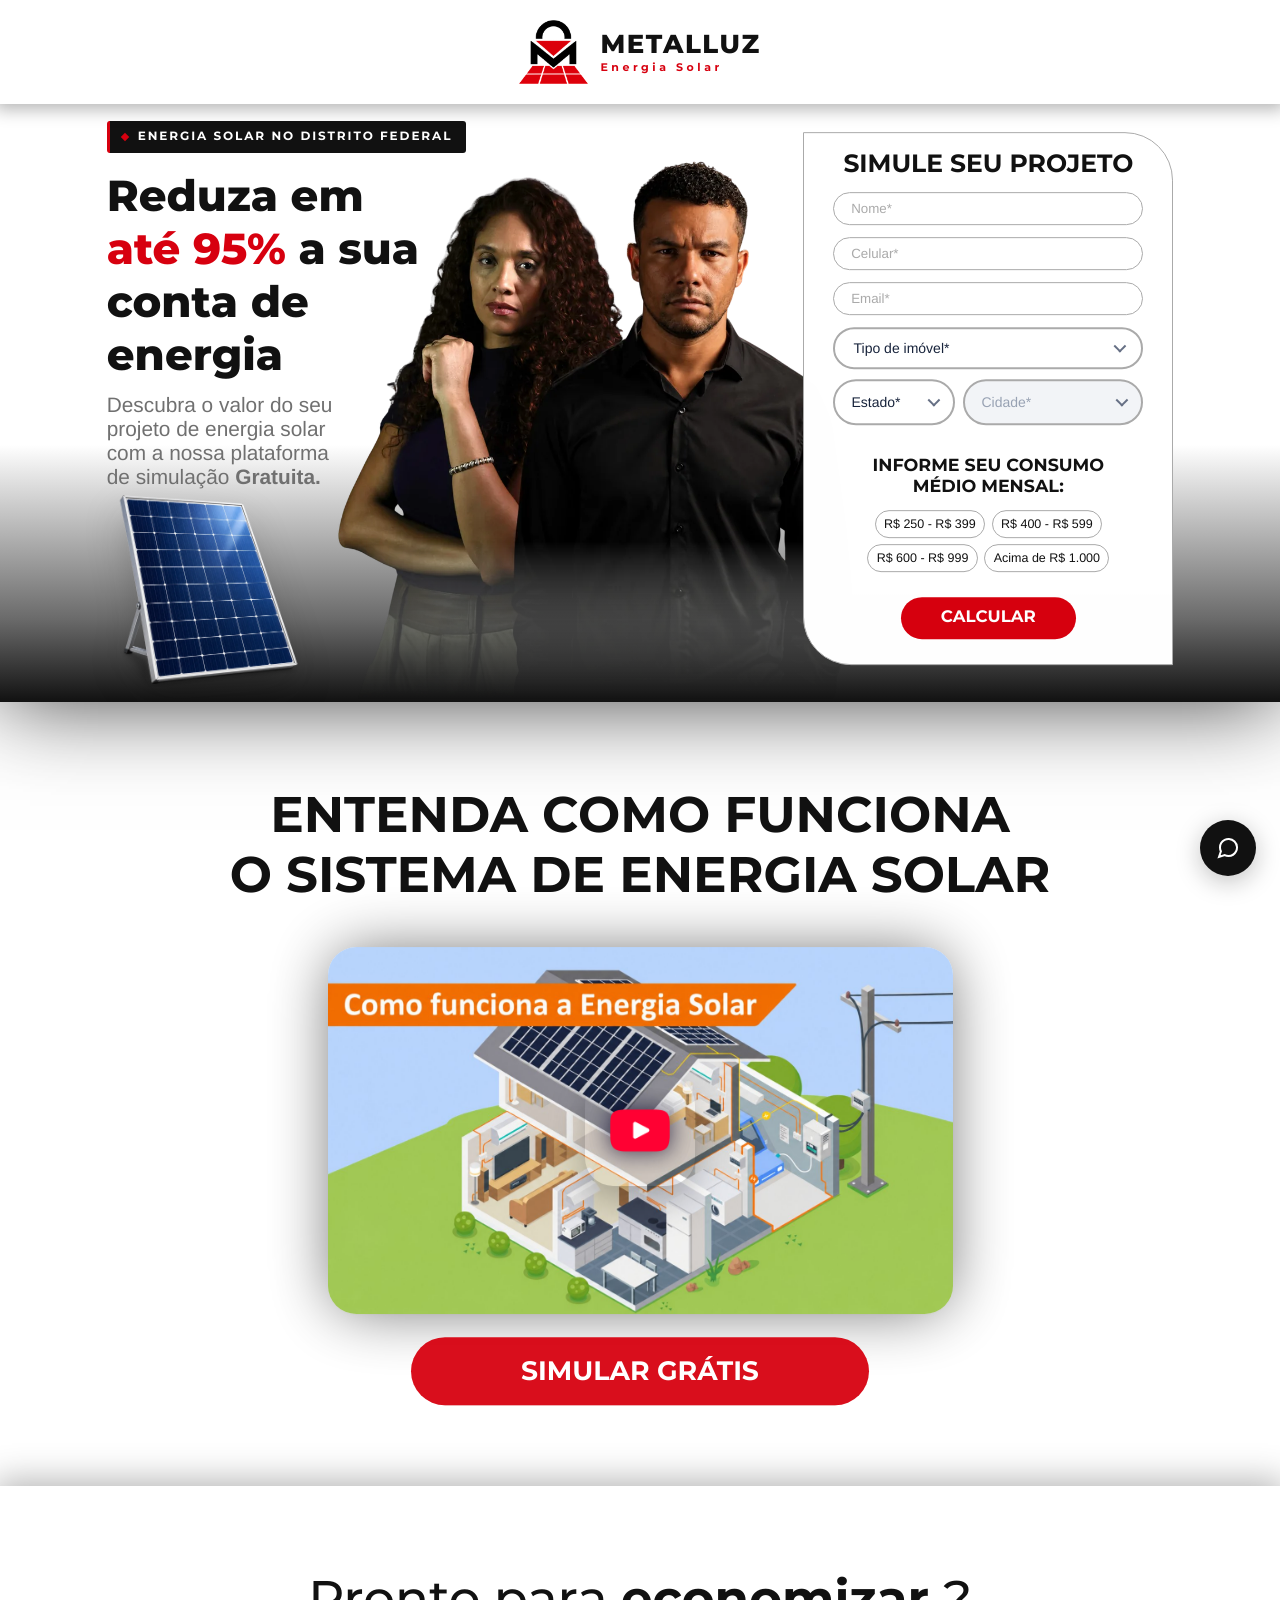
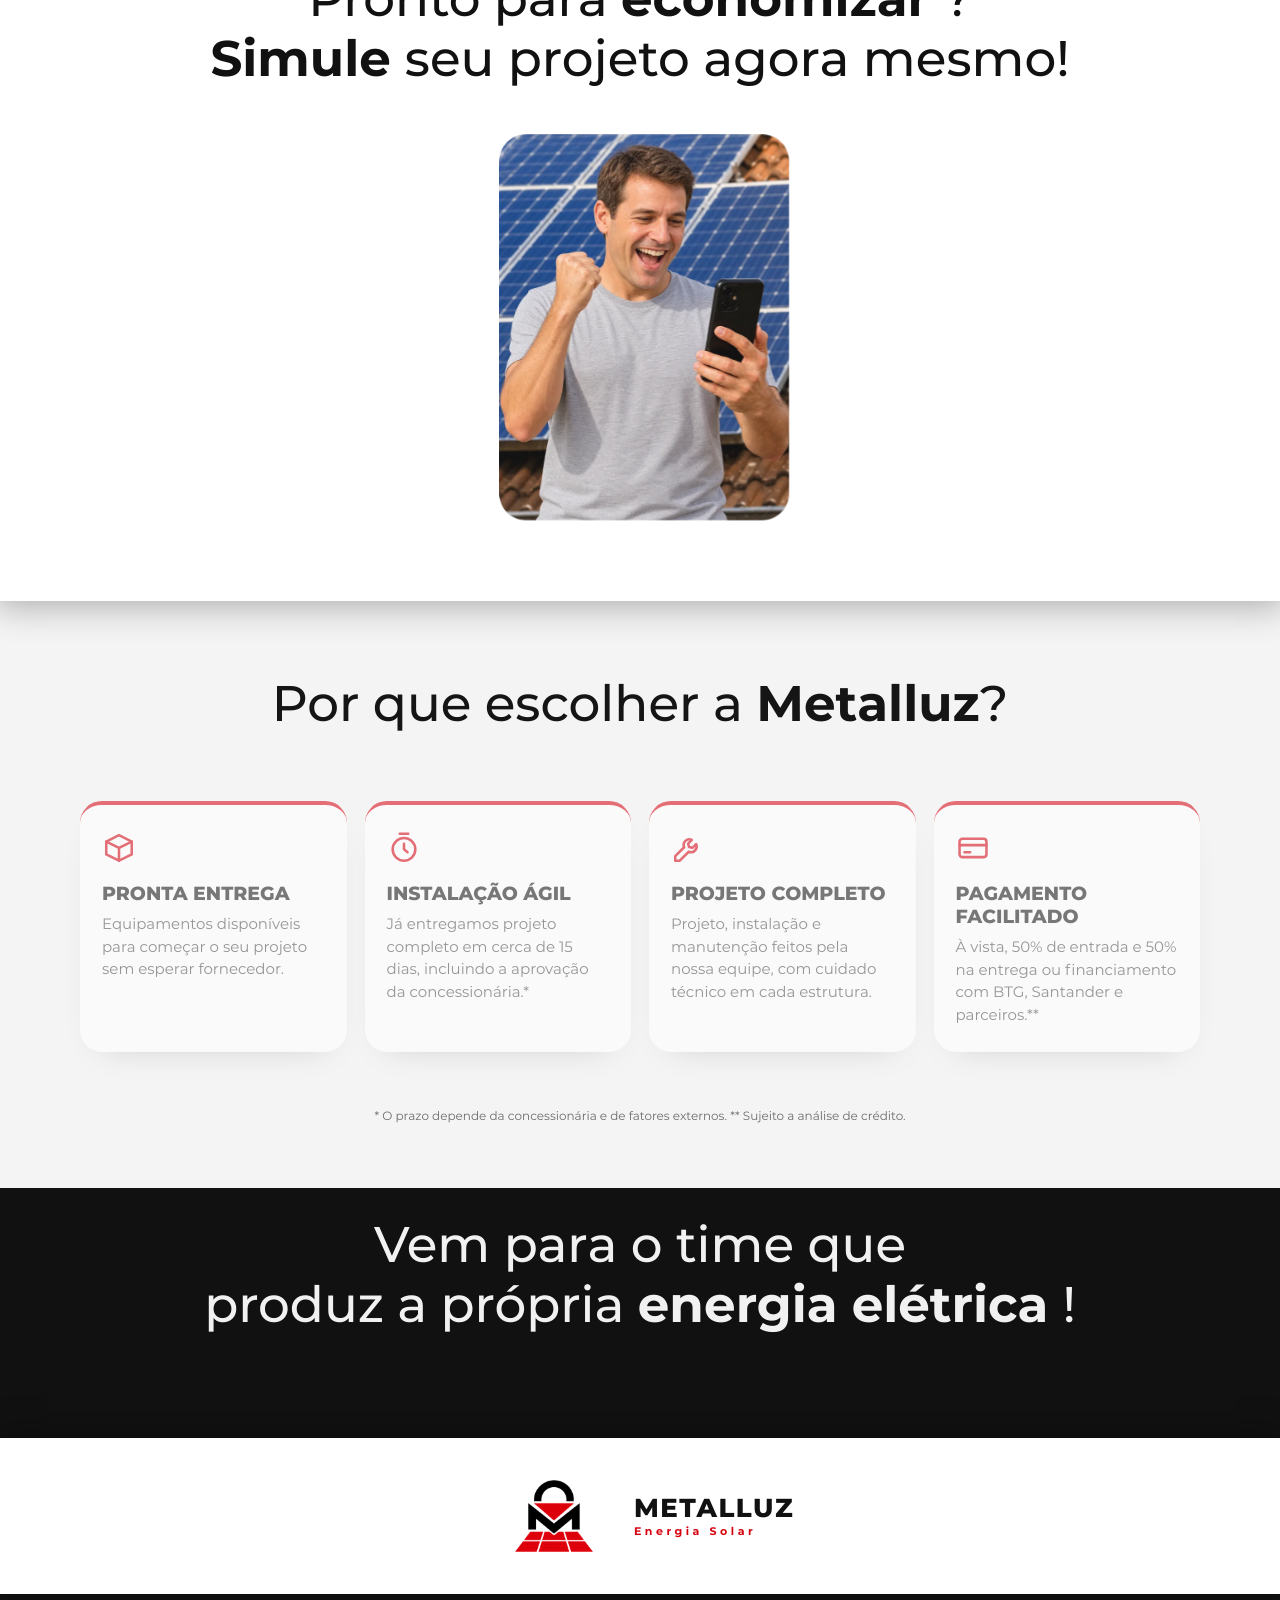
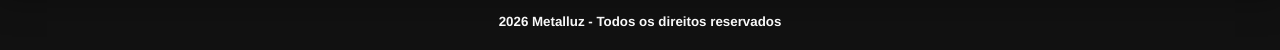
<file: metalluz/index.html>
<!DOCTYPE html>
<html lang="pt-br" prefix="og: http://ogp.me/ns#" itemscope="" itemtype="http://schema.org/WebPage">
  <head>
    <meta charset="utf-8">
    <!-- =============================================================
      CONFIGURAÇÕES DA LP — EDITE SOMENTE OS VALORES ENTRE ASPAS
      WhatsApp: código do país + DDD + número, somente dígitos.
      Apps Script: URL pública terminada em /exec, que recebe os dados.
      Para conectar uma nova planilha, siga integracao/COMO-CONFIGURAR.md.
      O formulário do topo e o chat usam o mesmo endpoint do Apps Script.
    ============================================================= -->
    <script>
      window.LP_CONFIG = {
        whatsapp: '556199234092', // WhatsApp comercial da Metalluz (confirmar número).
        mensagemWhatsapp: 'Olá, vim do site e gostaria de fazer uma simulação de energia solar!',
        appsScriptUrl: 'https://script.google.com/macros/s/AKfycbz5nZADM4OPIbjGAdH9yiEtKX9BMgVpMpXgwh9TT1Xmg1cZmbJPX_ffCdvPrvSRVb3MLA/exec', // Sua implantação pública do Apps Script.
        gtmId: 'GTM-WVRDQKQB', // ID do Google Tag Manager. Ex.: GTM-XXXXXXX
        metaPixelId: '1657128572609294', // ID numérico do Meta Pixel.
        chatAbrirAposSegundos: 60 // Use 0 para desativar a abertura automática.
      };
    </script>
    <meta http-equiv="X-UA-Compatible" content="IE=edge">
    <meta name="viewport" content="width=device-width,initial-scale=1,user-scalable=no">
    <link rel="canonical" href="/">
    <title>Metalluz Energia Solar | Energia solar no Distrito Federal</title>
    <meta name="description" content="Energia solar residencial no Distrito Federal: projeto, instalação e manutenção com equipamentos à pronta entrega. Simule grátis e reduza até 95% da sua conta de luz.">
    <meta property="og:type" content="website">
    <meta property="og:url" content="/">
    <meta property="og:title" content="Metalluz Energia Solar">
    <meta property="og:description" content="Energia solar residencial no Distrito Federal: projeto, instalação e manutenção com equipamentos à pronta entrega. Simule grátis e reduza até 95% da sua conta de luz.">
    <meta property="og:image" content="images/og-metalluz.jpg">
    <meta property="og:image:type" content="image/jpeg">
    <meta property="og:image:width" content="1200">
    <meta property="og:image:height" content="630">
    <meta name="twitter:card" content="summary_large_image">
    <meta name="twitter:title" content="Metalluz Energia Solar">
    <meta name="twitter:description" content="Energia solar residencial no Distrito Federal: projeto, instalação e manutenção com equipamentos à pronta entrega. Simule grátis e reduza até 95% da sua conta de luz.">
    <meta name="twitter:image" content="images/og-metalluz.jpg">
    <meta itemprop="name" content="Metalluz Energia Solar">
    <meta itemprop="description" content="Energia solar residencial no Distrito Federal: projeto, instalação e manutenção com equipamentos à pronta entrega. Simule grátis e reduza até 95% da sua conta de luz.">
    <meta itemprop="image" content="images/og-metalluz.jpg">
    <meta name="theme-color" content="#111111">
    <link rel="icon" type="image/png" href="images/energia-solar-favicon.png">
    <script>
      (function (w, d, s, l) {
        var config = w.LP_CONFIG || {};
        var gtmId = config.gtmId || '';

        w[l] = w[l] || [];
        w[l].push({
          'gtm.start': new Date().getTime(),
          event: 'gtm.js'
        });

        if (!gtmId) {
          return;
        }

        var firstScript = d.getElementsByTagName(s)[0];
        var tag = d.createElement(s);
        var dataLayerSuffix = l !== 'dataLayer' ? '&l=' + l : '';

        tag.async = true;
        tag.src = 'https://www.googletagmanager.com/gtm.js?id=' + gtmId + dataLayerSuffix;
        firstScript.parentNode.insertBefore(tag, firstScript);
      })(window, document, 'script', 'dataLayer');
    </script>
    <script>
      (function (w, d) {
        var config = w.LP_CONFIG || {};
        var metaPixelId = config.metaPixelId || '';

        if (!metaPixelId) {
          return;
        }

        !(function (f, b, e, v, n, t, s) {
          if (f.fbq) {
            return;
          }

          n = f.fbq = function () {
            n.callMethod ? n.callMethod.apply(n, arguments) : n.queue.push(arguments);
          };

          if (!f._fbq) {
            f._fbq = n;
          }

          n.push = n;
          n.loaded = true;
          n.version = '2.0';
          n.queue = [];
          t = b.createElement(e);
          t.async = true;
          t.src = v;
          s = b.getElementsByTagName(e)[0];
          s.parentNode.insertBefore(t, s);
        })(w, d, 'script', 'https://connect.facebook.net/en_US/fbevents.js');

        w.fbq('init', metaPixelId);
        w.fbq('track', 'PageView');
      })(window, document);
    </script>
    <link rel="stylesheet" type="text/css" href="css/main.min.css">
    <style>
      .preloader {
        position: fixed;
        top: 0;
        left: 0;
        right: 0;
        bottom: 0;
        z-index: 9999;
        background-color: #fff;
      }

      .preloader__bar {
        position: absolute;
        top: 0;
        left: 0;
        right: 0;
        height: 4px;
      }

      .preloader__bar__progress {
        width: 0;
        height: 100%;
        background-color: #111111;
      }

      @keyframes button-pulse {
        0% {
          transform: scale(1);
          box-shadow: 0 0 0 0 rgba(215, 0, 15, 0.55);
        }

        70% {
          transform: scale(1.03);
          box-shadow: 0 0 0 18px rgba(215, 0, 15, 0);
        }

        100% {
          transform: scale(1);
          box-shadow: 0 0 0 0 rgba(215, 0, 15, 0);
        }
      }

      @keyframes button-shine {
        0% {
          left: -140%;
        }

        60%,
        100% {
          left: 140%;
        }
      }

      .property-select {
        position: relative;
        width: 100%;
        margin-bottom: 10px;
        z-index: 12;
      }

      .property-select.is-open {
        z-index: 30;
      }

      .property-select__trigger {
        display: flex;
        align-items: center;
        justify-content: space-between;
        width: 100%;
        min-height: 42px;
        padding: 0 18px;
        color: #17233b;
        font-size: 14px;
        text-align: left;
        border: 2px solid #aaa;
        border-radius: 999px;
        background: #fff;
        transition: border-color .2s ease, box-shadow .2s ease, background-color .2s ease;
      }

      .property-select__trigger:hover,
      .property-select__trigger:focus-visible,
      .property-select.is-open .property-select__trigger {
        border-color: #111111;
        box-shadow: 0 0 0 4px rgba(17, 17, 17, .1);
        outline: none;
      }

      .property-select.is-invalid .property-select__trigger {
        border-color: #d92d20;
        box-shadow: 0 0 0 4px rgba(217, 45, 32, .1);
      }

      .property-select__arrow {
        width: 9px;
        height: 9px;
        margin-left: 12px;
        border-right: 2px solid #667085;
        border-bottom: 2px solid #667085;
        transform: rotate(45deg) translateY(-2px);
        transition: transform .2s ease;
      }

      .property-select.is-open .property-select__arrow {
        transform: rotate(225deg) translate(-2px, -2px);
      }

      .property-select__menu {
        position: absolute;
        top: calc(100% + 8px);
        left: 0;
        width: 100%;
        padding: 8px;
        border: 1px solid #d0d5dd;
        border-radius: 18px;
        background: #fff;
        box-shadow: 0 18px 45px rgba(17, 17, 17, .2);
        max-height: 240px;
        overflow-y: auto;
      }

      .property-select__option {
        display: flex;
        align-items: center;
        width: 100%;
        padding: 11px 13px;
        color: #17233b;
        font-size: 14px;
        font-weight: 600;
        text-align: left;
        border: 0;
        border-radius: 12px;
        background: transparent;
        transition: color .15s ease, background-color .15s ease, transform .15s ease;
      }

      .property-select__option:hover,
      .property-select__option:focus-visible {
        color: #111111;
        background: #f6eeee;
        outline: none;
        transform: translateX(2px);
      }

      .property-select__option[aria-selected="true"] {
        color: #fff;
        background: #111111;
      }

      .property-select__trigger:disabled {
        color: #98a2b3;
        cursor: not-allowed;
        background: #f2f4f7;
        box-shadow: none;
      }

      .location-selects {
        display: grid;
        grid-template-columns: 122px minmax(0, 1fr);
        gap: 8px;
        align-items: start;
      }

      .location-selects .property-select {
        min-width: 0;
      }

      .location-selects .property-select__trigger {
        min-height: 46px;
        padding: 0 16px;
        line-height: 1.15;
      }

      .location-selects [data-select-label] {
        display: block;
        min-width: 0;
        white-space: normal;
      }

      @media (max-width: 420px) {
        .location-selects {
          grid-template-columns: 112px minmax(0, 1fr);
        }

        .location-selects .property-select__trigger {
          padding: 0 13px;
          font-size: 13px;
        }
      }

      .solar-panel-decor {
        position: absolute;
        left: 0;
        bottom: 10px;
        display: block;
        width: 245rem;
        height: auto;
        pointer-events: none;
        user-select: none;
        filter: drop-shadow(0 18px 18px rgba(17, 17, 17, .2));
        z-index: 0;
      }

      @media (max-width: 980px) {
        .solar-panel-decor {
          display: none;
        }
      }
    </style>
  <link rel="stylesheet" href="css/solar-chat.css?v=20261022-6">
</head>
  <body id="index" class="pause-scroll">
    <!-- Preencha o ID e descomente se quiser manter o fallback noscript do GTM -->
    <noscript><iframe src="https://www.googletagmanager.com/ns.html?id=GTM-WVRDQKQB" height="0" width="0" style="display:none;visibility:hidden"></iframe></noscript>
    <!-- Preencha o ID e descomente se quiser manter o fallback noscript do Meta Pixel -->
    <noscript><img height="1" width="1" style="display:none" src="https://www.facebook.com/tr?id=1657128572609294&ev=PageView&noscript=1"></noscript>
    <div class="preloader">
      <div class="preloader__bar">
        <div class="preloader__bar__progress">
        </div>
      </div>
    </div>
    <a href="#goToContent" tabindex="1">
      Ir para o conteúdo
    </a>
    <header data-component="templates/header">
      <div class="container">
        <div class="brand-lockup" aria-label="Metalluz Energia Solar"><img src="images/metalluz-logo.png" width="240" height="222" alt="Metalluz"><span>METALLUZ<small>Energia Solar</small></span></div>
      </div>
    </header>
    <main id="goToContent">
      <div data-component="pages/home">
        <div data-component="sections/section-hero">
          <div class="container">
            <div class="box-text-img">
              <div class="box-text" data-ani-type="fade-top">
                <p class="hero-eyebrow">Energia solar no Distrito Federal</p>
                <h2>
                  Reduza em
                  <br>
                  <b>
                    até 95%
                  </b>
                  a sua
                  <br>
                  conta de energia
                </h2>
                <p>
                  Descubra o valor do seu
                  <br>
                  projeto de energia solar
                  <br>
                  com a nossa plataforma
                  <br>
                  de simulação
                  <b>
                    Gratuita.
                  </b>
                </p>
              </div>
              <img class="solar-panel-decor" src="images/placa-solar-hero.webp" width="900" height="910" alt="" aria-hidden="true">
              <picture class="img-hero" data-ani-type="fade-top">
                <img src="images/hero-equipe.webp?v=3" width="900" height="993" alt="Equipe da Metalluz">
              </picture>
            </div>
            <div class="box-form" data-ani-type="fade-top">
              <div data-component="blocks/form">
                <h3>
                  Simule seu projeto
                </h3>
                <form class="form-simulator">
                  <input type="text" name="nome" placeholder="Nome*" required="" class="field-form">
                  <input type="tel" name="celular" placeholder="Celular*" minlength="19" maxlength="19" required="" class="field-form celular-field input-tel">
                  <input type="email" name="email" placeholder="Email*" required="" class="field-form">
                  <div class="property-select" data-visual-select data-required data-select-name="tipo_imovel">
                    <select name="tipo_imovel" hidden>
                      <option value="">Tipo de imóvel*</option>
                      <option value="Residência">Residência</option>
                      <option value="Apartamento">Apartamento</option>
                      <option value="Comércio">Comércio</option>
                      <option value="Agronegócio">Agronegócio</option>
                    </select>
                    <button class="property-select__trigger" type="button" aria-haspopup="listbox" aria-expanded="false">
                      <span data-select-label>Tipo de imóvel*</span>
                      <span class="property-select__arrow" aria-hidden="true"></span>
                    </button>
                    <div class="property-select__menu" role="listbox" aria-label="Tipo de imóvel" hidden>
                    </div>
                  </div>
                  <div class="location-selects">
                    <div class="property-select" data-visual-select data-required data-select-name="estado">
                      <select name="estado" hidden>
                        <option value="">Estado*</option>
                        <option value="AC">AC</option><option value="AL">AL</option><option value="AP">AP</option><option value="AM">AM</option>
                        <option value="BA">BA</option><option value="CE">CE</option><option value="DF">DF</option><option value="ES">ES</option>
                        <option value="GO">GO</option><option value="MA">MA</option><option value="MT">MT</option><option value="MS">MS</option>
                        <option value="MG">MG</option><option value="PA">PA</option><option value="PB">PB</option><option value="PR">PR</option>
                        <option value="PE">PE</option><option value="PI">PI</option><option value="RJ">RJ</option><option value="RN">RN</option>
                        <option value="RS">RS</option><option value="RO">RO</option><option value="RR">RR</option><option value="SC">SC</option>
                        <option value="SP">SP</option><option value="SE">SE</option><option value="TO">TO</option>
                      </select>
                      <button class="property-select__trigger" type="button" aria-haspopup="listbox" aria-expanded="false">
                        <span data-select-label>Estado*</span>
                        <span class="property-select__arrow" aria-hidden="true"></span>
                      </button>
                      <div class="property-select__menu" role="listbox" aria-label="Estado (UF)" hidden></div>
                    </div>
                    <div class="property-select" data-visual-select data-required data-select-name="cidade">
                      <select name="cidade" hidden disabled>
                        <option value="">Cidade*</option>
                      </select>
                      <button class="property-select__trigger" type="button" aria-haspopup="listbox" aria-expanded="false" disabled>
                        <span data-select-label>Cidade*</span>
                        <span class="property-select__arrow" aria-hidden="true"></span>
                      </button>
                      <div class="property-select__menu" role="listbox" aria-label="Cidade" hidden></div>
                    </div>
                  </div>
                  <div class="box-consumption">
                    <h4>
                      Informe seu consumo
                      <br>
                      médio mensal:
                    </h4>
                    <div class="options-consumption">
                      <label>
                        <input type="radio" name="consumo" value="250_399" required="">
                        <span class="txt-label">
                          R$ 250 - R$ 399
                        </span>
                      </label>
                      <label>
                        <input type="radio" name="consumo" value="400_599" required="">
                        <span class="txt-label">
                          R$ 400 - R$ 599
                        </span>
                      </label>
                      <label>
                        <input type="radio" name="consumo" value="600_999" required="">
                        <span class="txt-label">
                          R$ 600 - R$ 999
                        </span>
                      </label>
                      <label>
                        <input type="radio" name="consumo" value="1000" required="">
                        <span class="txt-label">
                          Acima de R$ 1.000
                        </span>
                      </label>
                    </div>
                  </div>
                  <div class="box-button">
                    <button class="btn-default btn-calculate">
                      <span class="btn-text">
                        Calcular
                      </span>
                    </button>
                  </div>
                  <div class="loader">
                    <img src="images/loader.gif" alt="">
                  </div>
                  <div class="msg-error">
                    <p>
                      Desculpe, Ocorreu um erro. Tente novamente.
                    </p>
                  </div>
                </form>
              </div>
            </div>
          </div>
        </div>
        <div data-component="sections/section-video-1">
          <div class="container">
            <h2 class="title-default" data-ani-type="fade-top" data-ani-group="video-1">
              Entenda como funciona
              <br>
              o sistema de energia solar
            </h2>
            <div class="box-video" data-ani-type="fade-top" data-ani-group="video-1">
              <a href="videos/energia-solar.mp4" data-fancybox="" class="thumb-video" aria-label="Vídeo Energia Solar">
                <img src="images/video-thumb.jpg" width="750" height="421" alt="Thumb vídeo Energia Solar">
                <span class="video-play-badge" aria-hidden="true">
                  <img src="images/icon-play.webp" width="110" height="110" alt="">
                </span>
              </a>
            </div>
            <div data-ani-type="fade-top" data-ani-group="video-1">
              <button type="button" data-go-to-form="" class="btn-default">
                <span>
                  Simular Grátis
                </span>
              </button>
            </div>
          </div>
        </div>
        <div data-component="sections/section-benefits">
          <div class="container">
            <h2 class="title-default" data-ani-type="fade-top" data-ani-group="beneficios">
              Pronto para
              <b>
                economizar
              </b>
              ?
              <br>
              <b>
                Simule
              </b>
              seu projeto agora mesmo!
            </h2>
            <div class="box-benefits">
              <ul data-ani-type="fade-top" data-ani-group="beneficios">
                <li>
                  <img src="images/icon-independencia-energetica.webp" width="40" height="37" alt="ícone Independência energética" loading="lazy">
                  <span>
                    Independência energética
                  </span>
                </li>
                <li>
                  <img src="images/icon-energia-sustentavel.webp" width="40" height="37" alt="ícone Energia sustentável" loading="lazy">
                  <span>
                    Energia sustentável
                  </span>
                </li>
                <li>
                  <img src="images/icon-payback-atrativo.webp" width="40" height="37" alt="icone Payback super atrativo" loading="lazy">
                  <span>
                    Payback super atrativo
                  </span>
                </li>
              </ul>
              <img src="images/beneficios.webp" width="700" height="933" alt="Homem comemorando a economia na conta de luz diante de painéis solares" loading="lazy" data-ani-type="fade-top" data-ani-group="beneficios" class="img-center">
              <ul data-ani-type="fade-top" data-ani-group="beneficios">
                <li>
                  <img src="images/icon-baixa-manutencao.webp" width="40" height="37" alt="ícone Baixa manutenção" loading="lazy">
                  <span>
                    Baixa manutenção
                  </span>
                </li>
                <li>
                  <img src="images/icon-livre-de-bandeiras.webp" width="40" height="37" alt="icone Livre de bandeiras" loading="lazy">
                  <span>
                    Livre de bandeiras
                  </span>
                </li>
                <li>
                  <img src="images/icon-vida-util.webp" width="40" height="37" alt="ícone Vida útil de 25 anos" loading="lazy">
                  <span>
                    Vida útil de 25 anos
                  </span>
                </li>
              </ul>
            </div>
          </div>
        </div>
        <div data-component="sections/section-diferenciais" class="mz-diff">
          <div class="mz-wrap">
            <h2 class="title-default" data-ani-type="fade-top" data-ani-group="diferenciais">
              Por que escolher a
              <b>Metalluz</b>?
            </h2>
            <ul class="mz-cards" data-ani-type="fade-top" data-ani-group="diferenciais">
              <li>
                <svg viewBox="0 0 24 24" aria-hidden="true"><path d="M3 7.5 12 3l9 4.5v9L12 21l-9-4.5z"/><path d="M3 7.5 12 12l9-4.5M12 12v9"/></svg>
                <h3>Pronta entrega</h3>
                <p>Equipamentos disponíveis para começar o seu projeto sem esperar fornecedor.</p>
              </li>
              <li>
                <svg viewBox="0 0 24 24" aria-hidden="true"><circle cx="12" cy="13" r="8"/><path d="M12 9v4l2.5 2M9 2h6"/></svg>
                <h3>Instalação ágil</h3>
                <p>Já entregamos projeto completo em cerca de 15 dias, incluindo a aprovação da concessionária.*</p>
              </li>
              <li>
                <svg viewBox="0 0 24 24" aria-hidden="true"><path d="M14.7 6.3a4 4 0 0 0-5.4 5.2L3 17.8V21h3.2l6.3-6.3a4 4 0 0 0 5.2-5.4l-2.6 2.6-2.4-.6-.6-2.4z"/></svg>
                <h3>Projeto completo</h3>
                <p>Projeto, instalação e manutenção feitos pela nossa equipe, com cuidado técnico em cada estrutura.</p>
              </li>
              <li>
                <svg viewBox="0 0 24 24" aria-hidden="true"><rect x="2.5" y="5.5" width="19" height="13" rx="2"/><path d="M2.5 10h19M6 15h4"/></svg>
                <h3>Pagamento facilitado</h3>
                <p>À vista, 50% de entrada e 50% na entrega ou financiamento com BTG, Santander e parceiros.**</p>
              </li>
            </ul>
            <p class="mz-strip" data-ani-type="fade-top" data-ani-group="diferenciais">
              <span>Desde 2017 em elétrica, automação e segurança eletrônica</span>
              <span>Atendimento em todo o Distrito Federal e Goiás</span>
            </p>
            <p class="mz-notes">* O prazo depende da concessionária e de fatores externos. ** Sujeito a análise de crédito.</p>
          </div>
        </div>
        <div data-component="sections/section-video-2">
          <div class="container">
            <h2 class="title-default" data-ani-type="fade-top" data-ani-group="video-2">
              Vem para o time que
              <br>
              produz a própria
              <b>
                energia elétrica
              </b>
              !
            </h2>
            <div data-ani-type="fade-top" data-ani-group="video-2">
              <button type="button" data-go-to-form="" class="btn-default">
                <span>
                  Quero economizar
                </span>
              </button>
            </div>
          </div>
        </div>
      </div>
    </main>
    <div class="lead-success-modal" aria-hidden="true" hidden>
      <div class="lead-success-modal__backdrop" data-close-lead-modal=""></div>
      <div class="lead-success-modal__dialog" role="dialog" aria-modal="true" aria-labelledby="lead-success-title">
        <button type="button" class="lead-success-modal__close" aria-label="Fechar pop-up" data-close-lead-modal="">
          ×
        </button>
        <div class="lead-success-modal__badge">
          <span>
            ✓
          </span>
        </div>
        <h3 id="lead-success-title" class="lead-success-modal__title">
          Obrigado!
        </h3>
        <p class="lead-success-modal__text">
          Recebemos suas informações. A equipe da <strong>Metalluz</strong> vai analisar seu pedido e entrar em contato em breve.
        </p>
        <div class="lead-success-modal__actions">
          <button type="button" class="lead-success-modal__button lead-success-modal__button--secondary" data-close-lead-modal="">
            Fechar
          </button>
          <a href="#" data-whatsapp-contact target="_blank" rel="noopener noreferrer" class="lead-success-modal__button lead-success-modal__button--primary">
            <span class="lead-success-modal__button-icon" aria-hidden="true">
              <svg viewBox="0 0 32 32" role="presentation">
                <path fill="currentColor" d="M19.11 17.28c-.29-.14-1.7-.84-1.96-.94-.26-.1-.45-.14-.64.14-.19.29-.74.94-.91 1.13-.17.19-.34.22-.63.08-.29-.14-1.2-.44-2.29-1.41-.85-.75-1.42-1.68-1.59-1.96-.17-.29-.02-.44.12-.58.13-.13.29-.34.43-.51.14-.17.19-.29.29-.48.1-.19.05-.36-.02-.51-.07-.14-.64-1.54-.88-2.11-.23-.55-.46-.48-.64-.49h-.55c-.19 0-.48.07-.74.36-.26.29-1 1-.95 2.43.05 1.43 1.02 2.8 1.16 3 .14.19 2 3.06 4.84 4.29.68.29 1.21.46 1.63.59.68.22 1.31.19 1.8.12.55-.08 1.7-.7 1.94-1.38.24-.68.24-1.26.17-1.38-.07-.12-.26-.19-.55-.34Z"/>
                <path fill="currentColor" d="M16.02 3.2c-6.98 0-12.64 5.66-12.64 12.64 0 2.22.58 4.39 1.68 6.3L3.2 28.8l6.82-1.79a12.6 12.6 0 0 0 6 1.52h.01c6.97 0 12.64-5.67 12.64-12.64S22.99 3.2 16.02 3.2Zm0 23.2h-.01a10.5 10.5 0 0 1-5.34-1.46l-.38-.22-4.05 1.06 1.08-3.95-.25-.41a10.52 10.52 0 1 1 8.95 4.98Z"/>
              </svg>
            </span>
            <span>
              Falar com um especialista
            </span>
          </a>
        </div>
      </div>
    </div>
    <footer data-component="templates/footer">
      <div class="row-1">
        <div class="brand-lockup brand-lockup--foot"><img src="images/metalluz-logo.png" width="240" height="222" alt="Metalluz"><span>METALLUZ<small>Energia Solar</small></span></div>
      </div>
      <div class="row-2">
        <small>
          2026 Metalluz - Todos os direitos reservados
        </small>
      </div>
    </footer>
    <script>
      var base = "/";
    </script>
<!-- Energia Solar overrides -->
    <style>
      .btn-default {
        overflow: hidden;
        background-color: #D7000F !important;
        animation: button-pulse 2s infinite;
      }

      .btn-default:after {
        content: "";
        position: absolute;
        top: 0;
        left: -140%;
        width: 32%;
        height: 100%;
        background: linear-gradient(
          100deg,
          rgba(255, 255, 255, 0) 0%,
          rgba(255, 255, 255, 0.18) 35%,
          rgba(255, 255, 255, 0.7) 50%,
          rgba(255, 255, 255, 0.18) 65%,
          rgba(255, 255, 255, 0) 100%
        );
        transform: skewX(-22deg);
        pointer-events: none;
        animation: button-shine 2.6s infinite;
      }

      .btn-default:before {
        background-color: #A8000B !important;
      }

      .title-default,
      .title-default b,
      [data-component="blocks/form"] h3,
      [data-component="blocks/form"] .form-simulator h4,
      [data-component="blocks/form"] .form-simulator .row-radio-button,
      [data-component="blocks/form"] .form-simulator .options-consumption label .txt-label,
      [data-component="sections/section-hero"] .box-text-img .box-text h2 {
        color: #111111 !important;
      }

      [data-component="sections/section-hero"] .box-text-img .box-text h2 b {
        color: #D7000F !important;
      }

      [data-component="blocks/form"] .form-simulator .row-radio-button .box-radio label .radio-button:before {
        background-color: #111111 !important;
      }

      [data-component="blocks/form"] .form-simulator .options-consumption label input:checked + .txt-label {
        background-color: #D7000F !important;
        color: #fff !important;
      }

      [data-component="sections/section-benefits"] .box-benefits ul li,
      [data-component="templates/footer"] .row-2 {
        background-color: #111111 !important;
      }

      [data-component="sections/section-video-2"] {
        background-color: #111111 !important;
        max-width: none;
        width: 100%;
        margin: 0;
        padding: 28rem 20rem !important;
      }

      [data-component="sections/section-video-2"] .title-default,
      [data-component="sections/section-video-2"] .title-default b {
        color: #fff !important;
        margin-bottom: 18rem !important;
      }

      [data-component="sections/section-hero"] {
        background-image: linear-gradient(0deg, #111111 0, #6b6b6b 14%, #fff 43%, #fff 100%) !important;
      }

      .preloader__bar__progress {
        background-color: #D7000F !important;
      }

      [data-component="sections/section-video-1"] .box-video {
        margin-bottom: 24rem !important;
      }

      [data-component="sections/section-video-1"] .thumb-video {
        display: block;
        overflow: hidden;
        border-radius: 34rem;
      }

      [data-component="sections/section-video-1"] .thumb-video > img:first-child {
        display: block;
        width: 100%;
        transition: transform 0.35s ease, filter 0.35s ease;
      }

      [data-component="sections/section-video-1"] .thumb-video:before {
        content: "";
        position: absolute;
        inset: 0;
        background: linear-gradient(180deg, rgba(17, 17, 17, 0.06) 0%, rgba(17, 17, 17, 0.2) 100%);
        opacity: 0.8;
        transition: opacity 0.35s ease;
        pointer-events: none;
      }

      [data-component="sections/section-video-1"] .video-play-badge {
        position: absolute;
        top: 50%;
        left: 50%;
        transform: translate(-50%, -50%) scale(1);
        width: 110px;
        height: 110px;
        display: flex;
        align-items: center;
        justify-content: center;
        border-radius: 28px;
        box-shadow: 0 14px 36px rgba(0, 0, 0, 0.28);
        transition: transform 0.3s ease, box-shadow 0.3s ease;
        animation: video-play-pulse 1.8s infinite;
        z-index: 2;
        pointer-events: none;
      }

      [data-component="sections/section-video-1"] .video-play-badge img {
        display: block;
        width: 100%;
        height: 100%;
        object-fit: contain;
      }

      [data-component="sections/section-video-1"] .thumb-video:hover > img:first-child {
        transform: scale(1.03);
        filter: brightness(0.92);
      }

      [data-component="sections/section-video-1"] .thumb-video:hover:before {
        opacity: 1;
      }

      [data-component="sections/section-video-1"] .thumb-video:hover .video-play-badge {
        transform: translate(-50%, -50%) scale(1.1);
        box-shadow: 0 20px 48px rgba(0, 0, 0, 0.38);
      }

      @keyframes video-play-pulse {
        0% {
          box-shadow: 0 14px 36px rgba(0, 0, 0, 0.28), 0 0 0 0 rgba(255, 255, 255, 0.22);
        }

        50% {
          box-shadow: 0 18px 42px rgba(0, 0, 0, 0.34), 0 0 0 14px rgba(255, 255, 255, 0);
        }

        100% {
          box-shadow: 0 14px 36px rgba(0, 0, 0, 0.28), 0 0 0 0 rgba(255, 255, 255, 0);
        }
      }

      [data-component="sections/section-hero"] .box-text-img .box-text p {
        max-width: 300px !important;
        padding-right: 28px;
      }

      :root {
        --lp-header-height: 104px;
      }

      [data-component="templates/header"] {
        height: var(--lp-header-height);
        box-sizing: border-box;
        padding: 8px 0;
        display: flex;
        align-items: center;
      }

      main#goToContent {
        padding-top: var(--lp-header-height);
      }

      html {
        scroll-padding-top: var(--lp-header-height);
      }

      .top-logo {
        display: block;
        width: 205px;
        height: auto;
        max-width: 100%;
        max-height: calc(var(--lp-header-height) - 16px);
        object-fit: contain;
        margin: 0 auto;
      }

      @media (max-width: 767px) {
        :root {
          --lp-header-height: 88px;
        }

        .top-logo {
          width: 168px;
        }
      }

      .logo-1 {
        display: block !important;
        width: 260px !important;
        height: auto;
        max-width: 100%;
      }

      .row-1 {
        justify-content: center !important;
      }

      .lead-success-modal {
        position: fixed;
        inset: 0;
        display: flex;
        align-items: center;
        justify-content: center;
        padding: 24px;
        opacity: 0;
        visibility: hidden;
        pointer-events: none;
        transition: opacity 0.1s ease, visibility 0.1s ease;
        z-index: 10000;
      }

      .lead-success-modal[hidden] {
        display: none !important;
      }

      .lead-success-modal.is-open {
        opacity: 1;
        visibility: visible;
        pointer-events: auto;
      }

      .lead-success-modal__backdrop {
        position: absolute;
        inset: 0;
        background: rgba(17, 17, 17, 0.58);
        backdrop-filter: blur(4px);
      }

      .lead-success-modal__dialog {
        width: min(100%, 660px);
        background: linear-gradient(180deg, rgba(255, 255, 255, 0.98) 0%, #fafafa 100%);
        border-radius: 28px;
        padding: 42px 34px 32px;
        text-align: center;
        box-shadow: 0 28px 80px rgba(17, 17, 17, 0.24);
        z-index: 1;
        transform: translateY(8px) scale(0.99);
        transition: transform 0.1s ease;
      }

      .lead-success-modal.is-open .lead-success-modal__dialog {
        transform: translateY(0) scale(1);
      }

      .lead-success-modal__close {
        position: absolute;
        top: 14px;
        right: 14px;
        width: 42px;
        height: 42px;
        border-radius: 50%;
        color: #111111;
        font-size: 32px;
        line-height: 1;
        background: rgba(17, 17, 17, 0.08);
      }

      .lead-success-modal__badge {
        width: 82px;
        height: 82px;
        margin: 0 auto 20px;
        border-radius: 50%;
        display: flex;
        align-items: center;
        justify-content: center;
        background: #D7000F;
        color: #fff;
        box-shadow: 0 16px 36px rgba(215, 0, 15, 0.34);
      }

      .lead-success-modal__badge span {
        font-size: 42px;
        font-weight: 700;
        line-height: 1;
      }

      .lead-success-modal__title {
        margin-bottom: 14px;
        font-size: 50rem;
        line-height: 1;
        font-weight: 900;
        text-transform: uppercase;
        color: #111111;
      }

      .lead-success-modal__text {
        max-width: 470px;
        margin: 0 auto 28px;
        font-size: 28rem;
        line-height: 1.45;
        color: #4a4a4f;
      }

      .lead-success-modal__actions {
        display: grid;
        grid-template-columns: repeat(2, minmax(0, 1fr));
        gap: 14px;
      }

      .lead-success-modal__button {
        min-height: 72px;
        border-radius: 18px;
        padding: 16px 18px;
        font-size: 20rem;
        font-weight: 800;
        text-transform: uppercase;
        display: inline-flex;
        align-items: center;
        justify-content: center;
        gap: 10px;
        white-space: nowrap;
        transition: transform 0.22s ease, box-shadow 0.22s ease, background-color 0.22s ease;
      }

      .lead-success-modal__button-icon {
        display: inline-flex;
        align-items: center;
        justify-content: center;
        width: 28px;
        height: 28px;
        flex: 0 0 28px;
        margin-right: 2px;
      }

      .lead-success-modal__button-icon svg {
        display: block;
        width: 100%;
        height: 100%;
        transform: translateY(1px);
      }

      .lead-success-modal__button:hover {
        transform: translateY(-2px);
      }

      .lead-success-modal__button--secondary {
        color: #111111;
        background: rgba(17, 17, 17, 0.14);
        font-size: 24rem;
        font-weight: 900;
      }

      .lead-success-modal__button--secondary:hover {
        background: rgba(17, 17, 17, 0.2);
      }

      .lead-success-modal__button--primary {
        color: #fff;
        background: linear-gradient(135deg, #111111 0%, #3a3a3a 100%);
        box-shadow: 0 14px 28px rgba(17, 17, 17, 0.2);
        overflow: hidden;
        animation: button-pulse 2s infinite;
      }

      .lead-success-modal__button--primary:after {
        content: "";
        position: absolute;
        top: 0;
        left: -140%;
        width: 32%;
        height: 100%;
        background: linear-gradient(
          100deg,
          rgba(255, 255, 255, 0) 0%,
          rgba(255, 255, 255, 0.18) 35%,
          rgba(255, 255, 255, 0.7) 50%,
          rgba(255, 255, 255, 0.18) 65%,
          rgba(255, 255, 255, 0) 100%
        );
        transform: skewX(-22deg);
        pointer-events: none;
        animation: button-shine 2.6s infinite;
      }

      .lead-success-modal__button--primary:hover {
        box-shadow: 0 18px 34px rgba(17, 17, 17, 0.28);
      }

      body.modal-opened {
        overflow: hidden;
      }

      @media (max-width: 767px) {
        .lead-success-modal__dialog {
          padding: 36px 22px 22px;
          border-radius: 24px;
        }

        .lead-success-modal__title {
          font-size: 34rem;
        }

        .lead-success-modal__text {
          font-size: 20rem;
          margin-bottom: 22px;
        }

        .lead-success-modal__button {
          min-height: 60px;
          font-size: 17rem;
          white-space: normal;
        }

        .lead-success-modal__button--secondary {
          font-size: 20rem;
        }
      }

      /* Metalluz */
      .brand-lockup{display:flex;align-items:center;justify-content:center;gap:12px;text-decoration:none;color:#111111;margin:0 auto;width:max-content}
      .brand-lockup img{width:auto;height:64px}
      .brand-lockup span{font-family:Montserrat,Arial,sans-serif;font-weight:800;font-size:26px;letter-spacing:.06em;line-height:1}
      .brand-lockup small{display:block;margin-top:5px;font-weight:700;font-size:11px;letter-spacing:.32em;color:#D7000F}
      .brand-lockup--foot img{height:72px}
      @media (max-width:767px){.brand-lockup img{height:52px}.brand-lockup span{font-size:21px}.brand-lockup small{font-size:9.5px}}
      [data-component="sections/section-hero"] .box-text-img .box-text p.hero-eyebrow{display:inline-flex;align-items:center;gap:10px;margin:0 0 16px;padding:8px 14px 8px 12px;border-radius:3px;background:#111111;border-left:3px solid #D7000F;color:#fff;font-family:Montserrat,Arial,sans-serif;font-weight:600;font-size:12px;line-height:1.3;letter-spacing:.16em;text-transform:uppercase;max-width:none!important;width:max-content!important;white-space:nowrap}
      [data-component="sections/section-hero"] .box-text-img .box-text p.hero-eyebrow::before{content:"";flex:none;width:6px;height:6px;background:#D7000F;transform:rotate(45deg)}
      .mz-diff{background:#f4f4f4;padding:72px 20px 64px}
      .mz-wrap{max-width:1120px;margin:0 auto;text-align:center}
      .mz-cards{list-style:none;margin:36px 0 0;padding:0;display:grid;grid-template-columns:repeat(4,minmax(0,1fr));gap:18px;text-align:left}
      .mz-cards li{background:#fff;border-radius:22px;padding:26px 22px;box-shadow:0 14px 34px -22px rgba(17,17,17,.35);border-top:4px solid #D7000F;transition:transform .2s ease}
      .mz-cards li:hover{transform:translateY(-3px)}
      .mz-cards svg{width:34px;height:34px;fill:none;stroke:#D7000F;stroke-width:1.8;stroke-linecap:round;stroke-linejoin:round}
      .mz-cards h3{margin:14px 0 8px;font-family:Montserrat,Arial,sans-serif;font-weight:800;font-size:19px;color:#111111;text-transform:uppercase}
      .mz-cards p{margin:0;font-family:Montserrat,Arial,sans-serif;font-size:15px;line-height:1.5;color:#4a4a4f}
      .mz-strip{display:flex;flex-wrap:wrap;justify-content:center;gap:10px;margin:30px 0 0}
      .mz-strip span{padding:10px 18px;border-radius:999px;background:#111111;color:#fff;font-family:Montserrat,Arial,sans-serif;font-weight:700;font-size:14px}
      .mz-notes{margin:16px 0 0;font-family:Montserrat,Arial,sans-serif;font-size:12px;color:#6b6b6b}
      @media (max-width:980px){.mz-cards{grid-template-columns:repeat(2,minmax(0,1fr))}}
      @media (max-width:767px){
        [data-component="sections/section-hero"] .box-text-img .img-hero{top:6px;bottom:0;right:0;left:auto;width:calc(100% - 222px);max-width:300px;right:0}
        [data-component="sections/section-hero"] .box-text-img .img-hero img{width:100%;height:100%;object-fit:contain;object-position:right bottom}
        [data-component="sections/section-hero"] .box-text-img .box-text p.hero-eyebrow{white-space:normal;width:auto!important;max-width:100%!important;font-size:11px;letter-spacing:.13em}
      }
      @media (max-width:440px){
        [data-component="sections/section-hero"] .box-text-img .box-text{max-width:196px}
        [data-component="sections/section-hero"] .box-text-img .box-text h2{font-size:21px}
        [data-component="sections/section-hero"] .box-text-img .box-text p{font-size:13.5px}
        [data-component="sections/section-hero"] .box-text-img .box-text p.hero-eyebrow{white-space:normal;width:auto!important;max-width:100%!important;font-size:10px;letter-spacing:.12em;padding:7px 10px 7px 9px;gap:8px}
        [data-component="sections/section-hero"] .box-text-img .img-hero{width:calc(100% - 186px);right:0}
      }
      @media (max-width:560px){.mz-diff{padding:56px 16px 48px}.mz-cards{grid-template-columns:1fr}.mz-strip span{font-size:13px}}
    </style>
    <script src="js/main.min.js"></script>
    <script>
      document.addEventListener('DOMContentLoaded', function () {
        var form = document.querySelector('.form-simulator');
        var modal = document.querySelector('.lead-success-modal');
        var trackingConfig = window.LP_CONFIG || {};
        var lastSubmittedData = null;
        var sheetSynced = false;
        var successTracked = false;

        window.dataLayer = window.dataLayer || [];

        if (!form) {
          return;
        }

        function normalizePhone(value) {
          return (value || '').replace(/\D+/g, '');
        }

        function pushDataLayer(payload) {
          window.dataLayer.push(payload);
        }

        function trackMeta(eventName, params) {
          if (!trackingConfig.metaPixelId || typeof window.fbq !== 'function') {
            return;
          }

          window.fbq('trackCustom', eventName, params || {});
        }

        function safeValue(field) {
          var name = field.name || '';
          var type = (field.type || '').toLowerCase();

          if (name === 'nome' || name === 'email' || name === 'celular') {
            return field.value ? 'preenchido' : 'vazio';
          }

          if (type === 'radio') {
            var checkedField = form.querySelector('[name="' + name + '"]:checked');
            return checkedField ? checkedField.value : '';
          }

          return field.value || '';
        }

        function buildFormPayload() {
          var consumoChecked = form.querySelector('[name="consumo"]:checked');

          return {
            submitted_at: new Date().toISOString(),
            page_url: window.location.href,
            nome: (form.querySelector('[name="nome"]') || {}).value || '',
            celular: normalizePhone((form.querySelector('[name="celular"]') || {}).value || ''),
            email: (form.querySelector('[name="email"]') || {}).value || '',
            tipo_imovel: (form.querySelector('[name="tipo_imovel"]') || {}).value || '',
            estado: (form.querySelector('[name="estado"]') || {}).value || '',
            cidade: (form.querySelector('[name="cidade"]') || {}).value || '',
            consumo: consumoChecked ? consumoChecked.value : ''
          };
        }

        function pushFieldEvent(field, interactionType) {
          if (!field.name) {
            return;
          }

          var payload = {
            event: 'energia_solar_form_field',
            form_name: 'form_energia_solar',
            field_name: field.name,
            field_type: field.type || field.tagName.toLowerCase(),
            interaction_type: interactionType,
            field_value_safe: safeValue(field)
          };

          pushDataLayer(payload);
          trackMeta('EnergiaSolarFormField', payload);
        }

        function trackLeadSuccess() {
          if (successTracked) {
            return;
          }

          successTracked = true;

          var payload = {
            event: 'energia_solar_form_success',
            form_name: 'form_energia_solar'
          };

          pushDataLayer(payload);
          trackMeta('EnergiaSolarLeadSuccess', {
            form_name: 'form_energia_solar'
          });
        }

        form.querySelectorAll('input, select').forEach(function (field) {
          field.addEventListener('blur', function () {
            pushFieldEvent(field, 'blur');
          });

          field.addEventListener('change', function () {
            pushFieldEvent(field, 'change');
          });
        });

        form.addEventListener('submit', function () {
          lastSubmittedData = buildFormPayload();
          sheetSynced = false;
          successTracked = false;

          var payload = {
            event: 'energia_solar_form_submit_attempt',
            form_name: 'form_energia_solar'
          };

          pushDataLayer(payload);
          trackMeta('EnergiaSolarFormSubmitAttempt', {
            form_name: 'form_energia_solar'
          });
        });

        document.querySelectorAll('[data-go-to-form]').forEach(function (button, index) {
          button.addEventListener('click', function () {
            var payload = {
              event: 'energia_solar_cta_click',
              cta_name: 'quero_economizar',
              cta_position: index + 1
            };

            pushDataLayer(payload);
            trackMeta('EnergiaSolarCtaClick', payload);
          });
        });

        document.querySelectorAll('[data-whatsapp-contact]').forEach(function (link) {
          link.addEventListener('click', function () {
            var payload = {
              event: 'energia_solar_whatsapp_click',
              destination: link.href
            };

            pushDataLayer(payload);
            trackMeta('Contact', {
              channel: 'whatsapp',
              destination: link.href
            });
          });
        });

        if (modal) {
          var modalObserver = new MutationObserver(function () {
            if (modal.classList.contains('is-open')) {
              trackLeadSuccess();
            }
          });

          modalObserver.observe(modal, {
            attributes: true,
            attributeFilter: ['class']
          });
        }

        if (window.jQuery) {
          window.jQuery(document).on('lead.success', function () {
            trackLeadSuccess();
          });
        }

        document.addEventListener('lead.success', function () {
          trackLeadSuccess();
        });
      });
    </script>
    <script>
      (function () {
        var modal = document.querySelector(".lead-success-modal");
        if (!modal) {
          return;
        }

        function closeLeadModal() {
          modal.classList.remove("is-open");
          modal.setAttribute("aria-hidden", "true");
          modal.hidden = true;
          document.body.classList.remove("modal-opened");
        }

        function openLeadModal() {
          modal.hidden = false;
          modal.classList.add("is-open");
          modal.setAttribute("aria-hidden", "false");
          document.body.classList.add("modal-opened");
        }

        document.addEventListener("click", function (event) {
          if (event.target.closest("[data-close-lead-modal]")) {
            closeLeadModal();
          }
        });

        document.addEventListener("keydown", function (event) {
          if (event.key === "Escape") {
            closeLeadModal();
          }
        });

        $(document).on("lead.success", function () {
          openLeadModal();
        });
      })();
    </script>
  <script src="js/lead-form.js?v=20261022-7" defer></script>
  <script src="js/solar-chat.js?v=20261022-6" defer></script>
</body>
</html>
</file>
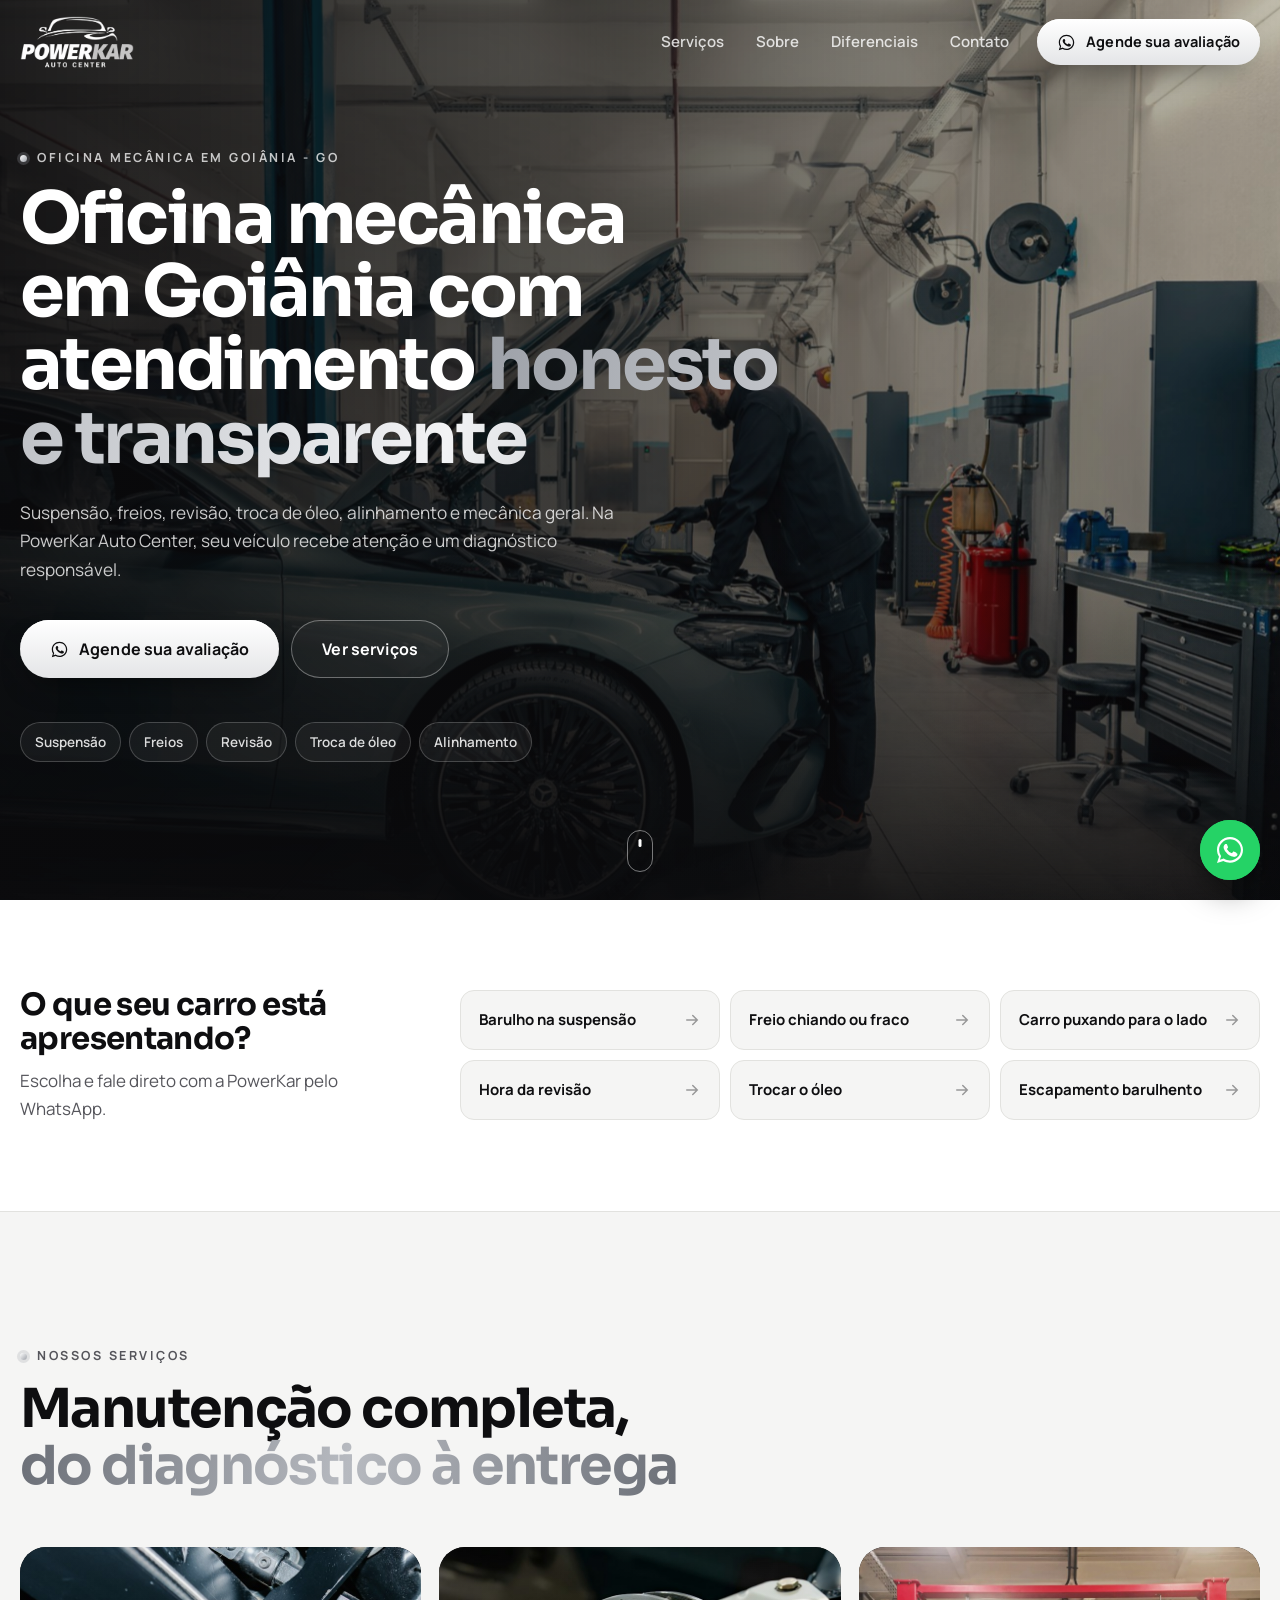
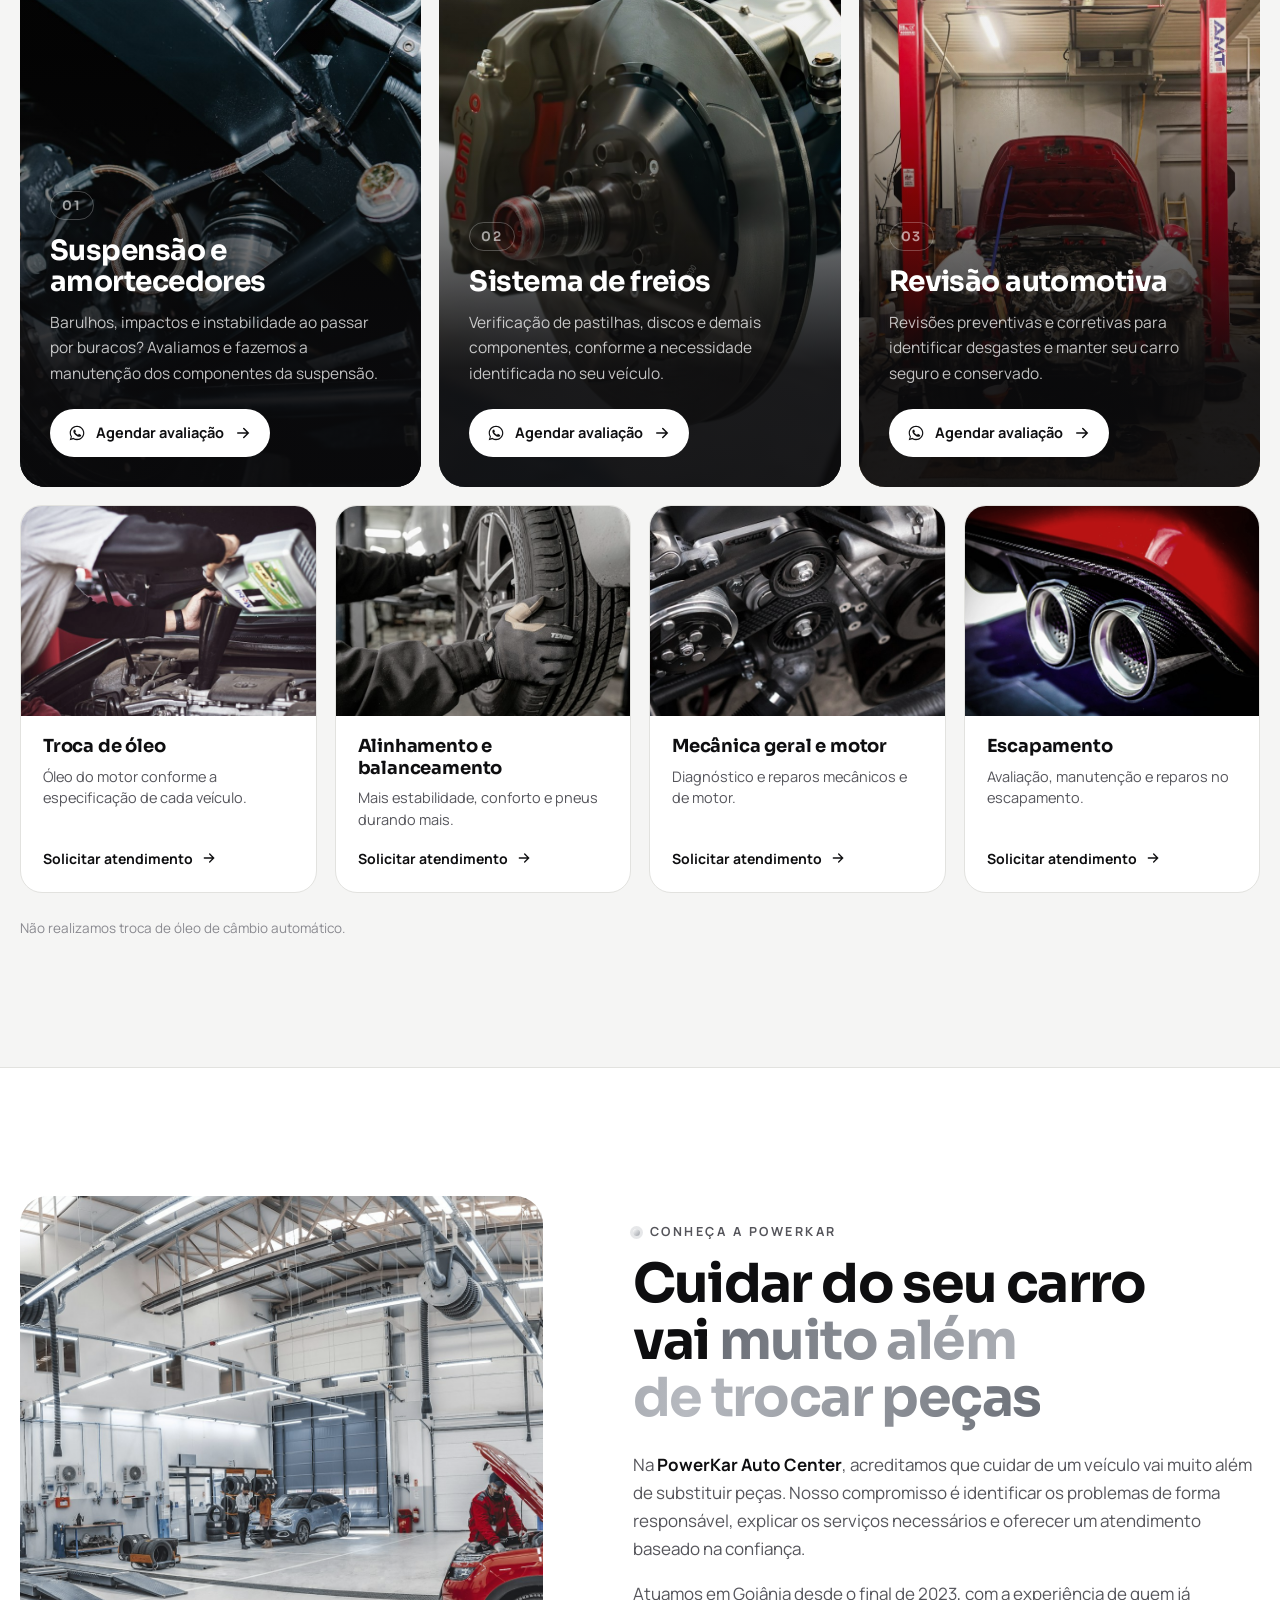
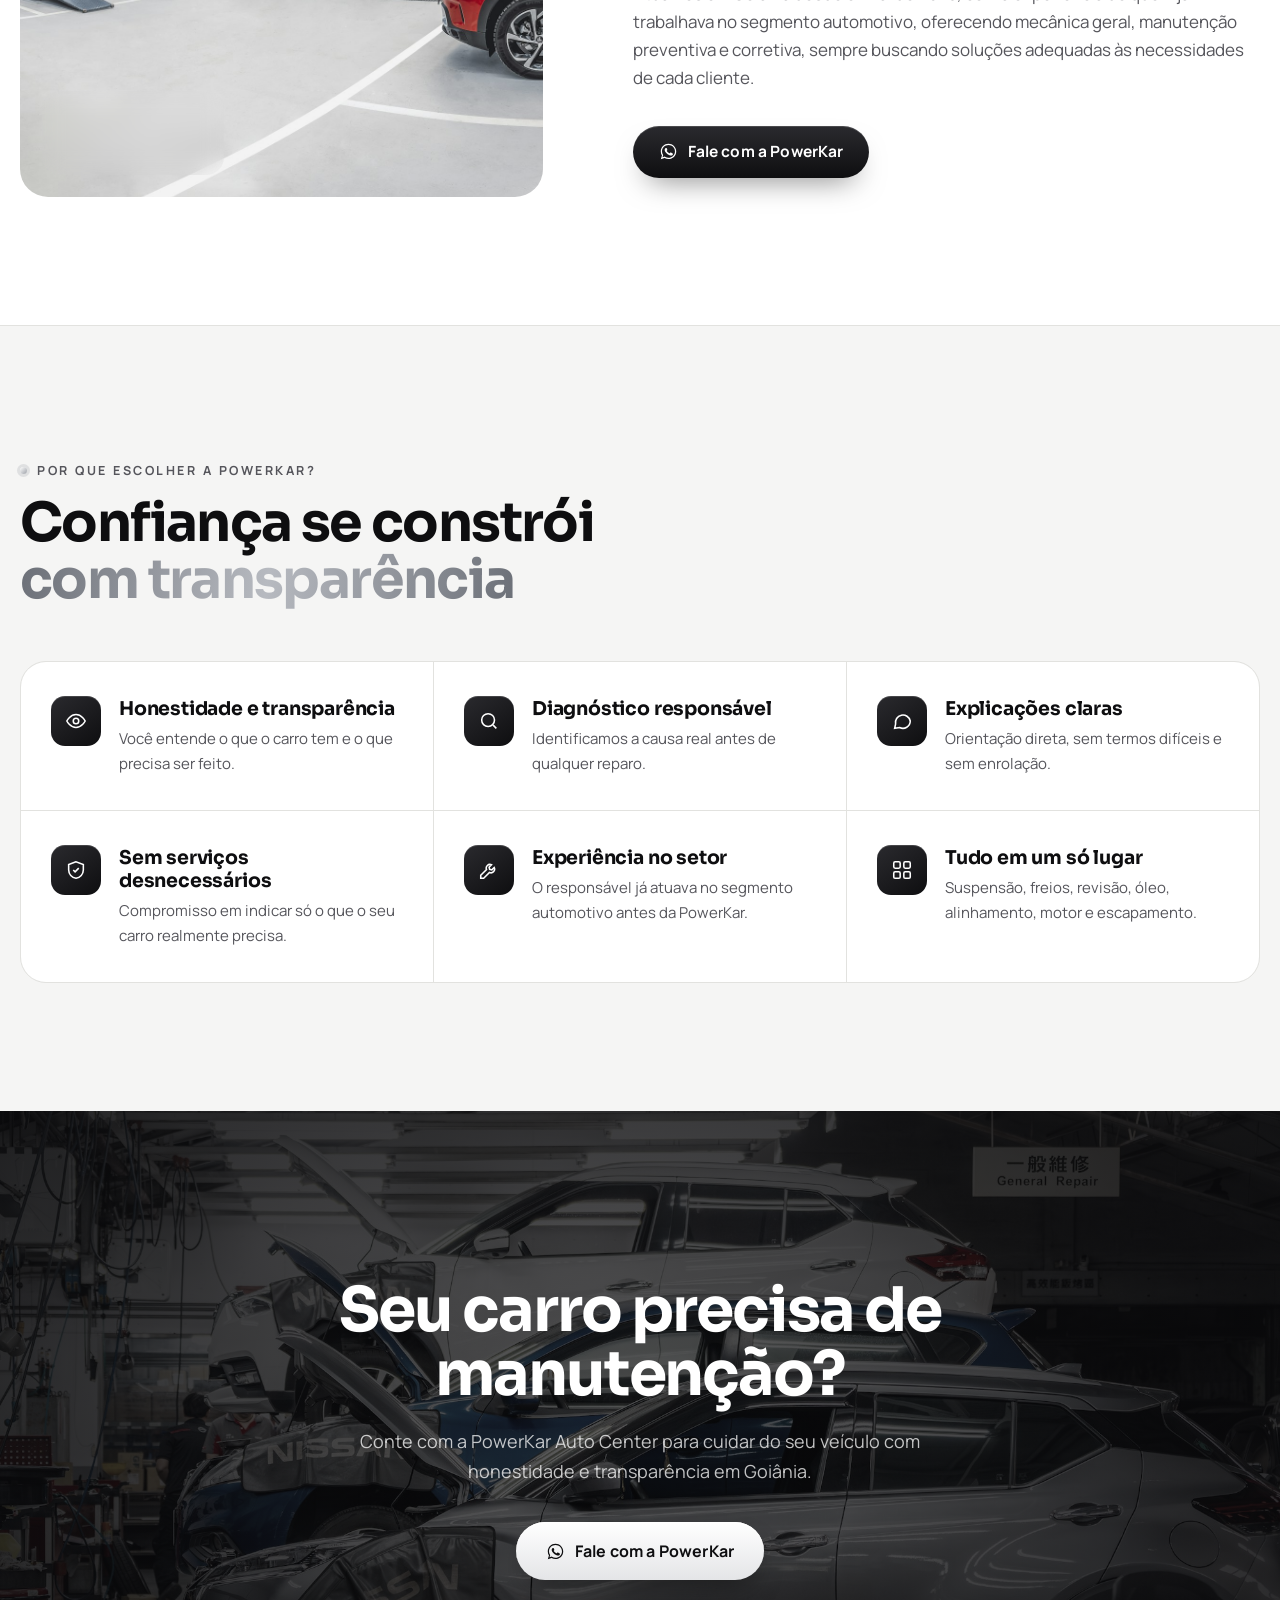
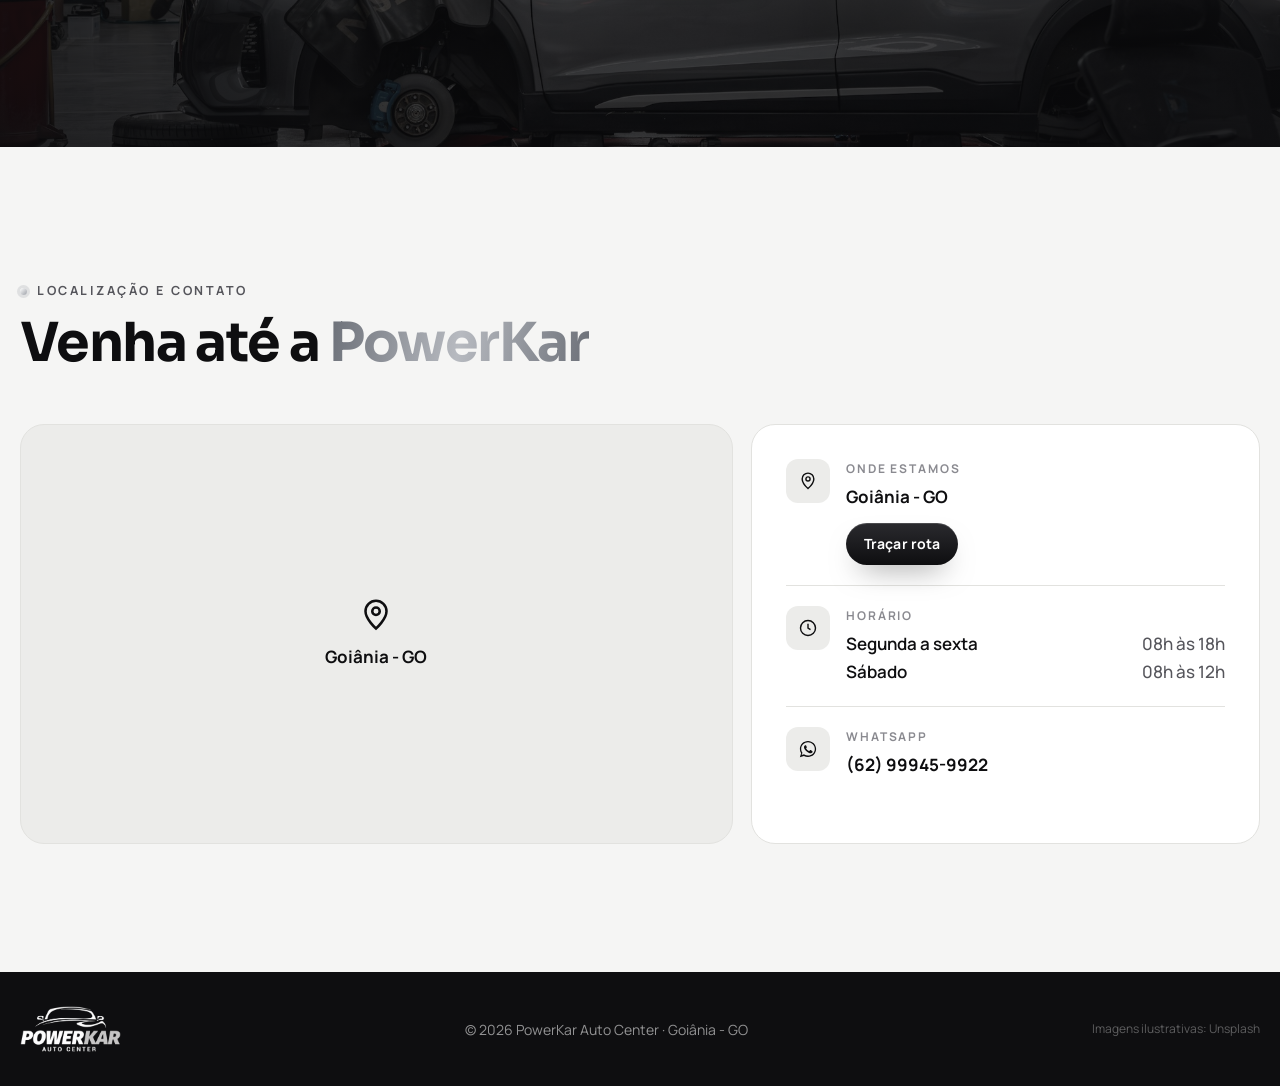
<file: powerkar-auto-center/index.html>
<!doctype html>
<html lang="pt-BR">
<head>
<meta charset="utf-8">
<meta name="viewport" content="width=device-width,initial-scale=1,viewport-fit=cover">
<title>Oficina Mecânica em Goiânia | PowerKar Auto Center</title>
<meta name="description" content="Oficina mecânica em Goiânia especializada em suspensão, freios, revisão, troca de óleo, alinhamento e mecânica geral. Conheça a PowerKar Auto Center.">
<meta name="keywords" content="oficina mecânica em Goiânia, mecânica geral em Goiânia, suspensão automotiva em Goiânia, manutenção de freios em Goiânia, revisão automotiva em Goiânia, troca de óleo em Goiânia, alinhamento e balanceamento em Goiânia, oficina de suspensão em Goiânia, manutenção preventiva automotiva, PowerKar Auto Center">
<meta name="theme-color" content="#0E0E10">
<meta property="og:type" content="website"><meta property="og:title" content="Oficina Mecânica em Goiânia | PowerKar Auto Center">
<meta property="og:description" content="Suspensão, freios, revisão, troca de óleo, alinhamento e mecânica geral com atendimento honesto e transparente.">
<meta property="og:image" content="img/favicon.png"><meta property="og:locale" content="pt_BR">
<link rel="icon" href="img/favicon.png" type="image/png">
<link rel="preconnect" href="https://fonts.googleapis.com"><link rel="preconnect" href="https://fonts.gstatic.com" crossorigin>
<link rel="stylesheet" href="https://fonts.googleapis.com/css2?family=Manrope:wght@400;500;600;700;800&family=Sora:wght@500;600;700;800&display=swap">
<script>
/* RASTREAMENTO — preencha os IDs. Recomendado: só GTM, com GA4 / Google Ads / Meta configurados lá no evento "whatsapp_click". */
window.TRACK={gtmId:"",ga4Id:"",adsId:"",adsLabel:"",metaPixelId:""};
window.dataLayer=window.dataLayer||[];function gtag(){dataLayer.push(arguments);}
(function(T){
if(T.gtmId){dataLayer.push({"gtm.start":Date.now(),event:"gtm.js"});var s=document.createElement("script");s.async=1;s.src="https://www.googletagmanager.com/gtm.js?id="+T.gtmId;document.head.appendChild(s);}
var gid=T.ga4Id||T.adsId;if(gid){var g=document.createElement("script");g.async=1;g.src="https://www.googletagmanager.com/gtag/js?id="+gid;document.head.appendChild(g);gtag("js",new Date());if(T.ga4Id)gtag("config",T.ga4Id);if(T.adsId)gtag("config",T.adsId);}
if(T.metaPixelId){!function(f,b,e,v,n,t,s){if(f.fbq)return;n=f.fbq=function(){n.callMethod?n.callMethod.apply(n,arguments):n.queue.push(arguments)};if(!f._fbq)f._fbq=n;n.push=n;n.loaded=!0;n.version="2.0";n.queue=[];t=b.createElement(e);t.async=!0;t.src=v;s=b.getElementsByTagName(e)[0];s.parentNode.insertBefore(t,s)}(window,document,"script","https://connect.facebook.net/en_US/fbevents.js");fbq("init",T.metaPixelId);fbq("track","PageView");}
})(window.TRACK);
(function(){try{var q=new URLSearchParams(location.search),k=["utm_source","utm_medium","utm_campaign","utm_term","utm_content","gclid","fbclid","gbraid","wbraid"],o={},h=0;
k.forEach(function(x){var v=q.get(x);if(v){o[x]=v;h=1;}});if(h){o.ts=Date.now();localStorage.setItem("pk_attr",JSON.stringify(o));}
var a=JSON.parse(localStorage.getItem("pk_attr")||"null");if(a&&Date.now()-a.ts>7776e6){localStorage.removeItem("pk_attr");a=null;}
window.ATTR=a||{};dataLayer.push(Object.assign({event:"attribution"},window.ATTR));}catch(e){window.ATTR={};}})();
document.documentElement.classList.add("js");
</script>
<script type="application/ld+json">{"@context":"https://schema.org","@type":"AutoRepair","name":"PowerKar Auto Center","telephone":"+55 62 99945-9922","address":{"@type":"PostalAddress","addressLocality":"Goiânia","addressRegion":"GO","addressCountry":"BR"},"areaServed":"Goiânia - GO","openingHoursSpecification":[{"@type":"OpeningHoursSpecification","dayOfWeek":["Monday","Tuesday","Wednesday","Thursday","Friday"],"opens":"08:00","closes":"18:00"},{"@type":"OpeningHoursSpecification","dayOfWeek":"Saturday","opens":"08:00","closes":"12:00"}]}</script>
<style>:root{
--bg:#F5F5F4;--bg-2:#FFFFFF;--bg-3:#ECECEA;--line:#E2E2DF;--line-2:#CFCFCB;
--ink:#0E0E10;--ink-2:#55555B;--ink-3:#8A8A90;--steel:#9DA1A8;
--dark:#0E0E10;--dark-2:#17171A;
--f-d:"Sora",ui-sans-serif,system-ui,sans-serif;--f-t:"Manrope",ui-sans-serif,system-ui,-apple-system,"Segoe UI",Roboto,sans-serif;
--wrap:1240px;--g:max(20px,env(safe-area-inset-left,0px));--sec:clamp(88px,10vw,140px);--ease:cubic-bezier(.2,.7,.2,1);--hdr:84px}
*{box-sizing:border-box}
html{scroll-behavior:smooth;scroll-padding-top:calc(var(--hdr) + 10px)}
body{margin:0;background:var(--bg);color:var(--ink);font:400 17px/1.65 var(--f-t);-webkit-font-smoothing:antialiased;overflow-x:hidden}
img{max-width:100%;display:block}a{color:inherit}
:focus-visible{outline:2px solid var(--ink);outline-offset:3px}
.wrap{max-width:calc(var(--wrap) + 40px);margin:0 auto;padding-inline:var(--g)}
.skip{position:absolute;left:12px;top:-60px;z-index:100;background:#000;color:#fff;padding:10px 16px}.skip:focus{top:12px}
.eyebrow{display:inline-flex;align-items:center;gap:10px;margin:0 0 18px;font:700 12.5px/1 var(--f-t);letter-spacing:.2em;text-transform:uppercase;color:var(--ink-2)}
.dot{width:7px;height:7px;border-radius:50%;background:linear-gradient(135deg,#fff,var(--steel));box-shadow:0 0 0 3px rgba(157,161,168,.25)}
.h2{margin:0;font:700 clamp(32px,4.2vw,54px)/1.06 var(--f-d);letter-spacing:-.03em;text-wrap:balance}
.h2 em{font-style:normal;background:linear-gradient(100deg,#6B6F77,#B7BAC0 50%,#6B6F77);-webkit-background-clip:text;background-clip:text;color:transparent}
.head{max-width:760px;margin-bottom:52px}
/* buttons */
.btn{position:relative;display:inline-flex;align-items:center;justify-content:center;gap:10px;min-height:52px;padding:0 26px;border-radius:999px;text-decoration:none;white-space:nowrap;font:700 15.5px/1 var(--f-t);letter-spacing:.01em;overflow:hidden;transition:transform .25s var(--ease),box-shadow .25s,background .25s,color .25s}
.btn svg{width:19px;height:19px;flex:none}
.btn::after{content:"";position:absolute;inset:0;background:linear-gradient(110deg,transparent 35%,rgba(255,255,255,.45) 50%,transparent 65%);transform:translateX(-120%);transition:transform .8s var(--ease)}
.btn:hover{transform:translateY(-2px)}.btn:hover::after{transform:translateX(120%)}
.btn--light{background:linear-gradient(180deg,#fff,#E4E5E7);color:#0E0E10;box-shadow:inset 0 1px 0 #fff,0 14px 30px -14px rgba(0,0,0,.6)}
.btn--dark{background:linear-gradient(180deg,#2A2A2E,#0E0E10);color:#fff;box-shadow:inset 0 1px 0 rgba(255,255,255,.15),0 14px 30px -14px rgba(0,0,0,.55)}
.btn--dark::after{background:linear-gradient(110deg,transparent 35%,rgba(255,255,255,.18) 50%,transparent 65%)}
.btn--ghost{color:#fff;border:1px solid rgba(255,255,255,.35);background:rgba(255,255,255,.04);backdrop-filter:blur(6px)}
.btn--ghost:hover{background:#fff;color:#0E0E10}
.btn--lg{min-height:58px;padding:0 30px;font-size:16px}
.btn--sm{min-height:42px;padding:0 18px;font-size:14px;margin-top:12px}
/* header */
.top{position:fixed;inset:0 0 auto;z-index:50;transition:background .35s,box-shadow .35s}
.top.solid{background:rgba(255,255,255,.88);backdrop-filter:blur(16px) saturate(1.4);-webkit-backdrop-filter:blur(16px) saturate(1.4);box-shadow:0 1px 0 var(--line)}
.top .wrap{height:var(--hdr);display:flex;align-items:center;gap:28px}
.brand{position:relative;display:block;height:52px;width:115px}
.brand img{position:absolute;inset:0;height:52px;width:auto;transition:opacity .3s}
.logo-d{opacity:0}.top.solid .logo-d{opacity:1}.top.solid .logo-w{opacity:0}
.nav{display:flex;gap:32px;margin-left:auto}
.nav a{font-weight:600;font-size:15px;text-decoration:none;color:rgba(255,255,255,.8);position:relative;padding:6px 0;transition:color .25s}
.nav a::after{content:"";position:absolute;left:0;right:0;bottom:0;height:1.5px;background:currentColor;transform:scaleX(0);transform-origin:right;transition:transform .3s var(--ease)}
.nav a:hover::after{transform:none;transform-origin:left}
.nav a:hover{color:#fff}
.top.solid .nav a{color:var(--ink-2)}.top.solid .nav a:hover{color:var(--ink)}
.top__cta{min-height:46px;padding:0 20px;font-size:14.5px}
.top.solid .top__cta{background:linear-gradient(180deg,#2A2A2E,#0E0E10);color:#fff}
/* hero */
.hero{position:relative;isolation:isolate;min-height:100svh;display:flex;align-items:center;overflow:hidden;color:#fff;background:#0E0E10}
.hero__bg{position:absolute;inset:0;z-index:-2}
.hero__bg img{width:100%;height:115%;object-fit:cover;object-position:50% 40%;transform:scale(1.08);animation:kb 2.4s var(--ease) both;will-change:transform}
@keyframes kb{from{transform:scale(1.18);filter:blur(6px)}to{transform:scale(1.08);filter:none}}
.hero::before{content:"";position:absolute;inset:0;z-index:-1;background:linear-gradient(90deg,rgba(10,10,12,.92),rgba(10,10,12,.7) 45%,rgba(10,10,12,.25)),linear-gradient(0deg,rgba(10,10,12,.85),transparent 40%)}
.hero__in{width:100%;padding-block:calc(var(--hdr) + 40px) 120px;max-width:calc(var(--wrap) + 40px)}
.hero .eyebrow{color:rgba(255,255,255,.75)}
.hero h1{margin:0;max-width:16ch;font:700 clamp(40px,5.6vw,76px)/1.02 var(--f-d);letter-spacing:-.035em;text-wrap:balance}
.hero h1 em{font-style:normal;background:linear-gradient(100deg,#9DA1A8,#F2F3F5 45%,#9DA1A8 70%);background-size:200% 100%;-webkit-background-clip:text;background-clip:text;color:transparent;animation:sheen 6s ease-in-out infinite}
@keyframes sheen{50%{background-position:100% 0}}
.hero .lead{margin:24px 0 0;max-width:54ch;font-size:clamp(17px,1.35vw,19px);color:rgba(255,255,255,.78)}
.hero__cta{display:flex;flex-wrap:wrap;gap:12px;margin-top:36px}
.hero__chips{list-style:none;margin:44px 0 0;padding:0;display:flex;flex-wrap:wrap;gap:8px}
.hero__chips li{padding:8px 14px;border-radius:999px;border:1px solid rgba(255,255,255,.2);font-size:13.5px;font-weight:600;color:rgba(255,255,255,.85);background:rgba(255,255,255,.05);backdrop-filter:blur(6px)}
[data-in]{animation:up 1s var(--ease) both}[data-in="1"]{animation-delay:.3s}[data-in="2"]{animation-delay:.42s}[data-in="3"]{animation-delay:.54s}[data-in="4"]{animation-delay:.66s}[data-in="5"]{animation-delay:.78s}
@keyframes up{from{opacity:0;transform:translateY(26px)}to{opacity:1;transform:none}}
.scroll{position:absolute;left:50%;bottom:28px;width:26px;height:42px;border:1.5px solid rgba(255,255,255,.45);border-radius:14px;transform:translateX(-50%)}
.scroll span{position:absolute;left:50%;top:8px;width:3px;height:8px;border-radius:2px;background:#fff;transform:translateX(-50%);animation:wheel 1.8s ease-in-out infinite}
@keyframes wheel{0%{opacity:0;transform:translate(-50%,0)}30%{opacity:1}100%{opacity:0;transform:translate(-50%,14px)}}
/* symptoms */
.symptoms{padding-block:clamp(56px,7vw,88px);background:var(--bg-2);border-bottom:1px solid var(--line)}
.symptoms .wrap{display:grid;grid-template-columns:minmax(0,1fr) minmax(0,2fr);gap:40px;align-items:center}
.symptoms__head h2{margin:0;font:700 clamp(24px,2.4vw,32px)/1.12 var(--f-d);letter-spacing:-.02em}
.symptoms__head p{margin:10px 0 0;color:var(--ink-2)}
.symptoms__grid{display:grid;grid-template-columns:repeat(3,minmax(0,1fr));gap:10px}
.sym{display:flex;align-items:center;justify-content:space-between;gap:12px;min-height:60px;padding:0 18px;border-radius:14px;border:1px solid var(--line);background:var(--bg);text-decoration:none;font-weight:700;font-size:15px;transition:background .25s,color .25s,border-color .25s,transform .25s var(--ease)}
.sym svg{width:18px;height:18px;flex:none;opacity:.4;transition:transform .25s var(--ease),opacity .25s}
.sym:hover{background:var(--ink);color:#fff;border-color:var(--ink);transform:translateY(-2px)}
.sym:hover svg{opacity:1;transform:translateX(3px)}
/* services */
.services{padding-block:var(--sec)}
.pc-grid{display:grid;grid-template-columns:repeat(3,minmax(0,1fr));gap:18px}
.pc{position:relative;border-radius:26px;overflow:hidden;min-height:540px;display:flex;align-items:flex-end;color:#fff;background:#111;isolation:isolate}
.pc figure{position:absolute;inset:0;margin:0;z-index:-1}
.pc figure img{width:100%;height:100%;object-fit:cover;transition:transform 1.2s var(--ease),filter .6s}
.pc figure::after{content:"";position:absolute;inset:0;background:linear-gradient(180deg,rgba(10,10,12,.05) 20%,rgba(10,10,12,.92) 78%)}
.pc:hover figure img{transform:scale(1.06)}
.pc__in{padding:30px}
.pc__n{display:inline-block;font:600 13px/1 var(--f-d);letter-spacing:.14em;color:rgba(255,255,255,.6);padding:7px 11px;border:1px solid rgba(255,255,255,.25);border-radius:999px;margin-bottom:16px}
.pc h3{margin:0;font:700 28px/1.1 var(--f-d);letter-spacing:-.02em}
.pc p{margin:12px 0 22px;color:rgba(255,255,255,.75);font-size:15.5px}
.pc__btn{display:inline-flex;align-items:center;gap:10px;min-height:48px;padding:0 18px;border-radius:999px;background:#fff;color:#0E0E10;text-decoration:none;font-weight:700;font-size:14.5px;transition:gap .25s var(--ease),box-shadow .25s}
.pc__btn svg{width:18px;height:18px}
.pc__btn:hover{gap:14px;box-shadow:0 10px 24px -8px rgba(255,255,255,.4)}
.sc-grid{display:grid;grid-template-columns:repeat(4,minmax(0,1fr));gap:18px;margin-top:18px}
.sc{display:flex;flex-direction:column;border-radius:22px;overflow:hidden;background:var(--bg-2);border:1px solid var(--line);text-decoration:none;transition:transform .3s var(--ease),box-shadow .3s}
.sc:hover{transform:translateY(-4px);box-shadow:0 30px 50px -30px rgba(0,0,0,.35)}
.sc figure{margin:0;aspect-ratio:7/5;overflow:hidden}
.sc figure img{width:100%;height:100%;object-fit:cover;filter:grayscale(.35);transition:transform 1s var(--ease),filter .5s}
.sc:hover figure img{transform:scale(1.06);filter:none}
.sc>div{padding:20px 22px 22px;display:flex;flex-direction:column;flex:1}
.sc h3{margin:0;font:700 18px/1.2 var(--f-d);letter-spacing:-.01em}
.sc p{margin:8px 0 16px;color:var(--ink-2);font-size:14.5px;line-height:1.5;flex:1}
.sc span{display:inline-flex;align-items:center;gap:8px;font-weight:700;font-size:14px}
.sc span svg{width:16px;height:16px;transition:transform .25s var(--ease)}
.sc:hover span svg{transform:translateX(4px)}
.note{margin:24px 0 0;font-size:13.5px;color:var(--ink-3)}
/* about */
.about{padding-block:var(--sec);background:var(--bg-2);border-block:1px solid var(--line)}
.about__grid{display:grid;grid-template-columns:minmax(0,5fr) minmax(0,6fr);gap:clamp(40px,7vw,110px);align-items:center}
.about__img{position:relative;margin:0;border-radius:28px;overflow:hidden;aspect-ratio:4/4.6}
.about__img img{width:100%;height:100%;object-fit:cover;filter:grayscale(.2)}
.about__img figcaption{position:absolute;left:22px;bottom:22px;padding:16px 20px;border-radius:18px;background:rgba(255,255,255,.88);backdrop-filter:blur(10px);box-shadow:0 20px 40px -20px rgba(0,0,0,.5)}
.about__img b{display:block;font:700 24px/1 var(--f-d);letter-spacing:-.02em}
.about__img span{font-size:13.5px;color:var(--ink-2)}
.about__text{margin:24px 0 34px;display:grid;gap:16px;color:var(--ink-2)}
.about__text p{margin:0}.about__text strong{color:var(--ink)}
/* diffs */
.diffs{padding-block:var(--sec)}
.dif-grid{display:grid;grid-template-columns:repeat(3,minmax(0,1fr));gap:1px;background:var(--line);border:1px solid var(--line);border-radius:26px;overflow:hidden}
.dif{display:flex;gap:18px;padding:34px 30px;background:var(--bg-2);transition:background .3s}
.dif:hover{background:#FAFAF9}
.dif i{flex:none;display:grid;place-items:center;width:50px;height:50px;border-radius:14px;background:linear-gradient(145deg,#2A2A2E,#0E0E10);color:#fff;box-shadow:inset 0 1px 0 rgba(255,255,255,.15)}
.dif i svg{width:22px;height:22px}
.dif h3{margin:2px 0 6px;font:700 19px/1.2 var(--f-d);letter-spacing:-.01em}
.dif p{margin:0;color:var(--ink-2);font-size:15px}
/* final */
.final{position:relative;isolation:isolate;overflow:hidden;color:#fff;text-align:center;padding-block:clamp(110px,13vw,180px)}
.final__bg{position:absolute;inset:0;z-index:-2}
.final__bg img{width:100%;height:100%;object-fit:cover;filter:grayscale(.6)}
.final::before{content:"";position:absolute;inset:0;z-index:-1;background:radial-gradient(70% 90% at 50% 50%,rgba(10,10,12,.65),rgba(10,10,12,.92))}
.final h2{margin:0 auto;max-width:16ch;font:700 clamp(34px,4.8vw,62px)/1.05 var(--f-d);letter-spacing:-.035em}
.final p{margin:20px auto 36px;max-width:52ch;color:rgba(255,255,255,.75);font-size:18px}
/* location */
.loc{padding-block:var(--sec)}
.loc__grid{display:grid;grid-template-columns:minmax(0,7fr) minmax(0,5fr);gap:18px}
.map{position:relative;min-height:420px;border-radius:24px;overflow:hidden;background:var(--bg-3);border:1px solid var(--line)}
.map iframe{position:absolute;inset:0;width:100%;height:100%;border:0;z-index:2;filter:grayscale(1) contrast(1.05)}
.map__fb{position:absolute;inset:0;display:grid;place-content:center;justify-items:center;gap:10px}
.map__fb svg{width:36px;height:36px}
.info{padding:clamp(24px,3vw,34px);border-radius:24px;background:var(--bg-2);border:1px solid var(--line)}
.info ul{list-style:none;margin:0;padding:0}
.info li{display:grid;grid-template-columns:44px minmax(0,1fr);gap:16px;padding:20px 0;border-bottom:1px solid var(--line)}
.info li:first-child{padding-top:0}.info li:last-child{border:0;padding-bottom:0}
.info li>i{display:grid;place-items:center;width:44px;height:44px;border-radius:12px;background:var(--bg-3)}
.info li>i svg{width:20px;height:20px}
.info small{display:block;margin-bottom:4px;font-weight:700;font-size:12px;letter-spacing:.16em;text-transform:uppercase;color:var(--ink-3)}
.info b{display:block}.info a{text-decoration:none}
.hours span{display:flex;justify-content:space-between;gap:12px;font-weight:600}
.hours em{font-style:normal;color:var(--ink-2);font-weight:500}
/* footer */
.foot{background:var(--dark);color:rgba(255,255,255,.55);padding-block:34px;font-size:14px}
.foot .wrap{display:flex;justify-content:space-between;align-items:center;gap:16px;flex-wrap:wrap}
.foot img{height:46px;width:auto}
.credit{font-size:12px;opacity:.6}
.wa-float{position:fixed;right:calc(20px + env(safe-area-inset-right,0px));bottom:calc(20px + env(safe-area-inset-bottom,0px));z-index:60;width:60px;height:60px;border-radius:50%;background:#25D366;display:grid;place-items:center;box-shadow:0 14px 30px rgba(0,0,0,.35);transition:transform .25s var(--ease)}
.wa-float::before{content:"";position:absolute;inset:0;border-radius:50%;border:2px solid #25D366;animation:ping 2.2s ease-out infinite}
@keyframes ping{from{transform:scale(1);opacity:.8}to{transform:scale(1.5);opacity:0}}
.wa-float:hover{transform:translateY(-3px)}
.wa-float svg{width:32px;height:32px}
.js .rv{opacity:0;transform:translateY(30px);transition:opacity 1s var(--ease),transform 1s var(--ease)}
.js .rv.in{opacity:1;transform:none}
@media (max-width:1100px){.nav{display:none}.top__cta{margin-left:auto}.sc-grid{grid-template-columns:repeat(2,minmax(0,1fr))}.symptoms .wrap{grid-template-columns:1fr}}
@media (max-width:900px){
.pc-grid{grid-template-columns:1fr}.pc{min-height:420px}
.about__grid,.loc__grid{grid-template-columns:minmax(0,1fr)}
.about__img{max-width:520px;width:100%}
.dif-grid{grid-template-columns:repeat(2,minmax(0,1fr))}
}
@media (max-width:640px){
:root{--hdr:70px}
body{font-size:16px}
.brand,.brand img{height:42px}.brand{width:93px}
.top__cta span{display:none}.top__cta{width:46px;padding:0}
.hero{align-items:flex-end;text-align:center}
.hero::before{background:linear-gradient(180deg,rgba(10,10,12,.55),rgba(10,10,12,.8) 45%,rgba(10,10,12,.96))}
.hero__in{padding-block:calc(var(--hdr) + 60px) 84px}
.hero h1{font-size:clamp(32px,8.8vw,40px);margin-inline:auto}
.hero .lead{margin-inline:auto;font-size:16px}
.eyebrow{justify-content:center}
.hero__cta{flex-direction:column}.hero__cta .btn{width:100%}
.hero__chips{justify-content:center;margin-top:28px}
.scroll{display:none}
.symptoms__head{text-align:center}
.symptoms__grid{grid-template-columns:repeat(2,minmax(0,1fr));gap:8px}
.sym{min-height:58px;padding:0 14px;font-size:14px}.sym svg{display:none}
.head{text-align:center}.head .eyebrow{display:flex}
.pc{min-height:400px}.pc__in{padding:24px}.pc h3{font-size:24px}
.sc-grid{grid-template-columns:1fr;gap:12px}
.sc{flex-direction:row}.sc figure{flex:0 0 38%;aspect-ratio:auto}
.sc>div{padding:16px}.sc p{font-size:13.5px;margin-bottom:10px}
.about__grid>div:last-child{text-align:center}.about .btn{width:100%}
.dif-grid{grid-template-columns:1fr}
.dif{padding:24px 22px}
.final .btn{width:100%}
.map{min-height:300px}
.foot .wrap{flex-direction:column;text-align:center}
.wa-float{width:56px;height:56px}
}
@media (prefers-reduced-motion:reduce){*,*::before,*::after{animation:none!important;transition:none!important}.js .rv{opacity:1;transform:none}}
</style>
</head>
<body>
<a class="skip" href="#conteudo">Pular para o conteúdo</a>
<svg width="0" height="0" style="position:absolute" aria-hidden="true"><defs>
<path id="wa" d="M16 3C8.8 3 3 8.7 3 15.8c0 2.5.7 4.9 2 7L3 29l6.4-2c2 1.1 4.3 1.7 6.6 1.7 7.2 0 13-5.7 13-12.8S23.2 3 16 3Zm0 23.4c-2.1 0-4.1-.6-5.9-1.6l-.4-.3-3.8 1.2 1.2-3.7-.3-.4a10.4 10.4 0 0 1-1.7-5.8C5.1 10 10 5.2 16 5.2S26.9 10 26.9 15.8 22 26.4 16 26.4Zm6-7.8c-.3-.2-1.9-1-2.2-1-.3-.1-.5-.2-.7.2l-1 1.2c-.2.2-.4.2-.7.1a8.8 8.8 0 0 1-4.4-3.8c-.3-.6.3-.5 1-1.8.1-.2 0-.4 0-.6l-1-2.4c-.3-.6-.5-.5-.7-.5h-.6c-.2 0-.6.1-.9.4-.3.3-1.2 1.2-1.2 2.9s1.2 3.3 1.4 3.6c.2.2 2.4 3.7 5.9 5.1 2.2.9 3 1 4.1.8.7-.1 1.9-.8 2.2-1.5.3-.8.3-1.4.2-1.5l-.6-.3Z"/>
<symbol id="i-arrow" viewBox="0 0 24 24" fill="none" stroke="currentColor" stroke-width="2" stroke-linecap="round"><path d="M5 12h14M13 6l6 6-6 6"/></symbol>
<symbol id="i-eye" viewBox="0 0 24 24" fill="none" stroke="currentColor" stroke-width="1.7"><path d="M2 12s3.6-7 10-7 10 7 10 7-3.6 7-10 7S2 12 2 12Z"/><circle cx="12" cy="12" r="3"/></symbol>
<symbol id="i-search" viewBox="0 0 24 24" fill="none" stroke="currentColor" stroke-width="1.7"><circle cx="11" cy="11" r="7"/><path d="m20 20-3.5-3.5"/></symbol>
<symbol id="i-chat" viewBox="0 0 24 24" fill="none" stroke="currentColor" stroke-width="1.7"><path d="M21 12a8 8 0 0 1-11.6 7.1L4 20l1-4.6A8 8 0 1 1 21 12Z"/></symbol>
<symbol id="i-shield" viewBox="0 0 24 24" fill="none" stroke="currentColor" stroke-width="1.7"><path d="M12 3 4 6v6c0 4.5 3.4 8.2 8 9 4.6-.8 8-4.5 8-9V6z"/><path d="m9 12 2 2 4-4"/></symbol>
<symbol id="i-wrench" viewBox="0 0 24 24" fill="none" stroke="currentColor" stroke-width="1.7"><path d="M14.7 6.3a4 4 0 0 0-5.4 5.2L3 17.8V21h3.2l6.3-6.3a4 4 0 0 0 5.2-5.4l-2.6 2.6-2.4-.6-.6-2.4z"/></symbol>
<symbol id="i-grid" viewBox="0 0 24 24" fill="none" stroke="currentColor" stroke-width="1.7"><rect x="3" y="3" width="7" height="7" rx="1.5"/><rect x="14" y="3" width="7" height="7" rx="1.5"/><rect x="3" y="14" width="7" height="7" rx="1.5"/><rect x="14" y="14" width="7" height="7" rx="1.5"/></symbol>
<symbol id="i-pin" viewBox="0 0 24 24" fill="none" stroke="currentColor" stroke-width="1.7"><path d="M12 21s-7-6.2-7-11.5a7 7 0 0 1 14 0C19 14.8 12 21 12 21Z"/><circle cx="12" cy="9.5" r="2.5"/></symbol>
<symbol id="i-clock" viewBox="0 0 24 24" fill="none" stroke="currentColor" stroke-width="1.7"><circle cx="12" cy="12" r="9"/><path d="M12 7v5l3 2"/></symbol>
</defs></svg>

<header class="top" id="top"><div class="wrap">
<a class="brand" href="#inicio" aria-label="PowerKar Auto Center, início"><img class="logo-w" src="img/logo-white.png" alt="PowerKar Auto Center" width="600" height="273"><img class="logo-d" src="img/logo-dark.png" alt="" width="600" height="273"></a>
<nav class="nav" aria-label="Principal"><a href="#servicos">Serviços</a><a href="#sobre">Sobre</a><a href="#diferenciais">Diferenciais</a><a href="#contato">Contato</a></nav>
<a class="btn btn--light top__cta" href="https://wa.me/5562999459922?text=Ol%C3%A1%21%20Encontrei%20a%20PowerKar%20pelo%20site%20e%20gostaria%20de%20solicitar%20uma%20avalia%C3%A7%C3%A3o%20para%20meu%20ve%C3%ADculo." target="_blank" rel="noopener" data-servico="Topo"><svg viewBox="0 0 32 32" fill="currentColor" aria-hidden="true"><use href="#wa"/></svg><span>Agende sua avaliação</span></a>
</div></header>

<main id="conteudo">
<section class="hero" id="inicio">
<div class="hero__bg"><img src="img/u-1771340012319-0b4fca008b54-2000.jpg" alt="" fetchpriority="high"></div>
<div class="wrap hero__in">
<p class="eyebrow" data-in="1"><span class="dot"></span>Oficina mecânica em Goiânia - GO</p>
<h1 data-in="2">Oficina mecânica em Goiânia com atendimento <em>honesto e transparente</em></h1>
<p class="lead" data-in="3">Suspensão, freios, revisão, troca de óleo, alinhamento e mecânica geral. Na PowerKar Auto Center, seu veículo recebe atenção e um diagnóstico responsável.</p>
<div class="hero__cta" data-in="4"><a class="btn btn--light btn--lg" href="https://wa.me/5562999459922?text=Ol%C3%A1%21%20Encontrei%20a%20PowerKar%20pelo%20site%20e%20gostaria%20de%20solicitar%20uma%20avalia%C3%A7%C3%A3o%20para%20meu%20ve%C3%ADculo." target="_blank" rel="noopener" data-servico="Hero"><svg viewBox="0 0 32 32" fill="currentColor" aria-hidden="true"><use href="#wa"/></svg>Agende sua avaliação</a><a class="btn btn--ghost btn--lg" href="#servicos">Ver serviços</a></div>
<ul class="hero__chips" data-in="5"><li>Suspensão</li><li>Freios</li><li>Revisão</li><li>Troca de óleo</li><li>Alinhamento</li></ul>
</div>
<a class="scroll" href="#sintomas" aria-label="Rolar para baixo"><span></span></a>
</section>

<section class="symptoms" id="sintomas" aria-labelledby="sym-t"><div class="wrap">
<div class="symptoms__head rv"><h2 id="sym-t">O que seu carro está apresentando?</h2><p>Escolha e fale direto com a PowerKar pelo WhatsApp.</p></div>
<div class="symptoms__grid rv"><a class="sym" href="https://wa.me/5562999459922?text=Ol%C3%A1%21%20Encontrei%20a%20PowerKar%20pelo%20site%20e%20gostaria%20de%20solicitar%20uma%20avalia%C3%A7%C3%A3o%20para%20meu%20ve%C3%ADculo.%0A%0AServi%C3%A7o%3A%20Suspens%C3%A3o%20%E2%80%93%20barulho%20ao%20passar%20em%20buracos" target="_blank" rel="noopener" data-servico="Suspensão – barulho ao passar em buracos"><span>Barulho na suspensão</span><svg class="" aria-hidden="true"><use href="#i-arrow"/></svg></a><a class="sym" href="https://wa.me/5562999459922?text=Ol%C3%A1%21%20Encontrei%20a%20PowerKar%20pelo%20site%20e%20gostaria%20de%20solicitar%20uma%20avalia%C3%A7%C3%A3o%20para%20meu%20ve%C3%ADculo.%0A%0AServi%C3%A7o%3A%20Freios%20%E2%80%93%20ru%C3%ADdo%20ou%20altera%C3%A7%C3%A3o%20na%20frenagem" target="_blank" rel="noopener" data-servico="Freios – ruído ou alteração na frenagem"><span>Freio chiando ou fraco</span><svg class="" aria-hidden="true"><use href="#i-arrow"/></svg></a><a class="sym" href="https://wa.me/5562999459922?text=Ol%C3%A1%21%20Encontrei%20a%20PowerKar%20pelo%20site%20e%20gostaria%20de%20solicitar%20uma%20avalia%C3%A7%C3%A3o%20para%20meu%20ve%C3%ADculo.%0A%0AServi%C3%A7o%3A%20Alinhamento%20e%20balanceamento" target="_blank" rel="noopener" data-servico="Alinhamento e balanceamento"><span>Carro puxando para o lado</span><svg class="" aria-hidden="true"><use href="#i-arrow"/></svg></a><a class="sym" href="https://wa.me/5562999459922?text=Ol%C3%A1%21%20Encontrei%20a%20PowerKar%20pelo%20site%20e%20gostaria%20de%20solicitar%20uma%20avalia%C3%A7%C3%A3o%20para%20meu%20ve%C3%ADculo.%0A%0AServi%C3%A7o%3A%20Revis%C3%A3o%20automotiva" target="_blank" rel="noopener" data-servico="Revisão automotiva"><span>Hora da revisão</span><svg class="" aria-hidden="true"><use href="#i-arrow"/></svg></a><a class="sym" href="https://wa.me/5562999459922?text=Ol%C3%A1%21%20Encontrei%20a%20PowerKar%20pelo%20site%20e%20gostaria%20de%20solicitar%20uma%20avalia%C3%A7%C3%A3o%20para%20meu%20ve%C3%ADculo.%0A%0AServi%C3%A7o%3A%20Troca%20de%20%C3%B3leo" target="_blank" rel="noopener" data-servico="Troca de óleo"><span>Trocar o óleo</span><svg class="" aria-hidden="true"><use href="#i-arrow"/></svg></a><a class="sym" href="https://wa.me/5562999459922?text=Ol%C3%A1%21%20Encontrei%20a%20PowerKar%20pelo%20site%20e%20gostaria%20de%20solicitar%20uma%20avalia%C3%A7%C3%A3o%20para%20meu%20ve%C3%ADculo.%0A%0AServi%C3%A7o%3A%20Escapamento" target="_blank" rel="noopener" data-servico="Escapamento"><span>Escapamento barulhento</span><svg class="" aria-hidden="true"><use href="#i-arrow"/></svg></a></div>
</div></section>

<section class="services" id="servicos" aria-labelledby="serv-t"><div class="wrap">
<div class="head rv"><p class="eyebrow"><span class="dot"></span>Nossos serviços</p><h2 class="h2" id="serv-t">Manutenção completa, <em>do diagnóstico à entrega</em></h2></div>
<div class="pc-grid"><article class="pc rv"><figure><img src="img/u-1764869427626-f15802570098-900.jpg" alt="Suspensão e amortecedores" loading="lazy"></figure><div class="pc__in"><span class="pc__n">01</span><h3>Suspensão e amortecedores</h3><p>Barulhos, impactos e instabilidade ao passar por buracos? Avaliamos e fazemos a manutenção dos componentes da suspensão.</p><a class="pc__btn" href="https://wa.me/5562999459922?text=Ol%C3%A1%21%20Encontrei%20a%20PowerKar%20pelo%20site%20e%20gostaria%20de%20solicitar%20uma%20avalia%C3%A7%C3%A3o%20para%20meu%20ve%C3%ADculo.%0A%0AServi%C3%A7o%3A%20Suspens%C3%A3o%20e%20amortecedores" target="_blank" rel="noopener" data-servico="Suspensão e amortecedores"><svg viewBox="0 0 32 32" fill="currentColor" aria-hidden="true"><use href="#wa"/></svg>Agendar avaliação <svg class="" aria-hidden="true"><use href="#i-arrow"/></svg></a></div></article><article class="pc rv"><figure><img src="img/u-1696494561430-de087dd0bd69-900.jpg" alt="Sistema de freios" loading="lazy"></figure><div class="pc__in"><span class="pc__n">02</span><h3>Sistema de freios</h3><p>Verificação de pastilhas, discos e demais componentes, conforme a necessidade identificada no seu veículo.</p><a class="pc__btn" href="https://wa.me/5562999459922?text=Ol%C3%A1%21%20Encontrei%20a%20PowerKar%20pelo%20site%20e%20gostaria%20de%20solicitar%20uma%20avalia%C3%A7%C3%A3o%20para%20meu%20ve%C3%ADculo.%0A%0AServi%C3%A7o%3A%20Sistema%20de%20freios" target="_blank" rel="noopener" data-servico="Sistema de freios"><svg viewBox="0 0 32 32" fill="currentColor" aria-hidden="true"><use href="#wa"/></svg>Agendar avaliação <svg class="" aria-hidden="true"><use href="#i-arrow"/></svg></a></div></article><article class="pc rv"><figure><img src="img/u-1786198984387-b63cdf520602-900.jpg" alt="Revisão automotiva" loading="lazy"></figure><div class="pc__in"><span class="pc__n">03</span><h3>Revisão automotiva</h3><p>Revisões preventivas e corretivas para identificar desgastes e manter seu carro seguro e conservado.</p><a class="pc__btn" href="https://wa.me/5562999459922?text=Ol%C3%A1%21%20Encontrei%20a%20PowerKar%20pelo%20site%20e%20gostaria%20de%20solicitar%20uma%20avalia%C3%A7%C3%A3o%20para%20meu%20ve%C3%ADculo.%0A%0AServi%C3%A7o%3A%20Revis%C3%A3o%20automotiva" target="_blank" rel="noopener" data-servico="Revisão automotiva"><svg viewBox="0 0 32 32" fill="currentColor" aria-hidden="true"><use href="#wa"/></svg>Agendar avaliação <svg class="" aria-hidden="true"><use href="#i-arrow"/></svg></a></div></article></div>
<div class="sc-grid"><a class="sc rv" href="https://wa.me/5562999459922?text=Ol%C3%A1%21%20Encontrei%20a%20PowerKar%20pelo%20site%20e%20gostaria%20de%20solicitar%20uma%20avalia%C3%A7%C3%A3o%20para%20meu%20ve%C3%ADculo.%0A%0AServi%C3%A7o%3A%20Troca%20de%20%C3%B3leo" target="_blank" rel="noopener" data-servico="Troca de óleo"><figure><img src="img/u-1487754180451-c456f719a1fc-700.jpg" alt="Troca de óleo" loading="lazy"></figure><div><h3>Troca de óleo</h3><p>Óleo do motor conforme a especificação de cada veículo.</p><span>Solicitar atendimento <svg class="" aria-hidden="true"><use href="#i-arrow"/></svg></span></div></a><a class="sc rv" href="https://wa.me/5562999459922?text=Ol%C3%A1%21%20Encontrei%20a%20PowerKar%20pelo%20site%20e%20gostaria%20de%20solicitar%20uma%20avalia%C3%A7%C3%A3o%20para%20meu%20ve%C3%ADculo.%0A%0AServi%C3%A7o%3A%20Alinhamento%20e%20balanceamento" target="_blank" rel="noopener" data-servico="Alinhamento e balanceamento"><figure><img src="img/u-1645445522156-9ac06bc7a767-700.jpg" alt="Alinhamento e balanceamento" loading="lazy"></figure><div><h3>Alinhamento e balanceamento</h3><p>Mais estabilidade, conforto e pneus durando mais.</p><span>Solicitar atendimento <svg class="" aria-hidden="true"><use href="#i-arrow"/></svg></span></div></a><a class="sc rv" href="https://wa.me/5562999459922?text=Ol%C3%A1%21%20Encontrei%20a%20PowerKar%20pelo%20site%20e%20gostaria%20de%20solicitar%20uma%20avalia%C3%A7%C3%A3o%20para%20meu%20ve%C3%ADculo.%0A%0AServi%C3%A7o%3A%20Mec%C3%A2nica%20geral%20e%20motor" target="_blank" rel="noopener" data-servico="Mecânica geral e motor"><figure><img src="img/u-1486262715619-67b85e0b08d3-700.jpg" alt="Mecânica geral e motor" loading="lazy"></figure><div><h3>Mecânica geral e motor</h3><p>Diagnóstico e reparos mecânicos e de motor.</p><span>Solicitar atendimento <svg class="" aria-hidden="true"><use href="#i-arrow"/></svg></span></div></a><a class="sc rv" href="https://wa.me/5562999459922?text=Ol%C3%A1%21%20Encontrei%20a%20PowerKar%20pelo%20site%20e%20gostaria%20de%20solicitar%20uma%20avalia%C3%A7%C3%A3o%20para%20meu%20ve%C3%ADculo.%0A%0AServi%C3%A7o%3A%20Escapamento" target="_blank" rel="noopener" data-servico="Escapamento"><figure><img src="img/u-1692309175422-b9d614f4764e-700.jpg" alt="Escapamento" loading="lazy"></figure><div><h3>Escapamento</h3><p>Avaliação, manutenção e reparos no escapamento.</p><span>Solicitar atendimento <svg class="" aria-hidden="true"><use href="#i-arrow"/></svg></span></div></a></div>
<p class="note rv">Não realizamos troca de óleo de câmbio automático.</p>
</div></section>

<section class="about" id="sobre" aria-labelledby="sobre-t"><div class="wrap about__grid">
<figure class="about__img rv"><img src="img/u-1727893119356-1702fe921cf9-1100.jpg" alt="Oficina mecânica com veículos em manutenção" loading="lazy"><figcaption><b>Desde 2023</b><span>em Goiânia</span></figcaption></figure>
<div class="rv">
<p class="eyebrow"><span class="dot"></span>Conheça a PowerKar</p>
<h2 class="h2" id="sobre-t">Cuidar do seu carro vai <em>muito além de trocar peças</em></h2>
<div class="about__text">
<p>Na <strong>PowerKar Auto Center</strong>, acreditamos que cuidar de um veículo vai muito além de substituir peças. Nosso compromisso é identificar os problemas de forma responsável, explicar os serviços necessários e oferecer um atendimento baseado na confiança.</p>
<p>Atuamos em Goiânia desde o final de 2023, com a experiência de quem já trabalhava no segmento automotivo, oferecendo mecânica geral, manutenção preventiva e corretiva, sempre buscando soluções adequadas às necessidades de cada cliente.</p>
</div>
<a class="btn btn--dark" href="https://wa.me/5562999459922?text=Ol%C3%A1%21%20Encontrei%20a%20PowerKar%20pelo%20site%20e%20gostaria%20de%20solicitar%20uma%20avalia%C3%A7%C3%A3o%20para%20meu%20ve%C3%ADculo." target="_blank" rel="noopener" data-servico="Sobre"><svg viewBox="0 0 32 32" fill="currentColor" aria-hidden="true"><use href="#wa"/></svg>Fale com a PowerKar</a>
</div>
</div></section>

<section class="diffs" id="diferenciais" aria-labelledby="dif-t"><div class="wrap">
<div class="head rv"><p class="eyebrow"><span class="dot"></span>Por que escolher a PowerKar?</p><h2 class="h2" id="dif-t">Confiança se constrói <em>com transparência</em></h2></div>
<div class="dif-grid"><article class="dif rv"><i><svg class="" aria-hidden="true"><use href="#i-eye"/></svg></i><div><h3>Honestidade e transparência</h3><p>Você entende o que o carro tem e o que precisa ser feito.</p></div></article><article class="dif rv"><i><svg class="" aria-hidden="true"><use href="#i-search"/></svg></i><div><h3>Diagnóstico responsável</h3><p>Identificamos a causa real antes de qualquer reparo.</p></div></article><article class="dif rv"><i><svg class="" aria-hidden="true"><use href="#i-chat"/></svg></i><div><h3>Explicações claras</h3><p>Orientação direta, sem termos difíceis e sem enrolação.</p></div></article><article class="dif rv"><i><svg class="" aria-hidden="true"><use href="#i-shield"/></svg></i><div><h3>Sem serviços desnecessários</h3><p>Compromisso em indicar só o que o seu carro realmente precisa.</p></div></article><article class="dif rv"><i><svg class="" aria-hidden="true"><use href="#i-wrench"/></svg></i><div><h3>Experiência no setor</h3><p>O responsável já atuava no segmento automotivo antes da PowerKar.</p></div></article><article class="dif rv"><i><svg class="" aria-hidden="true"><use href="#i-grid"/></svg></i><div><h3>Tudo em um só lugar</h3><p>Suspensão, freios, revisão, óleo, alinhamento, motor e escapamento.</p></div></article></div>
</div></section>

<section class="final" aria-labelledby="final-t">
<div class="final__bg"><img src="img/u-1767681092416-bccf9410bda4-2000.jpg" alt="" loading="lazy"></div>
<div class="wrap final__in rv">
<h2 id="final-t">Seu carro precisa de manutenção?</h2>
<p>Conte com a PowerKar Auto Center para cuidar do seu veículo com honestidade e transparência em Goiânia.</p>
<a class="btn btn--light btn--lg" href="https://wa.me/5562999459922?text=Ol%C3%A1%21%20Encontrei%20a%20PowerKar%20pelo%20site%20e%20gostaria%20de%20solicitar%20uma%20avalia%C3%A7%C3%A3o%20para%20meu%20ve%C3%ADculo." target="_blank" rel="noopener" data-servico="Final"><svg viewBox="0 0 32 32" fill="currentColor" aria-hidden="true"><use href="#wa"/></svg>Fale com a PowerKar</a>
</div></section>

<section class="loc" id="contato" aria-labelledby="loc-t"><div class="wrap">
<div class="head rv"><p class="eyebrow"><span class="dot"></span>Localização e contato</p><h2 class="h2" id="loc-t">Venha até a <em>PowerKar</em></h2></div>
<div class="loc__grid">
<div class="map rv" id="map" data-src="https://www.google.com/maps?q=Goi%C3%A2nia%20-%20GO&output=embed"><div class="map__fb"><svg class="" aria-hidden="true"><use href="#i-pin"/></svg><b>Goiânia - GO</b></div></div>
<div class="info rv"><ul>
<li><i><svg class="" aria-hidden="true"><use href="#i-pin"/></svg></i><div><small>Onde estamos</small><b>Goiânia - GO</b><a class="btn btn--dark btn--sm" href="https://www.google.com/maps/dir/?api=1&destination=Goi%C3%A2nia%20-%20GO" target="_blank" rel="noopener">Traçar rota</a></div></li>
<li><i><svg class="" aria-hidden="true"><use href="#i-clock"/></svg></i><div><small>Horário</small><div class="hours"><span>Segunda a sexta <em>08h às 18h</em></span><span>Sábado <em>08h às 12h</em></span></div></div></li>
<li><i><svg viewBox="0 0 32 32" fill="currentColor" aria-hidden="true"><use href="#wa"/></svg></i><div><small>WhatsApp</small><a href="https://wa.me/5562999459922?text=Ol%C3%A1%21%20Encontrei%20a%20PowerKar%20pelo%20site%20e%20gostaria%20de%20solicitar%20uma%20avalia%C3%A7%C3%A3o%20para%20meu%20ve%C3%ADculo." target="_blank" rel="noopener" data-servico="Contato"><b>(62) 99945-9922</b></a></div></li>
</ul></div>
</div>
</div></section>
</main>

<footer class="foot"><div class="wrap">
<img src="img/logo-white.png" alt="PowerKar Auto Center" width="600" height="273" loading="lazy">
<span>© 2026 PowerKar Auto Center · Goiânia - GO</span>
<span class="credit">Imagens ilustrativas: Unsplash</span>
</div></footer>
<a class="wa-float" href="https://wa.me/5562999459922?text=Ol%C3%A1%21%20Encontrei%20a%20PowerKar%20pelo%20site%20e%20gostaria%20de%20solicitar%20uma%20avalia%C3%A7%C3%A3o%20para%20meu%20ve%C3%ADculo." target="_blank" rel="noopener" data-servico="Flutuante" aria-label="Falar no WhatsApp"><svg viewBox="0 0 32 32" fill="#fff" aria-hidden="true"><use href="#wa"/></svg></a>

<script>
(function(){
document.addEventListener("click",function(e){var a=e.target.closest('a[href*="wa.me"]');if(!a)return;
var d=Object.assign({servico:a.dataset.servico||"Geral"},window.ATTR||{});dataLayer.push(Object.assign({event:"whatsapp_click"},d));
var T=window.TRACK||{};if(T.ga4Id&&window.gtag)gtag("event","whatsapp_click",{servico:d.servico});
if(T.adsId&&T.adsLabel&&window.gtag)gtag("event","conversion",{send_to:T.adsId+"/"+T.adsLabel});
if(window.fbq)fbq("track","Contact",{content_name:d.servico});},true);
var top=document.getElementById("top");function h(){top.classList.toggle("solid",scrollY>40);}h();addEventListener("scroll",h,{passive:true});
var io=new IntersectionObserver(function(es){es.forEach(function(e){if(e.isIntersecting){e.target.classList.add("in");io.unobserve(e.target);}});},{rootMargin:"0px 0px -8% 0px"});
document.querySelectorAll(".rv").forEach(function(el,i){el.style.transitionDelay=(i%3)*80+"ms";io.observe(el);});
var rm=matchMedia("(prefers-reduced-motion: reduce)").matches,bg=document.querySelector(".hero__bg img");
if(!rm)addEventListener("scroll",function(){var y=scrollY;if(y<innerHeight)bg.style.transform="translateY("+(y*.25)+"px) scale(1.08)";},{passive:true});
var map=document.getElementById("map");
if(window.self===window.top){var f=document.createElement("iframe");f.src=map.dataset.src;f.title="Mapa de Goiânia";f.loading="lazy";f.referrerPolicy="no-referrer-when-downgrade";map.appendChild(f);}
})();
</script>
</body>
</html>
</file>
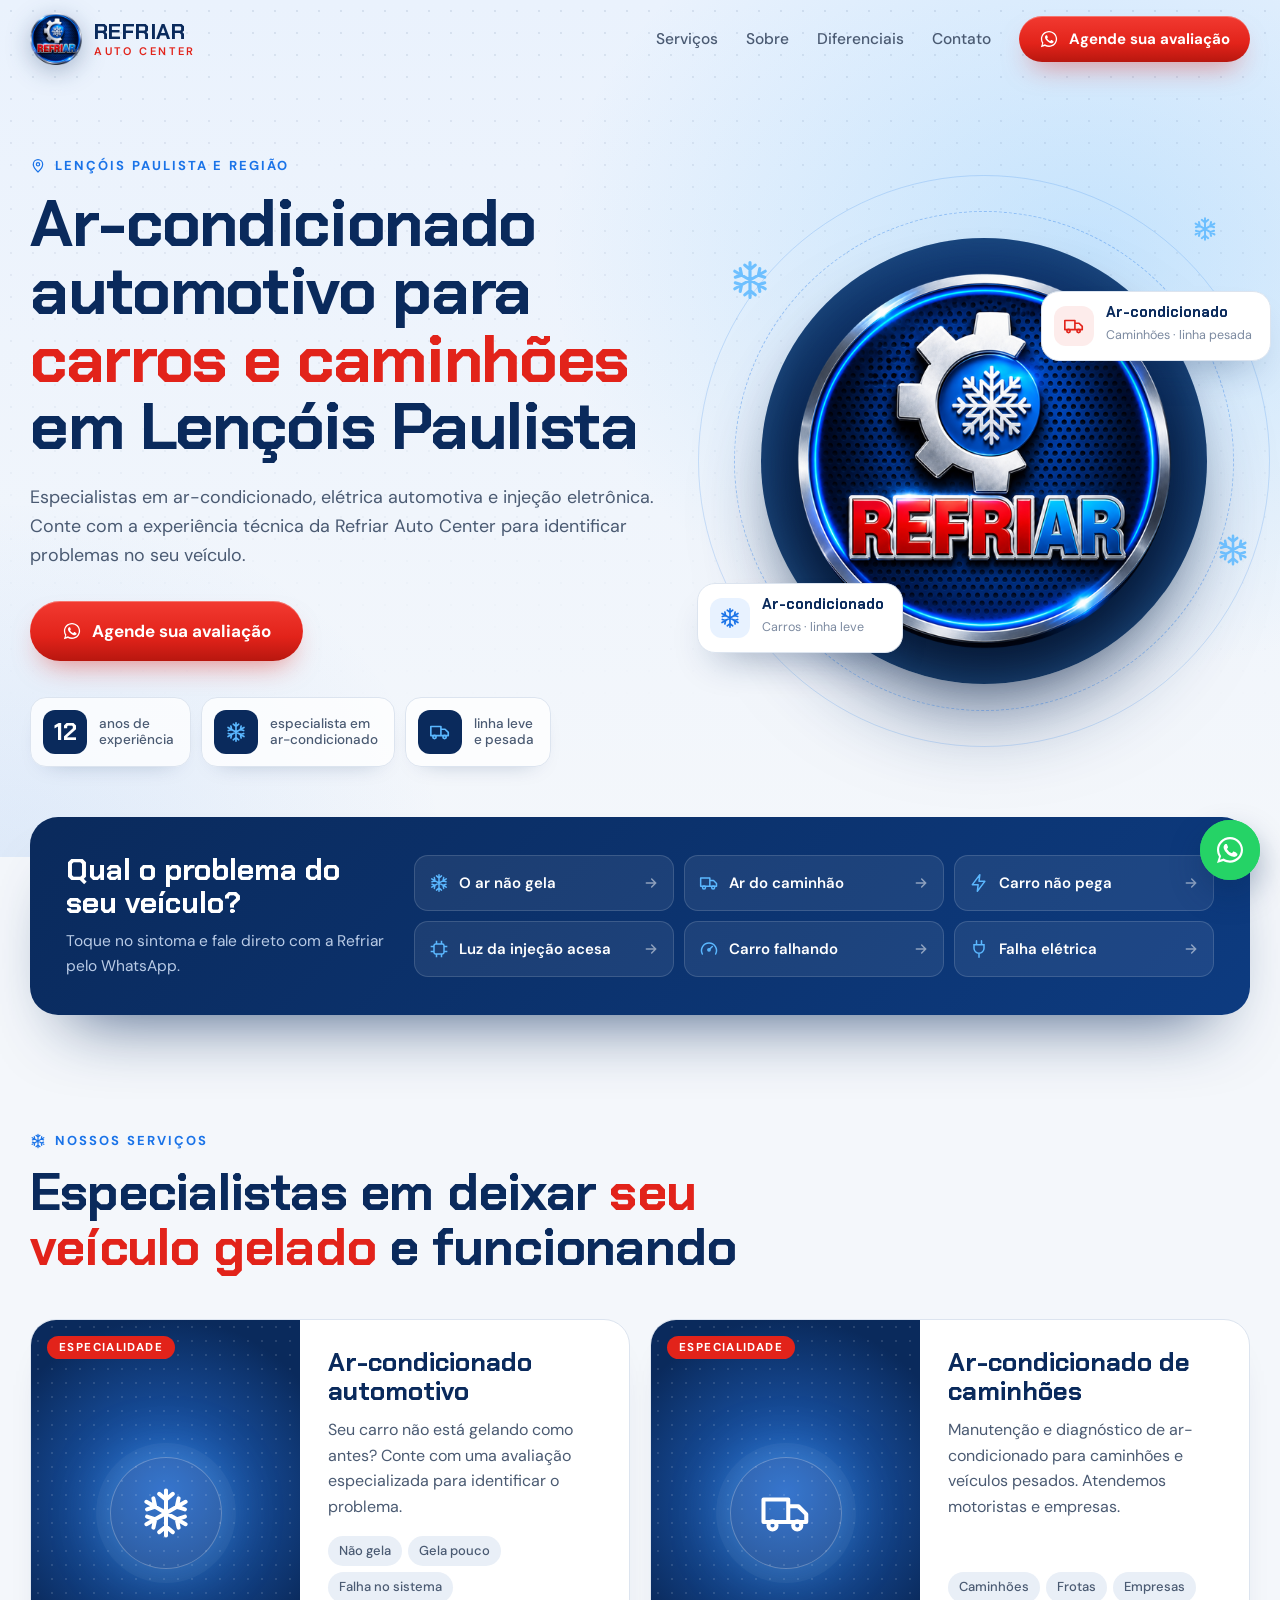
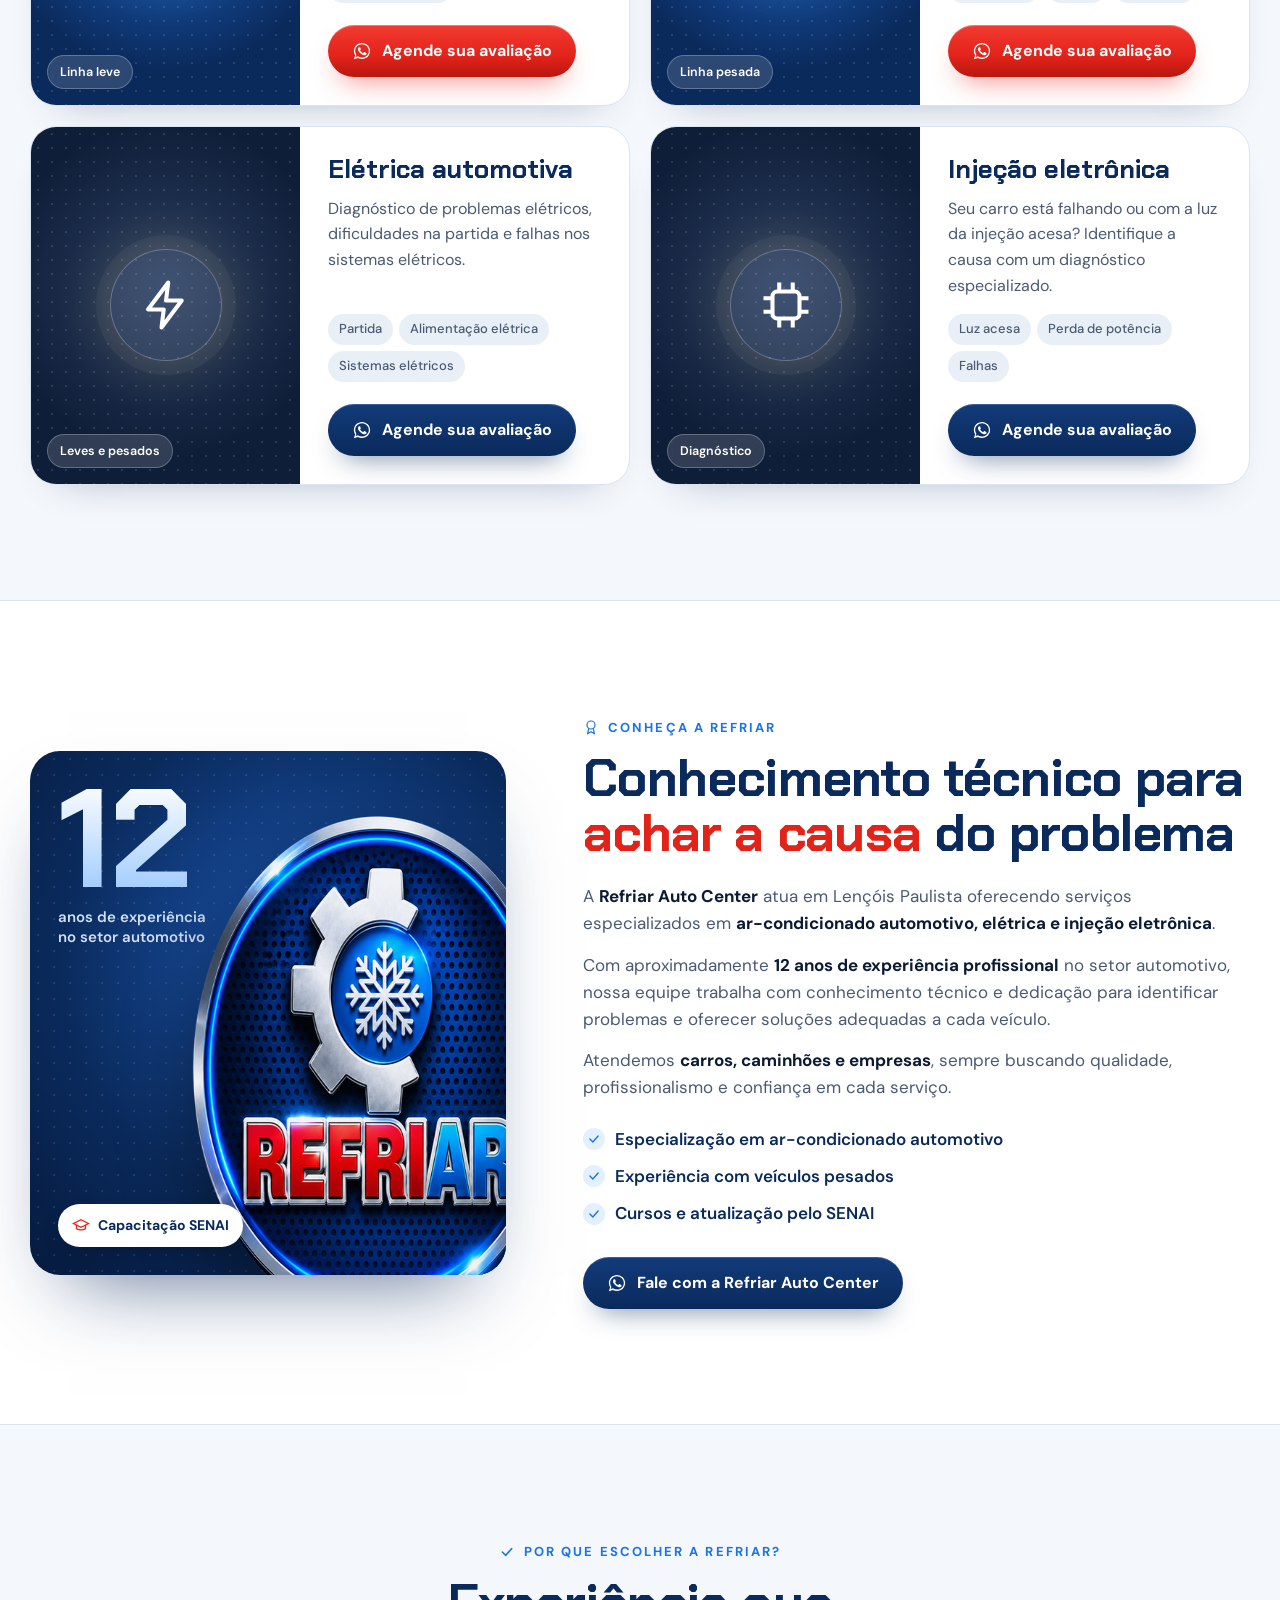
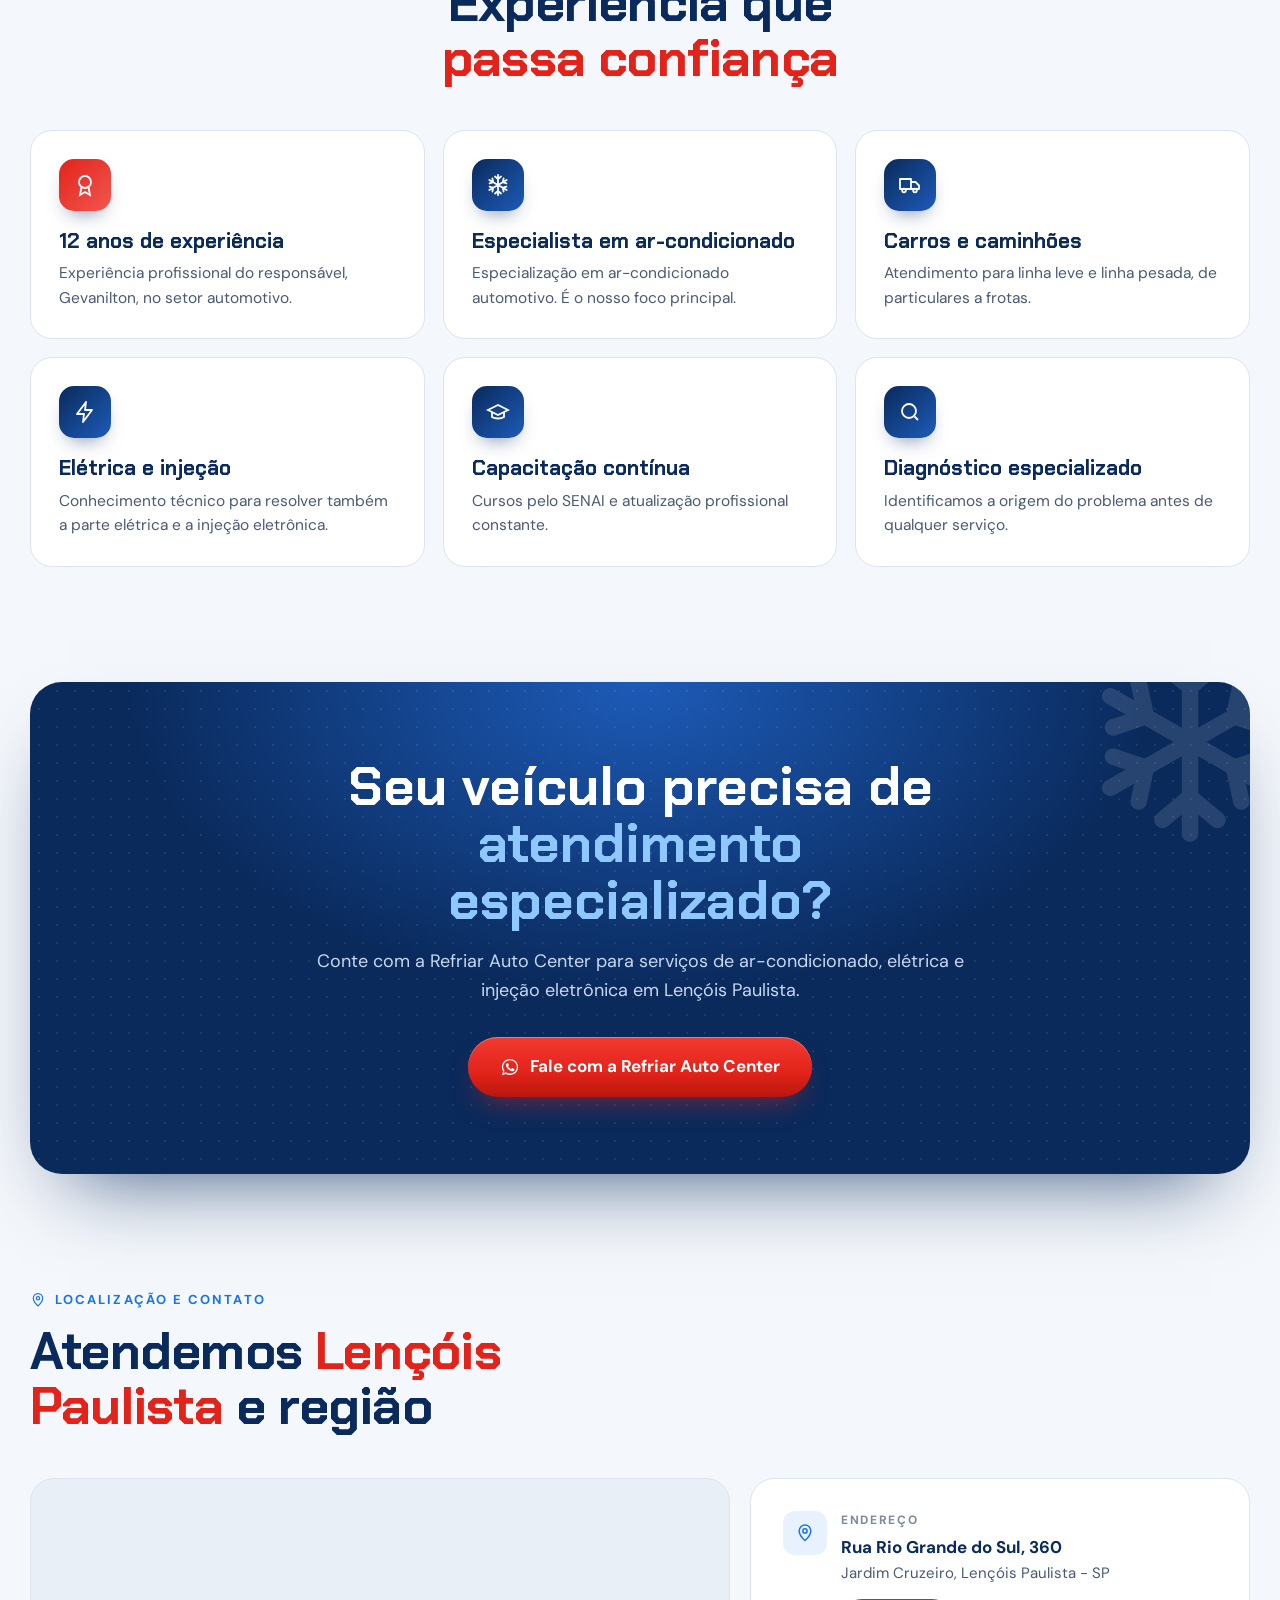
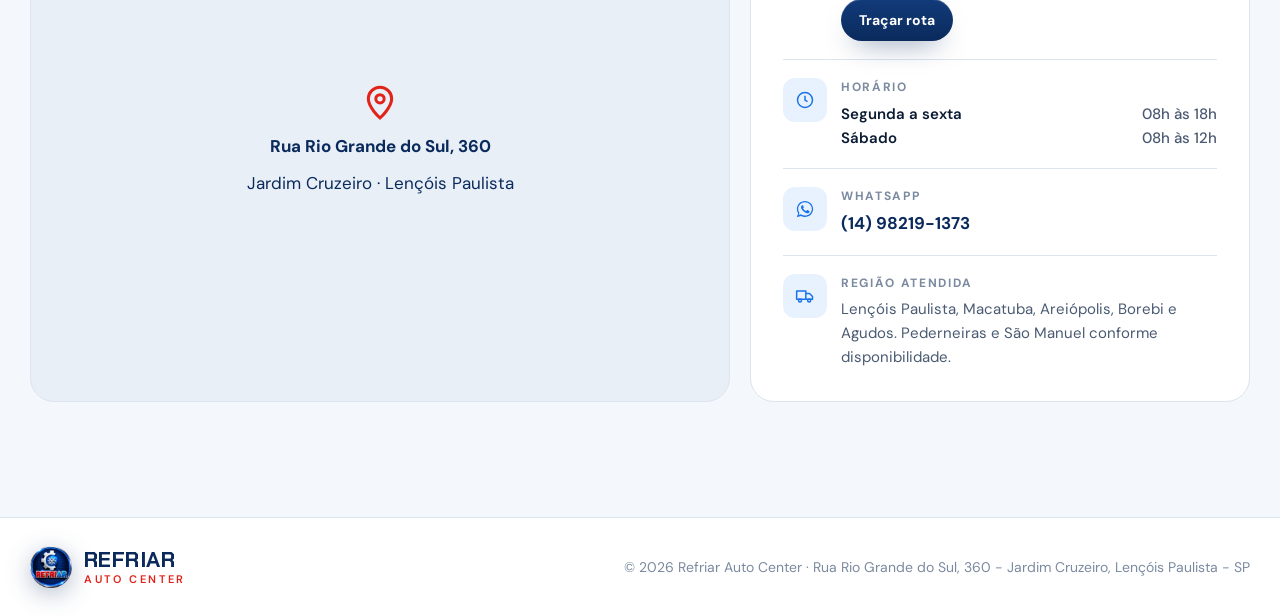
<file: refriar-auto-center/index.html>
<!doctype html>
<html lang="pt-BR">
<head>
<meta charset="utf-8">
<meta name="viewport" content="width=device-width,initial-scale=1,viewport-fit=cover">
<title>Ar-Condicionado Automotivo em Lençóis Paulista | Refriar Auto Center</title>
<meta name="description" content="Refriar Auto Center em Lençóis Paulista/SP. Serviços especializados em ar-condicionado automotivo para carros e caminhões, elétrica e injeção eletrônica.">
<meta name="keywords" content="ar-condicionado automotivo em Lençóis Paulista, manutenção de ar-condicionado automotivo, conserto de ar-condicionado de carro, ar-condicionado de caminhão, manutenção de ar-condicionado de caminhões, autoelétrica em Lençóis Paulista, elétrica automotiva, injeção eletrônica em Lençóis Paulista, diagnóstico automotivo, Refriar Auto Center">
<meta name="theme-color" content="#0A2A5C">
<meta property="og:type" content="website">
<meta property="og:title" content="Ar-Condicionado Automotivo em Lençóis Paulista | Refriar Auto Center">
<meta property="og:description" content="Ar-condicionado para carros e caminhões, elétrica e injeção eletrônica em Lençóis Paulista - SP.">
<meta property="og:image" content="img/og.jpg">
<meta property="og:locale" content="pt_BR">
<link rel="icon" href="img/favicon.png" type="image/png">
<link rel="preconnect" href="https://fonts.googleapis.com">
<link rel="preconnect" href="https://fonts.gstatic.com" crossorigin>
<link rel="stylesheet" href="https://fonts.googleapis.com/css2?family=Chakra+Petch:wght@500;600;700&family=DM+Sans:opsz,wght@9..40,400;9..40,500;9..40,700&display=swap">
<script>
/* RASTREAMENTO — preencha os IDs. Recomendado: só GTM, com GA4 / Google Ads / Meta configurados lá no evento "whatsapp_click". */
window.TRACK={gtmId:"",ga4Id:"",adsId:"",adsLabel:"",metaPixelId:""};
window.dataLayer=window.dataLayer||[];function gtag(){dataLayer.push(arguments);}
(function(T){
if(T.gtmId){dataLayer.push({"gtm.start":Date.now(),event:"gtm.js"});var s=document.createElement("script");s.async=1;s.src="https://www.googletagmanager.com/gtm.js?id="+T.gtmId;document.head.appendChild(s);}
var gid=T.ga4Id||T.adsId;if(gid){var g=document.createElement("script");g.async=1;g.src="https://www.googletagmanager.com/gtag/js?id="+gid;document.head.appendChild(g);gtag("js",new Date());if(T.ga4Id)gtag("config",T.ga4Id);if(T.adsId)gtag("config",T.adsId);}
if(T.metaPixelId){!function(f,b,e,v,n,t,s){if(f.fbq)return;n=f.fbq=function(){n.callMethod?n.callMethod.apply(n,arguments):n.queue.push(arguments)};if(!f._fbq)f._fbq=n;n.push=n;n.loaded=!0;n.version="2.0";n.queue=[];t=b.createElement(e);t.async=!0;t.src=v;s=b.getElementsByTagName(e)[0];s.parentNode.insertBefore(t,s)}(window,document,"script","https://connect.facebook.net/en_US/fbevents.js");fbq("init",T.metaPixelId);fbq("track","PageView");}
})(window.TRACK);
(function(){try{var q=new URLSearchParams(location.search),k=["utm_source","utm_medium","utm_campaign","utm_term","utm_content","gclid","fbclid","gbraid","wbraid"],o={},h=0;
k.forEach(function(x){var v=q.get(x);if(v){o[x]=v;h=1;}});if(h){o.ts=Date.now();localStorage.setItem("rf_attr",JSON.stringify(o));}
var a=JSON.parse(localStorage.getItem("rf_attr")||"null");if(a&&Date.now()-a.ts>7776e6){localStorage.removeItem("rf_attr");a=null;}
window.ATTR=a||{};dataLayer.push(Object.assign({event:"attribution"},window.ATTR));}catch(e){window.ATTR={};}})();
document.documentElement.classList.add("js");
</script>
<script type="application/ld+json">{"@context":"https://schema.org","@type":"AutoRepair","name":"Refriar Auto Center","telephone":"+55 14 98219-1373","image":"img/og.jpg","address":{"@type":"PostalAddress","streetAddress":"Rua Rio Grande do Sul, 360 - Jardim Cruzeiro","addressLocality":"Lençóis Paulista","addressRegion":"SP","addressCountry":"BR"},"areaServed":["Lençóis Paulista","Macatuba","Areiópolis","Borebi","Agudos","Pederneiras","São Manuel"],"openingHoursSpecification":[{"@type":"OpeningHoursSpecification","dayOfWeek":["Monday","Tuesday","Wednesday","Thursday","Friday"],"opens":"08:00","closes":"18:00"},{"@type":"OpeningHoursSpecification","dayOfWeek":"Saturday","opens":"08:00","closes":"12:00"}]}</script>
<style>:root{
--bg:#F4F7FB;--bg-2:#FFFFFF;--bg-3:#E9EFF7;--line:#DCE4EF;--line-2:#C9D5E4;
--ink:#0B1B33;--ink-2:#4A5A72;--ink-3:#7C8AA0;
--navy:#0A2A5C;--navy-2:#061A3D;--blue:#1A73E8;--ice:#5BB8FF;--red:#E2231A;--red-2:#B8170F;
--f-d:"Chakra Petch",ui-sans-serif,system-ui,sans-serif;--f-t:"DM Sans",ui-sans-serif,system-ui,-apple-system,"Segoe UI",Roboto,sans-serif;
--wrap:1220px;--g:max(20px,env(safe-area-inset-left,0px));--sec:clamp(80px,9vw,128px);--ease:cubic-bezier(.2,.7,.2,1);--hdr:78px;color-scheme:light}
*{box-sizing:border-box}
html{scroll-behavior:smooth;scroll-padding-top:calc(var(--hdr) + 10px)}
body{margin:0;background:var(--bg);color:var(--ink);font:400 17px/1.6 var(--f-t);-webkit-font-smoothing:antialiased;overflow-x:hidden}
img{max-width:100%;display:block}a{color:inherit}
:focus-visible{outline:2px solid var(--blue);outline-offset:3px}
.wrap{max-width:calc(var(--wrap) + 40px);margin:0 auto;padding-inline:var(--g)}
.skip{position:absolute;left:12px;top:-60px;z-index:100;background:var(--navy);color:#fff;padding:10px 16px}.skip:focus{top:12px}
.eyebrow{display:inline-flex;align-items:center;gap:9px;margin:0 0 16px;font:700 13px/1 var(--f-t);letter-spacing:.16em;text-transform:uppercase;color:var(--blue)}
.eyebrow svg{width:16px;height:16px}
.h2{margin:0;font:700 clamp(32px,4.2vw,52px)/1.06 var(--f-d);letter-spacing:-.015em;color:var(--navy);text-wrap:balance}
.h2 em,h1 em{font-style:normal;color:var(--red)}
.lead{margin:0;font-size:clamp(17px,1.4vw,19px);color:var(--ink-2);max-width:56ch}
.head{max-width:760px;margin-bottom:44px}.head--c{margin-inline:auto;text-align:center}
/* buttons */
.btn{display:inline-flex;align-items:center;justify-content:center;gap:10px;min-height:52px;padding:0 24px;border-radius:999px;text-decoration:none;white-space:nowrap;font:700 16px/1 var(--f-t);color:#fff;transition:transform .22s var(--ease),box-shadow .22s,background .22s}
.btn svg{width:20px;height:20px;flex:none}
.btn:hover{transform:translateY(-2px)}.btn:active{transform:scale(.98)}
.btn--red{background:linear-gradient(180deg,#F23A31,var(--red) 60%,var(--red-2));box-shadow:inset 0 1px 0 rgba(255,255,255,.3),0 14px 28px -12px rgba(226,35,26,.55)}
.btn--red:hover{box-shadow:inset 0 1px 0 rgba(255,255,255,.3),0 20px 36px -12px rgba(226,35,26,.65)}
.btn--navy{background:linear-gradient(180deg,#123B7A,var(--navy));box-shadow:inset 0 1px 0 rgba(255,255,255,.18),0 14px 28px -14px rgba(10,42,92,.6)}
.btn--lg{min-height:60px;padding:0 32px;font-size:17px}
.btn--sm{min-height:42px;padding:0 18px;font-size:14px;margin-top:12px}
/* header */
.top{position:fixed;inset:0 0 auto;z-index:50;transition:background .3s,box-shadow .3s}
.top.solid{background:rgba(255,255,255,.9);backdrop-filter:blur(14px);-webkit-backdrop-filter:blur(14px);box-shadow:0 1px 0 var(--line),0 10px 30px -20px rgba(10,42,92,.3)}
.top .wrap{height:var(--hdr);display:flex;align-items:center;gap:28px}
.brand{display:inline-flex;align-items:center;gap:12px;text-decoration:none}
.brand img{width:52px;height:52px;filter:drop-shadow(0 6px 12px rgba(10,42,92,.3))}
.brand span{font:700 22px/1 var(--f-d);color:var(--navy);letter-spacing:.02em;text-transform:uppercase}
.brand small{display:block;margin-top:3px;font:600 11px/1 var(--f-t);letter-spacing:.24em;color:var(--red)}
.nav{display:flex;gap:28px;margin-left:auto}
.nav a{font-weight:500;font-size:15.5px;text-decoration:none;color:var(--ink-2);padding:8px 0;transition:color .2s}
.nav a:hover{color:var(--navy)}
.top__cta{min-height:46px;padding:0 20px;font-size:15px}
/* hero */
.hero{position:relative;overflow:hidden;padding-top:var(--hdr);background:radial-gradient(60% 70% at 85% 30%,rgba(91,184,255,.28),transparent 70%),radial-gradient(50% 60% at 0% 100%,rgba(26,115,232,.1),transparent 70%),linear-gradient(180deg,#EAF2FD,var(--bg))}
.hero::after{content:"";position:absolute;inset:0;pointer-events:none;background-image:radial-gradient(rgba(10,42,92,.09) 1px,transparent 1.2px);background-size:22px 22px;mask-image:linear-gradient(180deg,#000,transparent 85%);-webkit-mask-image:linear-gradient(180deg,#000,transparent 85%)}
.hero__grid{position:relative;z-index:1;display:grid;grid-template-columns:minmax(0,1.08fr) minmax(0,.92fr);gap:clamp(32px,5vw,72px);align-items:center;padding-block:clamp(40px,6vw,88px) clamp(56px,7vw,100px)}
.hero h1{margin:0;font:700 clamp(40px,5.2vw,68px)/1.02 var(--f-d);letter-spacing:-.02em;color:var(--navy);text-wrap:balance}
.hero .lead{margin-top:22px}
.hero__cta{margin-top:32px;display:flex;flex-wrap:wrap;gap:12px}
.hero__facts{list-style:none;margin:36px 0 0;padding:0;display:flex;gap:10px;flex-wrap:wrap}
.hero__facts li{display:flex;align-items:center;gap:12px;padding:12px 16px 12px 12px;border-radius:16px;background:rgba(255,255,255,.75);border:1px solid var(--line);box-shadow:0 10px 24px -18px rgba(10,42,92,.4)}
.hero__facts b{display:grid;place-items:center;min-width:44px;height:44px;padding:0 6px;border-radius:12px;background:var(--navy);color:#fff;font:700 24px/1 var(--f-d)}
.hero__facts b svg{width:22px;height:22px;color:var(--ice)}
.hero__facts span{font-size:13.5px;line-height:1.25;color:var(--ink-2);font-weight:500}
[data-in]{animation:up .8s var(--ease) both}[data-in="2"]{animation-delay:.08s}[data-in="3"]{animation-delay:.16s}[data-in="4"]{animation-delay:.24s}[data-in="5"]{animation-delay:.32s}
@keyframes up{from{opacity:0;transform:translateY(18px)}to{opacity:1;transform:none}}
.hero__vis{position:relative;aspect-ratio:1;max-width:540px;width:100%;justify-self:center}
.orb{position:absolute;inset:8%;border-radius:50%;background:radial-gradient(circle at 50% 40%,#1D5BB8,var(--navy) 55%,var(--navy-2));box-shadow:0 50px 90px -30px rgba(10,42,92,.65),inset 0 0 60px rgba(91,184,255,.35);display:grid;place-items:center}
.orb img{width:84%;height:84%;animation:float 6s ease-in-out infinite;filter:drop-shadow(0 20px 30px rgba(0,0,0,.45))}
@keyframes float{50%{transform:translateY(-10px)}}
.orb__ring{position:absolute;inset:-6%;border-radius:50%;border:1.5px dashed rgba(26,115,232,.35);animation:spin 40s linear infinite}
.orb__ring--2{inset:-14%;border:1px solid rgba(26,115,232,.18);animation-duration:70s;animation-direction:reverse}
@keyframes spin{to{transform:rotate(360deg)}}
.flake{position:absolute;color:var(--ice);opacity:.85;animation:drift 8s ease-in-out infinite}
.flake svg{width:100%;height:100%}
.f1{width:42px;height:42px;left:2%;top:12%}.f2{width:26px;height:26px;right:6%;top:4%;animation-delay:-3s}.f3{width:34px;height:34px;right:0;bottom:30%;animation-delay:-5s}
@keyframes drift{50%{transform:translateY(-14px) rotate(30deg)}}
.tag{position:absolute;display:flex;align-items:center;gap:12px;padding:12px 18px 12px 12px;border-radius:18px;background:#fff;border:1px solid var(--line);box-shadow:0 20px 40px -20px rgba(10,42,92,.45);animation:float 7s ease-in-out infinite}
.tag>svg{width:40px;height:40px;padding:9px;border-radius:12px;background:#E8F2FF;color:var(--blue)}
.tag b{display:block;font:700 15px/1.1 var(--f-d);color:var(--navy)}
.tag span{font-size:12.5px;color:var(--ink-3)}
.t1{left:-4%;bottom:14%}.t2{right:-4%;top:18%;animation-delay:-3.5s}
.t2>svg{background:#FDECEB;color:var(--red)}
/* symptoms */
.symptoms{position:relative;z-index:2;margin-top:-40px}
.symptoms__box{padding:clamp(24px,3vw,36px);border-radius:28px;background:linear-gradient(135deg,var(--navy),#0D3B80);color:#fff;box-shadow:0 40px 70px -40px rgba(10,42,92,.8);display:grid;grid-template-columns:minmax(0,.8fr) minmax(0,2fr);gap:28px;align-items:center}
.symptoms__head h2{margin:0;font:700 clamp(24px,2.4vw,30px)/1.1 var(--f-d)}
.symptoms__head p{margin:10px 0 0;color:#B9CBE6;font-size:15.5px}
.symptoms__grid{display:grid;grid-template-columns:repeat(3,minmax(0,1fr));gap:10px}
.sym{display:flex;align-items:center;gap:10px;min-height:56px;padding:0 14px;border-radius:14px;background:rgba(255,255,255,.07);border:1px solid rgba(255,255,255,.14);text-decoration:none;font-weight:600;font-size:15px;transition:background .2s,border-color .2s,transform .2s var(--ease)}
.sym>svg:first-child{width:20px;height:20px;color:var(--ice);flex:none}
.sym span{flex:1}
.sym__go{width:16px;height:16px;opacity:.5;transition:transform .2s,opacity .2s}
.sym:hover{background:var(--red);border-color:var(--red);transform:translateY(-2px)}
.sym:hover svg{color:#fff;opacity:1}.sym:hover .sym__go{transform:translateX(3px)}
/* services */
.services{padding-block:var(--sec)}
.svc-grid{display:grid;grid-template-columns:repeat(2,minmax(0,1fr));gap:20px}
.svc{display:grid;grid-template-columns:minmax(0,.9fr) minmax(0,1.1fr);border-radius:26px;overflow:hidden;background:var(--bg-2);border:1px solid var(--line);box-shadow:0 20px 40px -32px rgba(10,42,92,.45);transition:transform .3s var(--ease),box-shadow .3s,border-color .3s}
.svc:hover{transform:translateY(-4px);border-color:#B8D3F5;box-shadow:0 30px 60px -34px rgba(10,42,92,.55)}
.svc__art{position:relative;display:grid;place-items:center;min-height:220px;background:radial-gradient(circle at 50% 45%,#2167C9,var(--navy) 70%);overflow:hidden}
.svc__art::before{content:"";position:absolute;inset:0;background-image:radial-gradient(rgba(255,255,255,.12) 1px,transparent 1.3px);background-size:14px 14px}
.svc__ico{position:relative;display:grid;place-items:center;width:112px;height:112px;border-radius:50%;background:rgba(255,255,255,.1);border:1px solid rgba(255,255,255,.25);box-shadow:0 0 0 14px rgba(255,255,255,.04),0 0 60px rgba(91,184,255,.45)}
.svc__ico svg{width:54px;height:54px;color:#fff}
.svc:hover .svc__ico svg{animation:spin 6s linear infinite}
.svc__tag{position:absolute;left:16px;bottom:16px;padding:6px 12px;border-radius:999px;background:rgba(255,255,255,.14);border:1px solid rgba(255,255,255,.25);color:#fff;font-size:12.5px;font-weight:600;backdrop-filter:blur(6px)}
.svc__pri{position:absolute;left:16px;top:16px;padding:6px 12px;border-radius:999px;background:var(--red);color:#fff;font:700 11.5px/1 var(--f-t);letter-spacing:.12em;text-transform:uppercase}
.svc__body{display:flex;flex-direction:column;padding:28px 28px 28px}
.svc h3{margin:0;font:700 26px/1.1 var(--f-d);color:var(--navy)}
.svc p{margin:12px 0 16px;color:var(--ink-2);font-size:16px;flex:1}
.svc ul{list-style:none;margin:0 0 22px;padding:0;display:flex;flex-wrap:wrap;gap:6px}
.svc li{padding:5px 11px;border-radius:999px;background:var(--bg-3);font-size:13px;font-weight:500;color:var(--ink-2)}
.svc .btn{align-self:flex-start}
.svc--pri{grid-column:span 1}
.svc:not(.svc--pri) .svc__art{background:radial-gradient(circle at 50% 45%,#2A3F63,#0F1E38 70%)}
.svc:not(.svc--pri) .svc__ico{box-shadow:0 0 0 14px rgba(255,255,255,.04),0 0 60px rgba(255,200,80,.25)}
/* about */
.about{padding-block:var(--sec);background:var(--bg-2);border-block:1px solid var(--line)}
.about__grid{display:grid;grid-template-columns:minmax(0,5fr) minmax(0,7fr);gap:clamp(40px,6vw,96px);align-items:center}
.about__vis{position:relative;aspect-ratio:4/4.4;border-radius:30px;background:radial-gradient(circle at 60% 40%,#1D5BB8,var(--navy) 60%,var(--navy-2));overflow:hidden;box-shadow:0 40px 80px -40px rgba(10,42,92,.7)}
.about__vis::before{content:"";position:absolute;inset:0;background-image:radial-gradient(rgba(255,255,255,.1) 1px,transparent 1.3px);background-size:16px 16px}
.about__logo{position:absolute;right:-12%;bottom:-10%;width:78%;opacity:.95}
.about__logo img{width:100%;filter:drop-shadow(0 30px 40px rgba(0,0,0,.5))}
.exp{position:absolute;left:28px;top:28px;color:#fff}
.exp b{display:block;font:700 clamp(96px,11vw,150px)/.85 var(--f-d);background:linear-gradient(180deg,#fff,#9CC9FF);-webkit-background-clip:text;background-clip:text;color:transparent}
.exp span{display:block;margin-top:10px;font-weight:600;font-size:15px;line-height:1.3;color:#CFE0F7}
.about__chip{position:absolute;left:28px;bottom:28px;display:inline-flex;align-items:center;gap:8px;padding:10px 14px;border-radius:999px;background:#fff;color:var(--navy);font-weight:700;font-size:14px;box-shadow:0 10px 24px -10px rgba(0,0,0,.4)}
.about__chip svg{width:18px;height:18px;color:var(--red)}
.about__text{margin-top:22px;display:grid;gap:14px;color:var(--ink-2)}
.about__text p{margin:0}.about__text strong{color:var(--ink)}
.checks{list-style:none;margin:24px 0 30px;padding:0;display:grid;gap:10px}
.checks li{display:flex;align-items:center;gap:10px;font-weight:600;color:var(--navy)}
.checks svg{width:22px;height:22px;padding:4px;border-radius:50%;background:#E3F0FF;color:var(--blue);flex:none}
/* diffs */
.diffs{padding-block:var(--sec)}
.dif-grid{display:grid;grid-template-columns:repeat(3,minmax(0,1fr));gap:18px}
.dif{padding:28px;border-radius:22px;background:var(--bg-2);border:1px solid var(--line);transition:transform .3s var(--ease),border-color .3s,box-shadow .3s}
.dif:hover{transform:translateY(-3px);border-color:#B8D3F5;box-shadow:0 24px 44px -30px rgba(10,42,92,.5)}
.dif i{display:grid;place-items:center;width:52px;height:52px;border-radius:15px;background:linear-gradient(135deg,var(--navy),#1D5BB8);color:#fff;margin-bottom:18px;box-shadow:0 10px 20px -10px rgba(10,42,92,.6)}
.dif i svg{width:24px;height:24px}
.dif:first-child i{background:linear-gradient(135deg,var(--red),#F2574F)}
.dif h3{margin:0 0 8px;font:700 21px/1.15 var(--f-d);color:var(--navy)}
.dif p{margin:0;color:var(--ink-2);font-size:15.5px}
/* final */
.final{padding-bottom:var(--sec)}
.final__box{position:relative;overflow:hidden;text-align:center;padding:clamp(48px,6vw,88px) clamp(24px,5vw,72px);border-radius:32px;background:radial-gradient(60% 90% at 50% 0%,#1D5BB8,var(--navy) 70%);color:#fff;box-shadow:0 40px 80px -40px rgba(10,42,92,.8)}
.final__box::before{content:"";position:absolute;inset:0;background-image:radial-gradient(rgba(255,255,255,.08) 1px,transparent 1.3px);background-size:18px 18px}
.final__box>*{position:relative}
.final h2{margin:0 auto;max-width:18ch;font:700 clamp(32px,4.4vw,54px)/1.05 var(--f-d)}
.final h2 em{font-style:normal;color:#8FC7FF}
.final p{margin:18px auto 32px;max-width:56ch;color:#C8D8F0;font-size:18px}
.f4{position:absolute;width:220px;height:220px;right:-50px;top:-50px;opacity:.12;color:#fff}
/* location */
.loc{padding-bottom:var(--sec)}
.loc__grid{display:grid;grid-template-columns:minmax(0,7fr) minmax(0,5fr);gap:20px}
.map{position:relative;min-height:420px;border-radius:24px;overflow:hidden;background:var(--bg-3);border:1px solid var(--line)}
.map iframe{position:absolute;inset:0;width:100%;height:100%;border:0;z-index:2}
.map__fb{position:absolute;inset:0;display:grid;place-content:center;justify-items:center;gap:10px;color:var(--navy)}
.map__fb svg{width:40px;height:40px;color:var(--red)}
.info{padding:clamp(24px,3vw,32px);border-radius:24px;background:var(--bg-2);border:1px solid var(--line)}
.info ul{list-style:none;margin:0;padding:0}
.info li{display:grid;grid-template-columns:44px minmax(0,1fr);gap:14px;padding:18px 0;border-bottom:1px solid var(--line)}
.info li:first-child{padding-top:0}.info li:last-child{border:0;padding-bottom:0}
.info li>i{display:grid;place-items:center;width:44px;height:44px;border-radius:12px;background:#E8F2FF;color:var(--blue)}
.info li>i svg{width:20px;height:20px}
.info small{display:block;margin-bottom:4px;font-weight:700;font-size:12px;letter-spacing:.14em;text-transform:uppercase;color:var(--ink-3)}
.info b{color:var(--navy);display:block}.info a{text-decoration:none}
.info li span{display:block;color:var(--ink-2);font-size:15px}
.info .btn--sm{margin-top:14px}
.info .hours span{display:flex;color:var(--ink);justify-content:space-between;gap:12px;font-weight:600;color:var(--ink)}
.hours em{font-style:normal;color:var(--ink-2);font-weight:500}
/* footer */
.foot{border-top:1px solid var(--line);background:var(--bg-2);padding-block:28px;color:var(--ink-3);font-size:14px}
.foot .wrap{display:flex;justify-content:space-between;align-items:center;gap:16px;flex-wrap:wrap}
.foot .brand img{width:42px;height:42px}
.wa-float{position:fixed;right:calc(20px + env(safe-area-inset-right,0px));bottom:calc(20px + env(safe-area-inset-bottom,0px));z-index:60;width:60px;height:60px;border-radius:50%;background:#25D366;display:grid;place-items:center;box-shadow:0 14px 30px rgba(10,42,92,.35);transition:transform .25s var(--ease)}
.wa-float::before{content:"";position:absolute;inset:0;border-radius:50%;border:2px solid #25D366;animation:ping 2.2s ease-out infinite}
@keyframes ping{from{transform:scale(1);opacity:.8}to{transform:scale(1.5);opacity:0}}
.wa-float:hover{transform:translateY(-3px)}
.wa-float svg{width:32px;height:32px}
.js .rv{opacity:0;transform:translateY(24px);transition:opacity .8s var(--ease),transform .8s var(--ease)}
.js .rv.in{opacity:1;transform:none}
@media (max-width:1100px){.nav{display:none}.top__cta{margin-left:auto}.svc{grid-template-columns:1fr}.svc__art{min-height:200px}.symptoms__box{grid-template-columns:1fr}}
@media (max-width:900px){
.hero__grid,.about__grid,.loc__grid{grid-template-columns:minmax(0,1fr)}
.hero__vis{max-width:400px;order:-1;margin-bottom:-20px}
.dif-grid{grid-template-columns:repeat(2,minmax(0,1fr))}
.svc-grid{grid-template-columns:minmax(0,1fr)}
.about__vis{max-width:480px;width:100%;margin:0 auto}
}
@media (max-width:640px){
:root{--hdr:68px}
body{font-size:16px}
.brand img{width:44px;height:44px}.brand span{font-size:19px}
.top__cta span{display:none}.top__cta{width:46px;padding:0}
.hero__grid{padding-block:12px 64px;text-align:center}
.hero__vis{max-width:290px}
.tag{padding:8px 12px 8px 8px;gap:8px}.tag>svg{width:32px;height:32px;padding:7px}.tag b{font-size:13px}.tag span{font-size:11px}
.t1{left:-14%;bottom:4%}.t2{right:-14%;top:6%}
.hero h1{font-size:clamp(32px,8.6vw,40px)}
.hero .lead{margin:16px auto 0;font-size:16px}
.eyebrow{justify-content:center}
.hero__cta .btn{width:100%}
.hero__facts{justify-content:center;gap:8px;margin-top:24px;flex-wrap:nowrap}
.hero__facts li{flex:1;flex-direction:column;text-align:center;gap:8px;padding:12px 6px}
.hero__facts span{font-size:12px}
.symptoms__head{text-align:center}
.symptoms__grid{grid-template-columns:repeat(2,minmax(0,1fr));gap:8px}
.sym{min-height:52px;font-size:14px;padding:0 12px;gap:8px}.sym__go{display:none}
.head,.diffs .head,.loc .head{text-align:center}
.svc__body{padding:22px}.svc .btn{align-self:stretch}
.about__grid>div:last-child{text-align:center}.checks{justify-items:center}
.about .btn{width:100%}
.dif-grid{grid-template-columns:1fr;gap:12px}
.dif{display:grid;grid-template-columns:52px 1fr;column-gap:16px;padding:20px}.dif i{grid-row:span 2;margin:0}
.final .btn{width:100%;white-space:normal}
.map{min-height:300px}
.foot .wrap{flex-direction:column;text-align:center}
.wa-float{width:56px;height:56px}
}
@media (prefers-reduced-motion:reduce){*,*::before,*::after{animation:none!important;transition:none!important}.js .rv{opacity:1;transform:none}}
</style>
</head>
<body>
<a class="skip" href="#conteudo">Pular para o conteúdo</a>
<svg width="0" height="0" style="position:absolute" aria-hidden="true"><defs>
<path id="wa" d="M16 3C8.8 3 3 8.7 3 15.8c0 2.5.7 4.9 2 7L3 29l6.4-2c2 1.1 4.3 1.7 6.6 1.7 7.2 0 13-5.7 13-12.8S23.2 3 16 3Zm0 23.4c-2.1 0-4.1-.6-5.9-1.6l-.4-.3-3.8 1.2 1.2-3.7-.3-.4a10.4 10.4 0 0 1-1.7-5.8C5.1 10 10 5.2 16 5.2S26.9 10 26.9 15.8 22 26.4 16 26.4Zm6-7.8c-.3-.2-1.9-1-2.2-1-.3-.1-.5-.2-.7.2l-1 1.2c-.2.2-.4.2-.7.1a8.8 8.8 0 0 1-4.4-3.8c-.3-.6.3-.5 1-1.8.1-.2 0-.4 0-.6l-1-2.4c-.3-.6-.5-.5-.7-.5h-.6c-.2 0-.6.1-.9.4-.3.3-1.2 1.2-1.2 2.9s1.2 3.3 1.4 3.6c.2.2 2.4 3.7 5.9 5.1 2.2.9 3 1 4.1.8.7-.1 1.9-.8 2.2-1.5.3-.8.3-1.4.2-1.5l-.6-.3Z"/>
<symbol id="i-snow" viewBox="0 0 24 24" fill="none" stroke="currentColor" stroke-width="1.8" stroke-linecap="round"><path d="M12 2v20M3.3 7l17.4 10M3.3 17 20.7 7M9 3.5 12 6l3-2.5M9 20.5 12 18l3 2.5M3.6 10.4l3.6-1.2-.8-3.7M20.4 13.6l-3.6 1.2.8 3.7M3.6 13.6l3.6 1.2-.8 3.7M20.4 10.4l-3.6-1.2.8-3.7"/></symbol>
<symbol id="i-truck" viewBox="0 0 24 24" fill="none" stroke="currentColor" stroke-width="1.8" stroke-linejoin="round"><path d="M2 6h11v10H2zM13 9h4.5L21 12.5V16h-8z"/><circle cx="6" cy="17.5" r="1.8"/><circle cx="17" cy="17.5" r="1.8"/></symbol>
<symbol id="i-zap" viewBox="0 0 24 24" fill="none" stroke="currentColor" stroke-width="1.8" stroke-linejoin="round"><path d="M13 2 4 14h7l-1 8 9-12h-7z"/></symbol>
<symbol id="i-chip" viewBox="0 0 24 24" fill="none" stroke="currentColor" stroke-width="1.8"><rect x="6" y="6" width="12" height="12" rx="2"/><path d="M9 2v4M15 2v4M9 18v4M15 18v4M2 9h4M2 15h4M18 9h4M18 15h4"/></symbol>
<symbol id="i-gauge" viewBox="0 0 24 24" fill="none" stroke="currentColor" stroke-width="1.8" stroke-linecap="round"><path d="M4 18a9 9 0 1 1 16 0"/><path d="m12 13 4-4"/><circle cx="12" cy="13" r="1.4"/></symbol>
<symbol id="i-plug" viewBox="0 0 24 24" fill="none" stroke="currentColor" stroke-width="1.8" stroke-linecap="round"><path d="M9 2v5M15 2v5M6 7h12v4a6 6 0 0 1-12 0zM12 17v5"/></symbol>
<symbol id="i-arrow" viewBox="0 0 24 24" fill="none" stroke="currentColor" stroke-width="2.2" stroke-linecap="round"><path d="M5 12h14M13 6l6 6-6 6"/></symbol>
<symbol id="i-award" viewBox="0 0 24 24" fill="none" stroke="currentColor" stroke-width="1.8"><circle cx="12" cy="9" r="6"/><path d="m8.5 14-1.5 8 5-3 5 3-1.5-8"/></symbol>
<symbol id="i-book" viewBox="0 0 24 24" fill="none" stroke="currentColor" stroke-width="1.8"><path d="M22 10 12 5 2 10l10 5z"/><path d="M6 12v5c3 2 9 2 12 0v-5"/></symbol>
<symbol id="i-search" viewBox="0 0 24 24" fill="none" stroke="currentColor" stroke-width="1.8"><circle cx="11" cy="11" r="7"/><path d="m20 20-3.5-3.5"/></symbol>
<symbol id="i-pin" viewBox="0 0 24 24" fill="none" stroke="currentColor" stroke-width="1.8"><path d="M12 21s-7-6.2-7-11.5a7 7 0 0 1 14 0C19 14.8 12 21 12 21Z"/><circle cx="12" cy="9.5" r="2.5"/></symbol>
<symbol id="i-clock" viewBox="0 0 24 24" fill="none" stroke="currentColor" stroke-width="1.8"><circle cx="12" cy="12" r="9"/><path d="M12 7v5l3 2"/></symbol>
<symbol id="i-check" viewBox="0 0 24 24" fill="none" stroke="currentColor" stroke-width="2.4" stroke-linecap="round"><path d="m5 12 5 5 9-10"/></symbol>
</defs></svg>

<header class="top" id="top"><div class="wrap">
<a class="brand" href="#inicio" aria-label="Refriar Auto Center, início"><img src="img/logo.png" alt="Refriar" width="512" height="512"><span>Refriar<small>Auto Center</small></span></a>
<nav class="nav" aria-label="Principal"><a href="#servicos">Serviços</a><a href="#sobre">Sobre</a><a href="#diferenciais">Diferenciais</a><a href="#contato">Contato</a></nav>
<a class="btn btn--red top__cta" href="https://wa.me/5514982191373?text=Ol%C3%A1%21%20Encontrei%20a%20Refriar%20pelo%20site%20e%20gostaria%20de%20solicitar%20uma%20avalia%C3%A7%C3%A3o%20para%20meu%20ve%C3%ADculo." target="_blank" rel="noopener" data-servico="Topo"><svg viewBox="0 0 32 32" fill="currentColor" aria-hidden="true"><use href="#wa"/></svg><span>Agende sua avaliação</span></a>
</div></header>

<main id="conteudo">
<section class="hero" id="inicio">
<div class="wrap hero__grid">
<div class="hero__txt">
<p class="eyebrow" data-in="1"><svg class="" aria-hidden="true"><use href="#i-pin"/></svg>Lençóis Paulista e região</p>
<h1 data-in="2">Ar-condicionado automotivo para <em>carros e caminhões</em> em Lençóis Paulista</h1>
<p class="lead" data-in="3">Especialistas em ar-condicionado, elétrica automotiva e injeção eletrônica. Conte com a experiência técnica da Refriar Auto Center para identificar problemas no seu veículo.</p>
<div class="hero__cta" data-in="4"><a class="btn btn--red btn--lg" href="https://wa.me/5514982191373?text=Ol%C3%A1%21%20Encontrei%20a%20Refriar%20pelo%20site%20e%20gostaria%20de%20solicitar%20uma%20avalia%C3%A7%C3%A3o%20para%20meu%20ve%C3%ADculo." target="_blank" rel="noopener" data-servico="Hero"><svg viewBox="0 0 32 32" fill="currentColor" aria-hidden="true"><use href="#wa"/></svg>Agende sua avaliação</a></div>
<ul class="hero__facts" data-in="5"><li><b>12</b><span>anos de<br>experiência</span></li><li><b><svg class="" aria-hidden="true"><use href="#i-snow"/></svg></b><span>especialista em<br>ar-condicionado</span></li><li><b><svg class="" aria-hidden="true"><use href="#i-truck"/></svg></b><span>linha leve<br>e pesada</span></li></ul>
</div>
<div class="hero__vis" data-in="3" aria-hidden="true">
<div class="orb"><div class="orb__ring"></div><div class="orb__ring orb__ring--2"></div><img src="img/logo.png" alt="" width="512" height="512"></div>
<div class="flake f1"><svg class="" aria-hidden="true"><use href="#i-snow"/></svg></div><div class="flake f2"><svg class="" aria-hidden="true"><use href="#i-snow"/></svg></div><div class="flake f3"><svg class="" aria-hidden="true"><use href="#i-snow"/></svg></div>
<div class="tag t1"><svg class="" aria-hidden="true"><use href="#i-snow"/></svg><div><b>Ar-condicionado</b><span>Carros · linha leve</span></div></div>
<div class="tag t2"><svg class="" aria-hidden="true"><use href="#i-truck"/></svg><div><b>Ar-condicionado</b><span>Caminhões · linha pesada</span></div></div>
</div>
</div>
</section>

<section class="symptoms" aria-labelledby="sym-t"><div class="wrap">
<div class="symptoms__box rv">
<div class="symptoms__head"><h2 id="sym-t">Qual o problema do seu veículo?</h2><p>Toque no sintoma e fale direto com a Refriar pelo WhatsApp.</p></div>
<div class="symptoms__grid"><a class="sym" href="https://wa.me/5514982191373?text=Ol%C3%A1%21%20Encontrei%20a%20Refriar%20pelo%20site%20e%20gostaria%20de%20solicitar%20uma%20avalia%C3%A7%C3%A3o%20para%20meu%20ve%C3%ADculo.%0A%0AServi%C3%A7o%3A%20Ar-condicionado%20%E2%80%93%20o%20ar%20n%C3%A3o%20est%C3%A1%20gelando" target="_blank" rel="noopener" data-servico="Ar-condicionado – o ar não está gelando"><svg class="" aria-hidden="true"><use href="#i-snow"/></svg><span>O ar não gela</span><svg class="sym__go" aria-hidden="true"><use href="#i-arrow"/></svg></a><a class="sym" href="https://wa.me/5514982191373?text=Ol%C3%A1%21%20Encontrei%20a%20Refriar%20pelo%20site%20e%20gostaria%20de%20solicitar%20uma%20avalia%C3%A7%C3%A3o%20para%20meu%20ve%C3%ADculo.%0A%0AServi%C3%A7o%3A%20Ar-condicionado%20de%20caminh%C3%A3o" target="_blank" rel="noopener" data-servico="Ar-condicionado de caminhão"><svg class="" aria-hidden="true"><use href="#i-truck"/></svg><span>Ar do caminhão</span><svg class="sym__go" aria-hidden="true"><use href="#i-arrow"/></svg></a><a class="sym" href="https://wa.me/5514982191373?text=Ol%C3%A1%21%20Encontrei%20a%20Refriar%20pelo%20site%20e%20gostaria%20de%20solicitar%20uma%20avalia%C3%A7%C3%A3o%20para%20meu%20ve%C3%ADculo.%0A%0AServi%C3%A7o%3A%20El%C3%A9trica%20%E2%80%93%20dificuldade%20na%20partida" target="_blank" rel="noopener" data-servico="Elétrica – dificuldade na partida"><svg class="" aria-hidden="true"><use href="#i-zap"/></svg><span>Carro não pega</span><svg class="sym__go" aria-hidden="true"><use href="#i-arrow"/></svg></a><a class="sym" href="https://wa.me/5514982191373?text=Ol%C3%A1%21%20Encontrei%20a%20Refriar%20pelo%20site%20e%20gostaria%20de%20solicitar%20uma%20avalia%C3%A7%C3%A3o%20para%20meu%20ve%C3%ADculo.%0A%0AServi%C3%A7o%3A%20Inje%C3%A7%C3%A3o%20eletr%C3%B4nica%20%E2%80%93%20luz%20acesa%20no%20painel" target="_blank" rel="noopener" data-servico="Injeção eletrônica – luz acesa no painel"><svg class="" aria-hidden="true"><use href="#i-chip"/></svg><span>Luz da injeção acesa</span><svg class="sym__go" aria-hidden="true"><use href="#i-arrow"/></svg></a><a class="sym" href="https://wa.me/5514982191373?text=Ol%C3%A1%21%20Encontrei%20a%20Refriar%20pelo%20site%20e%20gostaria%20de%20solicitar%20uma%20avalia%C3%A7%C3%A3o%20para%20meu%20ve%C3%ADculo.%0A%0AServi%C3%A7o%3A%20Inje%C3%A7%C3%A3o%20eletr%C3%B4nica%20%E2%80%93%20carro%20falhando%20ou%20sem%20pot%C3%AAncia" target="_blank" rel="noopener" data-servico="Injeção eletrônica – carro falhando ou sem potência"><svg class="" aria-hidden="true"><use href="#i-gauge"/></svg><span>Carro falhando</span><svg class="sym__go" aria-hidden="true"><use href="#i-arrow"/></svg></a><a class="sym" href="https://wa.me/5514982191373?text=Ol%C3%A1%21%20Encontrei%20a%20Refriar%20pelo%20site%20e%20gostaria%20de%20solicitar%20uma%20avalia%C3%A7%C3%A3o%20para%20meu%20ve%C3%ADculo.%0A%0AServi%C3%A7o%3A%20El%C3%A9trica%20%E2%80%93%20falha%20el%C3%A9trica" target="_blank" rel="noopener" data-servico="Elétrica – falha elétrica"><svg class="" aria-hidden="true"><use href="#i-plug"/></svg><span>Falha elétrica</span><svg class="sym__go" aria-hidden="true"><use href="#i-arrow"/></svg></a></div>
</div>
</div></section>

<section class="services" id="servicos" aria-labelledby="serv-t"><div class="wrap">
<div class="head rv"><p class="eyebrow"><svg class="" aria-hidden="true"><use href="#i-snow"/></svg>Nossos serviços</p><h2 class="h2" id="serv-t">Especialistas em deixar <em>seu veículo gelado</em> e funcionando</h2></div>
<div class="svc-grid"><article class="svc svc--pri rv">
<div class="svc__art"><span class="svc__ico"><svg class="" aria-hidden="true"><use href="#i-snow"/></svg></span><span class="svc__tag">Linha leve</span><span class="svc__pri">Especialidade</span></div>
<div class="svc__body"><h3>Ar-condicionado automotivo</h3><p>Seu carro não está gelando como antes? Conte com uma avaliação especializada para identificar o problema.</p><ul><li>Não gela</li><li>Gela pouco</li><li>Falha no sistema</li></ul>
<a class="btn btn--red" href="https://wa.me/5514982191373?text=Ol%C3%A1%21%20Encontrei%20a%20Refriar%20pelo%20site%20e%20gostaria%20de%20solicitar%20uma%20avalia%C3%A7%C3%A3o%20para%20meu%20ve%C3%ADculo.%0A%0AServi%C3%A7o%3A%20Ar-condicionado%20automotivo" target="_blank" rel="noopener" data-servico="Ar-condicionado automotivo"><svg viewBox="0 0 32 32" fill="currentColor" aria-hidden="true"><use href="#wa"/></svg>Agende sua avaliação</a></div></article>
<article class="svc svc--pri rv">
<div class="svc__art"><span class="svc__ico"><svg class="" aria-hidden="true"><use href="#i-truck"/></svg></span><span class="svc__tag">Linha pesada</span><span class="svc__pri">Especialidade</span></div>
<div class="svc__body"><h3>Ar-condicionado de caminhões</h3><p>Manutenção e diagnóstico de ar-condicionado para caminhões e veículos pesados. Atendemos motoristas e empresas.</p><ul><li>Caminhões</li><li>Frotas</li><li>Empresas</li></ul>
<a class="btn btn--red" href="https://wa.me/5514982191373?text=Ol%C3%A1%21%20Encontrei%20a%20Refriar%20pelo%20site%20e%20gostaria%20de%20solicitar%20uma%20avalia%C3%A7%C3%A3o%20para%20meu%20ve%C3%ADculo.%0A%0AServi%C3%A7o%3A%20Ar-condicionado%20de%20caminh%C3%B5es" target="_blank" rel="noopener" data-servico="Ar-condicionado de caminhões"><svg viewBox="0 0 32 32" fill="currentColor" aria-hidden="true"><use href="#wa"/></svg>Agende sua avaliação</a></div></article>
<article class="svc rv">
<div class="svc__art"><span class="svc__ico"><svg class="" aria-hidden="true"><use href="#i-zap"/></svg></span><span class="svc__tag">Leves e pesados</span></div>
<div class="svc__body"><h3>Elétrica automotiva</h3><p>Diagnóstico de problemas elétricos, dificuldades na partida e falhas nos sistemas elétricos.</p><ul><li>Partida</li><li>Alimentação elétrica</li><li>Sistemas elétricos</li></ul>
<a class="btn btn--navy" href="https://wa.me/5514982191373?text=Ol%C3%A1%21%20Encontrei%20a%20Refriar%20pelo%20site%20e%20gostaria%20de%20solicitar%20uma%20avalia%C3%A7%C3%A3o%20para%20meu%20ve%C3%ADculo.%0A%0AServi%C3%A7o%3A%20El%C3%A9trica%20automotiva" target="_blank" rel="noopener" data-servico="Elétrica automotiva"><svg viewBox="0 0 32 32" fill="currentColor" aria-hidden="true"><use href="#wa"/></svg>Agende sua avaliação</a></div></article>
<article class="svc rv">
<div class="svc__art"><span class="svc__ico"><svg class="" aria-hidden="true"><use href="#i-chip"/></svg></span><span class="svc__tag">Diagnóstico</span></div>
<div class="svc__body"><h3>Injeção eletrônica</h3><p>Seu carro está falhando ou com a luz da injeção acesa? Identifique a causa com um diagnóstico especializado.</p><ul><li>Luz acesa</li><li>Perda de potência</li><li>Falhas</li></ul>
<a class="btn btn--navy" href="https://wa.me/5514982191373?text=Ol%C3%A1%21%20Encontrei%20a%20Refriar%20pelo%20site%20e%20gostaria%20de%20solicitar%20uma%20avalia%C3%A7%C3%A3o%20para%20meu%20ve%C3%ADculo.%0A%0AServi%C3%A7o%3A%20Inje%C3%A7%C3%A3o%20eletr%C3%B4nica" target="_blank" rel="noopener" data-servico="Injeção eletrônica"><svg viewBox="0 0 32 32" fill="currentColor" aria-hidden="true"><use href="#wa"/></svg>Agende sua avaliação</a></div></article>
</div>
</div></section>

<section class="about" id="sobre" aria-labelledby="sobre-t"><div class="wrap about__grid">
<div class="about__vis rv" aria-hidden="true">
<div class="exp"><b>12</b><span>anos de experiência<br>no setor automotivo</span></div>
<div class="about__logo"><img src="img/logo.png" alt="" width="512" height="512"></div>
<div class="about__chip"><svg class="" aria-hidden="true"><use href="#i-book"/></svg>Capacitação SENAI</div>
</div>
<div class="rv">
<p class="eyebrow"><svg class="" aria-hidden="true"><use href="#i-award"/></svg>Conheça a Refriar</p>
<h2 class="h2" id="sobre-t">Conhecimento técnico para <em>achar a causa</em> do problema</h2>
<div class="about__text">
<p>A <strong>Refriar Auto Center</strong> atua em Lençóis Paulista oferecendo serviços especializados em <strong>ar-condicionado automotivo, elétrica e injeção eletrônica</strong>.</p>
<p>Com aproximadamente <strong>12 anos de experiência profissional</strong> no setor automotivo, nossa equipe trabalha com conhecimento técnico e dedicação para identificar problemas e oferecer soluções adequadas a cada veículo.</p>
<p>Atendemos <strong>carros, caminhões e empresas</strong>, sempre buscando qualidade, profissionalismo e confiança em cada serviço.</p>
</div>
<ul class="checks"><li><svg class="" aria-hidden="true"><use href="#i-check"/></svg>Especialização em ar-condicionado automotivo</li><li><svg class="" aria-hidden="true"><use href="#i-check"/></svg>Experiência com veículos pesados</li><li><svg class="" aria-hidden="true"><use href="#i-check"/></svg>Cursos e atualização pelo SENAI</li></ul>
<a class="btn btn--navy" href="https://wa.me/5514982191373?text=Ol%C3%A1%21%20Encontrei%20a%20Refriar%20pelo%20site%20e%20gostaria%20de%20solicitar%20uma%20avalia%C3%A7%C3%A3o%20para%20meu%20ve%C3%ADculo." target="_blank" rel="noopener" data-servico="Sobre"><svg viewBox="0 0 32 32" fill="currentColor" aria-hidden="true"><use href="#wa"/></svg>Fale com a Refriar Auto Center</a>
</div>
</div></section>

<section class="diffs" id="diferenciais" aria-labelledby="dif-t"><div class="wrap">
<div class="head head--c rv"><p class="eyebrow"><svg class="" aria-hidden="true"><use href="#i-check"/></svg>Por que escolher a Refriar?</p><h2 class="h2" id="dif-t">Experiência que <em>passa confiança</em></h2></div>
<div class="dif-grid"><article class="dif rv"><i><svg class="" aria-hidden="true"><use href="#i-award"/></svg></i><h3>12 anos de experiência</h3><p>Experiência profissional do responsável, Gevanilton, no setor automotivo.</p></article><article class="dif rv"><i><svg class="" aria-hidden="true"><use href="#i-snow"/></svg></i><h3>Especialista em ar-condicionado</h3><p>Especialização em ar-condicionado automotivo. É o nosso foco principal.</p></article><article class="dif rv"><i><svg class="" aria-hidden="true"><use href="#i-truck"/></svg></i><h3>Carros e caminhões</h3><p>Atendimento para linha leve e linha pesada, de particulares a frotas.</p></article><article class="dif rv"><i><svg class="" aria-hidden="true"><use href="#i-zap"/></svg></i><h3>Elétrica e injeção</h3><p>Conhecimento técnico para resolver também a parte elétrica e a injeção eletrônica.</p></article><article class="dif rv"><i><svg class="" aria-hidden="true"><use href="#i-book"/></svg></i><h3>Capacitação contínua</h3><p>Cursos pelo SENAI e atualização profissional constante.</p></article><article class="dif rv"><i><svg class="" aria-hidden="true"><use href="#i-search"/></svg></i><h3>Diagnóstico especializado</h3><p>Identificamos a origem do problema antes de qualquer serviço.</p></article></div>
</div></section>

<!-- GALERIA "Nossos trabalhos": entra aqui assim que o cliente enviar fotos/vídeos reais. -->
<!-- AVALIAÇÕES: entram aqui quando houver avaliações reais do Google autorizadas. -->

<section class="final" aria-labelledby="final-t"><div class="wrap"><div class="final__box rv">
<div class="flake f4" aria-hidden="true"><svg class="" aria-hidden="true"><use href="#i-snow"/></svg></div>
<h2 id="final-t">Seu veículo precisa de <em>atendimento especializado?</em></h2>
<p>Conte com a Refriar Auto Center para serviços de ar-condicionado, elétrica e injeção eletrônica em Lençóis Paulista.</p>
<a class="btn btn--red btn--lg" href="https://wa.me/5514982191373?text=Ol%C3%A1%21%20Encontrei%20a%20Refriar%20pelo%20site%20e%20gostaria%20de%20solicitar%20uma%20avalia%C3%A7%C3%A3o%20para%20meu%20ve%C3%ADculo." target="_blank" rel="noopener" data-servico="Final"><svg viewBox="0 0 32 32" fill="currentColor" aria-hidden="true"><use href="#wa"/></svg>Fale com a Refriar Auto Center</a>
</div></div></section>

<section class="loc" id="contato" aria-labelledby="loc-t"><div class="wrap">
<div class="head rv"><p class="eyebrow"><svg class="" aria-hidden="true"><use href="#i-pin"/></svg>Localização e contato</p><h2 class="h2" id="loc-t">Atendemos <em>Lençóis Paulista</em> e região</h2></div>
<div class="loc__grid">
<div class="map rv" id="map" data-src="https://www.google.com/maps?q=Rua%20Rio%20Grande%20do%20Sul%2C%20360%20-%20Jardim%20Cruzeiro%2C%20Len%C3%A7%C3%B3is%20Paulista%20-%20SP&output=embed"><div class="map__fb"><svg class="" aria-hidden="true"><use href="#i-pin"/></svg><b>Rua Rio Grande do Sul, 360</b><span>Jardim Cruzeiro · Lençóis Paulista</span></div></div>
<div class="info rv"><ul>
<li><i><svg class="" aria-hidden="true"><use href="#i-pin"/></svg></i><div><small>Endereço</small><b>Rua Rio Grande do Sul, 360</b><span>Jardim Cruzeiro, Lençóis Paulista - SP</span><a class="btn btn--navy btn--sm" href="https://www.google.com/maps/dir/?api=1&destination=Rua%20Rio%20Grande%20do%20Sul%2C%20360%20-%20Jardim%20Cruzeiro%2C%20Len%C3%A7%C3%B3is%20Paulista%20-%20SP" target="_blank" rel="noopener">Traçar rota</a></div></li>
<li><i><svg class="" aria-hidden="true"><use href="#i-clock"/></svg></i><div><small>Horário</small><div class="hours"><span>Segunda a sexta <em>08h às 18h</em></span><span>Sábado <em>08h às 12h</em></span></div></div></li>
<li><i><svg viewBox="0 0 32 32" fill="currentColor" aria-hidden="true"><use href="#wa"/></svg></i><div><small>WhatsApp</small><a href="https://wa.me/5514982191373?text=Ol%C3%A1%21%20Encontrei%20a%20Refriar%20pelo%20site%20e%20gostaria%20de%20solicitar%20uma%20avalia%C3%A7%C3%A3o%20para%20meu%20ve%C3%ADculo." target="_blank" rel="noopener" data-servico="Contato"><b>(14) 98219-1373</b></a></div></li>
<li><i><svg class="" aria-hidden="true"><use href="#i-truck"/></svg></i><div><small>Região atendida</small><span>Lençóis Paulista, Macatuba, Areiópolis, Borebi e Agudos. Pederneiras e São Manuel conforme disponibilidade.</span></div></li>
</ul></div>
</div>
</div></section>
</main>

<footer class="foot"><div class="wrap">
<a class="brand" href="#inicio"><img src="img/logo.png" alt="Refriar" width="512" height="512" loading="lazy"><span>Refriar<small>Auto Center</small></span></a>
<span>© 2026 Refriar Auto Center · Rua Rio Grande do Sul, 360 - Jardim Cruzeiro, Lençóis Paulista - SP</span>
</div></footer>
<a class="wa-float" href="https://wa.me/5514982191373?text=Ol%C3%A1%21%20Encontrei%20a%20Refriar%20pelo%20site%20e%20gostaria%20de%20solicitar%20uma%20avalia%C3%A7%C3%A3o%20para%20meu%20ve%C3%ADculo." target="_blank" rel="noopener" data-servico="Flutuante" aria-label="Falar no WhatsApp"><svg viewBox="0 0 32 32" fill="#fff" aria-hidden="true"><use href="#wa"/></svg></a>

<script>
(function(){
document.addEventListener("click",function(e){var a=e.target.closest('a[href*="wa.me"]');if(!a)return;
var d=Object.assign({servico:a.dataset.servico||"Geral"},window.ATTR||{});dataLayer.push(Object.assign({event:"whatsapp_click"},d));
var T=window.TRACK||{};if(T.ga4Id&&window.gtag)gtag("event","whatsapp_click",{servico:d.servico});
if(T.adsId&&T.adsLabel&&window.gtag)gtag("event","conversion",{send_to:T.adsId+"/"+T.adsLabel});
if(window.fbq)fbq("track","Contact",{content_name:d.servico});},true);
var top=document.getElementById("top");function h(){top.classList.toggle("solid",scrollY>20);}h();addEventListener("scroll",h,{passive:true});
var io=new IntersectionObserver(function(es){es.forEach(function(e){if(e.isIntersecting){e.target.classList.add("in");io.unobserve(e.target);}});},{rootMargin:"0px 0px -8% 0px"});
document.querySelectorAll(".rv").forEach(function(el){io.observe(el);});
var map=document.getElementById("map");
if(window.self===window.top){var f=document.createElement("iframe");f.src=map.dataset.src;f.title="Mapa da Refriar Auto Center";f.loading="lazy";f.referrerPolicy="no-referrer-when-downgrade";map.appendChild(f);}
})();
</script>
</body>
</html>
</file>
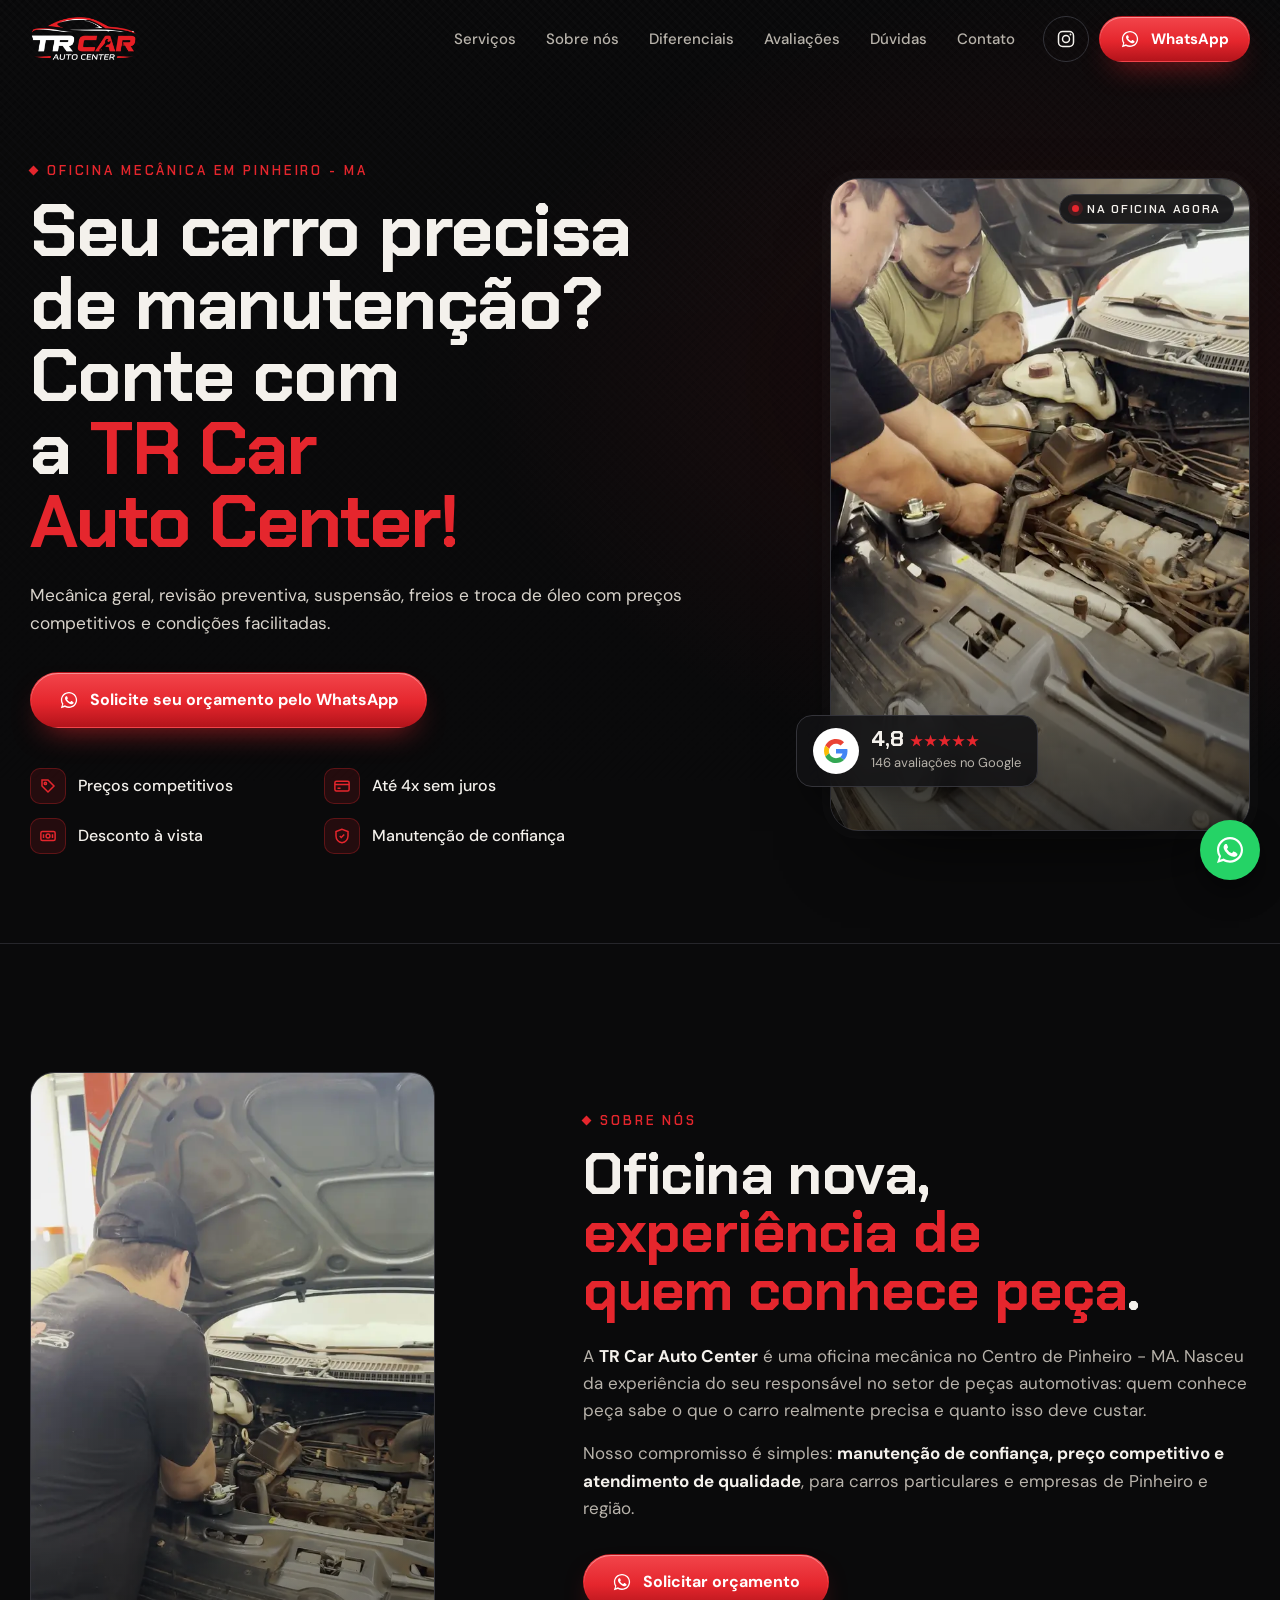
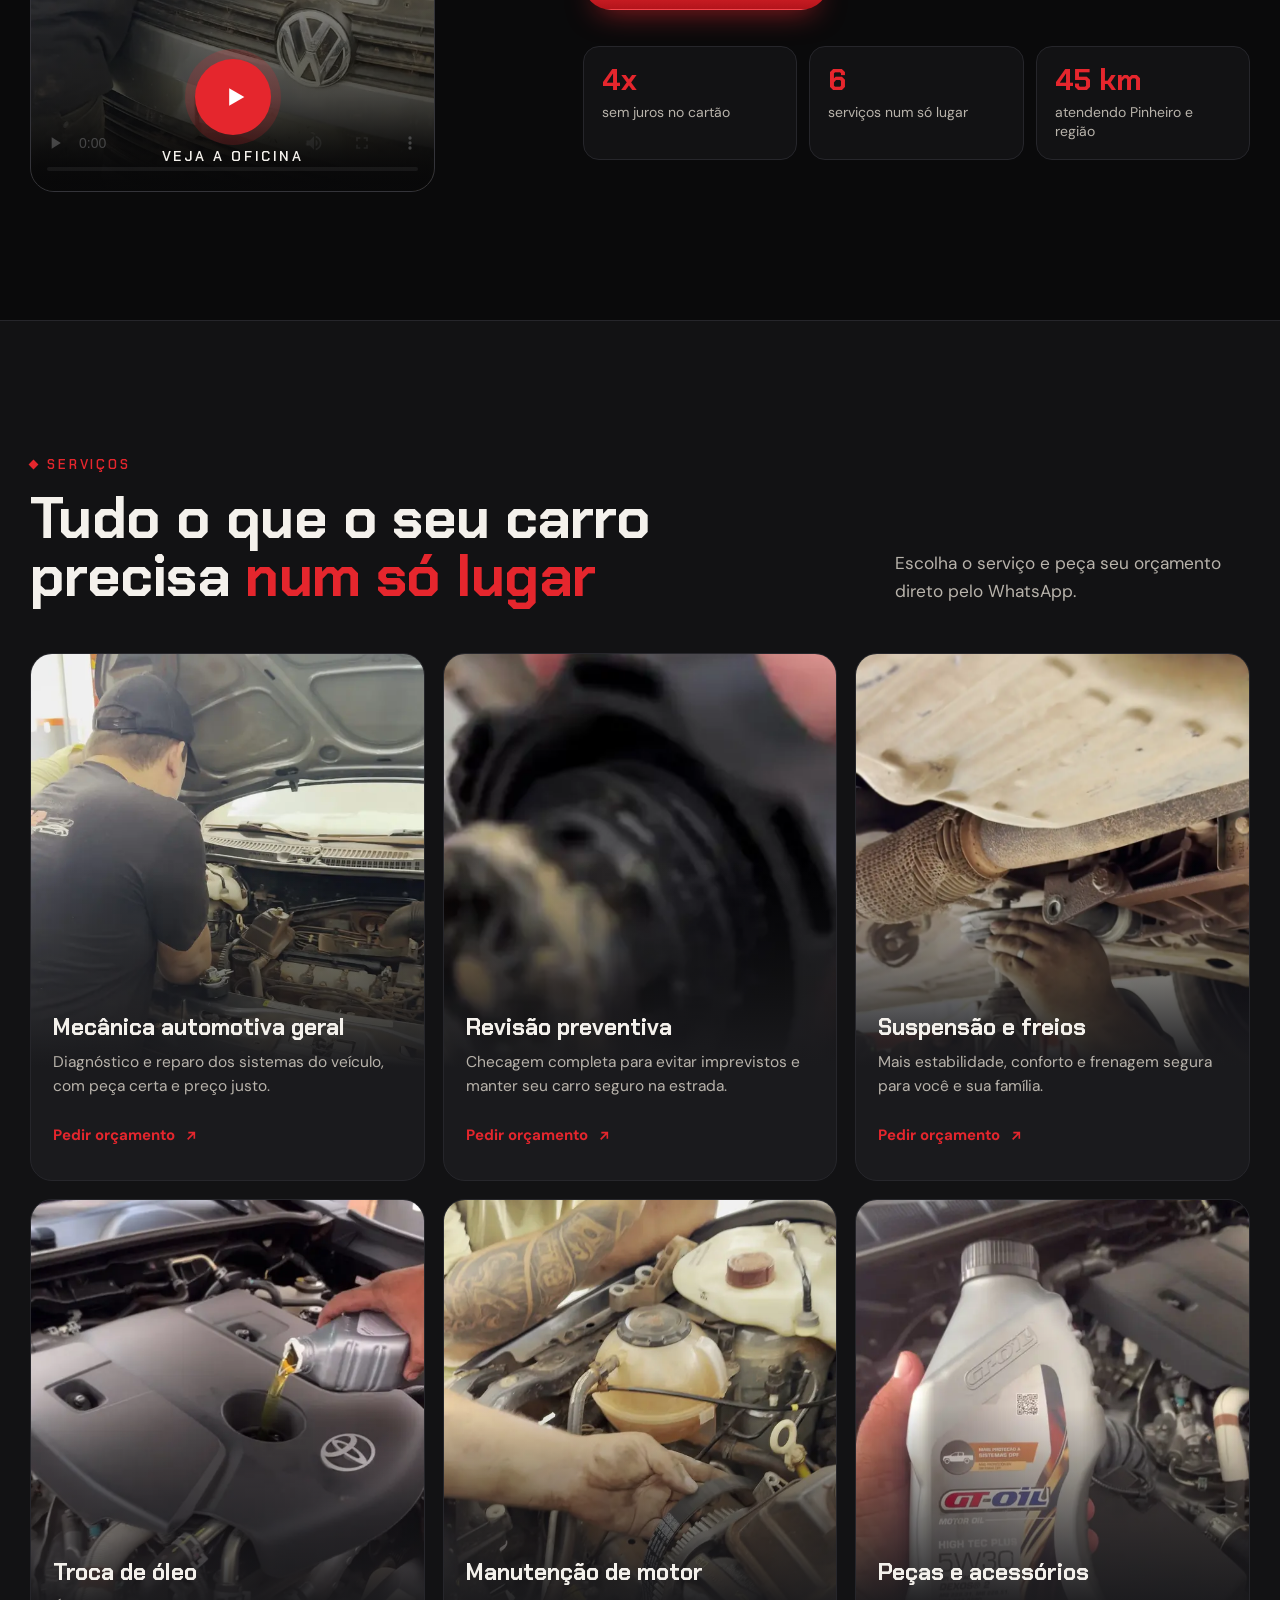
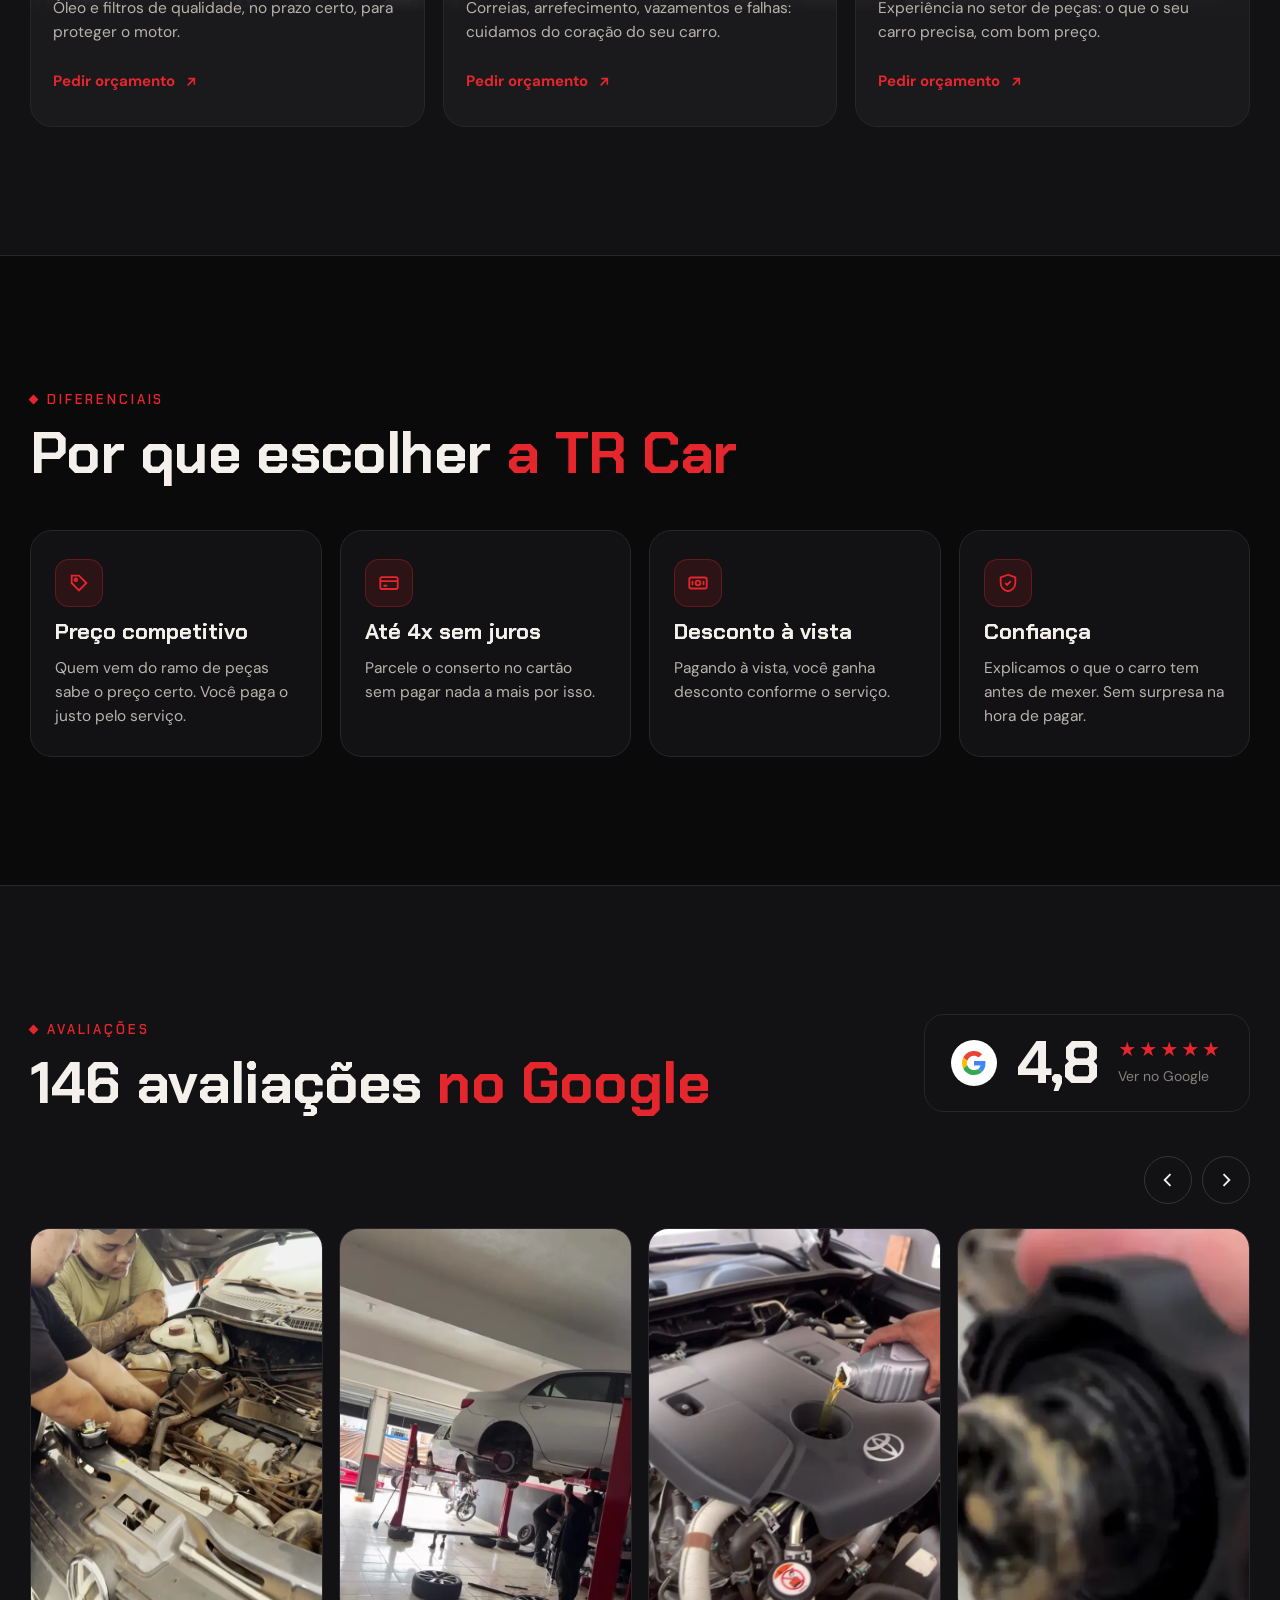
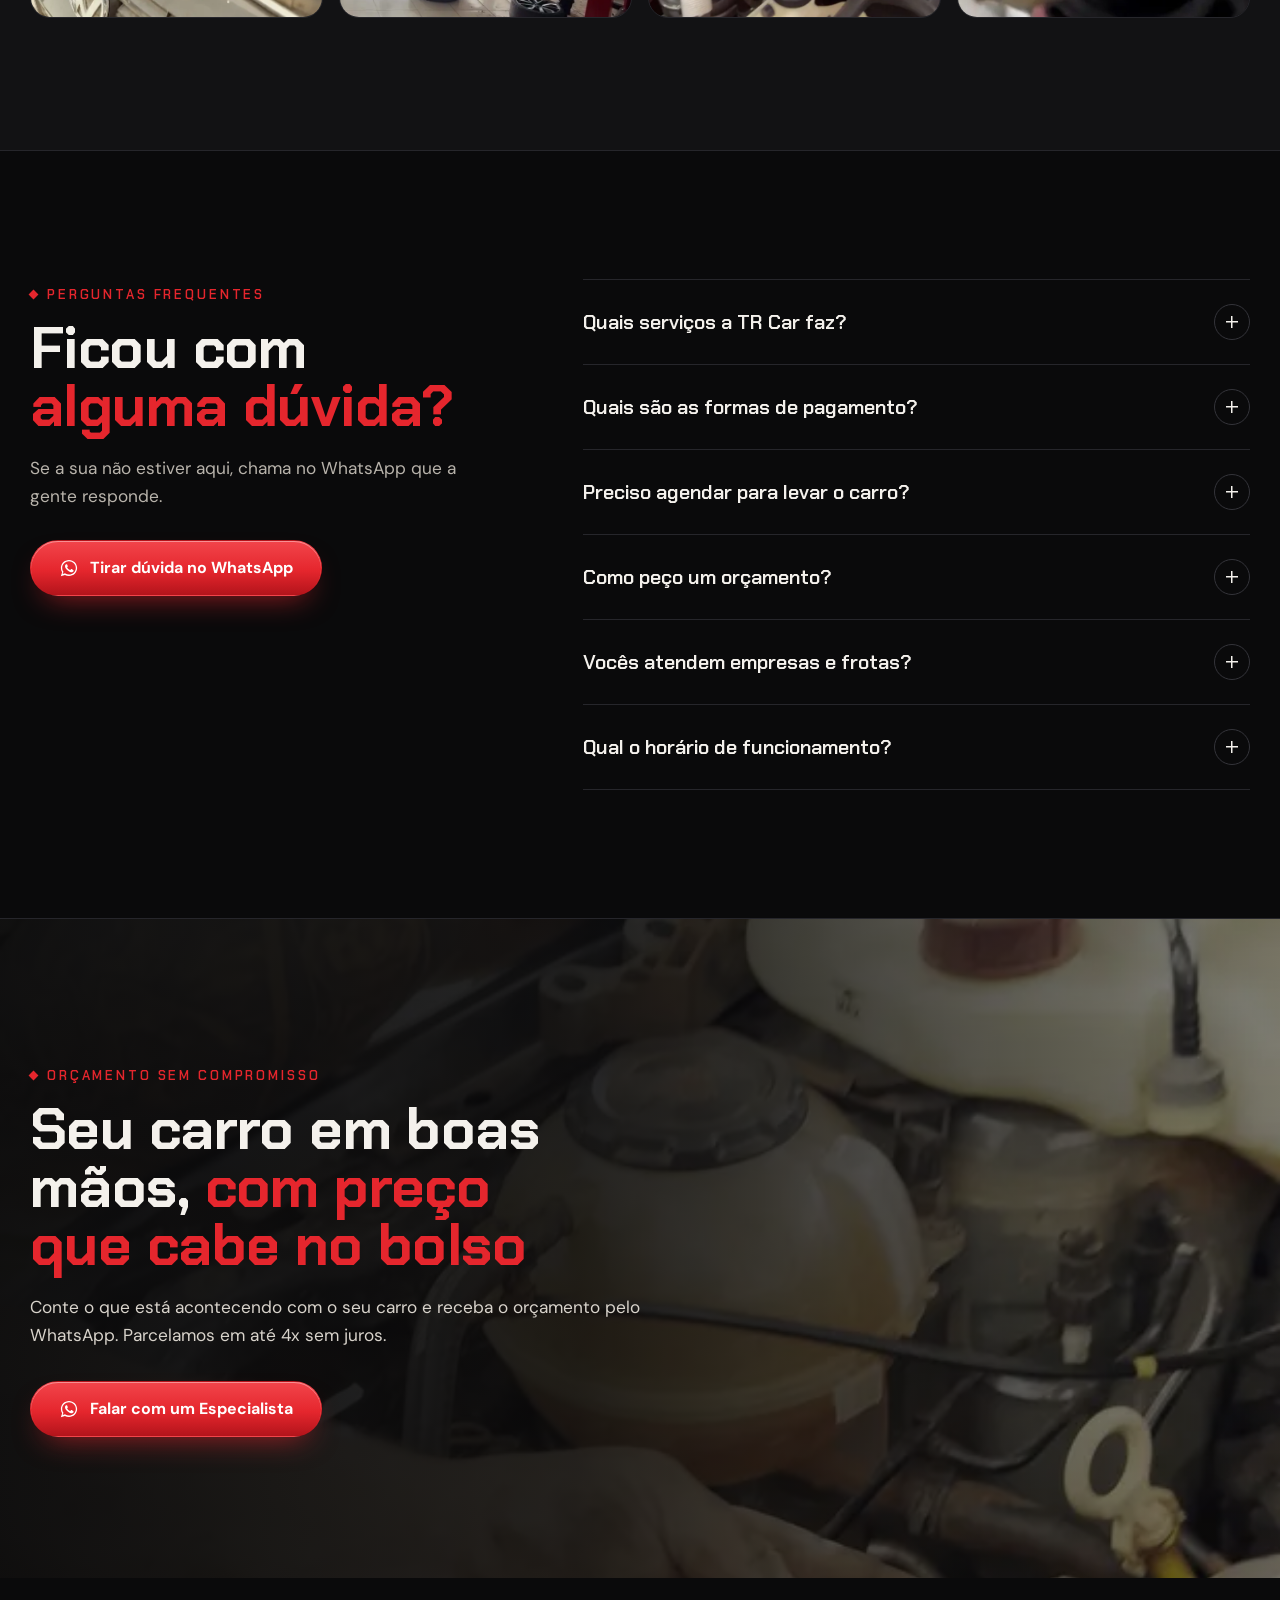
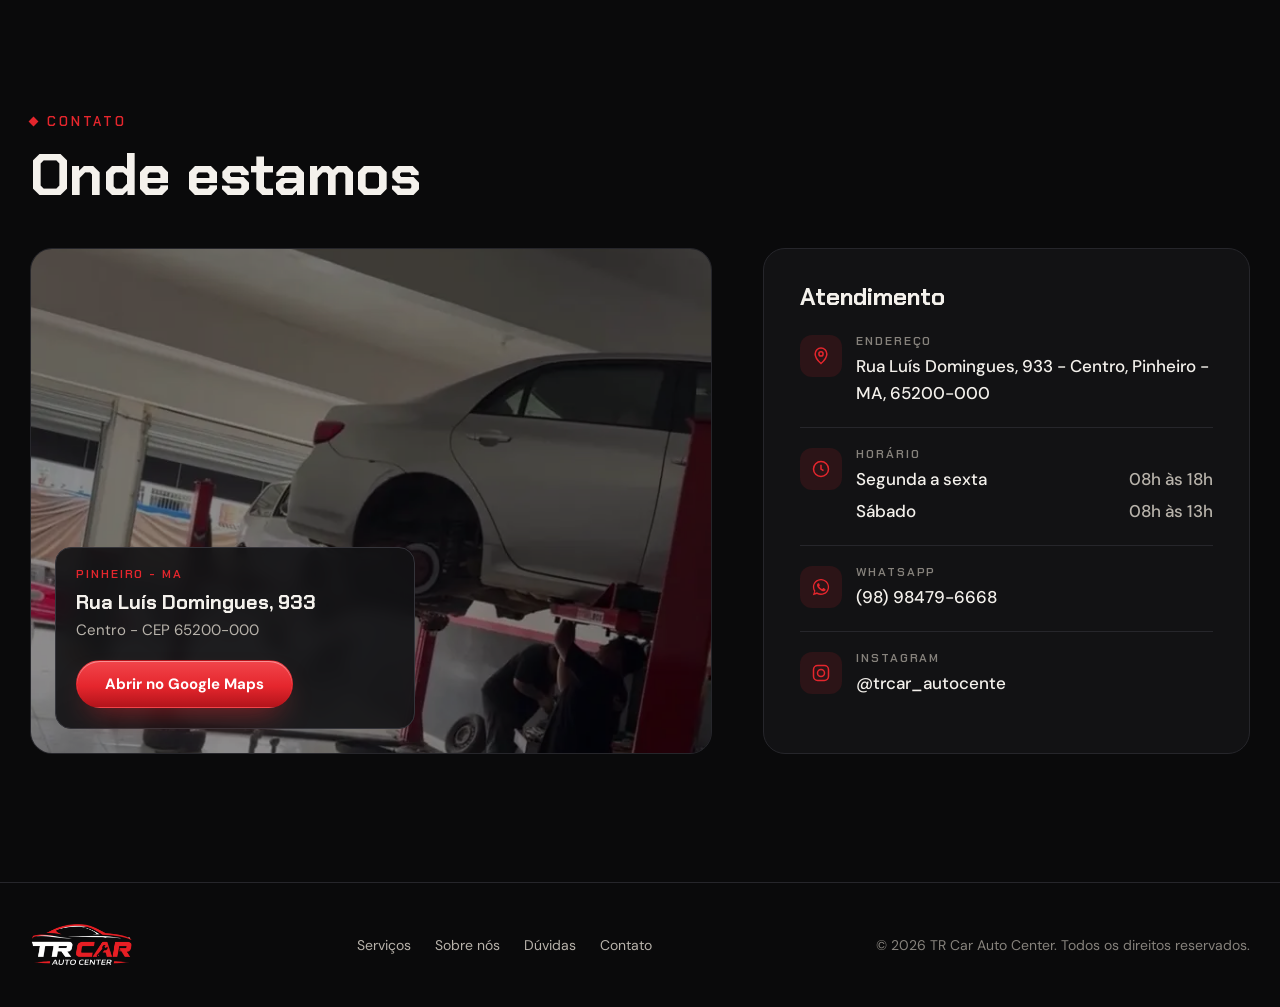
<file: tr-car-auto-center/index.html>
<!doctype html>
<html lang="pt-BR">
<head>
<meta charset="utf-8">
<meta name="viewport" content="width=device-width,initial-scale=1,viewport-fit=cover">
<title>TR Car Auto Center | Oficina mecânica em Pinheiro - MA</title>
<meta name="description" content="Oficina mecânica em Pinheiro - MA: mecânica geral, revisão preventiva, suspensão e freios, troca de óleo e manutenção de motor. Até 4x sem juros. Peça seu orçamento pelo WhatsApp.">
<meta name="keywords" content="oficina mecânica em Pinheiro, oficina mecânica Pinheiro MA, mecânica geral, auto center, manutenção automotiva, revisão preventiva, troca de óleo, suspensão automotiva, manutenção de freios">
<meta name="theme-color" content="#0A0A0B">
<meta property="og:type" content="website">
<meta property="og:title" content="TR Car Auto Center | Oficina mecânica em Pinheiro - MA">
<meta property="og:description" content="Mecânica geral, revisão, suspensão, freios e troca de óleo com preço competitivo e até 4x sem juros.">
<meta property="og:image" content="img/equipe.webp">
<meta property="og:locale" content="pt_BR">
<link rel="icon" href="img/favicon.png" type="image/png">
<link rel="preconnect" href="https://fonts.googleapis.com">
<link rel="preconnect" href="https://fonts.gstatic.com" crossorigin>
<link rel="stylesheet" href="https://fonts.googleapis.com/css2?family=Chakra+Petch:wght@500;600;700&family=DM+Sans:opsz,wght@9..40,400;9..40,500;9..40,700&display=swap">
<script>
/* RASTREAMENTO — preencha os IDs. GA4, Google Ads e Meta Pixel podem ser configurados dentro do GTM
   (gatilho: evento personalizado "whatsapp_click"). Se preferir sem GTM, preencha os campos abaixo. */
window.TRACK={gtmId:"",ga4Id:"",adsId:"",adsLabel:"",metaPixelId:""};
window.dataLayer=window.dataLayer||[];function gtag(){dataLayer.push(arguments);}
(function(T){
if(T.gtmId){dataLayer.push({"gtm.start":Date.now(),event:"gtm.js"});var s=document.createElement("script");s.async=1;s.src="https://www.googletagmanager.com/gtm.js?id="+T.gtmId;document.head.appendChild(s);}
var gid=T.ga4Id||T.adsId;if(gid){var g=document.createElement("script");g.async=1;g.src="https://www.googletagmanager.com/gtag/js?id="+gid;document.head.appendChild(g);gtag("js",new Date());if(T.ga4Id)gtag("config",T.ga4Id);if(T.adsId)gtag("config",T.adsId);}
if(T.metaPixelId){!function(f,b,e,v,n,t,s){if(f.fbq)return;n=f.fbq=function(){n.callMethod?n.callMethod.apply(n,arguments):n.queue.push(arguments)};if(!f._fbq)f._fbq=n;n.push=n;n.loaded=!0;n.version="2.0";n.queue=[];t=b.createElement(e);t.async=!0;t.src=v;s=b.getElementsByTagName(e)[0];s.parentNode.insertBefore(t,s)}(window,document,"script","https://connect.facebook.net/en_US/fbevents.js");fbq("init",T.metaPixelId);fbq("track","PageView");}
})(window.TRACK);
</script>
<script type="application/ld+json">{"@context":"https://schema.org","@type":"AutoRepair","name":"TR Car Auto Center","telephone":"+55 98 98479-6668","image":"img/equipe.webp","address":{"@type":"PostalAddress","streetAddress":"Rua Luís Domingues, 933 - Centro","addressLocality":"Pinheiro","addressRegion":"MA","postalCode":"65200-000","addressCountry":"BR"},"openingHoursSpecification":[{"@type":"OpeningHoursSpecification","dayOfWeek":["Monday","Tuesday","Wednesday","Thursday","Friday"],"opens":"08:00","closes":"18:00"},{"@type":"OpeningHoursSpecification","dayOfWeek":"Saturday","opens":"08:00","closes":"13:00"}],"areaServed":"Pinheiro - MA e região","paymentAccepted":"Dinheiro, Pix, Cartão de crédito","aggregateRating":{"@type":"AggregateRating","ratingValue":"4.8","reviewCount":"146"},"sameAs":["https://www.instagram.com/trcar_autocente/"]}</script>
<style>
/* TR Car: preto de oficina, vermelho da logo como único acento, branco no texto. */
:root{
--bg:#0A0A0B;--bg-2:#121214;--bg-3:#1A1A1D;--line:#26262B;--line-2:#34343A;
--fg:#F4F1EC;--fg-2:#B8B3AB;--fg-3:#86827C;
--amber:#E5262D;--amber-2:#B3141B;--amber-ink:#FFFFFF;
--wa:#25D366;
--f-d:"Chakra Petch","Arial Narrow",Arial,sans-serif;
--f-t:"DM Sans",system-ui,-apple-system,"Segoe UI",Roboto,sans-serif;
--wrap:1220px;--gl:max(20px,env(safe-area-inset-left,0px));--gr:max(20px,env(safe-area-inset-right,0px));
--sec:clamp(80px,10vw,136px);--ease:cubic-bezier(.2,.7,.2,1);--hdr:78px;
color-scheme:dark}
*{box-sizing:border-box}
html{scroll-behavior:smooth;scroll-padding-top:var(--hdr)}
body{margin:0;background:var(--bg);color:var(--fg);font:400 17px/1.6 var(--f-t);-webkit-font-smoothing:antialiased}
body::before{content:"";position:fixed;inset:0 0 auto;height:env(safe-area-inset-top,0px);z-index:60;background:var(--bg)}
img,video{max-width:100%;display:block}
a{color:inherit}
:focus-visible{outline:2px solid var(--amber);outline-offset:3px}
.wrap{max-width:calc(var(--wrap) + 40px);margin:0 auto;padding-left:var(--gl);padding-right:var(--gr)}
.skip{position:absolute;left:12px;top:-60px;z-index:100;background:var(--amber);color:var(--amber-ink);padding:10px 16px;font-weight:700}
.skip:focus{top:12px}
.tag{display:inline-flex;align-items:center;gap:10px;margin:0 0 18px;font:600 13px/1 var(--f-d);letter-spacing:.22em;text-transform:uppercase;color:var(--amber)}
.tag::before{content:"";width:7px;height:7px;background:var(--amber);transform:rotate(45deg)}
.h2{margin:0;font:700 clamp(34px,4.6vw,58px)/1 var(--f-d);letter-spacing:-.01em;text-wrap:balance}
.h2 em{font-style:normal;color:var(--amber)}
.lead{margin:0;font-size:clamp(17px,1.35vw,19px);color:var(--fg-2);max-width:58ch}
/* buttons */
.btn{display:inline-flex;align-items:center;justify-content:center;gap:11px;min-height:56px;padding:0 28px;border-radius:999px;border:1.5px solid transparent;cursor:pointer;text-decoration:none;white-space:nowrap;font:700 16px/1 var(--f-t);color:var(--amber-ink);background:linear-gradient(180deg,#F2454B,var(--amber) 55%,var(--amber-2));box-shadow:inset 0 1px 0 rgba(255,255,255,.4),0 14px 30px -14px rgba(229,38,45,.7);transition:transform .22s var(--ease),box-shadow .22s,background .22s,color .22s,border-color .22s}
.btn:hover{transform:translateY(-2px);box-shadow:inset 0 1px 0 rgba(255,255,255,.4),0 20px 36px -14px rgba(229,38,45,.8)}
.btn:active{transform:translateY(0) scale(.98)}
.btn svg{width:20px;height:20px;flex:none}
.btn--ghost{background:transparent;color:var(--fg);border-color:rgba(244,241,236,.28);box-shadow:none}
.btn--ghost:hover{background:var(--fg);color:var(--bg);border-color:var(--fg);box-shadow:none}
.link{display:inline-flex;align-items:center;gap:8px;min-height:44px;font:700 15px/1 var(--f-t);text-decoration:none;color:var(--amber);background:linear-gradient(currentColor,currentColor) left 76%/0 1.5px no-repeat;transition:background-size .25s var(--ease)}
.link:hover{background-size:100% 1.5px}
.link svg{width:16px;height:16px;transition:transform .2s var(--ease)}
.link:hover svg{transform:translate(3px,-3px)}
/* header */
.top{position:fixed;inset:0 0 auto;top:env(safe-area-inset-top,0px);z-index:50;border-bottom:1px solid transparent;transition:background .3s,border-color .3s}
.top.solid{background:rgba(10,10,11,.9);backdrop-filter:blur(12px);-webkit-backdrop-filter:blur(12px);border-color:var(--line)}
.top .wrap{height:var(--hdr);display:flex;align-items:center;gap:28px}
.brand{display:flex;align-items:center;flex:none}
.brand img{height:58px;width:auto}
.nav{display:flex;gap:30px;margin-left:auto}
.nav a{font:500 15px/1 var(--f-t);text-decoration:none;color:var(--fg-2);padding:8px 0;background:linear-gradient(var(--amber),var(--amber)) left bottom/0 1.5px no-repeat;transition:background-size .25s var(--ease),color .2s}
.nav a:hover{color:var(--fg);background-size:100% 1.5px}
.top__cta{display:flex;align-items:center;gap:10px}
.icon-btn{width:46px;height:46px;border-radius:50%;display:grid;place-items:center;border:1px solid var(--line-2);color:var(--fg);transition:border-color .2s,transform .2s}
.icon-btn:hover{border-color:var(--amber);transform:translateY(-2px)}
.icon-btn svg{width:20px;height:20px}
.top .btn{min-height:46px;padding:0 20px;font-size:15px}
.menu-btn{display:none;width:46px;height:46px;border-radius:50%;background:none;border:1px solid var(--line-2);cursor:pointer}
.menu-btn span{display:block;width:18px;height:2px;background:var(--fg);margin:4px auto;transition:transform .2s}
.menu-btn[aria-expanded="true"] span:first-child{transform:translateY(3px) rotate(45deg)}
.menu-btn[aria-expanded="true"] span:last-child{transform:translateY(-3px) rotate(-45deg)}
.mmenu{display:none}
/* hero */
.hero{position:relative;padding-top:var(--hdr);overflow:hidden;isolation:isolate;background:radial-gradient(80% 70% at 85% 40%,rgba(229,38,45,.10),transparent 60%),var(--bg)}
.hero::before{content:"";position:absolute;inset:0;z-index:-1;opacity:.35;background-image:repeating-linear-gradient(45deg,rgba(255,255,255,.035) 0 2px,transparent 2px 6px),repeating-linear-gradient(-45deg,rgba(0,0,0,.35) 0 2px,transparent 2px 6px);mask-image:linear-gradient(180deg,#000,transparent 85%);-webkit-mask-image:linear-gradient(180deg,#000,transparent 85%)}
.hero__grid{display:grid;grid-template-columns:minmax(0,1.15fr) minmax(0,.85fr);gap:clamp(36px,5vw,80px);align-items:center;padding-block:clamp(40px,6vw,84px) clamp(56px,7vw,96px);min-height:calc(100svh - var(--hdr));max-height:940px}
.hero h1{margin:0;font:700 clamp(44px,5.8vw,82px)/.98 var(--f-d);letter-spacing:-.015em;text-wrap:balance}
.hero h1 em{font-style:normal;color:var(--amber)}
.hero .lead{margin-top:24px;color:#D8D3CB}
.hero__cta{display:flex;flex-wrap:wrap;gap:12px;margin-top:34px}
.perks{list-style:none;padding:0;margin:40px 0 0;display:grid;grid-template-columns:repeat(2,minmax(0,1fr));gap:14px 28px;max-width:560px}
.perks li{display:flex;align-items:center;gap:12px;font-weight:500;font-size:16px;color:var(--fg)}
.perks i{flex:none;display:grid;place-items:center;width:36px;height:36px;border-radius:10px;background:rgba(229,38,45,.12);border:1px solid rgba(229,38,45,.3);color:var(--amber)}
.perks svg{width:18px;height:18px}
.hero__media{position:relative;justify-self:end;width:min(100%,420px)}
.hero__frame{position:relative;aspect-ratio:9/14;border-radius:28px;overflow:hidden;border:1px solid var(--line-2);box-shadow:0 40px 80px -40px rgba(0,0,0,.9),0 0 0 8px rgba(255,255,255,.02)}
.hero__frame video,.hero__frame img{width:100%;height:100%;object-fit:cover}
.hero__frame::after{content:"";position:absolute;inset:0;background:linear-gradient(180deg,transparent 55%,rgba(10,10,11,.75))}
.chip{position:absolute;display:flex;align-items:center;gap:12px;padding:12px 16px;border-radius:16px;background:rgba(18,18,20,.88);backdrop-filter:blur(10px);-webkit-backdrop-filter:blur(10px);border:1px solid var(--line-2);box-shadow:0 20px 40px -20px rgba(0,0,0,.8)}
.chip--rating{left:-34px;bottom:44px}
.chip b{display:block;font:700 22px/1 var(--f-d)}
.chip span{display:block;font-size:13px;color:var(--fg-2);margin-top:3px}
.stars{color:var(--amber);letter-spacing:1px;font-size:14px;line-height:1}
.chip--live{right:16px;top:16px;padding:8px 12px;border-radius:999px;font:600 12px/1 var(--f-d);letter-spacing:.14em;text-transform:uppercase;gap:8px}
.chip--live::before{content:"";width:7px;height:7px;border-radius:50%;background:var(--amber);box-shadow:0 0 0 4px rgba(229,38,45,.2);animation:pulse 2.4s ease-in-out infinite}
@keyframes pulse{50%{box-shadow:0 0 0 7px rgba(229,38,45,0)}}
[data-enter]{animation:up .8s var(--ease) both}
[data-enter="2"]{animation-delay:.08s}[data-enter="3"]{animation-delay:.16s}[data-enter="4"]{animation-delay:.24s}[data-enter="5"]{animation-delay:.32s}
@keyframes up{from{opacity:0;transform:translateY(18px)}to{opacity:1;transform:none}}
/* about */
.about{padding-block:var(--sec);border-top:1px solid var(--line)}
.about__grid{display:grid;grid-template-columns:minmax(0,5fr) minmax(0,7fr);gap:clamp(40px,6vw,96px);align-items:center}
.player{position:relative;aspect-ratio:9/16;max-height:720px;border-radius:24px;overflow:hidden;background:var(--bg-3);border:1px solid var(--line-2);margin:0}
.player video{width:100%;height:100%;object-fit:cover}
.player__play{position:absolute;inset:0;display:flex;flex-direction:column;align-items:center;justify-content:flex-end;gap:14px;padding:28px;border:0;cursor:pointer;color:var(--fg);background:linear-gradient(180deg,rgba(10,10,11,0) 40%,rgba(10,10,11,.85));font:600 14px/1 var(--f-d);letter-spacing:.18em;text-transform:uppercase}
.player__play i{display:grid;place-items:center;width:76px;height:76px;border-radius:50%;background:var(--amber);color:var(--amber-ink);box-shadow:0 0 0 10px rgba(229,38,45,.18);transition:transform .25s var(--ease)}
.player__play:hover i{transform:scale(1.06)}
.player__play svg{width:28px;height:28px;margin-left:4px}
.player.playing .player__play{display:none}
.about__text{margin-top:24px;display:grid;gap:16px;color:var(--fg-2);max-width:60ch}
.about__text p{margin:0}
.about__text strong{color:var(--fg);font-weight:700}
.about .btn{margin-top:32px}
.scale{margin-top:44px;padding:24px;border-radius:20px;background:var(--bg-2);border:1px solid var(--line)}
.scale h3{margin:0 0 4px;font:600 15px/1.3 var(--f-d);letter-spacing:.12em;text-transform:uppercase}
.scale p{margin:0 0 18px;font-size:15px;color:var(--fg-3)}
.scale ol{list-style:none;margin:0;padding:0;display:grid;grid-template-columns:repeat(5,minmax(0,1fr));gap:10px}
.scale li{display:flex;flex-direction:column;gap:10px;font-size:13px;line-height:1.3;color:var(--fg-2)}
.scale li::before{content:"";height:64px;border-radius:999px 999px 10px 10px;background:var(--c);box-shadow:inset 0 0 18px rgba(255,255,255,.25),0 0 22px -6px var(--c);border:1px solid rgba(255,255,255,.12)}
/* services */
.services{padding-block:var(--sec);background:var(--bg-2);border-block:1px solid var(--line)}
.services__head{display:flex;justify-content:space-between;align-items:end;gap:32px;margin-bottom:48px}
.cards{display:grid;grid-template-columns:repeat(4,minmax(0,1fr));gap:18px}
.card{position:relative;display:flex;flex-direction:column;border-radius:22px;overflow:hidden;background:var(--bg-3);border:1px solid var(--line);transition:transform .25s var(--ease),border-color .25s}
.card:hover{transform:translateY(-3px);border-color:rgba(229,38,45,.45)}
.card figure{margin:0;aspect-ratio:4/5;overflow:hidden;position:relative}
.card figure::after{content:"";position:absolute;inset:0;background:linear-gradient(180deg,transparent 50%,rgba(26,26,29,1))}
.card img{width:100%;height:100%;object-fit:cover;transition:transform .7s var(--ease)}
.card:hover img{transform:scale(1.03)}
.card__body{display:flex;flex-direction:column;flex:1;padding:4px 22px 22px;margin-top:-56px;position:relative}
.card h3{margin:0;font:700 23px/1.1 var(--f-d)}
.card p{margin:10px 0 16px;color:var(--fg-2);font-size:15.5px;line-height:1.55;flex:1}
/* reviews */
.reviews{padding-block:var(--sec)}
.reviews__head{display:grid;grid-template-columns:minmax(0,1fr) auto;gap:32px;align-items:end;margin-bottom:44px}
.score{display:flex;align-items:center;gap:20px;padding:20px 26px;border-radius:20px;background:var(--bg-2);border:1px solid var(--line)}
.score b{font:700 60px/.9 var(--f-d);letter-spacing:-.02em}
.score .stars{font-size:20px;letter-spacing:3px}
.score span{display:block;margin-top:6px;font-size:14px;color:var(--fg-3)}
.g{display:grid;place-items:center;width:46px;height:46px;border-radius:50%;background:#fff;flex:none}
.g svg{width:24px;height:24px;display:block}
.chip .g,.score .g{display:grid;place-items:center;margin:0;padding:0}
.chip .stars{color:var(--amber);font-size:14px;margin:0}
.track{display:flex;gap:16px;overflow-x:auto;scroll-snap-type:x mandatory;scrollbar-width:none;padding-bottom:4px}
.track::-webkit-scrollbar{display:none}
.rev{flex:0 0 calc((100% - 48px)/4);scroll-snap-align:start;border-radius:20px;overflow:hidden;background:var(--bg-2);border:1px solid var(--line);display:flex;flex-direction:column;gap:14px;padding:24px}
.rev figure{margin:-24px -24px 0;aspect-ratio:3/4;overflow:hidden}
.rev figure img{width:100%;height:100%;object-fit:cover}
.rev p{margin:0;font-size:16px;flex:1}
.rev footer{display:flex;align-items:center;gap:12px;font-weight:700;font-size:15px}
.rev footer i{display:grid;place-items:center;width:38px;height:38px;border-radius:50%;background:var(--amber);color:var(--amber-ink);font:700 17px/1 var(--f-d);font-style:normal}
.reviews__foot{display:flex;justify-content:flex-end;align-items:center;gap:20px;margin-top:32px}
.rail-nav{display:flex;gap:10px}
.rail-nav button{width:48px;height:48px;border-radius:50%;border:1px solid var(--line-2);background:transparent;color:var(--fg);cursor:pointer;display:grid;place-items:center;transition:background .2s,color .2s,border-color .2s}
.rail-nav button:hover{background:var(--fg);color:var(--bg);border-color:var(--fg)}
.rail-nav svg{width:20px;height:20px}
/* final cta */
.final{position:relative;isolation:isolate;overflow:hidden;padding-block:clamp(90px,11vw,150px);border-top:1px solid var(--line)}
.final__bg{position:absolute;inset:0;z-index:-2}
.final__bg img{width:100%;height:100%;object-fit:cover;object-position:50% 45%}
.final::after{content:"";position:absolute;inset:0;z-index:-1;background:linear-gradient(90deg,rgba(10,10,11,.97) 0%,rgba(10,10,11,.88) 45%,rgba(10,10,11,.45) 100%)}
.final__in{max-width:640px}
.final .lead{margin-top:20px;color:#D8D3CB}
.final .btn{margin-top:32px}
/* location */
.loc{padding-block:var(--sec)}
.loc__grid{display:grid;grid-template-columns:minmax(0,7fr) minmax(0,5fr);gap:clamp(28px,4vw,56px);margin-top:44px}
.map{position:relative;min-height:440px;border-radius:22px;overflow:hidden;background:var(--bg-3);border:1px solid var(--line)}
.map iframe{position:absolute;inset:0;width:100%;height:100%;border:0;z-index:2;filter:grayscale(.35) contrast(1.05)}
.map__fallback{position:absolute;inset:0}
.map__fallback img{width:100%;height:100%;object-fit:cover;object-position:50% 55%;filter:brightness(.55)}
.map__card{position:absolute;left:24px;right:24px;bottom:24px;display:flex;flex-direction:column;gap:4px;max-width:360px;padding:20px;border-radius:16px;background:rgba(18,18,20,.9);backdrop-filter:blur(8px);-webkit-backdrop-filter:blur(8px);border:1px solid var(--line-2)}
.map__card small{font:600 12px/1 var(--f-d);letter-spacing:.16em;text-transform:uppercase;color:var(--amber)}
.map__card b{font:700 20px/1.2 var(--f-d);margin-top:6px}
.map__card span{color:var(--fg-2);font-size:15px}
.map__card .btn{margin-top:14px;align-self:flex-start;min-height:48px;font-size:15px}
.service{padding:clamp(24px,3vw,36px);border-radius:22px;background:var(--bg-2);border:1px solid var(--line)}
.service h3{margin:0 0 6px;font:700 24px/1 var(--f-d)}
.service ul{list-style:none;margin:0;padding:0}
.service li{display:grid;grid-template-columns:42px minmax(0,1fr);gap:14px;padding:20px 0;border-bottom:1px solid var(--line);align-items:start}
.service li:last-child{border-bottom:0}
.service li>i{display:grid;place-items:center;width:42px;height:42px;border-radius:12px;background:rgba(229,38,45,.12);color:var(--amber)}
.service li svg{width:20px;height:20px}
.service small{display:block;margin-bottom:6px;font:600 12px/1 var(--f-d);letter-spacing:.16em;text-transform:uppercase;color:var(--fg-3)}
.service a{font-weight:500;text-decoration:none;background:linear-gradient(currentColor,currentColor) left bottom/0 1px no-repeat;transition:background-size .25s var(--ease),color .2s}
.service a:hover{background-size:100% 1px;color:var(--amber)}
/* footer */
.foot{border-top:1px solid var(--line);padding-block:40px;color:var(--fg-3);font-size:14px}
.foot .wrap{display:flex;justify-content:space-between;align-items:center;gap:20px;flex-wrap:wrap}
.foot img{height:54px;width:auto}
.foot nav{display:flex;gap:6px 24px;flex-wrap:wrap}
.foot nav a{color:var(--fg-2);text-decoration:none;min-height:44px;display:inline-flex;align-items:center}
.foot nav a:hover{color:var(--amber)}
.wa-float{position:fixed;right:calc(20px + env(safe-area-inset-right,0px));bottom:calc(20px + env(safe-area-inset-bottom,0px));z-index:70;width:60px;height:60px;border-radius:50%;background:var(--wa);display:grid;place-items:center;box-shadow:0 12px 28px rgba(0,0,0,.45);transition:transform .2s var(--ease)}
.wa-float:hover{transform:translateY(-3px) scale(1.04)}
.wa-float svg{width:32px;height:32px}
@media (max-width:1100px){
.nav,.top__cta .icon-btn,.top .btn-label{display:none}
.top__cta{margin-left:auto}
.top .btn{width:46px;padding:0}
.menu-btn{display:block}
.mmenu{position:fixed;inset:0;top:calc(var(--hdr) + env(safe-area-inset-top,0px));z-index:49;background:var(--bg);padding:12px var(--gr) 40px var(--gl);flex-direction:column}
.mmenu.open{display:flex}
.mmenu a:not(.btn){color:var(--fg);text-decoration:none;font:600 16px/1.2 var(--f-d);letter-spacing:.14em;text-transform:uppercase;padding:18px 0;border-bottom:1px solid var(--line)}
.mmenu .btn{margin-top:24px}
.cards{grid-template-columns:repeat(2,minmax(0,1fr))}
.rev{flex-basis:calc((100% - 32px)/3)}
}
@media (max-width:900px){
.hero__grid{grid-template-columns:1fr;min-height:0;max-height:none}
.hero__media{justify-self:center;width:min(100%,380px)}
.chip--rating{left:-12px}
.about__grid,.loc__grid{grid-template-columns:1fr}
.player{max-width:420px;margin:0 auto;width:100%}
.services__head{flex-direction:column;align-items:flex-start}
.reviews__head{grid-template-columns:1fr}
.rev{flex-basis:calc((100% - 16px)/2)}
}
@media (max-width:640px){
:root{--hdr:68px}
body{font-size:16px}
.brand img{height:48px}
/* mobile hero: the video becomes the full background */
.hero{min-height:100svh;display:flex;align-items:center}
.hero__grid{position:static;padding-block:24px 36px;text-align:center}
.hero__media{position:absolute;inset:0;z-index:-1;width:auto;justify-self:auto}
.hero__frame{position:absolute;inset:0;aspect-ratio:auto;border:0;border-radius:0;box-shadow:none}
.hero__frame::after{background:linear-gradient(180deg,rgba(10,10,11,.78),rgba(10,10,11,.86) 50%,rgba(10,10,11,.96))}
.chip{display:none}
.hero h1{font-size:clamp(36px,10.4vw,46px)}
.hero .lead{margin:16px auto 0;font-size:16px}
.tag{justify-content:center}
.hero__cta{justify-content:center;margin-top:24px;gap:10px}
.hero__cta .btn{width:100%;min-height:52px}
.perks{margin:26px auto 0;gap:12px 14px;text-align:left}
.perks li{font-size:14px;gap:9px}
.perks i{width:30px;height:30px;border-radius:8px}
.perks svg{width:15px;height:15px}
.about__grid>div:last-child,.services__head,.reviews__head>div:first-child,.final__in,.loc .wrap>.tag,.loc .h2{text-align:center}
.lead,.about__text{margin-left:auto;margin-right:auto}
.services__head{align-items:center}
.about .btn,.final .btn{width:100%}
.scale ol{grid-template-columns:repeat(5,minmax(0,1fr));gap:6px}
.scale li{font-size:11px}
.scale li::before{height:52px}
.scale{text-align:left}
.cards{grid-template-columns:1fr}
.card figure{aspect-ratio:16/11}
.rev{flex-basis:80%}
.score{justify-content:center}
.reviews__foot{justify-content:center}
.final::after{background:linear-gradient(180deg,rgba(10,10,11,.86),rgba(10,10,11,.92))}
.loc .wrap>.tag{display:flex}
.map{min-height:320px}
.foot .wrap{flex-direction:column;text-align:center}
.foot nav{justify-content:center}
.wa-float{width:56px;height:56px}
}
@media (max-width:640px) and (max-height:700px){.hero .tag{display:none}.perks{display:none}}
@media (prefers-reduced-motion:reduce){*,*::before,*::after{animation:none!important;transition:none!important;scroll-behavior:auto!important}}
/* TR Car extras */
.brand img{height:46px}
.cards--3{grid-template-columns:repeat(3,minmax(0,1fr))}
.cards--3 .card figure{aspect-ratio:4/4.2}
.diffs{padding-block:var(--sec)}
.diffs__grid{display:grid;grid-template-columns:repeat(4,minmax(0,1fr));gap:18px;margin-top:48px}
.diff{padding:28px 24px;border-radius:22px;background:var(--bg-2);border:1px solid var(--line);display:flex;flex-direction:column;gap:12px;transition:border-color .25s,transform .25s var(--ease)}
.diff:hover{border-color:rgba(229,38,45,.45);transform:translateY(-3px)}
.diff i{display:grid;place-items:center;width:48px;height:48px;border-radius:14px;background:rgba(229,38,45,.12);border:1px solid rgba(229,38,45,.3);color:var(--amber)}
.diff i svg{width:22px;height:22px}
.diff b{font:700 40px/1 var(--f-d);color:var(--fg)}
.diff b small{font-size:18px;color:var(--fg-2);margin-left:4px}
.diff h3{margin:0;font:700 22px/1.15 var(--f-d)}
.diff p{margin:0;color:var(--fg-2);font-size:15.5px;line-height:1.55}
.facts{display:grid;grid-template-columns:repeat(3,minmax(0,1fr));gap:12px;margin-top:36px}
.facts div{padding:18px;border-radius:16px;background:var(--bg-2);border:1px solid var(--line)}
.facts b{display:block;font:700 30px/1 var(--f-d);color:var(--amber)}
.facts span{display:block;margin-top:8px;font-size:14px;color:var(--fg-2);line-height:1.35}
.gallery{padding-block:var(--sec);background:var(--bg-2);border-block:1px solid var(--line)}
.gallery__head{display:flex;justify-content:space-between;align-items:end;gap:32px;margin-bottom:44px}
.rev--img{padding:0}
.rev--img figure{margin:0;aspect-ratio:3/4}
.faq{padding-block:var(--sec)}
.faq__grid{display:grid;grid-template-columns:minmax(0,5fr) minmax(0,7fr);gap:clamp(36px,6vw,96px);align-items:start}
.faq .btn{margin-top:30px}
.qa{border-top:1px solid var(--line)}
.qa details{border-bottom:1px solid var(--line)}
.qa summary{list-style:none;cursor:pointer;display:flex;justify-content:space-between;align-items:center;gap:20px;padding:24px 0;font:600 20px/1.25 var(--f-d)}
.qa summary::-webkit-details-marker{display:none}
.qa summary::after{content:"";flex:none;width:34px;height:34px;border-radius:50%;border:1px solid var(--line-2);background:linear-gradient(var(--fg),var(--fg)) center/12px 1.5px no-repeat,linear-gradient(var(--fg),var(--fg)) center/1.5px 12px no-repeat;transition:transform .25s var(--ease),background-color .2s}
.qa details[open] summary::after{transform:rotate(45deg);background-color:var(--amber);border-color:var(--amber)}
.qa details p{margin:0 0 24px;color:var(--fg-2);max-width:62ch}
.hours{display:grid;gap:4px;font-weight:500}
.hours span{display:flex;justify-content:space-between;gap:16px}
.hours em{font-style:normal;color:var(--fg-2)}
@media (max-width:1100px){.diffs__grid{grid-template-columns:repeat(2,minmax(0,1fr))}.cards--3{grid-template-columns:repeat(2,minmax(0,1fr))}}
@media (max-width:900px){.faq__grid{grid-template-columns:1fr}.gallery__head{flex-direction:column;align-items:flex-start}}
@media (max-width:640px){
.brand img{height:40px}
.cards--3{grid-template-columns:1fr}
.diffs__grid{grid-template-columns:1fr;gap:12px}
.diff{flex-direction:row;flex-wrap:wrap;align-items:center;column-gap:16px;padding:22px}
.diff h3{flex:1;font-size:20px}.diff p{flex-basis:100%}
.facts{grid-template-columns:repeat(3,minmax(0,1fr));gap:8px}.facts div{padding:14px 10px;text-align:center}.facts b{font-size:24px}.facts span{font-size:12px}
.diffs .wrap>.tag,.diffs .h2,.diffs .lead,.gallery__head,.faq__grid>div:first-child{text-align:center}
.diffs .wrap>.tag{display:flex}
.gallery__head{align-items:center}
.faq .btn{width:100%}
.qa summary{font-size:17px;padding:20px 0}
.hero .tag{letter-spacing:.12em;font-size:12px}
.hero__cta .btn{white-space:normal;text-align:center;line-height:1.25;padding:12px 22px}
}

.hero__rate{display:none}
@media (max-width:640px){
.hero{min-height:100svh;align-items:flex-end}
.hero__grid{text-align:left;padding-block:0 28px}
.hero__frame::after{background:linear-gradient(180deg,rgba(10,10,11,.35) 0%,rgba(10,10,11,.25) 22%,rgba(10,10,11,.82) 48%,#0A0A0B 72%)}
.hero__rate{display:inline-flex;align-items:center;gap:8px;margin-bottom:16px;padding:7px 12px 7px 7px;border-radius:999px;background:rgba(18,18,20,.78);border:1px solid var(--line-2);backdrop-filter:blur(8px);-webkit-backdrop-filter:blur(8px);text-decoration:none;color:var(--fg);font-size:13px}
.hero__rate .g--sm{width:24px;height:24px}.hero__rate .g--sm svg{width:14px;height:14px}
.hero__rate b{font:700 15px/1 var(--f-d)}.hero__rate .stars{font-size:11px;letter-spacing:1px}
.hero__rate em{font-style:normal;color:var(--fg-2)}
.hero .tag{justify-content:flex-start;display:flex;margin-bottom:12px}
.hero h1{font-size:clamp(34px,9.6vw,42px);line-height:1.02}
.hero .lead{margin:14px 0 0;font-size:15.5px;line-height:1.5;color:#CFCAC2}
.hero__cta{margin-top:22px}
.hero__cta .btn{min-height:56px;font-size:clamp(13.5px,3.9vw,15.5px);white-space:nowrap;padding:0 14px;gap:9px}
.perks{display:flex;flex-wrap:wrap;gap:8px;margin:18px 0 0;max-width:none}
.perks li{gap:7px;padding:8px 12px 8px 8px;border-radius:999px;background:rgba(255,255,255,.05);border:1px solid var(--line-2);font-size:13px;line-height:1}
.perks i{width:22px;height:22px;border-radius:50%;border:0}
.perks svg{width:12px;height:12px}
.perks li:nth-child(n+3){display:none}
}
@media (max-width:640px) and (max-height:700px){.hero .tag{display:none}.perks{display:none}}

@media (max-width:640px){
.wa-float{display:none}
.hero__grid{text-align:center}
.hero .tag,.hero__cta,.perks{justify-content:center}
.hero .lead{margin-left:auto;margin-right:auto}
.hero__rate{gap:10px;padding:9px 16px 9px 9px;font-size:15px}
.hero__rate .g--sm{width:32px;height:32px}.hero__rate .g--sm svg{width:19px;height:19px}
.hero__rate b{font-size:20px}.hero__rate .stars{font-size:15px;letter-spacing:2px}
}
@media (max-width:640px){.perks{flex-wrap:nowrap;gap:6px}.perks li{padding:8px 11px 8px 7px;font-size:12.5px;white-space:nowrap}}
</style>
</head>
<body>
<a class="skip" href="#conteudo">Pular para o conteúdo</a>
<svg width="0" height="0" style="position:absolute" aria-hidden="true"><defs>
<path id="wa" d="M16 3C8.8 3 3 8.7 3 15.8c0 2.5.7 4.9 2 7L3 29l6.4-2c2 1.1 4.3 1.7 6.6 1.7 7.2 0 13-5.7 13-12.8S23.2 3 16 3Zm0 23.4c-2.1 0-4.1-.6-5.9-1.6l-.4-.3-3.8 1.2 1.2-3.7-.3-.4a10.4 10.4 0 0 1-1.7-5.8C5.1 10 10 5.2 16 5.2S26.9 10 26.9 15.8 22 26.4 16 26.4Zm6-7.8c-.3-.2-1.9-1-2.2-1-.3-.1-.5-.2-.7.2l-1 1.2c-.2.2-.4.2-.7.1a8.8 8.8 0 0 1-4.4-3.8c-.3-.6.3-.5 1-1.8.1-.2 0-.4 0-.6l-1-2.4c-.3-.6-.5-.5-.7-.5h-.6c-.2 0-.6.1-.9.4-.3.3-1.2 1.2-1.2 2.9s1.2 3.3 1.4 3.6c.2.2 2.4 3.7 5.9 5.1 2.2.9 3 1 4.1.8.7-.1 1.9-.8 2.2-1.5.3-.8.3-1.4.2-1.5l-.6-.3Z"/>
<path id="arr" d="M7 17 17 7M8 7h9v9"/>
</defs></svg>
<header class="top" id="top">
<div class="wrap">
<a class="brand" href="#inicio" aria-label="TR Car Auto Center, início"><img src="img/logo.png" alt="TR Car Auto Center" width="400" height="170"></a>
<nav class="nav" aria-label="Principal"><a href="#servicos">Serviços</a><a href="#sobre">Sobre nós</a><a href="#diferenciais">Diferenciais</a><a href="#oficina">Avaliações</a><a href="#duvidas">Dúvidas</a><a href="#contato">Contato</a></nav>
<div class="top__cta">
<a class="icon-btn" href="https://www.instagram.com/trcar_autocente/" target="_blank" rel="noopener" aria-label="Instagram da TR Car Auto Center"><svg viewBox="0 0 24 24" fill="none" stroke="currentColor" stroke-width="1.8" aria-hidden="true"><rect x="3" y="3" width="18" height="18" rx="5"/><circle cx="12" cy="12" r="4.2"/><circle cx="17.4" cy="6.6" r="1.1" fill="currentColor" stroke="none"/></svg></a>
<a class="btn" data-wa="geral" href="https://wa.me/5598984796668?text=Oi%2C%20vim%20do%20Google%20e%20gostaria%20de%20solicitar%20um%20or%C3%A7amento%20para%20o%20meu%20carro." target="_blank" rel="noopener" aria-label="Falar no WhatsApp"><svg viewBox="0 0 32 32" fill="currentColor" aria-hidden="true"><use href="#wa"/></svg><span class="btn-label">WhatsApp</span></a>
<button class="menu-btn" type="button" aria-expanded="false" aria-controls="mmenu" aria-label="Abrir menu"><span></span><span></span></button>
</div>
</div>
</header>
<nav class="mmenu" id="mmenu" aria-label="Menu"><a href="#servicos">Serviços</a><a href="#sobre">Sobre nós</a><a href="#diferenciais">Diferenciais</a><a href="#oficina">Avaliações</a><a href="#duvidas">Dúvidas</a><a href="#contato">Contato</a><a href="https://www.instagram.com/trcar_autocente/" target="_blank" rel="noopener">Instagram</a><a class="btn" data-wa="geral" href="https://wa.me/5598984796668?text=Oi%2C%20vim%20do%20Google%20e%20gostaria%20de%20solicitar%20um%20or%C3%A7amento%20para%20o%20meu%20carro." target="_blank" rel="noopener">Solicitar orçamento</a></nav>

<main id="conteudo">
<section class="hero" id="inicio">
<div class="wrap hero__grid">
<div>
<a class="hero__rate" href="https://www.google.com/search?q=Tr+Car+Automotivo" target="_blank" rel="noopener" data-enter="1"><span class="g g--sm"><svg viewBox="0 0 48 48" aria-hidden="true"><path fill="#EA4335" d="M24 9.5c3.54 0 6.71 1.22 9.21 3.6l6.85-6.85C35.9 2.38 30.47 0 24 0 14.62 0 6.51 5.38 2.56 13.22l7.98 6.19C12.43 13.72 17.74 9.5 24 9.5z"/><path fill="#4285F4" d="M46.98 24.55c0-1.57-.15-3.09-.38-4.55H24v9.02h12.94c-.58 2.96-2.26 5.48-4.78 7.18l7.73 6c4.51-4.18 7.09-10.36 7.09-17.65z"/><path fill="#FBBC05" d="M10.53 28.59c-.48-1.45-.76-2.99-.76-4.59s.27-3.14.76-4.59l-7.98-6.19C.92 16.46 0 20.12 0 24c0 3.88.92 7.54 2.56 10.78l7.97-6.19z"/><path fill="#34A853" d="M24 48c6.48 0 11.93-2.13 15.89-5.81l-7.73-6c-2.15 1.45-4.92 2.3-8.16 2.3-6.26 0-11.57-4.22-13.47-9.91l-7.98 6.19C6.51 42.62 14.62 48 24 48z"/></svg></span><b>4,8</b><span class="stars">★★★★★</span><em>146 avaliações</em></a>
<p class="tag" data-enter="1">Oficina mecânica em Pinheiro - MA</p>
<h1 data-enter="2">Seu carro precisa de manutenção? Conte com a <em>TR&nbsp;Car Auto&nbsp;Center!</em></h1>
<p class="lead" data-enter="3">Mecânica geral, revisão preventiva, suspensão, freios e troca de óleo com preços competitivos e condições facilitadas.</p>
<div class="hero__cta" data-enter="4">
<a class="btn" data-wa="geral" href="https://wa.me/5598984796668?text=Oi%2C%20vim%20do%20Google%20e%20gostaria%20de%20solicitar%20um%20or%C3%A7amento%20para%20o%20meu%20carro." target="_blank" rel="noopener"><svg viewBox="0 0 32 32" fill="currentColor" aria-hidden="true"><use href="#wa"/></svg>Solicite seu orçamento pelo WhatsApp</a>
</div>
<ul class="perks" data-enter="5">
<li><i><svg viewBox="0 0 24 24" fill="none" stroke="currentColor" stroke-width="2" aria-hidden="true"><path d="M20 12 12 20l-8-8V4h8z"/><circle cx="8.5" cy="8.5" r="1.5"/></svg></i>Preços competitivos</li>
<li><i><svg viewBox="0 0 24 24" fill="none" stroke="currentColor" stroke-width="2" aria-hidden="true"><rect x="2.5" y="5.5" width="19" height="13" rx="2"/><path d="M2.5 10h19M6 15h4"/></svg></i>Até 4x sem juros</li>
<li><i><svg viewBox="0 0 24 24" fill="none" stroke="currentColor" stroke-width="2" aria-hidden="true"><rect x="2.5" y="6" width="19" height="12" rx="2"/><circle cx="12" cy="12" r="2.6"/><path d="M6 9.5v5M18 9.5v5"/></svg></i>Desconto à vista</li>
<li><i><svg viewBox="0 0 24 24" fill="none" stroke="currentColor" stroke-width="2" aria-hidden="true"><path d="M12 3 4 6v6c0 4.5 3.4 8.2 8 9 4.6-.8 8-4.5 8-9V6z"/><path d="m9 12 2 2 4-4"/></svg></i>Manutenção de confiança</li>
</ul>
</div>
<div class="hero__media" data-enter="3">
<div class="hero__frame"><video src="media/hero-loop.mp4" poster="img/poster-hero.webp" autoplay muted loop playsinline preload="auto" aria-label="Mecânicos da TR Car trabalhando no motor de um carro"></video></div>
<span class="chip chip--live">Na oficina agora</span>
<div class="chip chip--rating"><span class="g"><svg viewBox="0 0 48 48" aria-hidden="true"><path fill="#EA4335" d="M24 9.5c3.54 0 6.71 1.22 9.21 3.6l6.85-6.85C35.9 2.38 30.47 0 24 0 14.62 0 6.51 5.38 2.56 13.22l7.98 6.19C12.43 13.72 17.74 9.5 24 9.5z"/><path fill="#4285F4" d="M46.98 24.55c0-1.57-.15-3.09-.38-4.55H24v9.02h12.94c-.58 2.96-2.26 5.48-4.78 7.18l7.73 6c4.51-4.18 7.09-10.36 7.09-17.65z"/><path fill="#FBBC05" d="M10.53 28.59c-.48-1.45-.76-2.99-.76-4.59s.27-3.14.76-4.59l-7.98-6.19C.92 16.46 0 20.12 0 24c0 3.88.92 7.54 2.56 10.78l7.97-6.19z"/><path fill="#34A853" d="M24 48c6.48 0 11.93-2.13 15.89-5.81l-7.73-6c-2.15 1.45-4.92 2.3-8.16 2.3-6.26 0-11.57-4.22-13.47-9.91l-7.98 6.19C6.51 42.62 14.62 48 24 48z"/></svg></span><div><b>4,8 <span class="stars" style="display:inline;margin:0">★★★★★</span></b><span>146 avaliações no Google</span></div></div>
</div>
</div>
</section>

<section class="about" id="sobre" aria-labelledby="sobre-t">
<div class="wrap about__grid">
<figure class="player" id="player">
<video src="media/institucional.mp4" poster="img/geral.webp" playsinline preload="none" controls aria-label="Vídeo da equipe da TR Car Auto Center trabalhando"></video>
<button class="player__play" type="button" aria-label="Assistir ao vídeo">
<i><svg viewBox="0 0 24 24" fill="currentColor" aria-hidden="true"><path d="M7 4.5v15l13-7.5z"/></svg></i>Veja a oficina</button>
</figure>
<div>
<p class="tag">Sobre nós</p>
<h2 class="h2" id="sobre-t">Oficina nova, <em>experiência de quem conhece peça</em>.</h2>
<div class="about__text">
<p>A <strong>TR Car Auto Center</strong> é uma oficina mecânica no Centro de Pinheiro - MA. Nasceu da experiência do seu responsável no setor de peças automotivas: quem conhece peça sabe o que o carro realmente precisa e quanto isso deve custar.</p>
<p>Nosso compromisso é simples: <strong>manutenção de confiança, preço competitivo e atendimento de qualidade</strong>, para carros particulares e empresas de Pinheiro e região.</p>
</div>
<a class="btn" data-wa="geral" href="https://wa.me/5598984796668?text=Oi%2C%20vim%20do%20Google%20e%20gostaria%20de%20solicitar%20um%20or%C3%A7amento%20para%20o%20meu%20carro." target="_blank" rel="noopener"><svg viewBox="0 0 32 32" fill="currentColor" aria-hidden="true"><use href="#wa"/></svg>Solicitar orçamento</a>
<div class="facts">
<div><b>4x</b><span>sem juros no cartão</span></div>
<div><b>6</b><span>serviços num só lugar</span></div>
<div><b>45 km</b><span>atendendo Pinheiro e região</span></div>
</div>
</div>
</div>
</section>

<section class="services" id="servicos" aria-labelledby="servicos-t">
<div class="wrap">
<div class="services__head">
<div><p class="tag">Serviços</p><h2 class="h2" id="servicos-t">Tudo o que o seu carro precisa <em>num só lugar</em></h2></div>
<p class="lead" style="max-width:38ch">Escolha o serviço e peça seu orçamento direto pelo WhatsApp.</p>
</div>
<div class="cards cards--3"><article class="card"><figure><img src="img/geral.webp" alt="Mecânico da TR Car trabalhando no motor de um carro" loading="lazy" style="object-position:50% 30%"></figure><div class="card__body"><h3>Mecânica automotiva geral</h3><p>Diagnóstico e reparo dos sistemas do veículo, com peça certa e preço justo.</p><a class="link wa-track" data-servico="Mecânica automotiva geral" href="https://wa.me/5598984796668?text=Oi%2C%20vim%20do%20Google%20e%20gostaria%20de%20solicitar%20um%20or%C3%A7amento%20para%20o%20meu%20carro.%0A%0AServi%C3%A7o%3A%20Mec%C3%A2nica%20automotiva%20geral" target="_blank" rel="noopener">Pedir orçamento <svg viewBox="0 0 24 24" fill="none" stroke="currentColor" stroke-width="2.4" aria-hidden="true"><use href="#arr"/></svg></a></div></article><article class="card"><figure><img src="img/arrefecimento.webp" alt="Inspeção da tampa do reservatório de arrefecimento" loading="lazy" style="object-position:50% 50%"></figure><div class="card__body"><h3>Revisão preventiva</h3><p>Checagem completa para evitar imprevistos e manter seu carro seguro na estrada.</p><a class="link wa-track" data-servico="Revisão preventiva" href="https://wa.me/5598984796668?text=Oi%2C%20vim%20do%20Google%20e%20gostaria%20de%20solicitar%20um%20or%C3%A7amento%20para%20o%20meu%20carro.%0A%0AServi%C3%A7o%3A%20Revis%C3%A3o%20preventiva" target="_blank" rel="noopener">Pedir orçamento <svg viewBox="0 0 24 24" fill="none" stroke="currentColor" stroke-width="2.4" aria-hidden="true"><use href="#arr"/></svg></a></div></article><article class="card"><figure><img src="img/suspensao.webp" alt="Mecânico trocando peça embaixo do carro no elevador" loading="lazy" style="object-position:50% 40%"></figure><div class="card__body"><h3>Suspensão e freios</h3><p>Mais estabilidade, conforto e frenagem segura para você e sua família.</p><a class="link wa-track" data-servico="Suspensão e freios" href="https://wa.me/5598984796668?text=Oi%2C%20vim%20do%20Google%20e%20gostaria%20de%20solicitar%20um%20or%C3%A7amento%20para%20o%20meu%20carro.%0A%0AServi%C3%A7o%3A%20Suspens%C3%A3o%20e%20freios" target="_blank" rel="noopener">Pedir orçamento <svg viewBox="0 0 24 24" fill="none" stroke="currentColor" stroke-width="2.4" aria-hidden="true"><use href="#arr"/></svg></a></div></article><article class="card"><figure><img src="img/oleo.webp" alt="Óleo novo sendo colocado no motor" loading="lazy" style="object-position:50% 45%"></figure><div class="card__body"><h3>Troca de óleo</h3><p>Óleo e filtros de qualidade, no prazo certo, para proteger o motor.</p><a class="link wa-track" data-servico="Troca de óleo" href="https://wa.me/5598984796668?text=Oi%2C%20vim%20do%20Google%20e%20gostaria%20de%20solicitar%20um%20or%C3%A7amento%20para%20o%20meu%20carro.%0A%0AServi%C3%A7o%3A%20Troca%20de%20%C3%B3leo" target="_blank" rel="noopener">Pedir orçamento <svg viewBox="0 0 24 24" fill="none" stroke="currentColor" stroke-width="2.4" aria-hidden="true"><use href="#arr"/></svg></a></div></article><article class="card"><figure><img src="img/motor.webp" alt="Mecânicos ajustando a correia do motor" loading="lazy" style="object-position:50% 45%"></figure><div class="card__body"><h3>Manutenção de motor</h3><p>Correias, arrefecimento, vazamentos e falhas: cuidamos do coração do seu carro.</p><a class="link wa-track" data-servico="Manutenção de motor" href="https://wa.me/5598984796668?text=Oi%2C%20vim%20do%20Google%20e%20gostaria%20de%20solicitar%20um%20or%C3%A7amento%20para%20o%20meu%20carro.%0A%0AServi%C3%A7o%3A%20Manuten%C3%A7%C3%A3o%20de%20motor" target="_blank" rel="noopener">Pedir orçamento <svg viewBox="0 0 24 24" fill="none" stroke="currentColor" stroke-width="2.4" aria-hidden="true"><use href="#arr"/></svg></a></div></article><article class="card"><figure><img src="img/pecas.webp" alt="Frasco de óleo de motor sintético 5W30" loading="lazy" style="object-position:50% 40%"></figure><div class="card__body"><h3>Peças e acessórios</h3><p>Experiência no setor de peças: o que o seu carro precisa, com bom preço.</p><a class="link wa-track" data-servico="Peças e acessórios" href="https://wa.me/5598984796668?text=Oi%2C%20vim%20do%20Google%20e%20gostaria%20de%20solicitar%20um%20or%C3%A7amento%20para%20o%20meu%20carro.%0A%0AServi%C3%A7o%3A%20Pe%C3%A7as%20e%20acess%C3%B3rios" target="_blank" rel="noopener">Pedir orçamento <svg viewBox="0 0 24 24" fill="none" stroke="currentColor" stroke-width="2.4" aria-hidden="true"><use href="#arr"/></svg></a></div></article></div>
</div>
</section>

<section class="diffs" id="diferenciais" aria-labelledby="dif-t">
<div class="wrap">
<p class="tag">Diferenciais</p>
<h2 class="h2" id="dif-t">Por que escolher <em>a TR Car</em></h2>
<div class="diffs__grid">
<article class="diff"><i><svg viewBox="0 0 24 24" fill="none" stroke="currentColor" stroke-width="2" aria-hidden="true"><path d="M20 12 12 20l-8-8V4h8z"/><circle cx="8.5" cy="8.5" r="1.5"/></svg></i><h3>Preço competitivo</h3><p>Quem vem do ramo de peças sabe o preço certo. Você paga o justo pelo serviço.</p></article>
<article class="diff"><i><svg viewBox="0 0 24 24" fill="none" stroke="currentColor" stroke-width="2" aria-hidden="true"><rect x="2.5" y="5.5" width="19" height="13" rx="2"/><path d="M2.5 10h19M6 15h4"/></svg></i><h3>Até 4x sem juros</h3><p>Parcele o conserto no cartão sem pagar nada a mais por isso.</p></article>
<article class="diff"><i><svg viewBox="0 0 24 24" fill="none" stroke="currentColor" stroke-width="2" aria-hidden="true"><rect x="2.5" y="6" width="19" height="12" rx="2"/><circle cx="12" cy="12" r="2.6"/><path d="M6 9.5v5M18 9.5v5"/></svg></i><h3>Desconto à vista</h3><p>Pagando à vista, você ganha desconto conforme o serviço.</p></article>
<article class="diff"><i><svg viewBox="0 0 24 24" fill="none" stroke="currentColor" stroke-width="2" aria-hidden="true"><path d="M12 3 4 6v6c0 4.5 3.4 8.2 8 9 4.6-.8 8-4.5 8-9V6z"/><path d="m9 12 2 2 4-4"/></svg></i><h3>Confiança</h3><p>Explicamos o que o carro tem antes de mexer. Sem surpresa na hora de pagar.</p></article>
</div>
</div>
</section>

<section class="gallery reviews" id="oficina" aria-labelledby="gal-t">
<div class="wrap">
<div class="gallery__head">
<div><p class="tag">Avaliações</p><h2 class="h2" id="gal-t">146 avaliações <em>no Google</em></h2></div>
<a class="score" href="https://www.google.com/search?q=Tr+Car+Automotivo" target="_blank" rel="noopener" style="text-decoration:none"><span class="g"><svg viewBox="0 0 48 48" aria-hidden="true"><path fill="#EA4335" d="M24 9.5c3.54 0 6.71 1.22 9.21 3.6l6.85-6.85C35.9 2.38 30.47 0 24 0 14.62 0 6.51 5.38 2.56 13.22l7.98 6.19C12.43 13.72 17.74 9.5 24 9.5z"/><path fill="#4285F4" d="M46.98 24.55c0-1.57-.15-3.09-.38-4.55H24v9.02h12.94c-.58 2.96-2.26 5.48-4.78 7.18l7.73 6c4.51-4.18 7.09-10.36 7.09-17.65z"/><path fill="#FBBC05" d="M10.53 28.59c-.48-1.45-.76-2.99-.76-4.59s.27-3.14.76-4.59l-7.98-6.19C.92 16.46 0 20.12 0 24c0 3.88.92 7.54 2.56 10.78l7.97-6.19z"/><path fill="#34A853" d="M24 48c6.48 0 11.93-2.13 15.89-5.81l-7.73-6c-2.15 1.45-4.92 2.3-8.16 2.3-6.26 0-11.57-4.22-13.47-9.91l-7.98 6.19C6.51 42.62 14.62 48 24 48z"/></svg></span><div><b>4,8</b></div><div><div class="stars">★★★★★</div><span>Ver no Google</span></div></a>
</div><div class="reviews__foot" style="margin:0 0 24px"><div class="rail-nav" id="railnav"><button type="button" data-dir="-1" aria-label="Anterior"><svg viewBox="0 0 24 24" fill="none" stroke="currentColor" stroke-width="2.2" aria-hidden="true"><path d="M15 5 8 12l7 7"/></svg></button><button type="button" data-dir="1" aria-label="Próxima"><svg viewBox="0 0 24 24" fill="none" stroke="currentColor" stroke-width="2.2" aria-hidden="true"><path d="m9 5 7 7-7 7"/></svg></button></div></div>
<!-- Avaliações: quando houver depoimentos reais (Google/Instagram), preencha REVIEWS no script. Enquanto vazio, mostra fotos reais da oficina. -->
<div class="track" id="track"><article class="rev rev--img"><figure><img src="img/equipe.webp" alt="Equipe da TR Car trabalhando em um Volkswagen" loading="lazy"></figure></article><article class="rev rev--img"><figure><img src="img/oficina.webp" alt="Carro no elevador dentro da oficina" loading="lazy"></figure></article><article class="rev rev--img"><figure><img src="img/oleo.webp" alt="Troca de óleo do motor" loading="lazy"></figure></article><article class="rev rev--img"><figure><img src="img/arrefecimento.webp" alt="Tampa do reservatório de arrefecimento contaminada" loading="lazy"></figure></article><article class="rev rev--img"><figure><img src="img/revisao.webp" alt="Motor aberto durante a revisão" loading="lazy"></figure></article><article class="rev rev--img"><figure><img src="img/suspensao.webp" alt="Serviço embaixo do carro no elevador" loading="lazy"></figure></article></div>
</div>
</section>

<section class="faq" id="duvidas" aria-labelledby="faq-t">
<div class="wrap faq__grid">
<div>
<p class="tag">Perguntas frequentes</p>
<h2 class="h2" id="faq-t">Ficou com <em>alguma dúvida?</em></h2>
<p class="lead" style="margin-top:20px">Se a sua não estiver aqui, chama no WhatsApp que a gente responde.</p>
<a class="btn" data-wa="geral" href="https://wa.me/5598984796668?text=Oi%2C%20vim%20do%20Google%20e%20gostaria%20de%20solicitar%20um%20or%C3%A7amento%20para%20o%20meu%20carro." target="_blank" rel="noopener"><svg viewBox="0 0 32 32" fill="currentColor" aria-hidden="true"><use href="#wa"/></svg>Tirar dúvida no WhatsApp</a>
</div>
<div class="qa"><details><summary>Quais serviços a TR Car faz?</summary><p>Mecânica geral, revisão preventiva, suspensão e freios, troca de óleo, manutenção de motor e venda de peças e acessórios. Não trabalhamos com câmbio automático.</p></details><details><summary>Quais são as formas de pagamento?</summary><p>Parcelamos em até 4x sem juros no cartão e damos desconto no pagamento à vista, conforme o serviço. É só pedir o orçamento que explicamos as condições.</p></details><details><summary>Preciso agendar para levar o carro?</summary><p>Recomendamos chamar no WhatsApp antes: assim já deixamos um horário reservado para você e evitamos espera.</p></details><details><summary>Como peço um orçamento?</summary><p>Clique em qualquer botão do WhatsApp nesta página, conte o que está acontecendo com o carro e respondemos com o orçamento.</p></details><details><summary>Vocês atendem empresas e frotas?</summary><p>Sim. Atendemos carros particulares e empresas de Pinheiro e região, em um raio de cerca de 45 km.</p></details><details><summary>Qual o horário de funcionamento?</summary><p>Segunda a sexta, das 8h às 18h. Sábado, das 8h às 13h.</p></details></div>
</div>
</section>

<section class="final" aria-labelledby="final-t">
<div class="final__bg"><img src="img/motor.webp" alt="" loading="lazy" style="object-position:50% 40%"></div>
<div class="wrap"><div class="final__in">
<p class="tag">Orçamento sem compromisso</p>
<h2 class="h2" id="final-t">Seu carro em boas mãos, <em>com preço que cabe no bolso</em></h2>
<p class="lead">Conte o que está acontecendo com o seu carro e receba o orçamento pelo WhatsApp. Parcelamos em até 4x sem juros.</p>
<a class="btn" data-wa="geral" href="https://wa.me/5598984796668?text=Oi%2C%20vim%20do%20Google%20e%20gostaria%20de%20solicitar%20um%20or%C3%A7amento%20para%20o%20meu%20carro." target="_blank" rel="noopener"><svg viewBox="0 0 32 32" fill="currentColor" aria-hidden="true"><use href="#wa"/></svg>Falar com um Especialista</a>
</div></div>
</section>

<section class="loc" id="contato" aria-labelledby="local-t">
<div class="wrap">
<p class="tag">Contato</p>
<h2 class="h2" id="local-t">Onde estamos</h2>
<div class="loc__grid">
<div class="map" id="map" data-src="https://www.google.com/maps?q=Rua%20Lu%C3%ADs%20Domingues%2C%20933%2C%20Centro%2C%20Pinheiro%20-%20MA%2C%2065200-000&output=embed">
<div class="map__fallback"><img src="img/oficina.webp" alt="Oficina TR Car Auto Center em Pinheiro" loading="lazy"><div class="map__card"><small>Pinheiro - MA</small><b>Rua Luís Domingues, 933</b><span>Centro - CEP 65200-000</span><a class="btn" href="https://www.google.com/maps/search/?api=1&query=Rua%20Lu%C3%ADs%20Domingues%2C%20933%2C%20Centro%2C%20Pinheiro%20-%20MA%2C%2065200-000" target="_blank" rel="noopener">Abrir no Google Maps</a></div></div>
</div>
<div class="service">
<h3>Atendimento</h3>
<ul>
<li><i><svg viewBox="0 0 24 24" fill="none" stroke="currentColor" stroke-width="1.8" aria-hidden="true"><path d="M12 21s-7-6.2-7-11.5a7 7 0 0 1 14 0C19 14.8 12 21 12 21Z"/><circle cx="12" cy="9.5" r="2.5"/></svg></i><div><small>Endereço</small><a href="https://www.google.com/maps/search/?api=1&query=Rua%20Lu%C3%ADs%20Domingues%2C%20933%2C%20Centro%2C%20Pinheiro%20-%20MA%2C%2065200-000" target="_blank" rel="noopener">Rua Luís Domingues, 933 - Centro, Pinheiro - MA, 65200-000</a></div></li>
<li><i><svg viewBox="0 0 24 24" fill="none" stroke="currentColor" stroke-width="1.8" aria-hidden="true"><circle cx="12" cy="12" r="9"/><path d="M12 7v5l3 2"/></svg></i><div><small>Horário</small><div class="hours"><span>Segunda a sexta <em>08h às 18h</em></span><span>Sábado <em>08h às 13h</em></span></div></div></li>
<li><i><svg viewBox="0 0 32 32" fill="currentColor" aria-hidden="true"><use href="#wa"/></svg></i><div><small>WhatsApp</small><a data-wa="geral" href="https://wa.me/5598984796668?text=Oi%2C%20vim%20do%20Google%20e%20gostaria%20de%20solicitar%20um%20or%C3%A7amento%20para%20o%20meu%20carro." target="_blank" rel="noopener">(98) 98479-6668</a></div></li>
<li><i><svg viewBox="0 0 24 24" fill="none" stroke="currentColor" stroke-width="1.8" aria-hidden="true"><rect x="3" y="3" width="18" height="18" rx="5"/><circle cx="12" cy="12" r="4.2"/></svg></i><div><small>Instagram</small><a href="https://www.instagram.com/trcar_autocente/" target="_blank" rel="noopener">@trcar_autocente</a></div></li>
</ul>
</div>
</div>
</div>
</section>
</main>

<footer class="foot">
<div class="wrap">
<img src="img/logo.png" alt="TR Car Auto Center" width="400" height="170" loading="lazy" style="height:44px">
<nav aria-label="Rodapé"><a href="#servicos">Serviços</a><a href="#sobre">Sobre nós</a><a href="#duvidas">Dúvidas</a><a href="#contato">Contato</a></nav>
<span>© 2026 TR Car Auto Center. Todos os direitos reservados.</span>
</div>
</footer>
<a class="wa-float" data-wa="flutuante" href="https://wa.me/5598984796668?text=Oi%2C%20vim%20do%20Google%20e%20gostaria%20de%20solicitar%20um%20or%C3%A7amento%20para%20o%20meu%20carro." target="_blank" rel="noopener" aria-label="Falar no WhatsApp"><svg viewBox="0 0 32 32" fill="#fff" aria-hidden="true"><use href="#wa"/></svg></a>

<script>
(function(){
/* evento de clique no WhatsApp para GTM / GA4 / Google Ads / Meta */
document.addEventListener("click",function(e){var a=e.target.closest('a[href*="wa.me"]');if(!a)return;
var sv=a.dataset.servico||"Geral",loc=a.dataset.wa||(a.closest("section")||{}).id||"pagina";
dataLayer.push({event:"whatsapp_click",servico:sv,posicao:loc});
var T=window.TRACK||{};
if(T.ga4Id&&window.gtag)gtag("event","whatsapp_click",{servico:sv,posicao:loc});
if(T.adsId&&T.adsLabel&&window.gtag)gtag("event","conversion",{send_to:T.adsId+"/"+T.adsLabel});
if(window.fbq)fbq("track","Contact",{content_name:sv});
},true);
var top=document.getElementById("top");
function hdr(){top.classList.toggle("solid",window.scrollY>30||document.body.classList.contains("menu-open"));}
hdr();window.addEventListener("scroll",hdr,{passive:true});
var btn=document.querySelector(".menu-btn"),mm=document.getElementById("mmenu");
function setM(o){btn.setAttribute("aria-expanded",o);btn.setAttribute("aria-label",o?"Fechar menu":"Abrir menu");mm.classList.toggle("open",o);document.body.classList.toggle("menu-open",o);hdr();}
btn.addEventListener("click",function(){setM(btn.getAttribute("aria-expanded")!=="true");});
mm.addEventListener("click",function(e){if(e.target.closest("a"))setM(false);});
var map=document.getElementById("map");
if(window.self===window.top){var f=document.createElement("iframe");f.src=map.dataset.src;f.title="Mapa da TR Car Auto Center";f.loading="lazy";f.referrerPolicy="no-referrer-when-downgrade";map.appendChild(f);}
var pl=document.getElementById("player"),v=pl.querySelector("video");
pl.querySelector(".player__play").addEventListener("click",function(){pl.classList.add("playing");v.play();});
v.addEventListener("play",function(){pl.classList.add("playing");});
var hv=document.querySelector(".hero__frame video");
if(window.matchMedia("(prefers-reduced-motion: reduce)").matches){hv.removeAttribute("autoplay");hv.pause();}
/* Avaliações reais: {t:"texto", n:"Nome"} */
var REVIEWS=[];
var track=document.getElementById("track");
if(REVIEWS.length){track.innerHTML="";REVIEWS.forEach(function(r){var el=document.createElement("article");el.className="rev";el.innerHTML='<div class="stars" aria-label="5 estrelas">★★★★★</div><p></p><footer><i></i><span></span></footer>';el.querySelector("p").textContent=r.t;el.querySelector("footer span").textContent=r.n;el.querySelector("footer i").textContent=r.n.charAt(0);track.appendChild(el);});}
function step(d){var c=track.querySelector(".rev");if(!c)return;var w=c.getBoundingClientRect().width+16;var max=track.scrollWidth-track.clientWidth-2;var x=track.scrollLeft+d*w;if(x>max+w/2)x=0;if(x<-w/2)x=max;track.scrollTo({left:x,behavior:"smooth"});}
document.querySelectorAll("#railnav button").forEach(function(b){b.addEventListener("click",function(){step(+b.dataset.dir);});});
var rm=window.matchMedia("(prefers-reduced-motion: reduce)").matches,timer;
function auto(){clearInterval(timer);if(!rm)timer=setInterval(function(){step(1);},4000);}
track.addEventListener("pointerenter",function(){clearInterval(timer);});track.addEventListener("pointerleave",auto);
auto();
})();
</script>
</body>
</html>
</file>
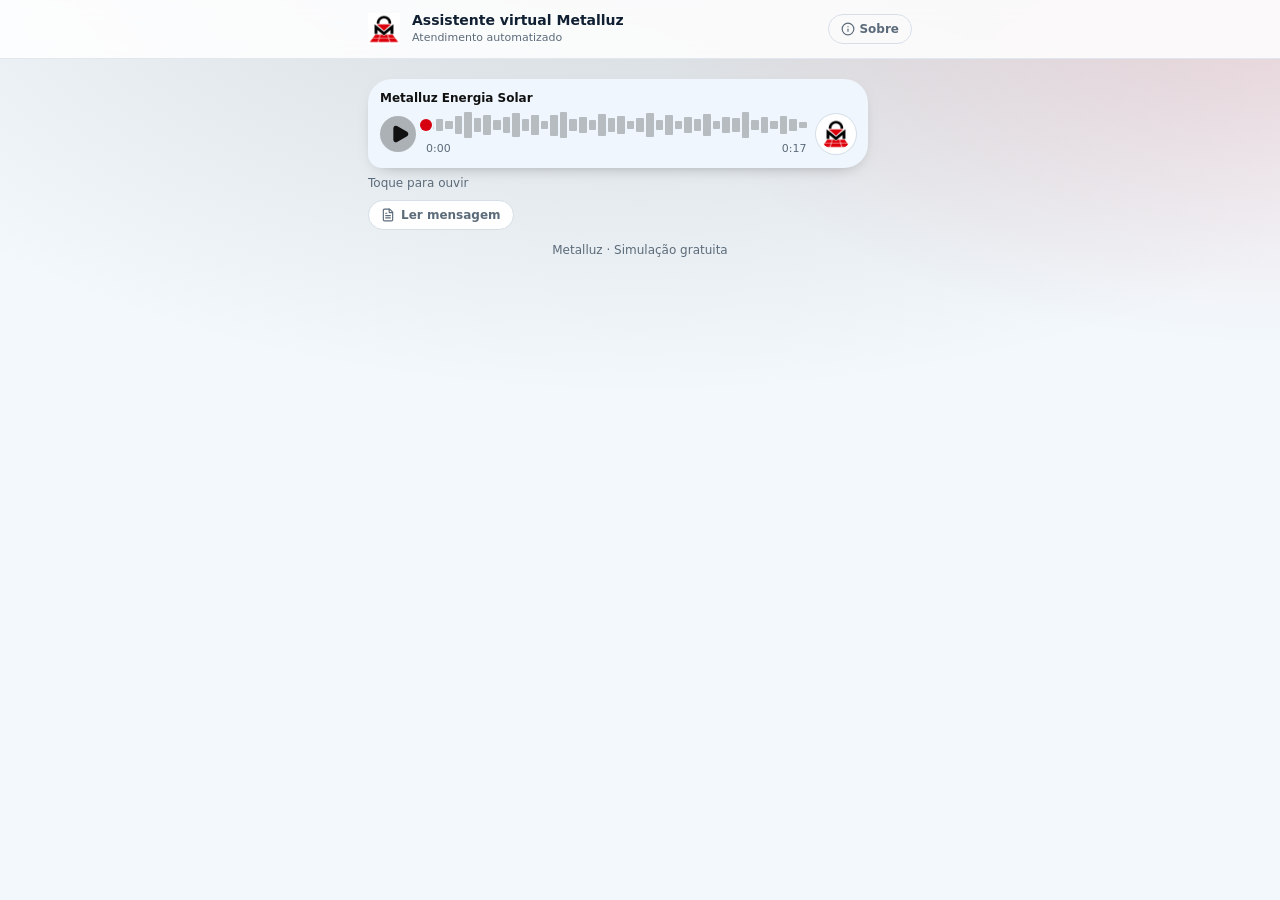
<file: metalluz/chat/index.html>
<!doctype html>
<html lang="pt-BR"><head><meta charset="utf-8"><meta name="viewport" content="width=device-width,initial-scale=1"><title>Assistente Metalluz</title><link rel="stylesheet" href="styles.css?v=20261022-6"><style>:root{--primary:#111111;--bubble-user:#111111;--accent:#D7000F;--ring:#111111}html{font-size:16px}body{margin:0}button,a,input{touch-action:manipulation}body>div{min-height:100dvh}</style></head><body><div id="app"></div><script type="module" src="app.js?v=20261022-6"></script></body></html>
</file>
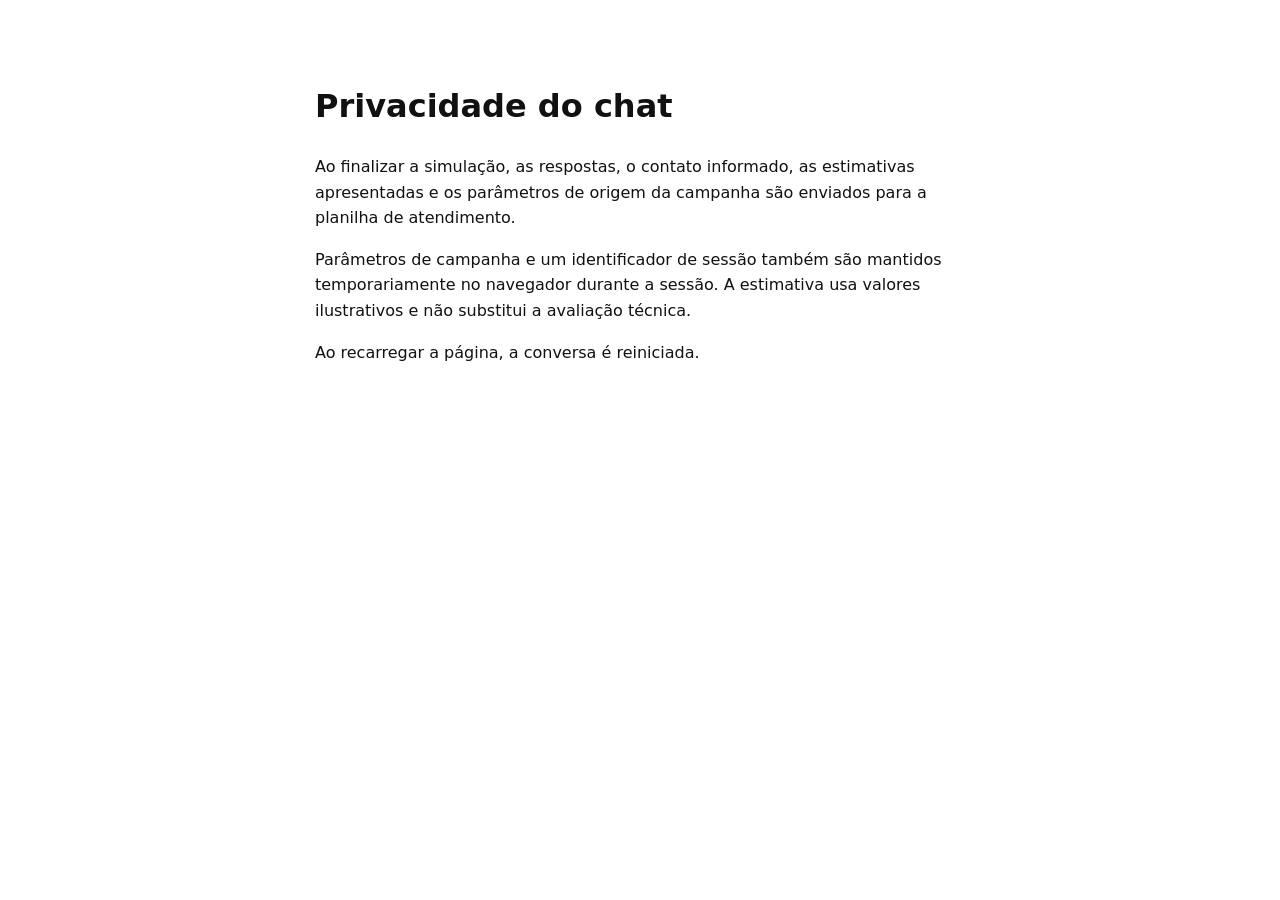
<file: metalluz/chat/privacidade.html>
<!doctype html><html lang="pt-BR"><head><meta charset="utf-8"><meta name="viewport" content="width=device-width,initial-scale=1"><title>Privacidade do chat</title><style>body{font:16px/1.6 system-ui,sans-serif;max-width:650px;margin:40px auto;padding:20px;color:#111111}</style></head><body><h1>Privacidade do chat</h1><p>Ao finalizar a simulação, as respostas, o contato informado, as estimativas apresentadas e os parâmetros de origem da campanha são enviados para a planilha de atendimento.</p><p>Parâmetros de campanha e um identificador de sessão também são mantidos temporariamente no navegador durante a sessão. A estimativa usa valores ilustrativos e não substitui a avaliação técnica.</p><p>Ao recarregar a página, a conversa é reiniciada.</p></body></html>
</file>
<file: metalluz/css/solar-chat.css>
[data-component="blocks/form"]{border-radius:0 48px 0 48px;overflow:hidden}
#solar-chat-launcher,#solar-chat-panel,#solar-chat-panel *{box-sizing:border-box}
#solar-chat-launcher{position:fixed;right:24px;bottom:24px;z-index:9990;display:flex;align-items:center;justify-content:center;width:56px;height:56px;border:0;border-radius:50%;background:#111111;color:#fff;padding:0;box-shadow:0 6px 24px #11111140;font:700 14px/1.2 Arial,sans-serif;cursor:pointer}
#solar-chat-launcher svg{width:24px;height:24px;flex:none}
#solar-chat-launcher:hover{background:#2a2a2a}
#solar-chat-launcher:focus-visible,#solar-chat-close:focus-visible{outline:3px solid #D7000F;outline-offset:4px}
#solar-chat-panel{position:fixed;right:24px;bottom:94px;z-index:9991;width:400px;height:620px;max-height:calc(100dvh - 118px);max-width:calc(100vw - 32px);border-radius:22px;background:#fff;box-shadow:0 12px 50px #11111145;border:1px solid #dce1ec;overflow:hidden;display:flex;flex-direction:column}
#solar-chat-panel[hidden]{display:none}
#solar-chat-bar{display:flex;align-items:center;justify-content:space-between;background:#111111;color:white;padding:10px 14px;font:700 14px/1.3 Arial,sans-serif;flex:none}
#solar-chat-close{display:flex;align-items:center;justify-content:center;width:34px;height:34px;border:0;border-radius:50%;background:#ffffff20;color:#fff;font:24px/1 Arial,sans-serif;cursor:pointer}
#solar-chat-frame{display:block;width:100%;flex:1;min-height:0;border:0;background:#f5f8fb}
#solar-chat-file-warning{margin:auto;padding:32px 24px;text-align:center;color:#111111;font:15px/1.5 Arial,sans-serif}
#solar-chat-file-warning strong{display:block;font-size:18px;margin-bottom:8px}
#solar-chat-file-warning p{margin:0 0 18px;color:#4b5563}
#solar-chat-file-warning a{display:inline-block;border-radius:999px;background:#D7000F;color:#111111;padding:11px 18px;font-weight:700;text-decoration:none}
@media(max-width:600px){#solar-chat-launcher{right:16px;bottom:max(16px,env(safe-area-inset-bottom));padding:0}#solar-chat-panel{left:16px;right:16px;bottom:88px;width:auto;max-width:none;height:calc(100dvh - 120px);max-height:680px;border-radius:18px}}
</file>
<file: metalluz/css/main.min.css>
/*! normalize.css v3.0.2 | MIT License | git.io/normalize */html{font-family:sans-serif;-ms-text-size-adjust:100%;-webkit-text-size-adjust:100%}body{margin:0}article,aside,details,figcaption,figure,footer,header,hgroup,main,menu,nav,section,summary{display:block}audio,canvas,progress,video{display:inline-block;vertical-align:baseline}audio:not([controls]){display:none;height:0}[hidden],template{display:none}a{background-color:transparent}a:active,a:hover{outline:0}abbr[title]{border-bottom:1px dotted}b,strong{font-weight:700}dfn{font-style:italic}h1{font-size:2em;margin:.67em 0}mark{background:#ff0;color:#000}small{font-size:80%}sub,sup{font-size:75%;line-height:0;position:relative;vertical-align:baseline}sup{top:-.5em}sub{bottom:-.25em}img{border:0;vertical-align:bottom}svg:not(:root){overflow:hidden}figure{margin:1em 40px}hr{box-sizing:content-box;height:0}pre{overflow:auto}code,kbd,pre,samp{font-family:monospace,monospace;font-size:1em}button,input,optgroup,select,textarea{color:inherit;font:inherit;margin:0}button{overflow:visible}button,select{text-transform:none}button,html input[type=button],input[type=reset],input[type=submit]{-webkit-appearance:button;cursor:pointer}button[disabled],html input[disabled]{cursor:default}button::-moz-focus-inner,input::-moz-focus-inner{border:0;padding:0}input{line-height:normal}input[type=checkbox],input[type=radio]{box-sizing:border-box;padding:0}input[type=number]::-webkit-inner-spin-button,input[type=number]::-webkit-outer-spin-button{height:auto}input[type=search]{-webkit-appearance:textfield;box-sizing:content-box}input[type=search]::-webkit-search-cancel-button,input[type=search]::-webkit-search-decoration{-webkit-appearance:none}fieldset{border:0;margin:0 2px;padding:.35em .625em .75em}legend{border:0;padding:0}textarea{overflow:auto}optgroup{font-weight:700}table{border-collapse:collapse;border-spacing:0}td,th{padding:0}body.compensate-for-scrollbar{overflow:hidden}.fancybox-active{height:auto}.fancybox-is-hidden{left:-9999px;margin:0;position:absolute!important;top:-9999px;visibility:hidden}.fancybox-container{-webkit-backface-visibility:hidden;height:100%;left:0;outline:none;position:fixed;-webkit-tap-highlight-color:transparent;top:0;-ms-touch-action:manipulation;touch-action:manipulation;-webkit-transform:translateZ(0);transform:translateZ(0);width:100%;z-index:99992}.fancybox-container *{box-sizing:border-box}.fancybox-bg,.fancybox-inner,.fancybox-outer,.fancybox-stage{bottom:0;left:0;position:absolute;right:0;top:0}.fancybox-outer{-webkit-overflow-scrolling:touch;overflow-y:auto}.fancybox-bg{background:#1e1e1e;opacity:0;-webkit-transition-duration:inherit;transition-duration:inherit;-webkit-transition-property:opacity;transition-property:opacity;-webkit-transition-timing-function:cubic-bezier(.47,0,.74,.71);transition-timing-function:cubic-bezier(.47,0,.74,.71)}.fancybox-is-open .fancybox-bg{opacity:.9;-webkit-transition-timing-function:cubic-bezier(.22,.61,.36,1);transition-timing-function:cubic-bezier(.22,.61,.36,1)}.fancybox-caption,.fancybox-infobar,.fancybox-navigation .fancybox-button,.fancybox-toolbar{direction:ltr;opacity:0;position:absolute;-webkit-transition:opacity .25s ease,visibility 0s ease .25s;transition:opacity .25s ease,visibility 0s ease .25s;visibility:hidden;z-index:99997}.fancybox-show-caption .fancybox-caption,.fancybox-show-infobar .fancybox-infobar,.fancybox-show-nav .fancybox-navigation .fancybox-button,.fancybox-show-toolbar .fancybox-toolbar{opacity:1;-webkit-transition:opacity .25s ease 0s,visibility 0s ease 0s;transition:opacity .25s ease 0s,visibility 0s ease 0s;visibility:visible}.fancybox-infobar{color:#ccc;font-size:13px;-webkit-font-smoothing:subpixel-antialiased;height:44px;left:0;line-height:44px;min-width:44px;mix-blend-mode:difference;padding:0 10px;pointer-events:none;top:0;-webkit-touch-callout:none;-webkit-user-select:none;-moz-user-select:none;-ms-user-select:none;user-select:none}.fancybox-toolbar{right:0;top:0}.fancybox-stage{direction:ltr;overflow:visible;-webkit-transform:translateZ(0);transform:translateZ(0);z-index:99994}.fancybox-is-open .fancybox-stage{overflow:hidden}.fancybox-slide{-webkit-backface-visibility:hidden;display:none;height:100%;left:0;outline:none;overflow:auto;-webkit-overflow-scrolling:touch;padding:44px;position:absolute;text-align:center;top:0;-webkit-transition-property:opacity,-webkit-transform;transition-property:opacity,-webkit-transform;transition-property:transform,opacity;transition-property:transform,opacity,-webkit-transform;white-space:normal;width:100%;z-index:99994}.fancybox-slide:before{content:"";display:inline-block;font-size:0;height:100%;vertical-align:middle;width:0}.fancybox-is-sliding .fancybox-slide,.fancybox-slide--current,.fancybox-slide--next,.fancybox-slide--previous{display:block}.fancybox-slide--image{overflow:hidden;padding:44px 0}.fancybox-slide--image:before{display:none}.fancybox-slide--html{padding:6px}.fancybox-content{background:#fff;display:inline-block;margin:0;max-width:100%;overflow:auto;-webkit-overflow-scrolling:touch;padding:44px;position:relative;text-align:left;vertical-align:middle}.fancybox-slide--image .fancybox-content{-webkit-animation-timing-function:cubic-bezier(.5,0,.14,1);animation-timing-function:cubic-bezier(.5,0,.14,1);-webkit-backface-visibility:hidden;background:transparent;background-repeat:no-repeat;background-size:100% 100%;left:0;max-width:none;overflow:visible;padding:0;position:absolute;top:0;-ms-transform-origin:top left;-webkit-transform-origin:top left;transform-origin:top left;-webkit-transition-property:opacity,-webkit-transform;transition-property:opacity,-webkit-transform;transition-property:transform,opacity;transition-property:transform,opacity,-webkit-transform;-webkit-user-select:none;-moz-user-select:none;-ms-user-select:none;user-select:none;z-index:99995}.fancybox-can-zoomOut .fancybox-content{cursor:-webkit-zoom-out;cursor:zoom-out}.fancybox-can-zoomIn .fancybox-content{cursor:-webkit-zoom-in;cursor:zoom-in}.fancybox-can-pan .fancybox-content,.fancybox-can-swipe .fancybox-content{cursor:-webkit-grab;cursor:grab}.fancybox-is-grabbing .fancybox-content{cursor:-webkit-grabbing;cursor:grabbing}.fancybox-container [data-selectable=true]{cursor:text}.fancybox-image,.fancybox-spaceball{background:transparent;border:0;height:100%;left:0;margin:0;max-height:none;max-width:none;padding:0;position:absolute;top:0;-webkit-user-select:none;-moz-user-select:none;-ms-user-select:none;user-select:none;width:100%}.fancybox-spaceball{z-index:1}.fancybox-slide--iframe .fancybox-content,.fancybox-slide--map .fancybox-content,.fancybox-slide--pdf .fancybox-content,.fancybox-slide--video .fancybox-content{height:100%;overflow:visible;padding:0;width:100%}.fancybox-slide--video .fancybox-content{background:#000}.fancybox-slide--map .fancybox-content{background:#e5e3df}.fancybox-slide--iframe .fancybox-content{background:#fff}.fancybox-iframe,.fancybox-video{background:transparent;border:0;display:block;height:100%;margin:0;overflow:hidden;padding:0;width:100%}.fancybox-iframe{left:0;position:absolute;top:0}.fancybox-error{background:#fff;cursor:default;max-width:400px;padding:40px;width:100%}.fancybox-error p{color:#444;font-size:16px;line-height:20px;margin:0;padding:0}.fancybox-button{background:rgba(30,30,30,.6);border:0;border-radius:0;box-shadow:none;cursor:pointer;display:inline-block;height:44px;margin:0;padding:10px;position:relative;-webkit-transition:color .2s;transition:color .2s;vertical-align:top;visibility:inherit;width:44px}.fancybox-button,.fancybox-button:link,.fancybox-button:visited{color:#ccc}.fancybox-button:hover{color:#fff}.fancybox-button:focus{outline:none}.fancybox-button.fancybox-focus{outline:1px dotted}.fancybox-button[disabled],.fancybox-button[disabled]:hover{color:#888;cursor:default;outline:none}.fancybox-button div{height:100%}.fancybox-button svg{display:block;height:100%;overflow:visible;position:relative;width:100%}.fancybox-button svg path{fill:currentColor;stroke-width:0}.fancybox-button--fsenter svg:nth-child(2),.fancybox-button--fsexit svg:first-child,.fancybox-button--pause svg:first-child,.fancybox-button--play svg:nth-child(2){display:none}.fancybox-progress{background:#ff5268;height:2px;left:0;position:absolute;right:0;top:0;-ms-transform:scaleX(0);-webkit-transform:scaleX(0);transform:scaleX(0);-ms-transform-origin:0;-webkit-transform-origin:0;transform-origin:0;-webkit-transition-property:-webkit-transform;transition-property:-webkit-transform;transition-property:transform;transition-property:transform,-webkit-transform;-webkit-transition-timing-function:linear;transition-timing-function:linear;z-index:99998}.fancybox-close-small{background:transparent;border:0;border-radius:0;color:#ccc;cursor:pointer;opacity:.8;padding:8px;position:absolute;right:-12px;top:-44px;z-index:401}.fancybox-close-small:hover{color:#fff;opacity:1}.fancybox-slide--html .fancybox-close-small{color:currentColor;padding:10px;right:0;top:0}.fancybox-slide--image.fancybox-is-scaling .fancybox-content{overflow:hidden}.fancybox-is-scaling .fancybox-close-small,.fancybox-is-zoomable.fancybox-can-pan .fancybox-close-small{display:none}.fancybox-navigation{position:static}.fancybox-navigation .fancybox-button{background-clip:content-box;height:100px;opacity:0;position:absolute;top:calc(50% - 50px);width:70px}.fancybox-navigation .fancybox-button div{padding:7px}.fancybox-navigation .fancybox-button--arrow_left{left:0;left:env(safe-area-inset-left);padding:31px 26px 31px 6px}.fancybox-navigation .fancybox-button--arrow_right{padding:31px 6px 31px 26px;right:0;right:env(safe-area-inset-right)}.fancybox-caption{background:-webkit-linear-gradient(bottom,rgba(0,0,0,.85),rgba(0,0,0,.3) 50%,rgba(0,0,0,.15) 65%,rgba(0,0,0,.075) 75.5%,rgba(0,0,0,.037) 82.85%,rgba(0,0,0,.019) 88%,transparent);background:linear-gradient(0deg,rgba(0,0,0,.85) 0,rgba(0,0,0,.3) 50%,rgba(0,0,0,.15) 65%,rgba(0,0,0,.075) 75.5%,rgba(0,0,0,.037) 82.85%,rgba(0,0,0,.019) 88%,transparent);bottom:0;color:#eee;font-size:14px;font-weight:400;left:0;line-height:1.5;padding:75px 44px 25px;pointer-events:none;right:0;text-align:center;z-index:99996}@supports (padding:max(0px)){.fancybox-caption{padding:75px 44px 25px}}.fancybox-caption--separate{margin-top:-50px}.fancybox-caption__body{max-height:50vh;overflow:auto;pointer-events:all}.fancybox-caption a,.fancybox-caption a:link,.fancybox-caption a:visited{color:#ccc;text-decoration:none}.fancybox-caption a:hover{color:#fff;text-decoration:underline}.fancybox-loading{-webkit-animation:fancybox-rotate 1s linear infinite;animation:fancybox-rotate 1s linear infinite;background:transparent;border:4px solid;border-color:#888 #888 #fff;border-radius:50%;height:50px;left:50%;margin:-25px 0 0 -25px;opacity:.7;padding:0;position:absolute;top:50%;width:50px;z-index:99999}@-webkit-keyframes fancybox-rotate{to{-webkit-transform:rotate(1turn);transform:rotate(1turn)}}@keyframes fancybox-rotate{to{-webkit-transform:rotate(1turn);transform:rotate(1turn)}}.fancybox-animated{-webkit-transition-timing-function:cubic-bezier(0,0,.25,1);transition-timing-function:cubic-bezier(0,0,.25,1)}.fancybox-fx-slide.fancybox-slide--previous{opacity:0;-webkit-transform:translate3d(-100%,0,0);transform:translate3d(-100%,0,0)}.fancybox-fx-slide.fancybox-slide--next{opacity:0;-webkit-transform:translate3d(100%,0,0);transform:translate3d(100%,0,0)}.fancybox-fx-slide.fancybox-slide--current{opacity:1;-webkit-transform:translateZ(0);transform:translateZ(0)}.fancybox-fx-fade.fancybox-slide--next,.fancybox-fx-fade.fancybox-slide--previous{opacity:0;-webkit-transition-timing-function:cubic-bezier(.19,1,.22,1);transition-timing-function:cubic-bezier(.19,1,.22,1)}.fancybox-fx-fade.fancybox-slide--current{opacity:1}.fancybox-fx-zoom-in-out.fancybox-slide--previous{opacity:0;-webkit-transform:scale3d(1.5,1.5,1.5);transform:scale3d(1.5,1.5,1.5)}.fancybox-fx-zoom-in-out.fancybox-slide--next{opacity:0;-webkit-transform:scale3d(.5,.5,.5);transform:scale3d(.5,.5,.5)}.fancybox-fx-zoom-in-out.fancybox-slide--current{opacity:1;-webkit-transform:scaleX(1);transform:scaleX(1)}.fancybox-fx-rotate.fancybox-slide--previous{opacity:0;-ms-transform:rotate(-1turn);-webkit-transform:rotate(-1turn);transform:rotate(-1turn)}.fancybox-fx-rotate.fancybox-slide--next{opacity:0;-ms-transform:rotate(1turn);-webkit-transform:rotate(1turn);transform:rotate(1turn)}.fancybox-fx-rotate.fancybox-slide--current{opacity:1;-ms-transform:rotate(0deg);-webkit-transform:rotate(0deg);transform:rotate(0deg)}.fancybox-fx-circular.fancybox-slide--previous{opacity:0;-webkit-transform:scale3d(0,0,0) translate3d(-100%,0,0);transform:scale3d(0,0,0) translate3d(-100%,0,0)}.fancybox-fx-circular.fancybox-slide--next{opacity:0;-webkit-transform:scale3d(0,0,0) translate3d(100%,0,0);transform:scale3d(0,0,0) translate3d(100%,0,0)}.fancybox-fx-circular.fancybox-slide--current{opacity:1;-webkit-transform:scaleX(1) translateZ(0);transform:scaleX(1) translateZ(0)}.fancybox-fx-tube.fancybox-slide--previous{-webkit-transform:translate3d(-100%,0,0) scale(.1) skew(-10deg);transform:translate3d(-100%,0,0) scale(.1) skew(-10deg)}.fancybox-fx-tube.fancybox-slide--next{-webkit-transform:translate3d(100%,0,0) scale(.1) skew(10deg);transform:translate3d(100%,0,0) scale(.1) skew(10deg)}.fancybox-fx-tube.fancybox-slide--current{-webkit-transform:translateZ(0) scale(1);transform:translateZ(0) scale(1)}@media (max-height:576px){.fancybox-slide{padding-left:6px;padding-right:6px}.fancybox-slide--image{padding:6px 0}.fancybox-close-small{right:-6px}.fancybox-slide--image .fancybox-close-small{background:#4e4e4e;color:#f2f4f6;height:36px;opacity:1;padding:6px;right:0;top:0;width:36px}.fancybox-caption{padding-left:12px;padding-right:12px}@supports (padding:max(0px)){.fancybox-caption{padding-left:12px;padding-right:12px}}}.fancybox-share{background:#f4f4f4;border-radius:3px;max-width:90%;padding:30px;text-align:center}.fancybox-share h1{color:#222;font-size:35px;font-weight:700;margin:0 0 20px}.fancybox-share p{margin:0;padding:0}.fancybox-share__button{border:0;border-radius:3px;display:inline-block;font-size:14px;font-weight:700;line-height:40px;margin:0 5px 10px;min-width:130px;padding:0 15px;text-decoration:none;-webkit-transition:all .2s;transition:all .2s;-webkit-user-select:none;-moz-user-select:none;-ms-user-select:none;user-select:none;white-space:nowrap}.fancybox-share__button:link,.fancybox-share__button:visited{color:#fff}.fancybox-share__button:hover{text-decoration:none}.fancybox-share__button--fb{background:#3b5998}.fancybox-share__button--fb:hover{background:#344e86}.fancybox-share__button--pt{background:#bd081d}.fancybox-share__button--pt:hover{background:#aa0719}.fancybox-share__button--tw{background:#1da1f2}.fancybox-share__button--tw:hover{background:#0d95e8}.fancybox-share__button svg{height:25px;margin-right:7px;position:relative;top:-1px;vertical-align:middle;width:25px}.fancybox-share__button svg path{fill:#fff}.fancybox-share__input{background:transparent;border:0;border-bottom:1px solid #d7d7d7;border-radius:0;color:#5d5b5b;font-size:14px;margin:10px 0 0;outline:none;padding:10px 15px;width:100%}.fancybox-thumbs{background:#ddd;bottom:0;display:none;margin:0;-webkit-overflow-scrolling:touch;-ms-overflow-style:-ms-autohiding-scrollbar;padding:2px 2px 4px;position:absolute;right:0;-webkit-tap-highlight-color:rgba(0,0,0,0);top:0;width:212px;z-index:99995}.fancybox-thumbs-x{overflow-x:auto;overflow-y:hidden}.fancybox-show-thumbs .fancybox-thumbs{display:block}.fancybox-show-thumbs .fancybox-inner{right:212px}.fancybox-thumbs__list{font-size:0;height:100%;list-style:none;margin:0;overflow-x:hidden;overflow-y:auto;padding:0;position:absolute;position:relative;white-space:nowrap;width:100%}.fancybox-thumbs-x .fancybox-thumbs__list{overflow:hidden}.fancybox-thumbs-y .fancybox-thumbs__list::-webkit-scrollbar{width:7px}.fancybox-thumbs-y .fancybox-thumbs__list::-webkit-scrollbar-track{background:#fff;border-radius:10px;box-shadow:inset 0 0 6px rgba(0,0,0,.3)}.fancybox-thumbs-y .fancybox-thumbs__list::-webkit-scrollbar-thumb{background:#2a2a2a;border-radius:10px}.fancybox-thumbs__list a{-webkit-backface-visibility:hidden;backface-visibility:hidden;background-color:rgba(0,0,0,.1);background-position:50%;background-repeat:no-repeat;background-size:cover;cursor:pointer;float:left;height:75px;margin:2px;max-height:calc(100% - 8px);max-width:calc(50% - 4px);outline:none;overflow:hidden;padding:0;position:relative;-webkit-tap-highlight-color:transparent;width:100px}.fancybox-thumbs__list a:before{border:6px solid #ff5268;bottom:0;content:"";left:0;opacity:0;position:absolute;right:0;top:0;-webkit-transition:all .2s cubic-bezier(.25,.46,.45,.94);transition:all .2s cubic-bezier(.25,.46,.45,.94);z-index:99991}.fancybox-thumbs__list a:focus:before{opacity:.5}.fancybox-thumbs__list a.fancybox-thumbs-active:before{opacity:1}@media (max-width:576px){.fancybox-thumbs{width:110px}.fancybox-show-thumbs .fancybox-inner{right:110px}.fancybox-thumbs__list a{max-width:calc(100% - 10px)}}*{-webkit-font-smoothing:antialiased;-moz-osx-font-smoothing:grayscale;text-rendering:geometricPrecision;-webkit-tap-highlight-color:rgba(0,0,0,0);outline:none!important;box-sizing:border-box;position:relative}article,blockquote,body,div,figure,form,h1,h2,h3,h4,h5,h6,header,html,li,main,nav,ol,p,section,ul{margin:0;padding:0}body,html{height:100%}b,h1,h2,h3,h4,h5,h6,strong{font-weight:400;font-size:inherit}a,a:focus{color:inherit;text-decoration:none}:focus{outline:none}a:hover{color:inherit;text-decoration:none}b,strong{font-weight:600}li,ol,ul{list-style-type:none}button,input,select,textarea{margin:0;padding:0;border:0;border-radius:0;outline:0;resize:none;background-color:transparent;-webkit-appearance:none}img{max-width:100%}::-webkit-input-placeholder{color:#000}::-moz-placeholder{color:#000}:-ms-input-placeholder{color:#000}::-ms-input-placeholder{color:#000}::placeholder{color:#000}.svg-icon-lib{border:0!important;clip:rect(0 0 0 0)!important;height:1px!important;margin:-1px!important;overflow:hidden!important;padding:0!important;position:absolute!important;width:1px!important}a svg,button svg{pointer-events:none}@font-face{font-display:swap;font-family:Montserrat;src:url(../fonts/Montserrat-Regular.woff2) format("woff2"),url(../fonts/Montserrat-Regular.woff) format("woff");font-weight:400;font-style:normal}@font-face{font-display:swap;font-family:Montserrat;src:url(../fonts/Montserrat-Medium.woff2) format("woff2"),url(../fonts/Montserrat-Medium.woff) format("woff");font-weight:500;font-style:normal}@font-face{font-display:swap;font-family:Montserrat;src:url(../fonts/Montserrat-Bold.woff2) format("woff2"),url(../fonts/Montserrat-Bold.woff) format("woff");font-weight:700;font-style:normal}@font-face{font-display:swap;font-family:Montserrat;src:url(../fonts/Montserrat-ExtraBold.woff2) format("woff2"),url(../fonts/Montserrat-ExtraBold.woff) format("woff");font-weight:900;font-style:normal}.rmvtxt{overflow:hidden}.logo-eletrobidu,.rmvtxt{text-indent:-9999px;display:block}.logo-eletrobidu{width:246rem;height:58rem;background:url(../images/logo-eletrobidu.webp) no-repeat 50%/contain}.btn-default{position:relative;display:block;width:-webkit-fit-content;width:-moz-fit-content;width:fit-content;min-width:550rem;font-size:32rem;line-height:1em;font-weight:700;color:#fff;text-transform:uppercase;font-family:Montserrat,Arial,Helvetica,sans-serif;border-radius:60rem;padding:25rem 30rem;background-color:#D7000F;overflow:hidden;margin:0 auto}@media (max-width:1250px){.btn-default{font-size:26rem;padding:25rem}}@media (max-width:980px){.btn-default{min-width:510rem}}@media (max-width:767px){.btn-default{min-width:300rem;font-size:21rem;padding:15rem 10rem}}.btn-default:before{position:absolute;content:"";width:100%;height:100%;top:0;left:0;-webkit-transform:translateY(100%);-ms-transform:translateY(100%);transform:translateY(100%);background-color:#A8000B;-webkit-transition:-webkit-transform .4s ease;transition:-webkit-transform .4s ease;transition:transform .4s ease;transition:transform .4s ease,-webkit-transform .4s ease}.desktop .btn-default:hover:before{-webkit-transform:translateY(0);-ms-transform:translateY(0);transform:translateY(0)}.title-default{font-size:60rem;line-height:1.2em;color:#111111;font-weight:500;text-align:center;font-family:Montserrat,Arial,Helvetica,sans-serif;margin-bottom:50rem}@media (max-width:1250px){.title-default{font-size:50rem}}@media (max-width:980px){.title-default{font-size:36rem}}@media (max-width:767px){.title-default{font-size:21rem;margin-bottom:35rem}}.title-default b{font-weight:700;color:#D7000F}.icon-play{position:absolute;display:block;width:250rem;height:212rem;top:50%;left:50%;margin:-106rem 0 0 -125rem;background:url(../images/icon-play.webp) no-repeat 50%/contain;z-index:1}@media (max-width:980px){.icon-play{width:200rem;height:170rem;margin:-85rem 0 0 -100rem}}@media (max-width:767px){.icon-play{width:140rem;height:120rem;margin:-60rem 0 0 -70rem}}.thumb-video{position:relative;display:block;width:750rem;border-radius:40rem;margin:0 auto;overflow:hidden;box-shadow:0 0 77rem -7rem rgba(0,0,0,.6)}@media (max-width:1250px){.thumb-video{width:700rem}}@media (max-width:980px){.thumb-video{width:510rem;border-radius:20rem}}@media (max-width:767px){.thumb-video{width:300rem;border-radius:15rem}}.desktop .thumb-video:hover .icon-play{-webkit-transform:scale(1.1);-ms-transform:scale(1.1);transform:scale(1.1)}.thumb-video .icon-play{-webkit-transition:-webkit-transform .3s ease;transition:-webkit-transform .3s ease;transition:transform .3s ease;transition:transform .3s ease,-webkit-transform .3s ease}.thumb-video img{display:block;width:100%}.only-listen{overflow:hidden;position:absolute;bottom:0;padding:0;margin:-1px;width:1px;height:1px;white-space:nowrap;outline:0;clip:rect(0 0 0 0);-webkit-clip-path:inset(50%);clip-path:inset(50%)}[data-player-type=vimeo],[data-player-type=youtube]{position:relative;height:0;padding-bottom:56.25%;width:100%;margin:auto}[data-player-type=vimeo]>div,[data-player-type=vimeo] iframe,[data-player-type=youtube]>div,[data-player-type=youtube] iframe{position:absolute;top:0;left:0;width:100%;height:100%}@media (max-width:767px){[class^=hide-].hide-max-sm{display:none!important}}@media (min-width:768px){[class^=hide-].hide-min-sm{display:none!important}}a[href="#goToContent"]{overflow:hidden;position:absolute;bottom:0;padding:0;margin:-1px;width:1px;height:1px;white-space:nowrap;outline:0;clip:rect(0 0 0 0);-webkit-clip-path:inset(50%);clip-path:inset(50%)}[class^=svg-]{display:inline-block;vertical-align:middle;fill:#000}[class^=svg-] svg,[class^=svg-] use{max-width:100%;max-height:100%;vertical-align:middle}[data-ani-type]:not([data-ani-type=sm-parallax]){visibility:hidden}.mobile [data-ani-type]:not([data-ani-type=sm-parallax]),[data-ani-type]:not([data-ani-type=sm-parallax])[data-animated=true]{visibility:visible}select::-ms-expand{display:none}img{height:auto}:root{font-size:calc(0px + .05208vw)}@media screen and (min-width:1920px){:root{font-size:1px}}@media screen and (max-width:1600px){:root{font-size:.83333333px}}@media screen and (min-width:768px) and (max-width:980px){:root{font-size:1px}}@media screen and (max-width:767px){:root{font-size:calc(0px + .23256vw)}@media screen and (min-width:430px){:root{font-size:1px}}@media screen and (max-width:320px){:root{font-size:.74418605px}}}body{background:#fff;font-size:16rem;color:#707070;font-family:Calibri,Arial,Helvetica,sans-serif}.container{position:relative;width:100%;max-width:1340rem;padding:0 30rem;margin:0 auto}@media (max-width:980px){.container{max-width:768rem}}@media (max-width:767px){.container{max-width:500rem;padding:0 20rem}}main{padding-top:82rem}@media (max-width:980px){main{padding-top:72rem}}@media (max-width:767px){main{padding-top:64rem}}@media (max-width:767px){.fancybox-slide--video{padding:44px 10px}}[data-component="blocks/form"]{position:relative;width:100%;max-width:444rem;margin:0 auto;padding:20rem 35rem 30rem;border:2rem solid #aaa;background-color:#fff}@media (max-width:980px){[data-component="blocks/form"]{max-width:none}}@media (max-width:767px){[data-component="blocks/form"]{padding:25rem 28rem}}[data-component="blocks/form"] h3{font-size:30rem;font-weight:700;color:#D7000F;text-align:center;text-transform:uppercase;font-family:Montserrat,Arial,Helvetica,sans-serif;margin-bottom:15rem}@media (max-width:767px){[data-component="blocks/form"] h3{font-size:26rem}}[data-component="blocks/form"] .form-simulator{position:static;width:100%}[data-component="blocks/form"] .form-simulator ::-webkit-input-placeholder{color:#aaa}[data-component="blocks/form"] .form-simulator :-ms-input-placeholder{color:#aaa}[data-component="blocks/form"] .form-simulator ::-moz-placeholder{color:#aaa}[data-component="blocks/form"] .form-simulator ::-ms-input-placeholder{color:#aaa}[data-component="blocks/form"] .form-simulator ::placeholder{color:#aaa}[data-component="blocks/form"] .form-simulator .field-form{display:block;width:100%;height:40rem;font-size:16rem;color:#000;padding:0 20rem;border-radius:60rem;border:2rem solid #aaa;background-color:#fff;margin-bottom:14rem}@media (max-width:767px){[data-component="blocks/form"] .form-simulator .field-form{padding:0 16rem}}[data-component="blocks/form"] .form-simulator .field-form.error{border-color:red}[data-component="blocks/form"] .form-simulator select.field-form{padding-right:50rem;background:url(../images/arrow-select.webp) no-repeat #fff 100%/34rem auto}[data-component="blocks/form"] .form-simulator .field-city{margin-bottom:0}[data-component="blocks/form"] .form-simulator .row-radio-button{font-size:18rem;text-align:center;padding-top:10rem;color:#111111}[data-component="blocks/form"] .form-simulator .row-radio-button .box-radio{-webkit-box-pack:center;-webkit-justify-content:center;-ms-flex-pack:center;justify-content:center;gap:40rem;margin-top:10rem}[data-component="blocks/form"] .form-simulator .row-radio-button .box-radio,[data-component="blocks/form"] .form-simulator .row-radio-button .box-radio label{display:-webkit-box;display:-webkit-flex;display:-ms-flexbox;display:flex;-webkit-box-align:center;-webkit-align-items:center;-ms-flex-align:center;align-items:center}[data-component="blocks/form"] .form-simulator .row-radio-button .box-radio label{position:relative;cursor:pointer}.desktop [data-component="blocks/form"] .form-simulator .row-radio-button .box-radio label:hover input:not(:checked)+.radio-button{background-color:#eaeaea}[data-component="blocks/form"] .form-simulator .row-radio-button .box-radio label input{position:absolute;top:0;left:0;opacity:0}[data-component="blocks/form"] .form-simulator .row-radio-button .box-radio label input:checked+.radio-button:before{opacity:1}[data-component="blocks/form"] .form-simulator .row-radio-button .box-radio label input.error+.radio-button{border:2rem solid red}[data-component="blocks/form"] .form-simulator .row-radio-button .box-radio label .radio-button{position:relative;display:block;width:16rem;height:16rem;border:2rem solid #aaa;border-radius:50%;background-color:#fff;margin-right:10rem;-webkit-transition:background-color .3s ease;transition:background-color .3s ease}[data-component="blocks/form"] .form-simulator .row-radio-button .box-radio label .radio-button:before{position:absolute;content:"";width:50%;height:50%;top:50%;left:50%;opacity:0;border-radius:50%;-webkit-transform:translate(-50%,-50%);-ms-transform:translate(-50%,-50%);transform:translate(-50%,-50%);background-color:#111111;-webkit-transition:opacity .3s ease;transition:opacity .3s ease}[data-component="blocks/form"] .form-simulator .row-radio-button .box-radio label .txt-label{display:block;line-height:1em}[data-component="blocks/form"] .form-simulator .box-consumption{padding-top:25rem}[data-component="blocks/form"] .form-simulator h4{font-size:21rem;color:#111111;font-weight:700;text-align:center;text-transform:uppercase;font-family:Montserrat,Arial,Helvetica,sans-serif;margin-bottom:15rem}@media (max-width:767px){[data-component="blocks/form"] .form-simulator h4{font-size:20rem}}[data-component="blocks/form"] .form-simulator .options-consumption{display:-webkit-box;display:-webkit-flex;display:-ms-flexbox;display:flex;-webkit-flex-wrap:wrap;-ms-flex-wrap:wrap;flex-wrap:wrap;-webkit-box-align:center;-webkit-align-items:center;-ms-flex-align:center;align-items:center;-webkit-box-pack:center;-webkit-justify-content:center;-ms-flex-pack:center;justify-content:center;gap:8rem;width:100%}@media (max-width:980px){[data-component="blocks/form"] .form-simulator .options-consumption{gap:10rem;max-width:500rem;margin:0 auto}}[data-component="blocks/form"] .form-simulator .options-consumption label{position:relative;display:block;cursor:pointer}.desktop [data-component="blocks/form"] .form-simulator .options-consumption label:hover input:not(:checked)+.txt-label{background-color:#eaeaea}[data-component="blocks/form"] .form-simulator .options-consumption label input{position:absolute;top:0;left:0;opacity:0}[data-component="blocks/form"] .form-simulator .options-consumption label input:checked+.txt-label{color:#fff;background-color:#D7000F}[data-component="blocks/form"] .form-simulator .options-consumption label input.error+.txt-label{border:2rem solid red}[data-component="blocks/form"] .form-simulator .options-consumption label .txt-label{display:inline-block;font-size:15rem;color:#111111;text-align:center;white-space:nowrap;border:2rem solid #aaa;border-radius:60rem;padding:7rem 10rem;background-color:#fff;-webkit-transition:color .3s ease,background-color .3s ease;transition:color .3s ease,background-color .3s ease}[data-component="blocks/form"] .form-simulator .box-button{display:-webkit-box;display:-webkit-flex;display:-ms-flexbox;display:flex;-webkit-box-pack:center;-webkit-justify-content:center;-ms-flex-pack:center;justify-content:center;margin-top:30rem}[data-component="blocks/form"] .form-simulator .box-button .btn-calculate{width:210rem;min-width:0;font-size:20rem;border-radius:60rem;padding:15rem 20rem}[data-component="blocks/form"] .form-simulator.sending .loader{display:block}[data-component="blocks/form"] .form-simulator .loader{position:absolute;display:none;width:100%;height:100%;top:0;left:0;padding:0;background-color:hsla(0,0%,100%,.85);z-index:2}[data-component="blocks/form"] .form-simulator .loader img{position:absolute;display:block;width:100rem;top:50%;left:50%;-webkit-transform:translate(-50%,-50%);-ms-transform:translate(-50%,-50%);transform:translate(-50%,-50%)}[data-component="blocks/form"] .form-simulator.form-error .msg-error{display:block}[data-component="blocks/form"] .form-simulator .msg-error{display:none;font-size:14rem;color:#fff;text-align:center;margin-top:20rem}[data-component="pages/404"] .not-found{min-height:400px;padding-top:90px;display:-webkit-box;display:-webkit-flex;display:-ms-flexbox;display:flex;-webkit-box-align:center;-webkit-align-items:center;-ms-flex-align:center;align-items:center;-webkit-box-pack:center;-webkit-justify-content:center;-ms-flex-pack:center;justify-content:center}[data-component="pages/404"] .not-found h2{font-size:45px;font-weight:800;color:#000}[data-component="sections/section-video-1"]{position:relative;padding:100rem 0;overflow:hidden}@media (max-width:1250px){[data-component="sections/section-video-1"]{padding:80rem 0}}@media (max-width:980px){[data-component="sections/section-video-1"]{padding:65rem 0}}@media (max-width:767px){[data-component="sections/section-video-1"]{padding:45rem 0}}[data-component="sections/section-video-1"] .title-default{font-weight:700;text-transform:uppercase}[data-component="sections/section-video-1"] .box-video{margin-bottom:50rem}@media (max-width:767px){[data-component="sections/section-video-1"] .box-video{margin-bottom:40rem}}[data-component="sections/section-benefits"]{position:relative;padding:100rem 0;overflow:hidden;box-shadow:0 0 40rem 6rem rgba(0,0,0,.3);z-index:1}@media (max-width:1250px){[data-component="sections/section-benefits"]{padding:80rem 0}}@media (max-width:980px){[data-component="sections/section-benefits"]{padding:65rem 0}}@media (max-width:767px){[data-component="sections/section-benefits"]{padding:45rem 0}}[data-component="sections/section-benefits"] .box-benefits{display:-webkit-box;display:-webkit-flex;display:-ms-flexbox;display:flex;-webkit-box-pack:justify;-webkit-justify-content:space-between;-ms-flex-pack:justify;justify-content:space-between;-webkit-box-align:center;-webkit-align-items:center;-ms-flex-align:center;align-items:center;gap:15rem}@media (max-width:980px){[data-component="sections/section-benefits"] .box-benefits{-webkit-box-orient:vertical;-webkit-box-direction:normal;-webkit-flex-direction:column;-ms-flex-direction:column;flex-direction:column;-webkit-box-pack:center;-webkit-justify-content:center;-ms-flex-pack:center;justify-content:center}}@media (max-width:767px){[data-component="sections/section-benefits"] .box-benefits{gap:25rem}}[data-component="sections/section-benefits"] .box-benefits ul{display:-webkit-box;display:-webkit-flex;display:-ms-flexbox;display:flex;-webkit-box-orient:vertical;-webkit-box-direction:normal;-webkit-flex-direction:column;-ms-flex-direction:column;flex-direction:column;gap:25rem;width:415rem;font-size:19rem;font-weight:700;font-family:Montserrat,Arial,Helvetica,sans-serif}@media (max-width:767px){[data-component="sections/section-benefits"] .box-benefits ul{width:302rem;font-size:15rem;gap:18rem}}[data-component="sections/section-benefits"] .box-benefits ul li{display:-webkit-box;display:-webkit-flex;display:-ms-flexbox;display:flex;-webkit-box-align:center;-webkit-align-items:center;-ms-flex-align:center;align-items:center;gap:14rem;color:#fff;border-radius:60rem;padding:10rem 28rem;background-color:#111111}@media (max-width:767px){[data-component="sections/section-benefits"] .box-benefits ul li{gap:10rem;padding:10rem 20rem}}[data-component="sections/section-benefits"] .box-benefits ul li img{width:40rem}@media (max-width:767px){[data-component="sections/section-benefits"] .box-benefits ul li img{width:30rem}}[data-component="sections/section-benefits"] .box-benefits .img-center{width:348rem;margin-left:10rem}@media (max-width:1250px){[data-component="sections/section-benefits"] .box-benefits .img-center{width:300rem}}@media (max-width:980px){[data-component="sections/section-benefits"] .box-benefits .img-center{margin-bottom:10rem}}@media (max-width:767px){[data-component="sections/section-benefits"] .box-benefits .img-center{width:214rem;margin-bottom:5rem}}[data-component="sections/section-video-2"]{position:relative;color:#fff;padding:100rem 0;background-color:#111111;overflow:hidden}@media (max-width:1250px){[data-component="sections/section-video-2"]{padding:80rem 0}}@media (max-width:980px){[data-component="sections/section-video-2"]{padding:65rem 0}}@media (max-width:767px){[data-component="sections/section-video-2"]{padding:45rem 0}}[data-component="sections/section-video-2"] .title-default{color:#fff}[data-component="sections/section-video-2"] .box-video{margin-bottom:50rem}@media (max-width:767px){[data-component="sections/section-video-2"] .box-video{margin-bottom:40rem}}[data-component="sections/section-hero"]{display:-webkit-box;display:-webkit-flex;display:-ms-flexbox;display:flex;box-shadow:0 0 86px 0 rgba(0,0,0,.75);background-image:-webkit-linear-gradient(90deg,#111111,#8ea7c4 14%,#fff 43%,#fff);background-image:-ms-linear-gradient(90deg,#111111 0,#8ea7c4 14%,#fff 43%,#fff 100%);z-index:1;overflow:hidden}[data-component="sections/section-hero"] .container{display:-webkit-box;display:-webkit-flex;display:-ms-flexbox;display:flex;-webkit-box-pack:justify;-webkit-justify-content:space-between;-ms-flex-pack:justify;justify-content:space-between}@media (max-width:980px){[data-component="sections/section-hero"] .container{-webkit-box-orient:vertical;-webkit-box-direction:normal;-webkit-flex-direction:column;-ms-flex-direction:column;flex-direction:column;-webkit-box-pack:center;-webkit-justify-content:center;-ms-flex-pack:center;justify-content:center}}[data-component="sections/section-hero"] .box-text-img{position:relative;display:-webkit-box;display:-webkit-flex;display:-ms-flexbox;display:flex;-webkit-box-align:end;-webkit-align-items:flex-end;-ms-flex-align:end;align-items:flex-end}@media (max-width:1250px){[data-component="sections/section-hero"] .box-text-img{-webkit-box-align:start;-webkit-align-items:flex-start;-ms-flex-align:start;align-items:flex-start}}@media (max-width:980px){[data-component="sections/section-hero"] .box-text-img{width:100%;-webkit-box-align:center;-webkit-align-items:center;-ms-flex-align:center;align-items:center;padding:45rem 0 40rem;overflow:hidden}}@media (max-width:767px){[data-component="sections/section-hero"] .box-text-img{padding:30rem 0 20rem}}[data-component="sections/section-hero"] .box-text-img .box-text{max-width:400rem;margin-bottom:255rem}@media (max-width:1250px){[data-component="sections/section-hero"] .box-text-img .box-text{max-width:500rem;margin:0}}@media (max-width:980px){[data-component="sections/section-hero"] .box-text-img .box-text{max-width:400rem}}@media (max-width:767px){[data-component="sections/section-hero"] .box-text-img .box-text{max-width:225rem}}[data-component="sections/section-hero"] .box-text-img .box-text h2{font-size:52rem;font-weight:900;color:#111111;font-family:Montserrat,Arial,Helvetica,sans-serif}@media (max-width:980px){[data-component="sections/section-hero"] .box-text-img .box-text h2{font-size:42rem;line-height:1.1em}}@media (max-width:767px){[data-component="sections/section-hero"] .box-text-img .box-text h2{font-size:24rem}}[data-component="sections/section-hero"] .box-text-img .box-text h2 b{color:#D7000F;font-weight:900}[data-component="sections/section-hero"] .box-text-img .box-text p{font-size:25rem;max-width:340rem;margin-top:15rem}@media (max-width:980px){[data-component="sections/section-hero"] .box-text-img .box-text p{font-size:19rem;max-width:none}}@media (max-width:767px){[data-component="sections/section-hero"] .box-text-img .box-text p{font-size:15rem;margin-top:10rem}}[data-component="sections/section-hero"] .box-text-img .img-hero{position:absolute;display:block;width:622rem;left:275rem;bottom:0}@media (max-width:1250px){[data-component="sections/section-hero"] .box-text-img .img-hero{width:500rem;left:240rem}}@media (max-width:980px){[data-component="sections/section-hero"] .box-text-img .img-hero{width:292rem;left:auto;right:0;bottom:-61rem}}@media (max-width:767px){[data-component="sections/section-hero"] .box-text-img .img-hero{width:169rem;bottom:-37rem}}[data-component="sections/section-hero"] .box-text-img .img-hero img{display:block;width:100%}[data-component="sections/section-hero"] .box-form{padding:33rem 0 45rem}@media (max-width:1250px){[data-component="sections/section-hero"] .box-form{padding:30rem 0}}@media (max-width:980px){[data-component="sections/section-hero"] .box-form{width:100%;padding:0 0 40rem}}[data-component="templates/cookiebar"]{position:fixed;width:100%;bottom:0;left:0;z-index:9998;background-color:#fff;box-shadow:0 3px 9px 0 rgba(0,0,0,.5)}[data-component="templates/cookiebar"] .container{display:-webkit-box;display:-webkit-flex;display:-ms-flexbox;display:flex;-webkit-box-pack:center;-webkit-justify-content:center;-ms-flex-pack:center;justify-content:center;-webkit-box-align:center;-webkit-align-items:center;-ms-flex-align:center;align-items:center;padding:25px 20px}[data-component="templates/cookiebar"] p{display:block;font-size:15px;line-height:1.4em;margin-right:40px}[data-component="templates/cookiebar"] p a{text-decoration:underline}[data-component="templates/cookiebar"] .btn{margin-top:0;font-size:14px;padding:7px 15px;width:auto;color:#fff;border:2px solid #000;background:#fff;color:#000;border-radius:25px;text-transform:uppercase;-webkit-transition:all .3s;transition:all .3s}.desktop [data-component="templates/cookiebar"] .btn:hover{color:#fff;background:#000}@media screen and (max-width:980px){[data-component="templates/cookiebar"] .container{padding:36px 30px}}@media screen and (max-width:767px){[data-component="templates/cookiebar"] .container{-webkit-flex-wrap:wrap;-ms-flex-wrap:wrap;flex-wrap:wrap;-webkit-box-pack:start;-webkit-justify-content:flex-start;-ms-flex-pack:start;justify-content:flex-start;-webkit-box-align:start;-webkit-align-items:flex-start;-ms-flex-align:start;align-items:flex-start;padding:20px}[data-component="templates/cookiebar"] p{width:250px;margin-right:auto;font-size:11px}[data-component="templates/cookiebar"] .btn{font-size:14px;padding:5px 10px}}@media screen and (max-width:320px){[data-component="templates/cookiebar"] .btn{margin-top:10px}}[data-component="templates/footer"] .row-1{position:relative;display:-webkit-box;display:-webkit-flex;display:-ms-flexbox;display:flex;-webkit-box-align:center;-webkit-align-items:center;-ms-flex-align:center;align-items:center;-webkit-box-pack:center;-webkit-justify-content:center;-ms-flex-pack:center;justify-content:center;padding:50rem 0;z-index:1;box-shadow:0 0 40rem 6rem rgba(0,0,0,.3)}@media (max-width:767px){[data-component="templates/footer"] .row-1{padding:20rem 0}}[data-component="templates/footer"] .row-1 img{display:block;margin:0 35rem}@media (max-width:767px){[data-component="templates/footer"] .row-1 img{margin:0 24rem}}[data-component="templates/footer"] .row-1 .logo-1{width:312rem}@media (max-width:767px){[data-component="templates/footer"] .row-1 .logo-1{width:168rem}}[data-component="templates/footer"] .row-1 .logo-2{width:124rem}@media (max-width:767px){[data-component="templates/footer"] .row-1 .logo-2{width:58rem}}[data-component="templates/footer"] .row-2{color:#fff;padding:25rem 0;background-color:#111111}@media (max-width:767px){[data-component="templates/footer"] .row-2{padding:15rem 0}}[data-component="templates/footer"] .row-2 small{display:block;font-size:16rem;font-weight:700;text-align:center;padding:0 30rem}@media (max-width:767px){[data-component="templates/footer"] .row-2 small{font-size:12rem;padding:0 25rem}}[data-component="templates/header"]{position:fixed;width:100%;top:0;left:0;padding:12rem 0;background-color:#fff;box-shadow:0 0 20rem 6rem rgba(0,0,0,.3);z-index:10}@media (max-width:767px){[data-component="templates/header"]{padding:10rem 0}}[data-component="templates/header"] .logo-eletrobidu{position:relative;margin:0 auto}@media (max-width:980px){[data-component="templates/header"] .logo-eletrobidu{width:205rem;height:48rem}}@media (max-width:767px){[data-component="templates/header"] .logo-eletrobidu{width:182rem;height:44rem}}
</file>
